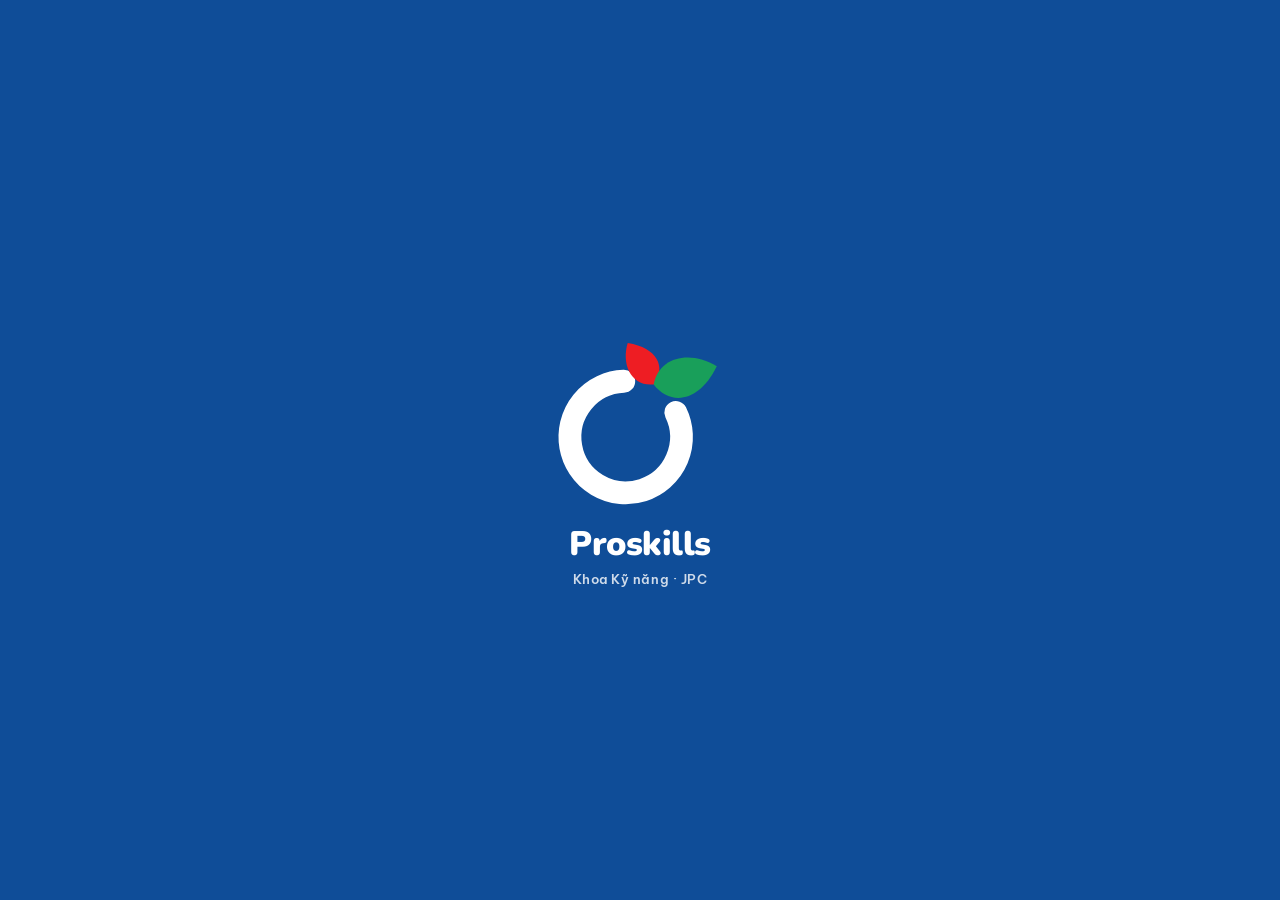
<file: index.html>
<!DOCTYPE html>
<html lang="vi">
<head>
<meta charset="utf-8">
<meta name="viewport" content="width=device-width, initial-scale=1, maximum-scale=1, user-scalable=no, viewport-fit=cover">
<title>Proskills · Khoa Kỹ năng JPC</title>
<meta name="description" content="Proskills: các khóa e-learning của Khoa Kỹ năng, JPC. Chọn module để học.">
<meta name="theme-color" content="#F6F4EE">
<!-- PS1.3.34: intro lần mở đầu trong ngày; tô nền xanh ngay từ đầu để không chớp trang chủ trước intro -->
<script>try{(function(){var d=new Date(),p=function(n){return(n<10?"0":"")+n},k=d.getFullYear()+"-"+p(d.getMonth()+1)+"-"+p(d.getDate());if(localStorage.getItem("ps.intro")!==k&&!/[?&](lich|go|m|thu)=/.test(location.search))document.documentElement.className+=" ps-intro";})();}catch(e){}</script>
<style>html.ps-intro,html.ps-intro body{background:#0F4D98!important}html.ps-intro #app{visibility:hidden}</style>
<meta name="apple-mobile-web-app-capable" content="yes">
<meta name="mobile-web-app-capable" content="yes">
<meta name="apple-mobile-web-app-status-bar-style" content="default">
<meta name="apple-mobile-web-app-title" content="Proskills">
<link rel="manifest" href="manifest.webmanifest">
<link rel="icon" type="image/png" sizes="192x192" href="icons/app-192.png">
<link rel="apple-touch-icon" href="icons/apple-touch-icon.png">
<link rel="stylesheet" href="core/core.css?v=PS1.3.57">
<link rel="stylesheet" href="hub/hub.css?v=PS1.3.57">
</head>
<body>
<main id="app" class="hub"></main>
<noscript><p style="padding:20px">Hãy bật JavaScript để học trên Proskills.</p></noscript>
<script src="config.js?v=PS1.3.57"></script>
<script src="core/core.js?v=PS1.3.57"></script>
<script src="core/pwa.js?v=PS1.3.57"></script>
<script src="core/shin.js?v=PS1.3.57"></script>
<script src="hub/avatar.js?v=PS1.3.57"></script>
<script src="hub/lich.js?v=PS1.3.57"></script>
<script src="hub/hub.js?v=PS1.3.57"></script>
</body>
</html>
</file>
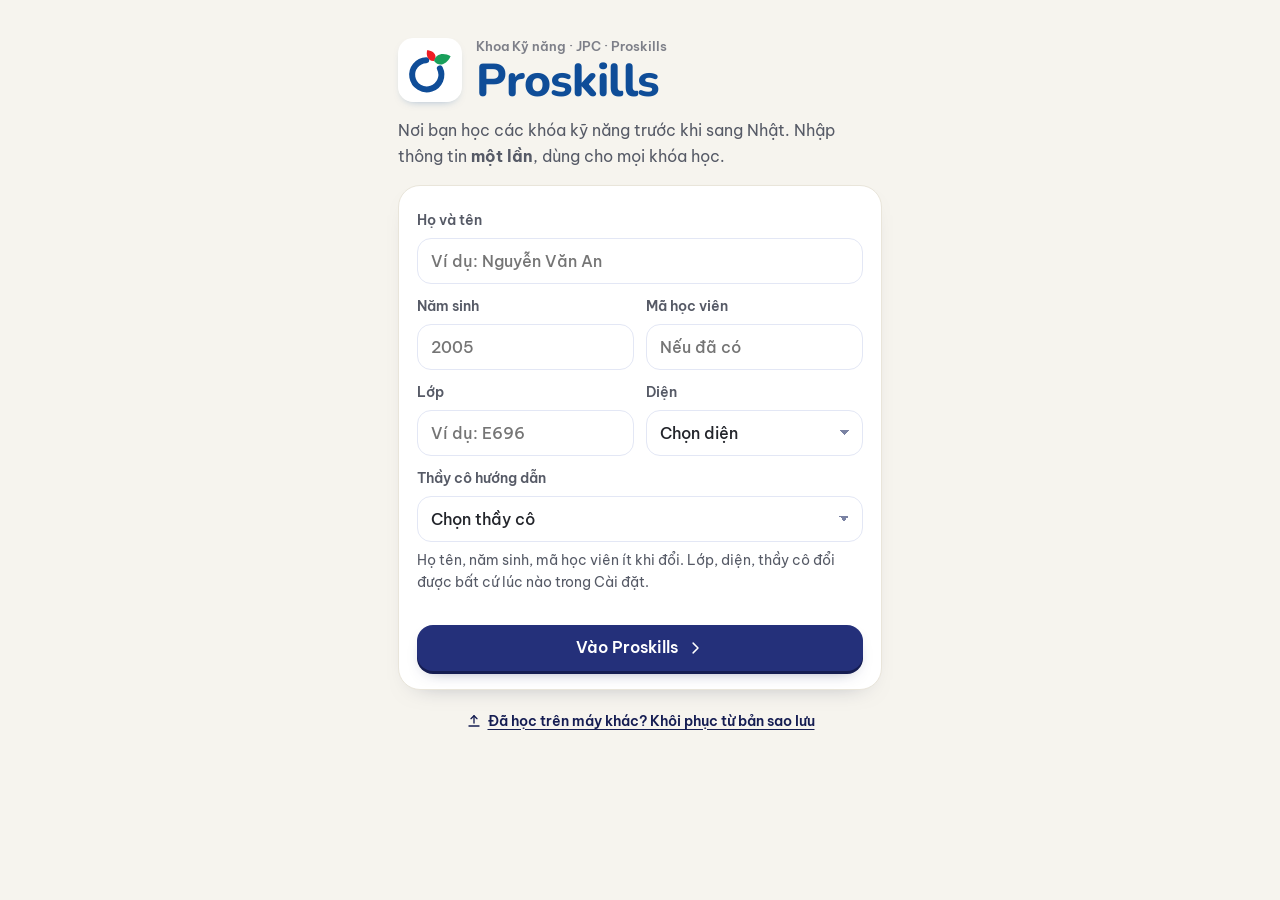
<file: cd01/index.html>
<!DOCTYPE html>
<html lang="vi">
<head>
<meta charset="utf-8">
<meta name="viewport" content="width=device-width, initial-scale=1, maximum-scale=1, user-scalable=no, viewport-fit=cover">
<title>Career Design 01 · Proskills</title>
<meta name="theme-color" content="#F4F6FE">
<meta name="color-scheme" content="light">
<meta name="apple-mobile-web-app-capable" content="yes">
<meta name="mobile-web-app-capable" content="yes">
<meta name="apple-mobile-web-app-status-bar-style" content="default">
<meta name="apple-mobile-web-app-title" content="Proskills">
<link rel="manifest" href="../manifest.webmanifest">
<link rel="icon" type="image/png" sizes="192x192" href="../icons/app-192.png">
<link rel="apple-touch-icon" href="../icons/apple-touch-icon.png">
<link rel="preconnect" href="https://fonts.googleapis.com">
<link rel="preconnect" href="https://fonts.gstatic.com" crossorigin>
<link rel="stylesheet" href="https://fonts.googleapis.com/css2?family=Be+Vietnam+Pro:wght@400;500;600;700;800&family=Noto+Sans+JP:wght@500;700&display=swap">
<!-- Thứ tự cố định: lõi chung trước, module sau -->
<link rel="stylesheet" href="../core/core.css?v=PS1.3.57">
<link rel="stylesheet" href="cd01.css?v=CD01.1.8">
</head>
<body>
<main id="app" aria-live="polite"></main>
<script src="../config.js?v=PS1.3.57"></script>
<script src="../core/core.js?v=PS1.3.57"></script>
<script src="../core/pwa.js?v=PS1.3.57"></script>
<!-- Module CD01: art.js (hình) → content.js (chữ) → engine.js (bộ máy) -->
<script src="art.js?v=CD01.1.8"></script>
<script src="content.js?v=CD01.1.8"></script>
<script src="engine.js?v=CD01.1.8"></script>
</body>
</html>
</file>
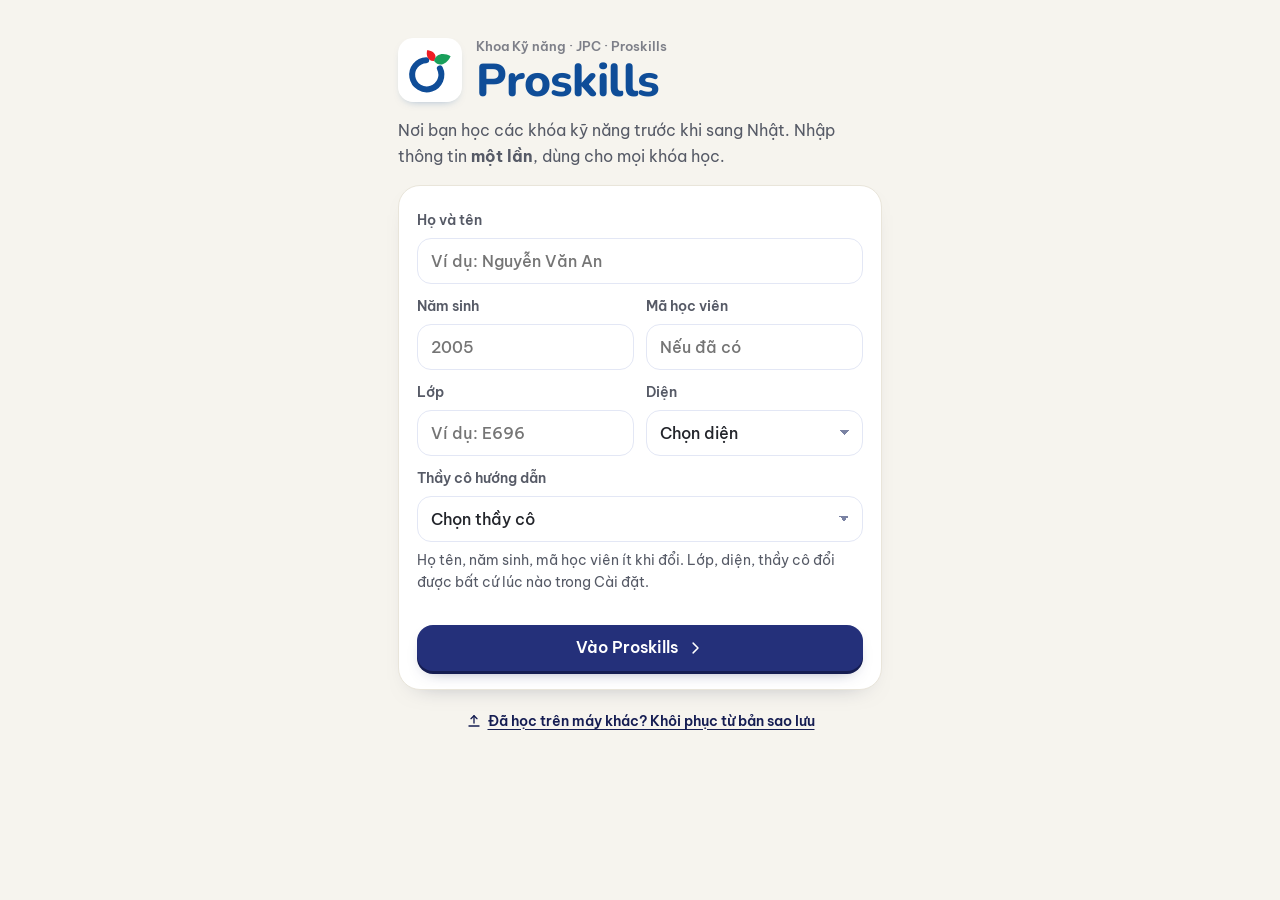
<file: cd02/index.html>
<!DOCTYPE html>
<html lang="vi">
<head>
<meta charset="utf-8">
<meta name="viewport" content="width=device-width, initial-scale=1, maximum-scale=1, user-scalable=no, viewport-fit=cover">
<title>Career Design 02 · Hải Đồ La Bàn · Proskills</title>
<meta name="theme-color" content="#FAF9F5">
<meta name="color-scheme" content="light">
<meta name="apple-mobile-web-app-capable" content="yes">
<meta name="mobile-web-app-capable" content="yes">
<meta name="apple-mobile-web-app-status-bar-style" content="default">
<meta name="apple-mobile-web-app-title" content="Proskills">
<link rel="manifest" href="../manifest.webmanifest">
<link rel="icon" type="image/png" sizes="192x192" href="../icons/app-192.png">
<link rel="apple-touch-icon" href="../icons/apple-touch-icon.png">
<link rel="preconnect" href="https://fonts.googleapis.com">
<link rel="preconnect" href="https://fonts.gstatic.com" crossorigin>
<link rel="stylesheet" href="https://fonts.googleapis.com/css2?family=Be+Vietnam+Pro:wght@400;500;600;700;800&display=swap">
<!-- Thứ tự cố định: lõi chung trước, module sau -->
<link rel="stylesheet" href="../core/core.css?v=PS1.3.57">
<link rel="stylesheet" href="cd02.css?v=CD02.3.13">
</head>
<body>
<main id="app" aria-live="polite"></main>
<script src="../config.js?v=PS1.3.57"></script>
<script src="../core/core.js?v=PS1.3.57"></script>
<script src="../core/pwa.js?v=PS1.3.57"></script>
<script src="../core/shin.js?v=PS1.3.57"></script>
<script src="../hub/avatar.js?v=PS1.3.57"></script>
<!-- Module CD02: art.js (hình) → content.js (chữ) → engine.js (bộ máy) -->
<script src="art.js?v=CD02.3.13"></script>
<script src="content.js?v=CD02.3.13"></script>
<script src="engine.js?v=CD02.3.13"></script>
</body>
</html>
</file>
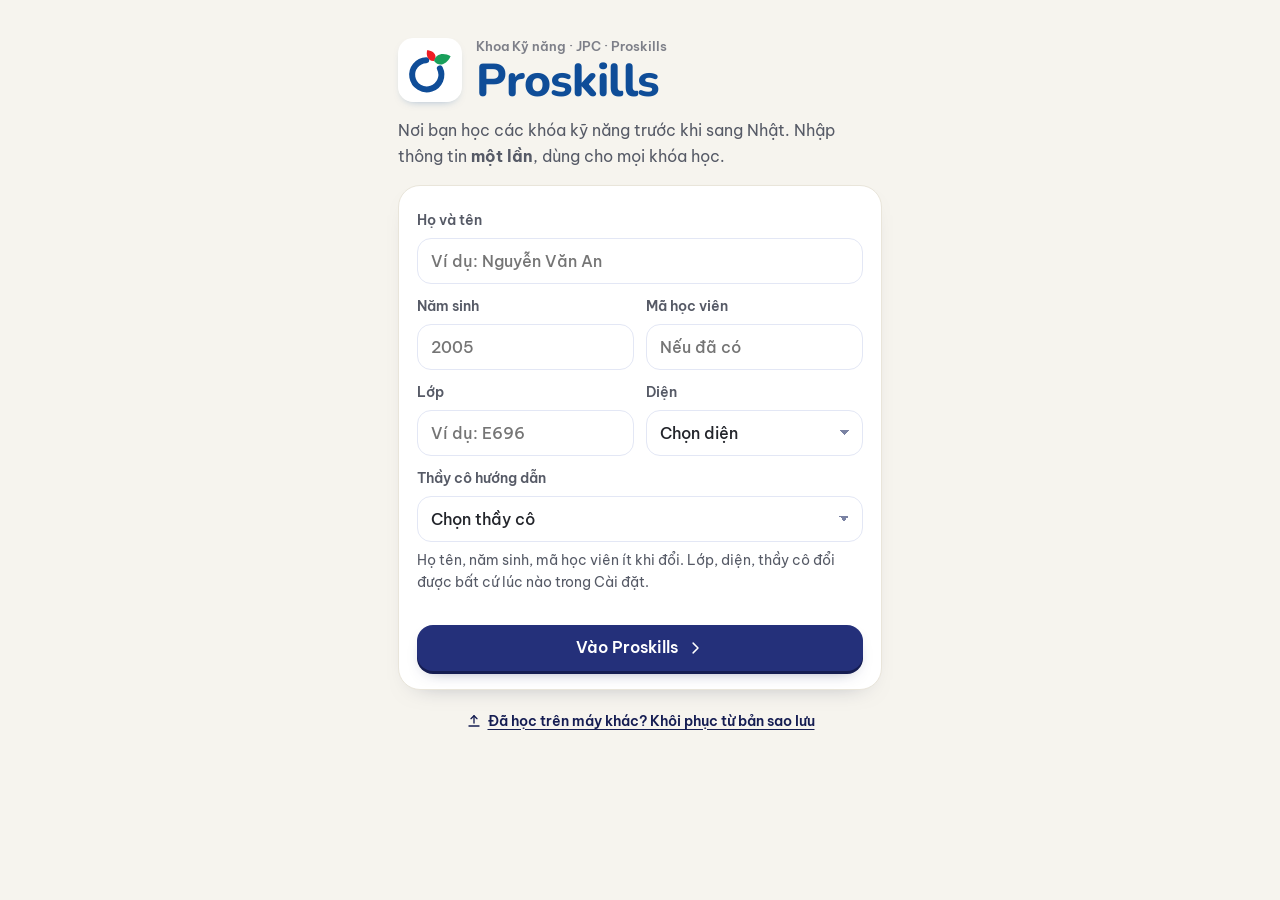
<file: mau/index.html>
<!DOCTYPE html>
<html lang="vi">
<head>
<meta charset="utf-8">
<meta name="viewport" content="width=device-width, initial-scale=1, maximum-scale=1, user-scalable=no, viewport-fit=cover">
<title>Module mẫu · Proskills</title>
<meta name="theme-color" content="#F4F6FE">
<meta name="apple-mobile-web-app-capable" content="yes">
<meta name="apple-mobile-web-app-title" content="Proskills">
<link rel="manifest" href="../manifest.webmanifest">
<link rel="apple-touch-icon" href="../icons/apple-touch-icon.png">
<link rel="stylesheet" href="https://fonts.googleapis.com/css2?family=Be+Vietnam+Pro:wght@400;500;600;700;800&family=Bricolage+Grotesque:opsz,wght@12..96,700;12..96,800&display=swap">
<!-- Thứ tự cố định cho mọi module: lõi chung trước, module sau -->
<link rel="stylesheet" href="../core/core.css?v=PS1.3.57">
<link rel="stylesheet" href="mau.css?v=1.0.1">
</head>
<body>
<main id="app"></main>
<script src="../config.js?v=PS1.3.57"></script>
<script src="../core/core.js?v=PS1.3.57"></script>
<script src="../core/pwa.js?v=PS1.3.57"></script>
<script src="mau.js?v=1.0.1"></script>
</body>
</html>
</file>
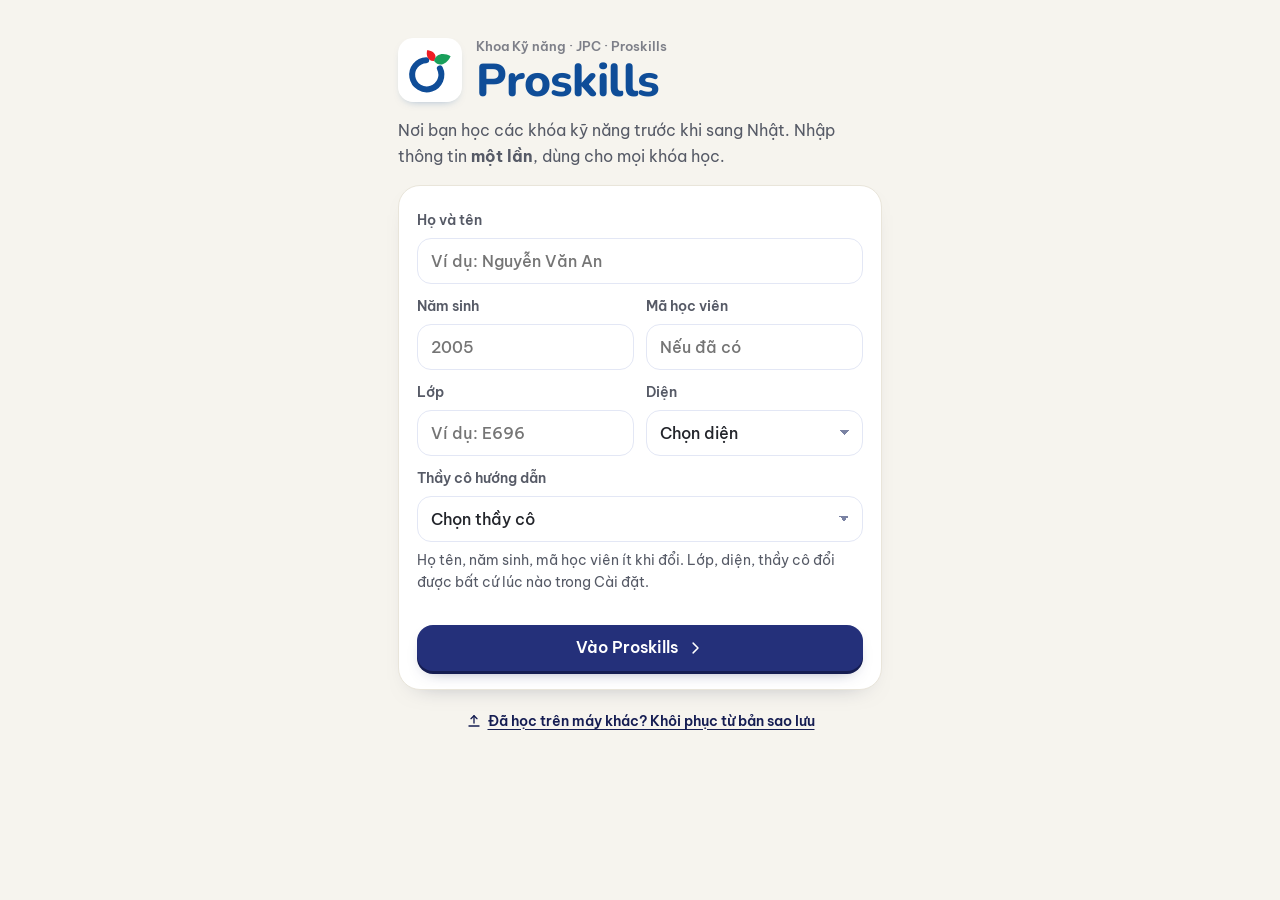
<file: routine/index.html>
<!doctype html>
<html lang="vi">
<head>
<meta charset="utf-8">
<meta name="viewport" content="width=device-width, initial-scale=1, maximum-scale=1, user-scalable=no, viewport-fit=cover">
<meta name="theme-color" content="#F9F9FF">
<!-- PS1.3.34: bỏ màn chào (nền xanh) của Shin Routine, vào thẳng app -->
<meta name="mobile-web-app-capable" content="yes">
<meta name="apple-mobile-web-app-capable" content="yes">
<meta name="apple-mobile-web-app-title" content="Proskills">
<title>Shin Routine · Proskills</title>
<meta name="description" content="Rèn luyện thói quen mỗi ngày với Shin. Ghi nhận, nhìn lại và lưu những điều đáng nhớ.">
<!-- PS1.3.26: một ứng dụng Proskills duy nhất (cài từ trang này cũng là cài Proskills) -->
<link rel="manifest" href="../manifest.webmanifest">
<link rel="icon" href="icon-192.png">
<link rel="apple-touch-icon" href="../icons/apple-touch-icon.png">
<link rel="stylesheet" href="../core/core.css?v=PS1.3.57">
<script src="../config.js?v=PS1.3.57"></script>
<script src="../core/core.js?v=PS1.3.57"></script>
<script src="../core/pwa.js?v=PS1.3.57"></script>
<script src="../core/shin.js?v=PS1.3.57"></script>
<script src="../hub/avatar.js?v=PS1.3.57"></script>
<script>if (window.PS) { window.PS_DEMO = PS.demoParam().on; if (!window.PS_DEMO && !PS.guard('routine')) window.PS_STOP = 1; }</script>
<link rel="stylesheet" href="styles/fonts39.css?v=M.Claude.3.4.0">
<link rel="stylesheet" href="styles/base.css?v=M.Claude.3.4.0">

<link rel="stylesheet" href="styles/components.css?v=M.Claude.3.4.0">

<link rel="stylesheet" href="styles/habits.css?v=M.Claude.3.4.0">

<script src="scripts/core.js?v=M.Claude.3.4.0" defer></script>

<script src="scripts/interface.js?v=M.Claude.3.4.0" defer></script>

<script src="scripts/habits.js?v=M.Claude.3.4.0" defer></script>

<script src="scripts/interaction.js?v=M.Claude.3.4.0" defer></script>

<script src="scripts/extensions.js?v=M.Claude.3.4.0" defer></script>

<link rel="stylesheet" href="styles/extensions.css?v=M.Claude.3.4.0">

<link rel="stylesheet" href="design-system.css?v=M.Claude.3.4.0">
<script src="design-system.js?v=M.Claude.3.4.0" defer></script>
<script src="scripts/how-visual.js?v=M.Claude.3.4.0" defer></script>
<script src="scripts/rules-v2.js?v=M.Claude.3.4.0" defer></script>
<script src="proskills.js?v=PS1.3.57" defer></script>
<script src="boot.js?v=M.Claude.3.4.0" defer></script>
</head>
<body id="shinTypographyRoot" class="m3-review m3-release">
<div id="app"></div>
<div class="toast" id="toast" role="status" aria-live="polite"></div>
<div id="printArea"></div>
<noscript>Bật JavaScript để mở Shin routine.</noscript>
</body>
</html>
</file>
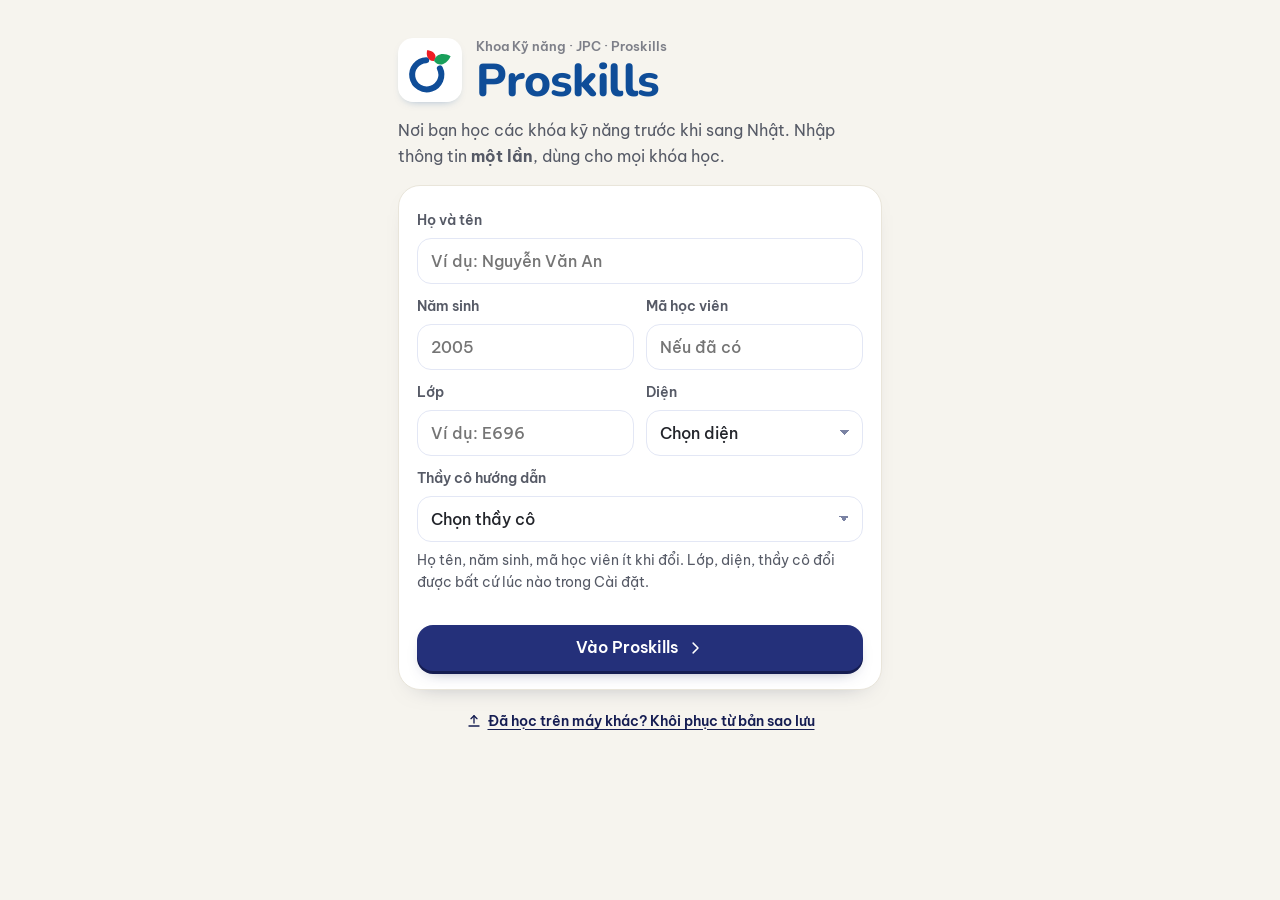
<file: tc01/index.html>
<!DOCTYPE html>
<html lang="vi">
<head>
<meta charset="utf-8">
<meta name="viewport" content="width=device-width, initial-scale=1, maximum-scale=1, user-scalable=no, viewport-fit=cover">
<title>Huấn luyện thể chất · Proskills</title>
<meta name="theme-color" content="#F4F7F5">
<meta name="color-scheme" content="light">
<meta name="apple-mobile-web-app-capable" content="yes">
<meta name="mobile-web-app-capable" content="yes">
<meta name="apple-mobile-web-app-status-bar-style" content="default">
<meta name="apple-mobile-web-app-title" content="Proskills">
<link rel="manifest" href="../manifest.webmanifest">
<link rel="icon" type="image/png" sizes="192x192" href="../icons/app-192.png">
<link rel="apple-touch-icon" href="../icons/apple-touch-icon.png">
<link rel="preconnect" href="https://fonts.googleapis.com">
<link rel="preconnect" href="https://fonts.gstatic.com" crossorigin>
<link rel="stylesheet" href="https://fonts.googleapis.com/css2?family=Be+Vietnam+Pro:wght@400;500;600;700;800&family=Noto+Sans+JP:wght@500;700&display=swap">
<!-- Thứ tự cố định: lõi chung trước, module sau -->
<link rel="stylesheet" href="../core/core.css?v=PS1.3.57">
<link rel="stylesheet" href="tc01.css?v=TC01.1.7">
</head>
<body>
<main id="app" aria-live="polite"></main>
<script src="../config.js?v=PS1.3.57"></script>
<script src="../core/core.js?v=PS1.3.57"></script>
<script src="../core/pwa.js?v=PS1.3.57"></script>
<!-- Module TC01: art.js (HLV Shin, hình động tác) → content.js (chữ) → engine.js (bộ máy) -->
<script src="art.js?v=TC01.1.7"></script>
<script src="content.js?v=TC01.1.7"></script>
<script src="yard.js?v=TC01.1.7"></script>
<script src="engine.js?v=TC01.1.7"></script>
</body>
</html>
</file>
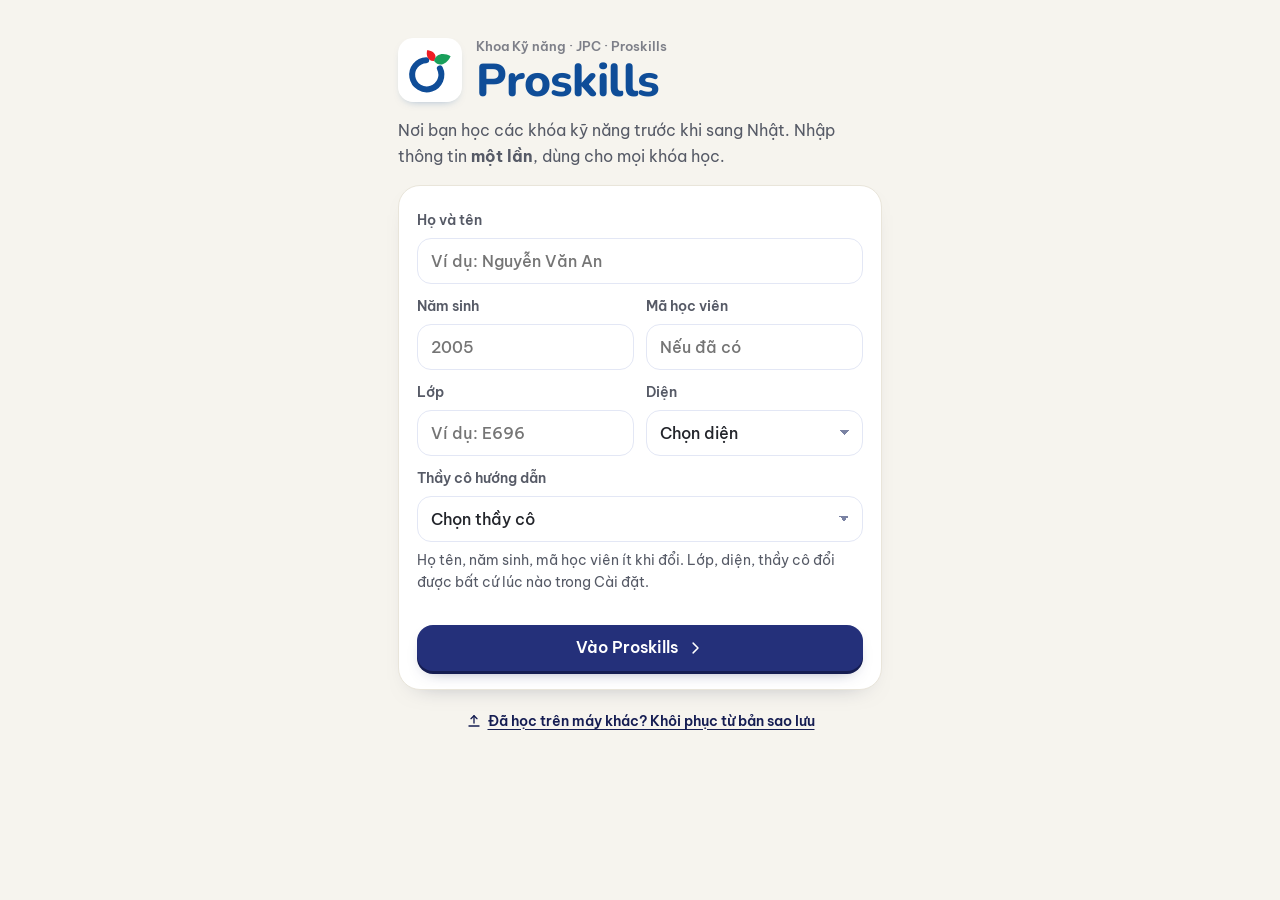
<file: tk/index.html>
<!DOCTYPE html>
<html lang="vi">
<head>
<meta charset="utf-8">
<meta name="viewport" content="width=device-width, initial-scale=1, maximum-scale=1, user-scalable=no, viewport-fit=cover">
<title>Nhật Bản Du Ký · Proskills</title>
<meta name="theme-color" content="#F4F6FE">
<meta name="color-scheme" content="light">
<meta name="apple-mobile-web-app-capable" content="yes">
<meta name="mobile-web-app-capable" content="yes">
<meta name="apple-mobile-web-app-status-bar-style" content="default">
<meta name="apple-mobile-web-app-title" content="Proskills">
<link rel="manifest" href="../manifest.webmanifest">
<link rel="icon" type="image/png" sizes="192x192" href="../icons/app-192.png">
<link rel="apple-touch-icon" href="../icons/apple-touch-icon.png">
<link rel="preconnect" href="https://fonts.googleapis.com">
<link rel="preconnect" href="https://fonts.gstatic.com" crossorigin>
<link rel="stylesheet" href="https://fonts.googleapis.com/css2?family=Be+Vietnam+Pro:wght@400;500;600;700;800&family=Bricolage+Grotesque:opsz,wght@12..96,600;12..96,700;12..96,800&family=M+PLUS+Rounded+1c:wght@500;700;800&display=swap">
<!-- Thứ tự cố định: lõi chung trước, module sau -->
<link rel="stylesheet" href="../core/core.css?v=PS1.3.57">
<link rel="stylesheet" href="tk.css?v=TK16.3">
</head>
<body>
<div id="nav"></div>
<main id="app" aria-live="polite"></main>
<div class="toast" id="toast" role="status"></div>
<script src="../config.js?v=PS1.3.57"></script>
<script src="../core/core.js?v=PS1.3.57"></script>
<script src="../core/pwa.js?v=PS1.3.57"></script>
<!-- Module TK: các tệp dùng chung biến toàn cục, giữ đúng thứ tự này -->
<script src="art.js?v=TK16.3"></script>
<script src="content.js?v=TK16.3"></script>
<script src="engine.js?v=TK16.3"></script>
<script src="steps.js?v=TK16.3"></script>
<script src="report.js?v=TK16.3"></script>
<script src="extras.js?v=TK16.3"></script>
<script src="notebook.js?v=TK16.3"></script>
<script src="actions.js?v=TK16.3"></script>
<script src="game-entry.js?v=TK16.3"></script>
</body>
</html>
</file>
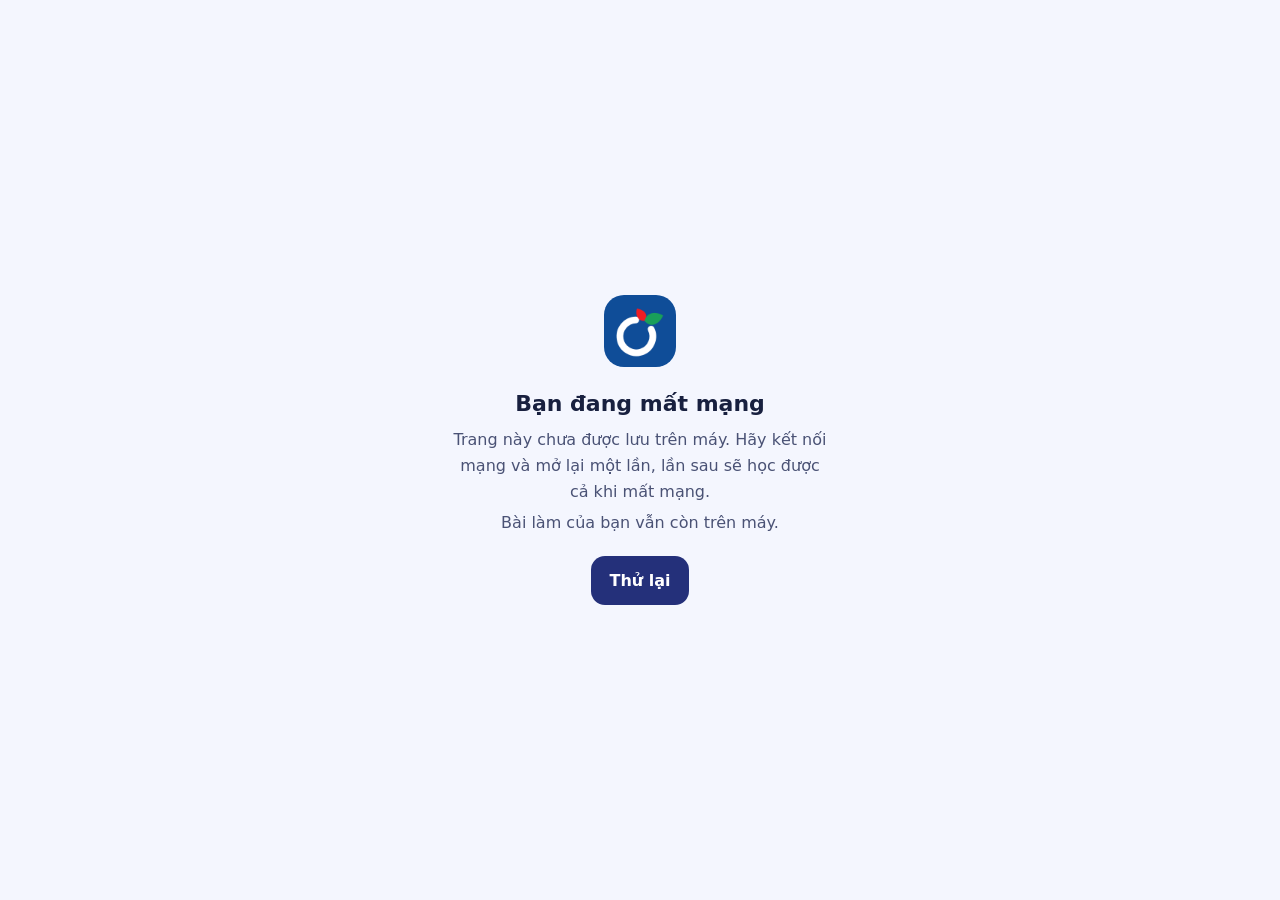
<file: offline.html>
<!DOCTYPE html>
<html lang="vi"><head><meta charset="utf-8"><meta name="viewport" content="width=device-width, initial-scale=1, maximum-scale=1, user-scalable=no, viewport-fit=cover"><title>Proskills · Mất mạng</title>
<style>body{margin:0;min-height:100vh;display:grid;place-items:center;background:#F4F6FE;color:#18203F;font:16px/1.6 system-ui,-apple-system,"Segoe UI",Roboto,sans-serif;padding:24px;box-sizing:border-box;text-align:center}
.b{max-width:380px}h1{font-size:22px;margin:12px 0 6px}p{color:#4A5275;margin:6px 0}a{display:inline-block;margin-top:14px;background:#24307A;color:#fff;text-decoration:none;font-weight:600;border-radius:14px;padding:12px 18px}</style></head>
<body><div class="b"><img src="icons/app-192.png" width="72" height="72" alt="" style="border-radius:20px">
<h1>Bạn đang mất mạng</h1><p>Trang này chưa được lưu trên máy. Hãy kết nối mạng và mở lại một lần, lần sau sẽ học được cả khi mất mạng.</p><p>Bài làm của bạn vẫn còn trên máy.</p><a href="./">Thử lại</a></div></body></html>
</file>
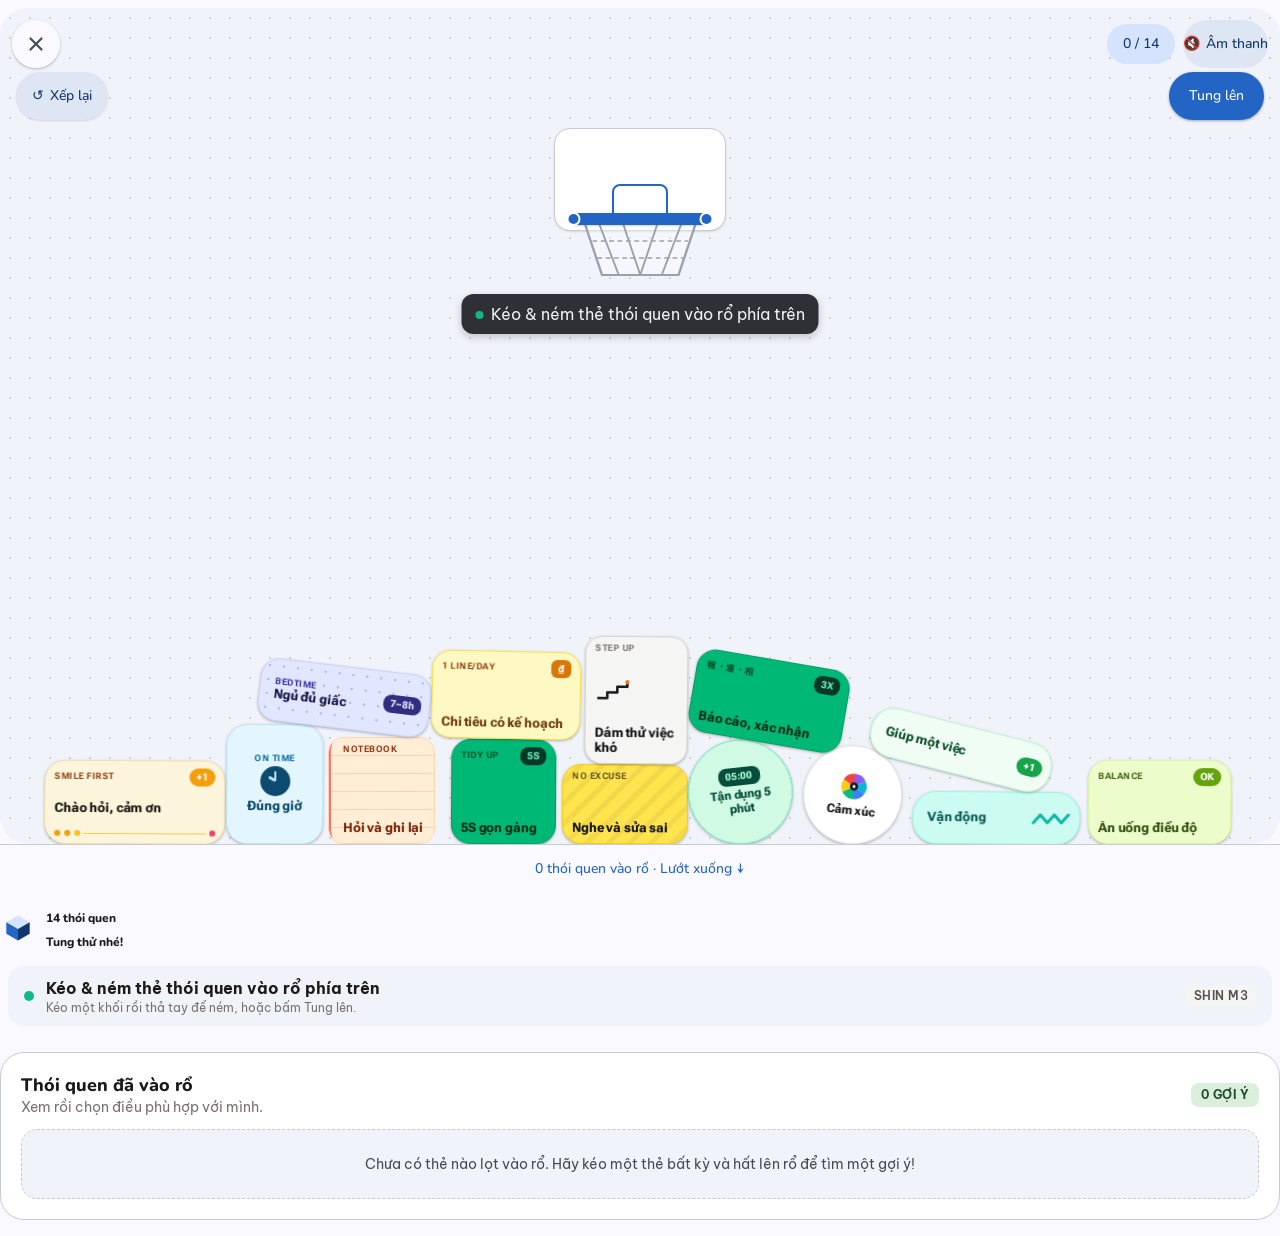
<file: routine/habit-game.html>
<!DOCTYPE html>
<html lang="vi">
<head>
  <meta charset="UTF-8" />
  <meta name="viewport" content="width=device-width, initial-scale=1, maximum-scale=1, user-scalable=no, viewport-fit=cover" />
  <style>/* PS1.3.34: dùng như app thật */html{overscroll-behavior:none;touch-action:pan-x pan-y;overflow-x:hidden}body{overscroll-behavior:none;-webkit-user-select:none;user-select:none;-webkit-touch-callout:none;-webkit-tap-highlight-color:transparent}input,textarea{-webkit-user-select:text;user-select:text}</style>
  <title>Tung thói quen · Shin routine</title>

  <!-- Tailwind CSS -->
  <link rel="stylesheet" href="assets/game/habit-game.css?v=M.Claude.3.4.0">

  <!-- Thư viện vật lý 2D Matter.js -->
  <script src="assets/game/matter-0.19.0.min.js?v=M.Claude.3.4.0"></script>

  <link rel="stylesheet" href="styles/fonts39.css?v=M.Claude.3.4.0">
  <style>
@font-face{font-family:'Roboto Flex';src:url('assets/fonts/roboto-flex-vietnamese.woff2') format('woff2');font-weight:100 1000;font-display:swap;unicode-range:U+0102-0103,U+0110-0111,U+0128-0129,U+0168-0169,U+01A0-01A1,U+01AF-01B0,U+0300-0301,U+0303-0304,U+0308-0309,U+0323,U+0329,U+1EA0-1EF9,U+20AB;}
@font-face{font-family:'Roboto Flex';src:url('assets/fonts/roboto-flex-latin.woff2') format('woff2');font-weight:100 1000;font-display:swap;unicode-range:U+0000-00FF,U+0131,U+0152-0153,U+02BB-02BC,U+02C6,U+02DA,U+02DC,U+0304,U+0308,U+0329,U+2000-206F,U+20AC,U+2122,U+2191,U+2193,U+2212,U+2215,U+FEFF,U+FFFD;}

    :root {
      --bg-page: #F6F5F0;
      --bg-table: #FAF9F5;
      --dot-color: #DFDDD4;
      --ink-primary: #18181B;
    }

    body {
      font-family: 'Be Vietnam Pro', 'Roboto Flex', -apple-system, BlinkMacSystemFont, sans-serif;
      background-color: var(--bg-page);
      color: var(--ink-primary);
      overscroll-behavior: none;
    }

    .font-mono-tag {
      font-family: ui-monospace, monospace;
      letter-spacing: 0.04em;
    }

    /* Mặt bàn Google Tabletop với họa tiết lưới chấm đặc trưng */
    .tabletop-surface {
      background-color: var(--bg-table);
      background-image: radial-gradient(var(--dot-color) 1.35px, transparent 1.35px);
      background-size: 20px 20px;
      box-shadow:
        0 24px 48px -16px rgba(24, 24, 27, 0.10),
        0 4px 12px -2px rgba(24, 24, 27, 0.04),
        inset 0 0 0 1px rgba(24, 24, 27, 0.07);
      touch-action: none;
      user-select: none;
      -webkit-user-select: none;
    }

    /* Thẻ / Khối vật lý Tabletop */
    .tt-widget {
      position: absolute;
      top: 0;
      left: 0;
      will-change: transform;
      pointer-events: none;
      box-shadow:
        0 3px 10px -2px rgba(24, 24, 27, 0.09),
        0 1px 2px rgba(24, 24, 27, 0.05);
      transition: box-shadow 0.16s ease, opacity 0.25s ease;
    }

    .tt-widget.is-grabbed {
      box-shadow:
        0 20px 32px -8px rgba(24, 24, 27, 0.24),
        0 8px 16px -4px rgba(24, 24, 27, 0.10),
        0 0 0 2px #18181B;
      z-index: 30;
    }

    /* Hiệu ứng rung lưới rổ khi ném lọt */
    @keyframes netSwish {
      0% { transform: scaleY(1) scaleX(1); }
      28% { transform: scaleY(1.28) scaleX(0.85); }
      62% { transform: scaleY(0.92) scaleX(1.06); }
      100% { transform: scaleY(1) scaleX(1); }
    }

    .net-swish-anim {
      transform-origin: top center;
      animation: netSwish 0.45s cubic-bezier(0.22, 1, 0.36, 1);
    }

    /* Hiệu ứng hạt màu Tabletop khi ghi điểm */
    @keyframes confettiBurst {
      0% {
        opacity: 1;
        transform: translate(0, 0) scale(1) rotate(0deg);
      }
      100% {
        opacity: 0;
        transform: translate(var(--dx), var(--dy)) scale(0.35) rotate(140deg);
      }
    }

    .tt-particle {
      position: absolute;
      width: 8px;
      height: 8px;
      border-radius: 3px;
      pointer-events: none;
      animation: confettiBurst 0.65s cubic-bezier(0.16, 1, 0.3, 1) forwards;
    }

    /* Lớp bắt sự kiện kéo thả */
    #interaction-layer {
      position: absolute;
      inset: 0;
      z-index: 20;
      cursor: grab;
      touch-action: none;
    }

    #interaction-layer:active {
      cursor: grabbing;
    }
  </style>
<style>html,body{margin:0;overscroll-behavior:contain}body{padding:12px!important;background:#F9F9FF}#court-wrapper{height:clamp(480px,70dvh,570px);border-radius:28px}#hud-banner{margin-bottom:10px}#hud-title,#hud-desc{white-space:normal;line-height:1.4}#hud-desc{font-size:12px}#selected-habits-list{max-height:none}.result14{padding:13px;border:1px solid #E0E4ED;border-radius:20px;background:#F9FAFF}.result14 b{font-size:16px;line-height:1.35}.result14 p{font-size:13px;line-height:1.5;margin:5px 0 8px;color:#525E70}.result14-actions{display:flex;flex-wrap:wrap;gap:6px}.result14 button{border:0;border-radius:22px;padding:10px 12px;min-height:44px;font-size:13px;font-weight:600;background:#E7EEFB;color:#204B88}.result14 button[data-action=choose]{background:#2265C5;color:white}.result14 button[data-action=return]{background:transparent;color:#687182}.result14-status{display:block;font-size:12px;color:#52714F;margin-bottom:7px}#empty-habits-msg{font-size:13px;line-height:1.5}#selected-count-badge{white-space:nowrap}#sound-toggle{min-width:44px;min-height:44px}#reset-btn,#toss-btn{min-height:44px}#court-wrapper{touch-action:none}#selected-habits-list{display:grid;gap:8px}button:focus-visible{outline:3px solid #2265C5;outline-offset:3px}@media(prefers-reduced-motion:reduce){.tt-particle{display:none}.net-swish-anim{animation:none}}</style>
<style>.game14-small-title{font-size:13px;line-height:1.4}#game14-results-jump{position:fixed;right:14px;bottom:14px;z-index:40;background:#2265C5;color:white;border:1px solid #fff6;border-radius:24px;min-height:44px;padding:10px 16px;font-size:14px;font-weight:600;box-shadow:0 3px 16px #183D702B}#game14-results-jump[hidden]{display:none}</style>
<link rel="stylesheet" href="design-system.css?v=M.Claude.3.4.0">
<link rel="stylesheet" href="design-game.css?v=M.Claude.3.4.0">
</head>
<body id="shinGame19" class="min-h-screen flex flex-col items-center py-5 px-3 sm:py-7 sm:px-4">

  <!-- Header mang phong cách Google CHƠI ĐỂ KHÁM PHÁ -->
  <header class="w-full max-w-[460px] flex items-center justify-between mb-3.5">
    <div class="flex items-center gap-2.5">
      <!-- Logo đa sắc 3D lấy cảm hứng từ Tabletop -->
      <svg class="w-9 h-9 shrink-0" viewBox="0 0 40 40" fill="none">
        <path d="M20 6L33 13.5L20 21L7 13.5L20 6Z" fill="#FBBF24"/>
        <path d="M7 13.5L20 21V34L7 26.5V13.5Z" fill="#60A5FA"/>
        <path d="M33 13.5L20 21V34L33 26.5V13.5Z" fill="#F472B6"/>
      </svg>
      <div>
        <b class="game14-small-title">14 thói quen<br>Tung thử nhé!</b>
      </div>
    </div>

  </header>

  <!-- Khu vực chính -->
  <main class="w-full max-w-[460px] flex flex-col items-center">

    <!-- Thanh hiển thị chi tiết thói quen khi chạm vào thẻ -->
    <div id="hud-banner" class="w-full mb-3 px-4 py-2.5 rounded-[22px] bg-white border border-stone-200/80 shadow-xs flex items-center justify-between gap-3 min-h-[52px]">
      <div class="flex items-center gap-3 min-w-0">
        <span id="hud-badge" class="w-2.5 h-2.5 rounded-full bg-emerald-500 shrink-0"></span>
        <div class="min-w-0">
          <div id="hud-title" class="text-xs sm:text-sm font-extrabold text-stone-900 truncate">
            Kéo & ném thẻ thói quen vào rổ phía trên
          </div>
          <div id="hud-desc" class="text-[11px] text-stone-500 truncate">
            Kéo một khối rồi thả tay để ném, hoặc bấm Tung lên.
          </div>
        </div>
      </div>
      <span id="hud-tag" class="font-mono-tag shrink-0 px-2 py-0.5 rounded-md bg-stone-100 text-stone-600 text-[10px] font-semibold uppercase">
        SHIN M3
      </span>
    </div>

    <!-- Mặt Bàn Vật Lý Google Tabletop + Rổ Bóng Rổ -->
    <div id="court-wrapper" class="relative w-full h-[500px] sm:h-[560px] rounded-[38px] tabletop-surface overflow-hidden">

      <!-- M3.3.33: điều khiển nổi trên sân (sân tràn màn hình) -->
      <button id="game33-close" type="button" aria-label="Đóng" class="game33-ctl"><svg viewBox="0 0 24 24" width="22" height="22" aria-hidden="true"><path d="M6 6l12 12M18 6L6 18" stroke="currentColor" stroke-width="2.4" stroke-linecap="round"/></svg></button>
      <div class="game33-top-right">
        <button type="button" title="Xem gợi ý đã vào rổ" id="score-pill" class="px-3.5 py-2 rounded-full bg-stone-900 text-white text-xs font-extrabold shadow-xs">
        0 / 14
      </button>
        <button id="sound-toggle" type="button" class="px-3.5 py-2 rounded-full bg-white hover:bg-stone-50 active:scale-95 text-xs font-bold text-stone-800 border border-stone-200/90 shadow-xs flex items-center gap-1.5 transition cursor-pointer">
        <span id="sound-icon">🔊</span>
        <span class="hidden sm:inline">Âm thanh</span>
      </button>
      </div>
      <div id="hud-toast" class="game33-toast" aria-hidden="true"></div>

      <!-- Nút Làm mới ở góc trên bên trái -->
      <button id="reset-btn" type="button" class="absolute top-4 left-4 z-30 px-3.5 py-2 rounded-full bg-white/95 hover:bg-white active:scale-95 text-xs font-bold text-stone-700 shadow-sm border border-stone-200/90 transition cursor-pointer flex items-center gap-1.5">
        <span>↺</span>
        <span>Xếp lại</span>
      </button>

      <!-- Nút Tung lên (Xáo trộn) chuẩn phong cách Tabletop ở góc trên bên phải -->
      <button id="toss-btn" type="button" class="absolute top-4 right-4 z-30 px-4 py-2 rounded-full bg-white/95 hover:bg-white active:scale-95 text-xs font-extrabold text-stone-900 shadow-sm border border-stone-200/90 transition cursor-pointer">
        Tung lên
      </button>

      <!-- LỚP 1 (Phía sau thẻ): Bảng rổ tối giản kiểu Tabletop -->
      <div id="hoop-backboard" class="absolute pointer-events-none z-[5] flex flex-col items-center justify-end" style="transform: translateX(-50%);">
        <div class="w-full h-full rounded-[22px] bg-white/90 backdrop-blur-xs border border-stone-300/90 shadow-xs flex flex-col items-center justify-end pb-2.5">
          <!-- Ô mục tiêu cam trên bảng rổ -->
          <div class="w-14 h-9 border-[2.5px] border-orange-500 rounded-md"></div>
        </div>
      </div>

      <!-- LỚP 2 (Giữa): 20 Thẻ Thói Quen Vật Lý -->
      <div id="items-container" class="absolute inset-0 z-[10] pointer-events-none"></div>

      <!-- LỚP 3 (Phía trước thẻ): Vành rổ & Lưới rổ -->
      <div id="hoop-foreground" class="absolute pointer-events-none z-[18] flex flex-col items-center" style="transform: translateX(-50%);">
        <div class="w-full h-3 rounded-full bg-gradient-to-r from-orange-600 via-orange-500 to-orange-600 shadow-sm border border-orange-700/30 relative">
          <span class="absolute -left-1 top-1/2 -translate-y-1/2 w-3.5 h-3.5 rounded-full bg-orange-600 border-2 border-white"></span>
          <span class="absolute -right-1 top-1/2 -translate-y-1/2 w-3.5 h-3.5 rounded-full bg-orange-600 border-2 border-white"></span>
        </div>
        <svg id="hoop-net-svg" class="w-[86%] h-14 -mt-0.5 overflow-visible" viewBox="0 0 100 56" preserveAspectRatio="none">
          <path d="M 4 2 L 18 52 L 82 52 L 96 2" fill="rgba(255,255,255,0.32)" stroke="#A8A29E" stroke-width="2" stroke-linejoin="round"/>
          <path d="M 16 2 L 32 52 M 36 2 L 50 52 M 64 2 L 50 52 M 84 2 L 68 52" stroke="#A8A29E" stroke-width="1.6" stroke-linecap="round"/>
          <path d="M 10 18 L 90 18 M 14 35 L 86 35" stroke="#A8A29E" stroke-width="1.5" stroke-dasharray="4 3"/>
        </svg>
      </div>

      <!-- Lớp hạt hiệu ứng -->
      <div id="fx-layer" class="absolute inset-0 z-[22] pointer-events-none"></div>

      <!-- Lớp nhận tương tác kéo & ném -->
      <div id="interaction-layer"></div>
    </div>
    <button type="button" id="game14-results-jump" aria-label="Xem thói quen đã vào rổ"></button>

    <!-- Danh Sách Thói Quen Đã Ném Trúng Rổ Để Rèn Luyện -->
    <section class="w-full mt-4 bg-white rounded-[30px] border border-stone-200/80 shadow-xs p-4 sm:p-5">
      <div class="flex items-center justify-between mb-3">
        <div>
          <h2 class="text-sm font-extrabold text-stone-900">Thói quen đã vào rổ</h2>
          <p class="text-[11px] text-stone-500">Xem rồi chọn điều phù hợp với mình.</p>
        </div>
        <span id="selected-count-badge" class="font-mono-tag px-2.5 py-1 rounded-full bg-emerald-100 text-emerald-900 text-[11px] font-bold">
          0 GỢI Ý
        </span>
      </div>

      <!-- Trạng thái trống -->
      <div id="empty-habits-msg" class="py-6 px-4 rounded-2xl bg-[#FAF9F5] border border-dashed border-stone-200 text-center text-xs text-stone-400">
        Chưa có thẻ nào lọt vào rổ. Hãy kéo một thẻ bất kỳ và hất lên rổ để tìm một gợi ý!
      </div>

      <!-- Danh sách thẻ đã chọn -->
      <div id="selected-habits-list" class="grid grid-cols-1 gap-2 pr-0.5"></div>
    </section>

  </main>

  <script src="assets/game/habit-game.js?v=M.Claude.3.4.0"></script>
</body>
</html>
<script>document.addEventListener('DOMContentLoaded',function(){var main=document.querySelector('main'),head=document.querySelector('body>header');if(main&&head)main.appendChild(head);});</script><style>html,body,button,input,.font-mono-tag{font-family:'Be Vietnam Pro','Roboto Flex',Arial,sans-serif}h1,h2,h3,.game14-small-title{font-family:'Nunito','Be Vietnam Pro',sans-serif;font-weight:800}body{padding:0 0 16px!important}main{display:flex;flex-direction:column}main>header{order:1;margin-top:12px}#court-wrapper{order:0;height:calc(100vh - 48px);height:calc(100dvh - 48px);border-radius:0}#hud-banner{order:2}main>section{order:3}main>header,#hud-banner,main>section{width:calc(100% - 16px)}.game14-small-title{font-size:13px}#court-wrapper .tt-widget{font-family:'Roboto Flex',Arial,sans-serif}</style>
</file>
<file: core/core.css>
/* =========================================================
   PROSKILLS · LÕI CHUNG (core.css)
   Kiểu cho phần dùng chung: thẻ Cài đặt chuẩn, hộp thoại, thông báo, nút.
   Mọi lớp bắt đầu bằng "ps-" để không đụng kiểu của module.
   Dùng màu của module qua biến --c, --c-d, --c-t (có giá trị dự phòng).
   ========================================================= */
.ps-ic{flex:none;display:inline-block;vertical-align:middle}
.ps-lock{overflow:hidden}

/* ---- nút ---- */
.ps-btn{position:relative;display:inline-flex;align-items:center;justify-content:center;gap:8px;font:600 15.5px/1.25 var(--f,"Be Vietnam Pro",system-ui,-apple-system,"Segoe UI",Roboto,sans-serif);
  background:var(--c,#24307A);color:#fff;border:0;border-radius:16px;padding:13px 18px;cursor:pointer;text-decoration:none;
  box-shadow:0 3px 0 var(--c-d,#151D52),0 8px 18px -12px rgba(21,29,82,.8);transition:transform .18s cubic-bezier(.32,.72,0,1),box-shadow .18s;-webkit-tap-highlight-color:transparent}
.ps-btn:active{transform:translateY(2px);box-shadow:0 1px 0 var(--c-d,#151D52)}
.ps-btn--sm{font-size:14.5px;padding:10px 14px;border-radius:14px}
.ps-btn--soft{background:var(--c-t,#ECEEFA);color:var(--c-d,#151D52);box-shadow:0 3px 0 var(--c-t2,#D8DCF2)}
.ps-btn--go{background:var(--ps-go,#F4B63B);color:#3B2A00;box-shadow:0 3px 0 #C98A12,0 8px 18px -12px rgba(201,138,18,.9)}
.ps-btn--danger{background:#C8372D;color:#fff;box-shadow:0 3px 0 #8E241D}
.ps-btn--dangersoft{background:#FDECE8;color:#B23A28;box-shadow:0 3px 0 #F6C3B9}
.ps-btn:disabled{background:#C3C8DB;box-shadow:0 3px 0 #AEB4CB;cursor:not-allowed}
.ps-btnrow{display:flex;flex-wrap:wrap;gap:10px;margin:10px 0 4px}
.ps-link{display:inline-flex;align-items:center;gap:6px;border:0;background:none;color:var(--c-d,#151D52);font:600 14px/1.4 var(--f,system-ui);text-decoration:underline;text-underline-offset:3px;padding:6px 0;cursor:pointer}
.ps-small{font-size:13.5px;line-height:1.6;color:var(--ink-2,#4A5275);margin:8px 0}
.ps-warn{font-size:13.5px;color:#B23A28;background:#FDECE8;border-radius:12px;padding:8px 12px}

/* ---- ô nhập ---- */
.ps-form{display:grid;gap:12px;margin:6px 0}
.ps-form label{display:grid;gap:6px;font-size:13.5px;font-weight:600;color:var(--ink-2,#4A5275)}
.ps-row2{display:grid;grid-template-columns:1fr 1fr;gap:12px}
.ps-inp{width:100%;box-sizing:border-box;font:500 16px/1.4 var(--f,system-ui);color:var(--ink,#18203F);background:#fff;border:1.5px solid var(--rule,#E3E7F5);border-radius:14px;padding:11px 13px;-webkit-appearance:none;appearance:none}
select.ps-inp{background-image:linear-gradient(45deg,transparent 50%,#7A82A3 50%),linear-gradient(135deg,#7A82A3 50%,transparent 50%);background-position:calc(100% - 18px) 50%,calc(100% - 13px) 50%;background-size:5px 5px;background-repeat:no-repeat;padding-right:32px}
.ps-inp:focus{outline:none;border-color:var(--c,#24307A);box-shadow:0 0 0 3px var(--c-t,#ECEEFA)}

/* ---- thẻ Cài đặt chuẩn ---- */
.ps-set{display:grid;gap:8px}
.ps-homebtn{display:grid;grid-template-columns:40px 1fr auto;align-items:center;gap:12px;width:100%;text-align:left;background:var(--c,#24307A);color:#fff;border:0;border-radius:18px;padding:12px 14px;cursor:pointer;box-shadow:0 3px 0 var(--c-d,#151D52);font-family:inherit;margin-bottom:6px}
.ps-homebtn>.ps-ic:first-child{width:40px;height:40px;padding:9px;box-sizing:border-box;border-radius:12px;background:rgba(255,255,255,.18)}
.ps-homebtn b{display:block;font-size:15.5px}
.ps-homebtn small{display:block;font-size:12.5px;opacity:.85;font-weight:500}
.ps-homebtn:active{transform:translateY(2px);box-shadow:0 1px 0 var(--c-d,#151D52)}
.ps-srow{background:#fff;border:1px solid var(--rule,#E3E7F5);border-radius:16px;overflow:hidden}
.ps-srow__h{display:grid;grid-template-columns:34px 1fr auto 16px;align-items:center;gap:10px;width:100%;border:0;background:transparent;padding:12px 14px;text-align:left;font:inherit;color:var(--ink,#18203F);cursor:pointer}
.ps-srow--sw .ps-srow__h{grid-template-columns:34px 1fr auto;cursor:default}
.ps-srow__h>b{font-size:15px;font-weight:600}
.ps-srow__ic{width:34px;height:34px;border-radius:10px;display:grid;place-items:center;background:var(--c-t,#ECEEFA);color:var(--c-d,#151D52)}
.ps-srow__st{font-size:13px;color:var(--muted,#7A82A3);max-width:46vw;white-space:nowrap;overflow:hidden;text-overflow:ellipsis}
.ps-srow__h>.ps-ic:last-child{color:var(--muted,#7A82A3);transition:transform .25s}
.ps-srow__b{display:none;padding:2px 16px 16px;border-top:1px dashed var(--rule,#E3E7F5)}
.ps-srow.open .ps-srow__b{display:block;animation:psIn .35s cubic-bezier(.32,.72,0,1)}
.ps-srow.open .ps-srow__h>.ps-ic:last-child{transform:rotate(90deg)}
.ps-srow--danger .ps-srow__ic{background:#FDECE8;color:#B23A28}
.ps-srow--danger .ps-srow__h>b{color:#B23A28}
.ps-fixed{display:grid;grid-template-columns:1fr 1fr 1fr;gap:8px;margin:12px 0 2px}
.ps-fixed>div{background:var(--bg,#F4F6FE);border-radius:12px;padding:8px 10px;min-width:0}
.ps-fixed small{display:block;font-size:11.5px;color:var(--muted,#7A82A3)}
.ps-fixed b{display:block;font-size:14px;overflow:hidden;text-overflow:ellipsis;white-space:nowrap}
.ps-fixed>div:first-child{grid-column:1/-1}
.ps-sw{position:relative;width:50px;height:30px;border-radius:999px;border:0;background:#C9CEE0;cursor:pointer;transition:background .2s;padding:0}
.ps-sw i{position:absolute;top:3px;left:3px;width:24px;height:24px;border-radius:50%;background:#fff;box-shadow:0 2px 4px rgba(0,0,0,.2);transition:transform .25s cubic-bezier(.32,.72,0,1)}
.ps-sw.on{background:var(--ok,#14A874)}
.ps-sw.on i{transform:translateX(20px)}
/* PS1.3.36 · Cỡ chữ Vừa / Lớn: nút chọn 2 ô */
.ps-seg{display:inline-flex;background:#ECEEF4;border-radius:999px;padding:3px;gap:2px;flex:none}
.ps-seg button{border:0;background:none;border-radius:999px;padding:0 14px;height:30px;font:700 14px/1 inherit;font-family:inherit;color:var(--muted,#6B7088);cursor:pointer;-webkit-tap-highlight-color:transparent}
.ps-seg button[data-v="l"]{font-size:16px}
.ps-seg button.on{background:#fff;color:var(--ink,#23252B);box-shadow:0 1px 3px rgba(20,30,60,.18)}
.ps-ver{text-align:center;font-size:12px;color:var(--muted,#7A82A3);margin:10px 0 4px}

/* ---- hộp thoại ---- */
.ps-ov{position:fixed;inset:0;z-index:120;display:flex;align-items:center;justify-content:center;padding:18px;background:rgba(18,24,52,.55);-webkit-backdrop-filter:blur(4px);backdrop-filter:blur(4px);animation:psFade .35s ease}
.ps-ov__box{width:100%;max-width:430px;max-height:calc(100vh - 36px);overflow:auto;background:#fff;border-radius:26px;padding:22px 20px 18px;text-align:left;box-shadow:0 30px 80px -30px rgba(18,24,52,.6);animation:psPop .4s cubic-bezier(.32,.72,0,1);box-sizing:border-box}
.ps-ov__box--wide{max-width:560px}
.ps-ov__ic{width:52px;height:52px;border-radius:16px;display:grid;place-items:center;background:var(--c-t,#ECEEFA);color:var(--c-d,#151D52);margin-bottom:10px}
.ps-ov__t{font:700 21px/1.25 var(--h,var(--f,system-ui));margin:0 0 6px;color:var(--ink,#18203F);letter-spacing:-.01em}
.ps-ov__b{font-size:15px;line-height:1.6;color:var(--ink-2,#4A5275)}
.ps-ov__b p{margin:6px 0}
.ps-ov__btns{display:flex;flex-direction:column;gap:10px;margin-top:16px}
.ps-ov__btns .ps-btn{width:100%}
.ps-chks{display:grid;gap:8px;margin:10px 0}
.ps-chk{display:flex;gap:12px;align-items:flex-start;background:var(--bg,#F4F6FE);border-radius:14px;padding:10px 12px;cursor:pointer}
.ps-chk input{width:20px;height:20px;margin:2px 0 0;accent-color:var(--c,#24307A);flex:none}
.ps-chk b{display:block;font-size:14.5px;color:var(--ink,#18203F)}
.ps-chk small{display:block;font-size:12.5px;color:var(--muted,#7A82A3)}

/* ---- thông báo ---- */
.ps-toast{position:fixed;left:50%;bottom:calc(18px + env(safe-area-inset-bottom,0px));transform:translate(-50%,20px);opacity:0;pointer-events:none;z-index:140;background:var(--ink,#18203F);color:#fff;border-radius:18px;padding:11px 16px;font-size:14.5px;line-height:1.45;max-width:min(92vw,460px);box-sizing:border-box;transition:opacity .3s,transform .4s cubic-bezier(.32,.72,0,1);box-shadow:0 14px 34px -14px rgba(18,24,52,.7)}
.ps-toast.show{opacity:1;transform:translate(-50%,0)}

@keyframes psIn{from{opacity:0;transform:translateY(-4px)}to{opacity:1;transform:none}}
@keyframes psFade{from{opacity:0}to{opacity:1}}
@keyframes psPop{from{opacity:0;transform:translateY(14px) scale(.97)}to{opacity:1;transform:none}}
@media (prefers-reduced-motion:reduce){.ps-ov,.ps-ov__box,.ps-srow.open .ps-srow__b{animation:none}.ps-toast,.ps-btn,.ps-sw i{transition:none}}
@media (max-width:360px){.ps-row2{grid-template-columns:1fr}}

/* ---- cài ứng dụng, cập nhật ---- */
.ps-steps{margin:8px 0;padding-left:20px;font-size:14.5px;line-height:1.7}
.ps-steps li{margin:3px 0}
.ps-update{position:fixed;left:50%;transform:translateX(-50%);bottom:calc(16px + env(safe-area-inset-bottom,0px));z-index:130;display:flex;align-items:center;gap:10px;background:var(--ink,#18203F);color:#fff;border-radius:999px;padding:8px 8px 8px 16px;font-size:14px;box-shadow:0 14px 34px -14px rgba(18,24,52,.7);white-space:nowrap}
.ps-update button{border:0;border-radius:999px;font:600 14px/1 var(--f,system-ui);padding:9px 14px;background:#F4B63B;color:#3B2A00;cursor:pointer}
.ps-update .ps-update__x{background:transparent;color:#fff;padding:6px}

/* ---- Shin Routine: khối gợi ý thẻ thói quen trong các khóa (PS1.3.26) ---- */
.ps-rt{margin:14px 0 0;padding:14px;border-radius:20px;border:1px solid #CFE0F7;background:linear-gradient(180deg,#F3F8FF,#E9F1FD);color:#18203F;font-family:var(--f,"Be Vietnam Pro",system-ui,sans-serif)}
.ps-rt__hd{display:grid;grid-template-columns:40px 1fr;gap:10px;align-items:center;margin-bottom:10px}
.ps-rt__shin{width:40px;height:40px;border-radius:12px;background:#2265C5;display:block}
.ps-rt__hd>div>b{display:block;font-size:15.5px;line-height:1.3}
.ps-rt__hd>div>small{display:block;font-size:13px;line-height:1.45;color:#4A5275;margin-top:2px}
.ps-rt__l{display:grid;gap:8px}
.ps-rt__it{display:grid;grid-template-columns:22px 1fr auto;gap:10px;align-items:center;padding:10px 10px 10px 12px;border-radius:14px;background:#fff;border:1px solid #D6E3F5;text-decoration:none;color:inherit;-webkit-tap-highlight-color:transparent}
.ps-rt__it:active{transform:scale(.985)}
.ps-rt__mk{width:20px;height:20px;border-radius:50%;border:2px solid #B9C7DD;box-sizing:border-box;display:grid;place-items:center;color:#fff}
.ps-rt__it.is-on .ps-rt__mk{border:0;background:#2E9E6B}
.ps-rt__n b{display:block;font-size:14.5px;font-weight:600;line-height:1.35}
.ps-rt__n small{display:block;font-size:12px;color:#2E7D5B;font-weight:600}
.ps-rt__go{display:inline-flex;align-items:center;gap:3px;white-space:nowrap;font-size:13px;font-weight:700;color:#1F57AE}
.ps-rt__ft{margin:9px 2px 0;font-size:12.5px;line-height:1.5;color:#5B6488}
@media (prefers-reduced-motion:reduce){.ps-rt__it:active{transform:none}}

/* ---- PS1.3.34 · dùng như app thật (mọi trang Proskills đều nạp core.css) ----
   Không bôi đen chữ, nút; không kéo để tải lại; không phóng to; không lướt ngang cả trang.
   Ô nhập vẫn chọn chữ được. Khu cần cử chỉ riêng (canvas, băng chuyền) tự đặt touch-action của mình. */
html{overflow-x:hidden;overscroll-behavior:none;touch-action:pan-x pan-y;-webkit-text-size-adjust:100%;text-size-adjust:100%}
body{overscroll-behavior:none;overflow-x:clip;-webkit-user-select:none;user-select:none;-webkit-touch-callout:none;-webkit-tap-highlight-color:transparent}
input,textarea,select,[contenteditable],[contenteditable] *,.ps-sel,.ps-sel *{-webkit-user-select:text;user-select:text;-webkit-touch-callout:default}
img,svg,a{-webkit-user-drag:none}

/* màn "đang mở khóa học" (bấm thẻ khóa ở trang chủ) */
.ps-going{position:fixed;inset:0;z-index:300;display:flex;flex-direction:column;align-items:center;justify-content:center;gap:14px;background:var(--gc,#0F4D98);color:#fff;opacity:0;animation:psGoIn .22s ease-out forwards;font:700 17px/1.3 var(--f,"Be Vietnam Pro",system-ui,sans-serif);text-align:center;padding:24px}
.ps-going small{display:block;font-size:12.5px;font-weight:600;letter-spacing:.08em;opacity:.8}
.ps-going i{display:flex;gap:7px}
.ps-going i b{width:10px;height:10px;border-radius:50%;background:#fff;opacity:.35;animation:psDot 1s ease-in-out infinite}
.ps-going i b:nth-child(2){animation-delay:.15s}.ps-going i b:nth-child(3){animation-delay:.3s}
@keyframes psGoIn{to{opacity:1}}
@keyframes psDot{0%,100%{opacity:.35;transform:translateY(0)}40%{opacity:1;transform:translateY(-6px)}}
@media (prefers-reduced-motion:reduce){.ps-going{animation:none;opacity:1}.ps-going i b{animation:none;opacity:.8}}

/* ---- PS1.3.54 · chấm lưu bài (PS.saveMark): xanh = đã lưu trên máy, đỏ = chưa lưu được. Nhỏ, không chớp.
   Gắn vào nút Sổ tay của mọi khóa, ảnh đại diện trang chủ và nút Sổ tay của Shin Routine. ---- */
html.ps-sv [data-act="nb"],html.ps-sv-err [data-act="nb"],html.ps-sv .hbar__av,html.ps-sv-err .hbar__av,html.ps-sv #gear,html.ps-sv-err #gear{position:relative}
html.ps-sv [data-act="nb"]::after,html.ps-sv .hbar__av::after,html.ps-sv #gear::after,
html.ps-sv-err [data-act="nb"]::after,html.ps-sv-err .hbar__av::after,html.ps-sv-err #gear::after{content:"";position:absolute;right:1px;bottom:1px;width:8px;height:8px;border-radius:50%;background:#2E9D5B;box-shadow:0 0 0 2px #fff;pointer-events:none}
html.ps-sv-err [data-act="nb"]::after,html.ps-sv-err .hbar__av::after,html.ps-sv-err #gear::after{background:#E5484D}
/* hộp "Bài làm đã lưu" cuối Tổng quan (PS.savedHTML) */
.ps-saved{display:grid;grid-template-columns:34px 1fr;gap:10px;align-items:center;margin:14px 0 4px;padding:11px 12px;border-radius:16px;background:#EAF3EE;color:#23302A;font-family:var(--f,"Be Vietnam Pro",system-ui,sans-serif);text-align:left}
.ps-saved__ic{width:34px;height:34px;border-radius:50%;background:#2E9D5B;color:#fff;display:grid;place-items:center}
.ps-saved b{display:block;font-size:14.5px;line-height:1.35}
.ps-saved small{display:block;font-size:12.5px;line-height:1.45;color:#4D5A53}
.ps-saved--err{background:#FDECEC}.ps-saved--err .ps-saved__ic{background:#E5484D}
/* thẻ có bản mới (pwa.js) */
.ps-upd{position:fixed;left:12px;right:12px;bottom:calc(14px + env(safe-area-inset-bottom,0px));z-index:130;max-width:400px;margin:0 auto;background:#fff;color:#18203F;border-radius:24px;padding:14px 14px 10px;box-shadow:0 18px 44px -18px rgba(18,24,52,.55),0 0 0 1px rgba(18,24,52,.06);font-family:var(--f,"Be Vietnam Pro",system-ui,sans-serif);animation:psUpdIn .35s cubic-bezier(.22,.9,.24,1)}
.ps-upd__h{display:flex;align-items:center;gap:10px;margin-bottom:12px}.ps-upd__h img{border-radius:10px;flex:none}.ps-upd__h b{font-size:16.5px}
.ps-upd__b{display:grid;grid-template-columns:1.4fr 1fr;gap:8px}.ps-upd__b .ps-btn{width:100%;justify-content:center}
.ps-upd__n{margin:8px 2px 0;font-size:12.5px;color:#6B7183}
@keyframes psUpdIn{from{transform:translateY(16px);opacity:0}to{transform:none;opacity:1}}
@media (prefers-reduced-motion:reduce){.ps-upd{animation:none}}
/* Cài đặt · Học được khi không có internet */
.ps-offbar{display:block;height:7px;border-radius:9px;background:#E8EBF2;overflow:hidden;margin:4px 0 10px}.ps-offbar i{display:block;height:100%;border-radius:9px;background:#2E9D5B;transition:width .4s}

/* ---- PS1.3.55 · Thanh điều hướng chung trong khóa (ý 25): ‹ về một cấp | tên màn | Sổ tay ---- */
.psnav{position:fixed;top:calc(10px + env(safe-area-inset-top,0px));left:0;right:0;z-index:30;pointer-events:none;transition:transform .3s cubic-bezier(.32,.72,0,1),opacity .3s}
.psnav--hide{transform:translateY(-130%);opacity:0}
.psnav__in{position:relative;box-sizing:border-box;max-width:560px;height:56px;margin:0 auto;padding:0 20px;display:flex;align-items:center;gap:8px}
.psnav__in::before{content:"";position:absolute;inset:0 12px;border-radius:20px;background:rgba(255,255,255,.95);box-shadow:0 1px 0 rgba(20,24,60,.05),0 6px 18px -10px rgba(20,24,60,.35);-webkit-backdrop-filter:blur(8px);backdrop-filter:blur(8px)}
.psnav__in>*{position:relative;pointer-events:auto}
.psnav__bk{flex:none;display:inline-flex;align-items:center;gap:2px;max-width:55%;height:40px;padding:0 14px 0 8px;border:0;border-radius:999px;background:var(--c-t,#ECEEFA);color:var(--c-d,#151D52);font:700 14.5px/1 var(--f,"Be Vietnam Pro",system-ui,sans-serif);cursor:pointer;-webkit-tap-highlight-color:transparent;transition:transform .15s}
.psnav__bk span{overflow:hidden;white-space:nowrap;text-overflow:ellipsis}
.psnav__t{flex:1 1 auto;min-width:0;overflow:hidden;white-space:nowrap;text-overflow:ellipsis;font:700 15px/1.2 var(--f,"Be Vietnam Pro",system-ui,sans-serif);color:var(--ink,#18203F)}
.psnav__x{flex:none;width:40px;height:40px;border:0;border-radius:12px;background:transparent;color:var(--c-d,#151D52);display:grid;place-items:center;cursor:pointer}
.psnav__nb{flex:none;width:42px;height:40px;border:0;border-radius:12px;background:var(--c-t,#ECEEFA);color:var(--c-d,#151D52);display:grid;place-items:center;cursor:pointer;-webkit-tap-highlight-color:transparent;transition:transform .15s}
.psnav__bk:active,.psnav__nb:active,.psnav__x:active{transform:scale(.94)}
.psnav__dot{position:absolute;top:5px;right:6px;width:8px;height:8px;border-radius:50%;background:#E5484D;box-shadow:0 0 0 2px #fff}
@media (min-width:900px){.psnav__in{max-width:620px}}
@media (prefers-reduced-motion:reduce){.psnav{transition:none}}
</file>
<file: hub/hub.css>
/* =========================================================
   PROSKILLS · TRANG CHỦ (hub.css)
   Màu chủ đạo trang chủ: chàm đậm + vàng nhấn. Mỗi module giữ màu riêng (--mc).
   ========================================================= */
:root{
  --c:#24307A; --c-d:#151D52; --c-t:#ECEEFA; --c-t2:#D8DCF2;
  --y:#F4B63B; --y-d:#C98A12; --y-t:#FFF5DC;
  --ink:#18203F; --ink-2:#4A5275; --muted:#7A82A3; --rule:#E3E7F5; --bg:#F4F6FE;
  --ok:#14A874; --ok-t:#E2F7EE;
  --fire:#FF7A1A; --fire-t:#FFEDE0; --xp:#E09A00; --xp-t:#FFF3D1; --ins:#7656D9; --ins-t:#EFEAFD;
  --f:"Be Vietnam Pro",system-ui,-apple-system,"Segoe UI",Roboto,sans-serif;
  --h:"Bricolage Grotesque","Be Vietnam Pro",system-ui,sans-serif;
  --ease:cubic-bezier(.32,.72,0,1);
}
*{box-sizing:border-box}
html{-webkit-text-size-adjust:100%;text-size-adjust:100%}
body{margin:0;font:400 16px/1.6 var(--f);color:var(--ink);background:var(--bg);
  background-image:radial-gradient(circle at 100% 0,rgba(244,182,59,.16),transparent 42%),radial-gradient(circle at 0 0,rgba(36,48,122,.10),transparent 40%);
  background-attachment:fixed;min-height:100vh;padding:env(safe-area-inset-top,0) 0 env(safe-area-inset-bottom,0);transition:opacity .18s}
body.leaving{opacity:.4}
button{font-family:inherit}
.wrap{max-width:720px;margin:0 auto;padding:0 18px 40px}
.card{background:#fff;border-radius:22px;border:1px solid var(--rule);box-shadow:0 10px 26px -20px rgba(24,32,63,.5);padding:18px}
.hub-wide{width:100%;margin-top:6px}
.enter>*{animation:up .6s var(--ease) both;animation-delay:calc(var(--i,0)*.08s)}
@keyframes up{from{opacity:0;transform:translateY(14px)}to{opacity:1;transform:none}}

/* ---- chào mừng ---- */
.onb{max-width:520px;margin:0 auto;padding:max(28px,env(safe-area-inset-top)) 18px 40px}
.onb__brand{display:flex;align-items:center;gap:14px;margin:8px 0 14px}
.onb__brand small{display:block;font-size:12.5px;color:var(--muted);font-weight:600}
.onb__brand h1{font:800 clamp(34px,10vw,46px)/1 var(--h);margin:2px 0 0;letter-spacing:-.02em;color:#0F4D98}
.onb__lead{font-size:16px;color:var(--ink-2);margin:0 0 16px}
.onb__err{color:#B23A28;font-size:14px;font-weight:600;min-height:1em;margin:4px 0}
.onb__restore{display:flex;margin:16px auto 0}

/* ---- thanh trên ---- */
.hbar{position:sticky;top:0;z-index:20;display:flex;justify-content:space-between;align-items:center;gap:10px;width:100%;margin:0;
  padding:10px max(14px,calc(50% - 346px));background:transparent;transition:background .25s,box-shadow .25s}
.hbar.is-scrolled{background:rgba(244,246,254,.9);-webkit-backdrop-filter:blur(14px) saturate(1.4);backdrop-filter:blur(14px) saturate(1.4);box-shadow:0 1px 0 rgba(227,231,245,.9)}
.hbar__brand{display:flex;align-items:center;gap:9px}
.hbar__brand b{font:800 21px/1 var(--h);color:var(--c);letter-spacing:-.01em}
.hbar__btns{display:flex;gap:6px}
.hbar__btn{display:inline-flex;align-items:center;gap:6px;height:40px;padding:0 12px;border-radius:999px;border:1px solid var(--rule);background:#fff;color:var(--c-d);font-size:13.5px;font-weight:600;cursor:pointer;box-shadow:0 4px 12px -8px rgba(24,32,63,.35);-webkit-appearance:none;appearance:none;-webkit-tap-highlight-color:transparent}
.hbar__btn:active{transform:translateY(1px)}
.ps-installed .hub-install{display:none}
.hbar__btn{white-space:nowrap}
@media (max-width:440px){.hub-install span{display:none}.hub-install{width:40px;padding:0;justify-content:center}}
@media (max-width:340px){.hbar__btn span{display:none}.hbar__btn{width:40px;padding:0;justify-content:center}}

/* ---- nhắc sao lưu ---- */
.nudge{display:grid;grid-template-columns:22px 1fr;gap:6px 10px;align-items:start;background:var(--y-t);border:1px solid #F3DFA9;border-radius:18px;padding:12px 14px;margin:0 0 6px;color:#6B4C00}
.nudge p{margin:0;font-size:14px;line-height:1.5}
.nudge .ps-btn{grid-column:2;justify-self:start}
.nudge--warn{background:#FDECE8;border-color:#F6C3B9;color:#8E241D}

/* ---- chip thẻ Shin (dùng trong khối Shin Routine, PS1.3.28) ---- */
.rt-chip{display:inline-flex;align-items:center;gap:5px;max-width:100%;padding:4px 10px 4px 6px;border-radius:999px;background:#fff;border:1px solid #D6E3F5;font-size:12.5px;font-weight:600;color:var(--ink-2)}
.rt-chip i{width:14px;height:14px;border-radius:50%;flex:none;border:2px solid #B9C7DD;box-sizing:border-box}
.rt-chip--y i{border:0;background:#2E9E6B url("data:image/svg+xml,%3Csvg xmlns='http://www.w3.org/2000/svg' viewBox='0 0 14 14'%3E%3Cpath d='M3.6 7.2 6 9.5l4.4-4.6' fill='none' stroke='%23fff' stroke-width='2' stroke-linecap='round' stroke-linejoin='round'/%3E%3C/svg%3E") center/14px no-repeat}
.rt-chip--p i{border-color:#2E9E6B;background:linear-gradient(90deg,#2E9E6B 50%,#fff 50%)}
.rt-chip--n i,.rt-chip--x i{border-color:#C9CFDC;background:#E9ECF3}
/* ---- thẻ module ---- */
.sec{font:700 20px/1.2 var(--h);margin:20px 2px 10px;letter-spacing:-.01em}
.mcard__code{display:inline-block;font-size:11px;font-weight:700;letter-spacing:.08em;color:var(--md);background:var(--mt);border-radius:7px;padding:1px 7px}
.hfoot{text-align:center;font-size:12px;color:var(--muted);margin:26px 0 0;line-height:1.7}

/* ---- cổng ---- */
.gate__q{font-weight:700;color:var(--ink);font-size:16.5px;background:var(--c-t);border-radius:14px;padding:10px 14px;margin:6px 0 12px}
.gate__err{color:#B23A28;font-weight:600;font-size:14px;min-height:1em;margin:8px 0 0}
.shake{animation:shake .4s}
@keyframes shake{20%,60%{transform:translateX(-6px)}40%,80%{transform:translateX(6px)}}

/* ---- tấm Cài đặt ---- */
.sheet{position:fixed;inset:0;z-index:100;background:var(--bg);overflow:auto;-webkit-overflow-scrolling:touch;animation:sheetIn .45s var(--ease)}
.sheet__in{max-width:640px;margin:0 auto;padding:max(14px,env(safe-area-inset-top)) 16px 40px}
.sheet__top{display:flex;justify-content:space-between;align-items:center;margin:6px 0 12px}
.sheet__top h2{font:800 26px/1.1 var(--h);margin:0;letter-spacing:-.015em}
.sheet__x{width:42px;height:42px;border-radius:50%;border:1px solid var(--rule);background:#fff;display:grid;place-items:center;cursor:pointer;color:var(--ink)}
@media (min-width:700px){.sheet{inset:4vh auto auto 50%;transform:translateX(-50%);width:680px;height:92vh;border-radius:24px;box-shadow:0 0 0 100vmax rgba(18,24,52,.45),0 30px 80px -30px rgba(18,24,52,.6)}}
@keyframes sheetIn{from{opacity:0;transform:translateY(30px)}to{opacity:1;transform:none}}
@media (min-width:700px){@keyframes sheetIn{from{opacity:0;transform:translate(-50%,30px)}to{opacity:1;transform:translateX(-50%)}}}
@media (prefers-reduced-motion:reduce){.enter>*,.sheet,.shake{animation:none}.kc__bar i{transition:none}}

/* ---- PS1.3.13 · Lịch học (thẻ dưới banner) ---- */
/* PS1.3.27: hộp Lịch học dùng tông xanh lá nhẹ của TC01 (#348A5F) cho nút và biểu tượng */
.lc{--c:#348A5F;--c-d:#286853;--c-t:#EBF3EF;--c-t2:#D3E7DC}
.lc{background:#fff;border:1px solid var(--rule);border-radius:22px;padding:14px 14px 10px;margin:0 0 12px;box-shadow:0 1px 2px rgba(24,32,63,.04),0 14px 30px -22px rgba(24,32,63,.42)}
.lc-top{display:flex;justify-content:space-between;align-items:center;margin:0 2px 10px}
.lc-top>b{display:inline-flex;align-items:center;gap:7px;font:700 17px/1.2 var(--h);color:var(--ink)}
.lc-top>b .ps-ic{color:var(--c)}
.lc-edit{display:inline-flex;align-items:center;gap:5px;border:1px solid var(--rule);background:#fff;color:var(--c-d);border-radius:999px;padding:6px 12px;font-size:13px;font-weight:600;cursor:pointer;-webkit-tap-highlight-color:transparent}
.lc-week{display:grid;grid-template-columns:repeat(5,1fr);gap:6px}
.lc-day{display:grid;justify-items:center;gap:5px;padding:8px 0 9px;border-radius:14px;border:1px solid var(--rule);background:#F8F9FE;cursor:pointer;color:var(--ink-2);-webkit-tap-highlight-color:transparent;transition:background .2s,border-color .2s,transform .15s}
.lc-day small{font-size:13px;font-weight:700;line-height:1}
.lc-day:active{transform:translateY(1px)}
.lc-day.is-today small{color:var(--c)}
.lc-day.is-today{border-color:#BFDCCB}
.lc-day.is-sel{background:var(--c);border-color:var(--c);color:#fff;box-shadow:0 2px 0 var(--c-d)}
.lc-day.is-sel small{color:#fff}
.lc-dots{display:flex;gap:3px;height:7px}
.lc-dots i{width:7px;height:7px;border-radius:50%;display:block}
.lc-day.is-sel .lc-dots i{box-shadow:0 0 0 1.5px #fff}
.lc-dots .lc-dot0{background:#DDE1EF}
.lc-day.is-sel .lc-dots .lc-dot0{background:rgba(255,255,255,.35);box-shadow:none}
.lc-dh{margin:12px 2px 6px;font-size:13px;font-weight:700;color:var(--muted);letter-spacing:.02em}
.lc-list{display:grid;gap:7px}
.lc-it{display:grid;grid-template-columns:54px 1fr auto;gap:10px;align-items:center;padding:9px 10px 9px 4px;border-radius:14px;background:var(--lt);position:relative;overflow:hidden} /* phẳng, không viền trái */
.lc-tm{display:grid;text-align:center;line-height:1.15;padding-left:6px}
.lc-tm b{font:700 15px/1.2 var(--f);color:var(--ink)}
.lc-tm small{font-size:11.5px;color:var(--muted)}
.lc-tx{min-width:0;display:grid;line-height:1.3}
.lc-tx b{font-size:15px;font-weight:700;color:var(--ink)}
.lc-tx small{font-size:12.5px;color:var(--ink-2)}
.lc-st{font-size:11.5px;font-weight:700;border-radius:999px;padding:3px 8px;white-space:nowrap}
.lc-st--on{background:var(--ok);color:#fff}
.lc-st--soon{background:#fff;color:#B5650C;border:1px solid #F3D3A6}
.lc-st--done{background:rgba(255,255,255,.7);color:var(--muted)}
.lc-none{margin:0;padding:10px 12px;border-radius:14px;background:#F6F7FC;font-size:14px;color:var(--ink-2)}
.lc-exp{display:flex;align-items:center;gap:8px;width:100%;margin:10px 0 0;padding:10px 12px;border-radius:14px;border:1px dashed #BFDCCB;background:var(--c-t);color:var(--c-d);font-size:14px;font-weight:600;cursor:pointer;text-align:left}
.lc-nhac{display:flex;align-items:center;gap:9px;width:100%;margin:8px 0 0;padding:10px 4px 10px 2px;border:0;border-top:1px solid var(--rule);background:none;color:var(--ink-2);font-size:14px;cursor:pointer;text-align:left}
.lc-nhac span{flex:1}.lc-nhac b{color:var(--ink)}
.lc-nhac>.ps-ic:first-child{color:var(--c)}
.lc-oden{display:flex;align-items:center;gap:8px;padding:9px 2px 4px;border-top:1px solid var(--rule);color:var(--ink-2);font-size:13.5px;text-decoration:none}
.lc-oden b{color:var(--c)}
.lc-oden .ps-ic{color:var(--c);flex:none}
.lc--empty .lc-hd{display:grid;grid-template-columns:44px 1fr;gap:12px;align-items:center;margin-bottom:12px}
.lc--empty .lc-hd b{font:700 17px/1.25 var(--h)}
.lc--empty .lc-hd p{margin:2px 0 0;font-size:13.5px;line-height:1.45;color:var(--ink-2)}
.lc-ic{width:44px;height:44px;border-radius:14px;display:grid;place-items:center;color:#fff;background:linear-gradient(155deg,#589F7C,var(--c));box-shadow:0 6px 14px -8px var(--c)}
.lc-wide{width:100%}
.lc--empty .lc-nhac{margin-top:10px}

/* tấm Lịch của tôi */
.lc-sec{background:#fff;border:1px solid var(--rule);border-radius:20px;padding:14px;margin:0 0 12px}
.lc-sec h3{font:700 17px/1.25 var(--h);margin:0 0 4px}
.lg{display:grid;grid-template-columns:44px repeat(5,1fr);gap:4px;margin-top:10px}
.lg-c{min-width:0}
.lg-h{text-align:center;font-size:12.5px;font-weight:700;color:var(--muted);padding-bottom:2px}
.lg-ca{display:grid;align-content:center;line-height:1.1}
.lg-ca b{font-size:12.5px;color:var(--ink)}
.lg-ca small{font-size:10.5px;color:var(--muted)}
.lg-cell{height:46px;border-radius:11px;border:1px dashed #D3D8EC;background:#FAFBFE;display:grid;place-items:center;align-content:center;gap:0;padding:0;cursor:pointer;color:#B5BCD6;font-size:18px;line-height:1;-webkit-tap-highlight-color:transparent}
.lg-cell i{font-style:normal}
.lg-cell.is-on{border:1.5px solid var(--lc);background:var(--lt);color:var(--lc)}
.lg-cell.is-on b{font-size:12.5px;line-height:1.1}
.lg-cell.is-on small{font-size:9.5px;color:var(--ink-2);margin-top:2px;white-space:nowrap}
.lg-cell:active{transform:scale(.96)}
.lg-leg{display:flex;flex-wrap:wrap;gap:4px 12px;margin-top:10px;font-size:12px;color:var(--ink-2)}
.lg-leg i{display:inline-block;width:8px;height:8px;border-radius:50%;margin-right:5px;vertical-align:1px}
.lc-chips{display:flex;flex-wrap:wrap;gap:7px;margin:6px 0 10px}
.lc-chip{border:1.5px solid var(--rule);background:#fff;border-radius:999px;padding:8px 13px;font-size:14px;font-weight:600;color:var(--ink-2);cursor:pointer;-webkit-tap-highlight-color:transparent}
.lc-chip.is-sel{background:var(--c);border-color:var(--c);color:#fff}
.lc-chip--m.is-sel{background:var(--lc);border-color:var(--lc)}
.lc-dlg-t{margin:-4px 0 10px;text-align:center;font-size:14px;color:var(--muted)}
.lc-dlg{text-align:left}
.lc-warn{color:#B23A28;font-size:13.5px;font-weight:600;min-height:1em;margin:0}
.lc-howto{background:#F6F7FC;border-radius:12px;padding:8px 10px}
.lc-det{margin-top:8px;font-size:14px}
.lc-det summary{cursor:pointer;color:var(--c-d);font-weight:600;padding:4px 0}
.lc-glink{display:flex;align-items:center;gap:6px;padding:8px 0;border-bottom:1px solid var(--rule);color:var(--ink);text-decoration:none;font-size:13.5px}
.lc-glink .ps-ic{color:var(--c);flex:none}
.lc-oden--big{background:#fff;border:1px solid var(--rule);border-radius:16px;padding:12px 14px;font-size:14px}

/* ---- PS1.3.13 · thẻ hướng dẫn (cao bằng nửa thẻ khóa) ---- */
.glist{display:grid;gap:10px;margin-top:12px}
@media (min-width:700px){.glist{grid-template-columns:1fr 1fr}}
.gcard{display:grid;grid-template-columns:44px 1fr auto;gap:12px;align-items:center;padding:12px 14px;border-radius:20px;border:1px solid var(--rule);text-decoration:none;color:var(--ink);
  background:radial-gradient(220px 120px at 100% 0,var(--mt),rgba(255,255,255,0) 72%),#fff;box-shadow:0 1px 2px rgba(24,32,63,.04),0 12px 26px -22px rgba(24,32,63,.42)}
.gcard__ic{width:44px;height:44px;border-radius:14px;display:grid;place-items:center;color:#fff;background:linear-gradient(155deg,var(--ml),var(--mc) 60%,var(--md));box-shadow:inset 0 1px 0 rgba(255,255,255,.35),0 6px 14px -9px var(--mc)}
.gcard__tx{min-width:0;display:grid;line-height:1.3}
.gcard__tx .mcard__code{justify-self:start;font-size:10px;padding:0 6px}
.gcard__tx b{font:700 15.5px/1.3 var(--h);margin-top:3px}
.gcard__tx small{font-size:12.5px;color:var(--ink-2)}
.gcard__soon{font-size:11.5px;font-weight:600;color:var(--muted);background:#F1F2F7;border-radius:999px;padding:3px 9px;white-space:nowrap}
.gcard--soon .gcard__ic{filter:saturate(.85)}

/* =========================================================
   PS1.3.28 · Trang chủ tươi vui (cảm hứng tabletop.google, labs.google)
   Nền kem, tiêu đề Nunito (có sẵn trong routine/, chạy khi mất mạng), Shin Routine đứng đầu,
   khóa học là băng chuyền thẻ dọc xếp quạt.
   ========================================================= */
@font-face{font-family:'Nunito';font-style:normal;font-weight:200 1000;font-display:swap;src:url(../routine/assets/fonts/nunito-vietnamese.woff2) format('woff2');unicode-range:U+0102-0103,U+0110-0111,U+0128-0129,U+0168-0169,U+01A0-01A1,U+01AF-01B0,U+0300-0301,U+0303-0304,U+0308-0309,U+0323,U+0329,U+1EA0-1EF9,U+20AB}
@font-face{font-family:'Nunito';font-style:normal;font-weight:200 1000;font-display:swap;src:url(../routine/assets/fonts/nunito-latin-ext.woff2) format('woff2');unicode-range:U+0100-02BA,U+02BD-02C5,U+02C7-02CC,U+02CE-02D7,U+02DD-02FF,U+0304,U+0308,U+0329,U+1D00-1DBF,U+1E00-1E9F,U+1EF2-1EFF,U+2020,U+20A0-20AB,U+20AD-20C0,U+2113,U+2C60-2C7F,U+A720-A7FF}
@font-face{font-family:'Nunito';font-style:normal;font-weight:200 1000;font-display:swap;src:url(../routine/assets/fonts/nunito-latin.woff2) format('woff2');unicode-range:U+0000-00FF,U+0131,U+0152-0153,U+02BB-02BC,U+02C6,U+02DA,U+02DC,U+0304,U+0308,U+0329,U+2000-206F,U+20AC,U+2122,U+2191,U+2193,U+2212,U+2215,U+FEFF,U+FFFD}
@font-face{font-family:'Be Vietnam Pro';font-style:normal;font-weight:400;font-display:swap;src:url(../routine/assets/fonts/bvp-vietnamese-400.woff2) format('woff2');unicode-range:U+0102-0103,U+0110-0111,U+0128-0129,U+0168-0169,U+01A0-01A1,U+01AF-01B0,U+0300-0301,U+0303-0304,U+0308-0309,U+0323,U+0329,U+1EA0-1EF9,U+20AB}
@font-face{font-family:'Be Vietnam Pro';font-style:normal;font-weight:400;font-display:swap;src:url(../routine/assets/fonts/bvp-latin-ext-400.woff2) format('woff2');unicode-range:U+0100-02BA,U+02BD-02C5,U+02C7-02CC,U+02CE-02D7,U+02DD-02FF,U+1E00-1E9F,U+1EF2-1EFF,U+20A0-20AB,U+20AD-20C0,U+A720-A7FF}
@font-face{font-family:'Be Vietnam Pro';font-style:normal;font-weight:400;font-display:swap;src:url(../routine/assets/fonts/bvp-latin-400.woff2) format('woff2');unicode-range:U+0000-00FF,U+0131,U+0152-0153,U+02BB-02BC,U+02C6,U+02DA,U+02DC,U+2000-206F,U+20AC,U+2122,U+2191,U+2193,U+2212,U+2215,U+FEFF,U+FFFD}
@font-face{font-family:'Be Vietnam Pro';font-style:normal;font-weight:500;font-display:swap;src:url(../routine/assets/fonts/bvp-vietnamese-500.woff2) format('woff2');unicode-range:U+0102-0103,U+0110-0111,U+0128-0129,U+0168-0169,U+01A0-01A1,U+01AF-01B0,U+0300-0301,U+0303-0304,U+0308-0309,U+0323,U+0329,U+1EA0-1EF9,U+20AB}
@font-face{font-family:'Be Vietnam Pro';font-style:normal;font-weight:500;font-display:swap;src:url(../routine/assets/fonts/bvp-latin-ext-500.woff2) format('woff2');unicode-range:U+0100-02BA,U+02BD-02C5,U+02C7-02CC,U+02CE-02D7,U+02DD-02FF,U+1E00-1E9F,U+1EF2-1EFF,U+20A0-20AB,U+20AD-20C0,U+A720-A7FF}
@font-face{font-family:'Be Vietnam Pro';font-style:normal;font-weight:500;font-display:swap;src:url(../routine/assets/fonts/bvp-latin-500.woff2) format('woff2');unicode-range:U+0000-00FF,U+0131,U+0152-0153,U+02BB-02BC,U+02C6,U+02DA,U+02DC,U+2000-206F,U+20AC,U+2122,U+2191,U+2193,U+2212,U+2215,U+FEFF,U+FFFD}
@font-face{font-family:'Be Vietnam Pro';font-style:normal;font-weight:600;font-display:swap;src:url(../routine/assets/fonts/bvp-vietnamese-600.woff2) format('woff2');unicode-range:U+0102-0103,U+0110-0111,U+0128-0129,U+0168-0169,U+01A0-01A1,U+01AF-01B0,U+0300-0301,U+0303-0304,U+0308-0309,U+0323,U+0329,U+1EA0-1EF9,U+20AB}
@font-face{font-family:'Be Vietnam Pro';font-style:normal;font-weight:600;font-display:swap;src:url(../routine/assets/fonts/bvp-latin-ext-600.woff2) format('woff2');unicode-range:U+0100-02BA,U+02BD-02C5,U+02C7-02CC,U+02CE-02D7,U+02DD-02FF,U+1E00-1E9F,U+1EF2-1EFF,U+20A0-20AB,U+20AD-20C0,U+A720-A7FF}
@font-face{font-family:'Be Vietnam Pro';font-style:normal;font-weight:600;font-display:swap;src:url(../routine/assets/fonts/bvp-latin-600.woff2) format('woff2');unicode-range:U+0000-00FF,U+0131,U+0152-0153,U+02BB-02BC,U+02C6,U+02DA,U+02DC,U+2000-206F,U+20AC,U+2122,U+2191,U+2193,U+2212,U+2215,U+FEFF,U+FFFD}
@font-face{font-family:'Be Vietnam Pro';font-style:normal;font-weight:700 800;font-display:swap;src:url(../routine/assets/fonts/bvp-vietnamese-700.woff2) format('woff2');unicode-range:U+0102-0103,U+0110-0111,U+0128-0129,U+0168-0169,U+01A0-01A1,U+01AF-01B0,U+0300-0301,U+0303-0304,U+0308-0309,U+0323,U+0329,U+1EA0-1EF9,U+20AB}
@font-face{font-family:'Be Vietnam Pro';font-style:normal;font-weight:700 800;font-display:swap;src:url(../routine/assets/fonts/bvp-latin-ext-700.woff2) format('woff2');unicode-range:U+0100-02BA,U+02BD-02C5,U+02C7-02CC,U+02CE-02D7,U+02DD-02FF,U+1E00-1E9F,U+1EF2-1EFF,U+20A0-20AB,U+20AD-20C0,U+A720-A7FF}
@font-face{font-family:'Be Vietnam Pro';font-style:normal;font-weight:700 800;font-display:swap;src:url(../routine/assets/fonts/bvp-latin-700.woff2) format('woff2');unicode-range:U+0000-00FF,U+0131,U+0152-0153,U+02BB-02BC,U+02C6,U+02DA,U+02DC,U+2000-206F,U+20AC,U+2122,U+2191,U+2193,U+2212,U+2215,U+FEFF,U+FFFD}

:root{--bg:#F6F4EE;--ink:#23252B;--ink-2:#565A66;--muted:#7D7F88;--line:#E9E5DA;--h:"Nunito","Be Vietnam Pro",system-ui,sans-serif;
  --amber:#F2B21B;--amber-d:#DDA012;--amber-ink:#392A00;--blob-a:#86B4FF;--blob-b:#86E3AF}
body{background:var(--bg);background-image:none}
#app{overflow:hidden;position:relative;min-height:100vh}
.wrap{position:relative;z-index:1}
.card,.lc,.nudge,.gcard{border-color:var(--line)}

/* thanh trên: logo · cài app · chuỗi ngày · ảnh đại diện (chạm = Cài đặt) */
.hbar{padding:12px max(14px,calc(50% - 346px)) 8px}
.hbar.is-scrolled{background:rgba(246,244,238,.88);box-shadow:0 1px 0 var(--line)}
.hbar__brand b{color:#0F4D98;font:900 20px/1 var(--h);letter-spacing:-.02em} /* PS1.3.34: xanh dương của logo, nhỏ hơn một chút (22 → 20px) */
.hbar__btns{align-items:center;gap:8px}
.hbar__btn{border-color:var(--line);color:var(--ink);box-shadow:none}
.hbar__fire{display:inline-flex;align-items:center;gap:4px;height:38px;padding:0 12px 0 10px;border-radius:999px;background:#fff;border:1.5px solid var(--line);font-size:13.5px;color:var(--ink-2);white-space:nowrap}
.hbar__fire .ps-ic{color:#EF7A35}
.hbar__fire b{font:900 16px/1 var(--h);color:var(--ink)}
.hbar__av{width:44px;height:44px;flex:none;border-radius:50%;border:2px solid #fff;background:#fff;color:#6A4A00;font:900 17px/1 var(--h);cursor:pointer;
  box-shadow:0 0 0 1.5px var(--line);display:grid;place-items:center;padding:0;overflow:hidden;-webkit-tap-highlight-color:transparent}
/* PS1.3.36 · ảnh đại diện (hub/avatar.js): hình vẽ hoặc chữ cái + màu */
.ps-av{display:grid;place-items:center;border-radius:50%;overflow:hidden;font-family:var(--h);font-weight:900;line-height:1;flex:none}
.ps-av svg{display:block}
.avp{display:grid;grid-template-columns:repeat(4,1fr);gap:10px;margin:10px 0 4px;justify-items:center}
.avp--c{grid-template-columns:repeat(8,1fr);gap:6px}
.avp__b{width:58px;height:58px;padding:0;border:0;border-radius:50%;background:none;cursor:pointer;display:grid;place-items:center;box-shadow:0 0 0 2px transparent;transition:transform .15s,box-shadow .15s;-webkit-tap-highlight-color:transparent}
.avp__b svg{display:block;border-radius:50%}
.avp__b:active{transform:scale(.92)}
.avp__b.on{box-shadow:0 0 0 3px #fff,0 0 0 5.5px #0F4D98}
.avp__l{width:34px;height:34px;font:900 15px/1 var(--h)}
.avp__l.on{box-shadow:0 0 0 2px #fff,0 0 0 4px #0F4D98}
.avp__h{margin:14px 0 2px;font-size:13px;font-weight:700;color:var(--ink-2)}
@media (min-width:600px){.avp{grid-template-columns:repeat(6,1fr)}}
.hbar__av:active{transform:scale(.94)}

/* hình mờ trang trí (như đồ vật bay của tabletop) */
.hdeco{position:absolute;inset:0 0 auto;height:780px;pointer-events:none;z-index:0;max-width:980px;margin:0 auto}
.hd{position:absolute;display:block;-webkit-filter:blur(2.5px);filter:blur(2.5px);opacity:.5}
.hd--a{left:-14px;top:300px;color:#E8B630}
.hd--b{right:-12px;top:120px;color:#5D8FE6}
.hd--c{right:-6px;top:560px;color:#E2789C}
.hd--d{left:-12px;top:640px;color:#45A774}
@media (prefers-reduced-motion:no-preference){.hd{animation:hdFloat 7s ease-in-out infinite}.hd--b{animation-delay:-2s}.hd--c{animation-delay:-4s}.hd--d{animation-delay:-5.5s}}
@keyframes hdFloat{0%,100%{transform:translateY(0) rotate(0)}50%{transform:translateY(-10px) rotate(6deg)}}

/* lời chào một dòng */
.hi{font:900 26px/1.2 var(--h);letter-spacing:-.02em;margin:4px 2px 14px;color:var(--ink)}
.hi span{font-weight:700;color:var(--muted)}

/* khối Shin Routine: thẻ trắng, hai tấm màu nghiêng phía sau */
.shn{position:relative;margin:0 0 26px;isolation:isolate}
.shn::before,.shn::after{content:"";position:absolute;inset:12px 8px -9px;border-radius:30px;background:#FFE6A1;-webkit-transform:rotate(-2.2deg);transform:rotate(-2.2deg);z-index:-1}
.shn::after{background:#CFE2FF;inset:16px 12px -14px;-webkit-transform:rotate(1.8deg);transform:rotate(1.8deg);z-index:-2}
.shn__card{display:block;background:#fff;border-radius:30px;padding:18px 18px 16px;cursor:pointer;box-shadow:0 16px 32px -20px rgba(60,48,20,.4);-webkit-tap-highlight-color:transparent;outline:none}
.shn__card:focus-visible{box-shadow:0 0 0 3px #2265C5}
.shn__k{display:block;font-size:12px;font-weight:700;letter-spacing:.07em;color:#2265C5}
.shn__t{position:relative;display:inline-block;font:900 32px/1.1 var(--h);letter-spacing:-.025em;margin:3px 0 0;color:var(--ink)}
.shn__sw{position:absolute;left:0;right:0;bottom:-8px;width:100%;height:10px;overflow:visible}
.shn__sw path{fill:none;stroke:#4FCB8E;stroke-width:5;stroke-linecap:round;stroke-dasharray:210;stroke-dashoffset:0}
@media (prefers-reduced-motion:no-preference){.enter .shn__sw path{animation:swDraw 1s .45s cubic-bezier(.4,0,.2,1) both}}
@keyframes swDraw{from{stroke-dashoffset:210}to{stroke-dashoffset:0}}
.shn__row{display:flex;align-items:center;gap:12px;margin-top:18px}
.shn__shin{width:56px;height:56px;flex:none;border-radius:18px;background:#2265C5;box-shadow:0 8px 16px -10px #2265C5}
/* PS1.3.36: gà Shin vẽ trực tiếp (core/shin.js), nền tròn xanh nhạt; nhún nhẹ, tôn trọng giảm chuyển động */
.shn__shin--g{width:72px;height:74px;border-radius:0;background:radial-gradient(circle at 50% 62%,#DCE8FF 0 54%,transparent 55%);box-shadow:none;margin:-8px -2px -6px -6px}
.shn__shin--g svg{display:block;width:100%;height:100%}
.psshin .blink{animation:psBlink 5s infinite;transform-origin:center;transform-box:fill-box}
.psshin .bob{animation:psBob 3.6s ease-in-out infinite}
.psshin .wave{transform-origin:30% 90%;transform-box:fill-box;animation:psWave 1.6s ease-in-out infinite}
.psshin .tail{transform-origin:10% 90%;transform-box:fill-box;animation:psTail 2.4s ease-in-out infinite}
@keyframes psBlink{0%,94%,100%{transform:scaleY(1)}96%{transform:scaleY(.1)}}
@keyframes psBob{0%,100%{transform:translateY(0)}50%{transform:translateY(-3px)}}
@keyframes psWave{0%,100%{transform:rotate(0)}50%{transform:rotate(-18deg)}}
@keyframes psTail{0%,100%{transform:rotate(0)}50%{transform:rotate(10deg)}}
@media (prefers-reduced-motion:reduce){.psshin *{animation:none!important}}
.shn__bub{position:relative;margin:0;background:#F4F1E8;border-radius:18px 18px 18px 5px;padding:9px 13px;font-size:14px;line-height:1.45;color:var(--ink)}
.shn__chips{display:flex;flex-wrap:wrap;gap:6px;margin-top:12px}
.shn .rt-chip{background:#F3F4F8;border-color:transparent;padding:5px 11px 5px 7px}
/* nút Check-in: vàng như nút Check-in của Shin, nổi khối nhẹ; có giờ check-in */
.shn__ci{display:flex;align-items:center;justify-content:center;gap:9px;width:100%;margin-top:14px;min-height:54px;padding:10px 18px;border:0;border-radius:999px;cursor:pointer;
  background:var(--amber);color:var(--amber-ink);font:800 18px/1 var(--f);box-shadow:0 3px 0 var(--amber-d),0 10px 20px -14px rgba(201,142,6,.8);
  -webkit-tap-highlight-color:transparent;transition:transform .12s,box-shadow .12s}
.shn__ci small{font:800 13.5px/1 var(--f);background:rgba(255,255,255,.5);border-radius:999px;padding:5px 9px;margin-left:2px}
.shn__ci:active{transform:translateY(2px);box-shadow:0 1px 0 var(--amber-d)}
.shn__ci--done{background:#DCEFDF;color:#1D5B37;box-shadow:0 3px 0 #B8DCC0;font-size:16.5px}
.shn__ci--done:active{box-shadow:0 1px 0 #B8DCC0}

/* Lịch học, nhắc sao lưu: cùng kiểu thẻ trắng bo tròn */
.lc{border-radius:26px;border-width:1.5px;box-shadow:0 12px 28px -24px rgba(60,48,20,.45)}
.nudge{border-radius:20px}

/* khóa học: số liệu chỉ số + chữ */
.sec{font:900 23px/1.2 var(--h);letter-spacing:-.02em;margin:28px 2px 12px}
.kstats{display:grid;grid-template-columns:repeat(3,1fr);gap:8px;margin:0 0 4px}
.ks{background:#fff;border:1.5px solid var(--line);border-radius:18px;padding:9px 12px 8px;min-width:0}
.ks b{display:block;font:900 20px/1.2 var(--h);color:var(--ink);white-space:nowrap;overflow:hidden;text-overflow:ellipsis}
.ks small{display:block;font-size:12px;color:var(--muted)}

/* băng chuyền thẻ khóa học */
.kc{position:relative;margin:4px 0 0;padding:14px 0 6px}
.kc__blob{position:absolute;z-index:0;pointer-events:none}
.kc__blob--a{width:360px;height:340px;left:calc(50% - 360px);top:40px;background:var(--blob-a);border-radius:50% 46% 54% 50%}
.kc__blob--b{width:330px;height:300px;left:calc(50% + 40px);top:-6px;background:var(--blob-b);border-radius:42% 58% 62% 38%/48% 44% 56% 52%}
@media (prefers-reduced-motion:no-preference){.kc__blob--a{animation:blobA 14s ease-in-out infinite}.kc__blob--b{animation:blobB 16s ease-in-out infinite}}
@keyframes blobA{0%,100%{border-radius:50% 46% 54% 50%;transform:translate(0,0)}50%{border-radius:56% 44% 48% 52%;transform:translate(10px,-8px)}}
@keyframes blobB{0%,100%{border-radius:42% 58% 62% 38%/48% 44% 56% 52%;transform:translate(0,0)}50%{border-radius:56% 44% 40% 60%/52% 58% 42% 48%;transform:translate(-12px,10px)}}
.kc__stage{position:relative;z-index:1;height:452px;outline:none;touch-action:pan-y;-webkit-user-select:none;user-select:none}
.kc__card{position:absolute;top:8px;left:50%;width:272px;margin-left:-136px;height:410px;display:flex;flex-direction:column;background:#fff;border-radius:28px;padding:10px;cursor:pointer;
  box-shadow:0 22px 40px -26px rgba(30,32,50,.55);-webkit-transform-origin:50% 100%;transform-origin:50% 100%;will-change:transform;
  transition:transform .62s cubic-bezier(.22,.8,.24,1),opacity .45s ease;-webkit-tap-highlight-color:transparent}
@media (max-width:360px){.kc__card{width:252px;margin-left:-126px}}
.kc__art{position:relative;height:164px;flex:none;border-radius:20px;overflow:hidden;background:linear-gradient(160deg,var(--mt),var(--ma));display:grid;place-items:center}
.kc__art svg{width:100%;height:100%;display:block}
.kc--soon .kc__art{-webkit-filter:saturate(.8);filter:saturate(.8)}
.kc__bigic{position:absolute;inset:0;display:grid;place-items:center;color:var(--mc)}
@media (prefers-reduced-motion:no-preference){.kc__card.is-on .kc-float{animation:kcFloat 3.6s ease-in-out infinite}}
@keyframes kcFloat{0%,100%{transform:translateY(0)}50%{transform:translateY(-5px)}}
.kc__stamp{position:absolute;right:10px;top:10px;display:inline-flex;align-items:center;gap:4px;font-size:12px;font-weight:700;color:#1E7A55;background:#fff;border-radius:999px;padding:3px 9px}
.kc__body{flex:1;display:flex;flex-direction:column;padding:12px 8px 4px;min-height:0}
.kc__code{align-self:flex-start;font-size:11px;font-weight:700;letter-spacing:.07em;color:var(--md);background:var(--mt);border-radius:8px;padding:2px 8px}
.kc__body h3{font:900 22px/1.15 var(--h);letter-spacing:-.02em;margin:7px 0 4px;color:var(--ink)}
.kc__body p{margin:0;font-size:13.5px;line-height:1.5;color:var(--ink-2);display:-webkit-box;-webkit-line-clamp:3;-webkit-box-orient:vertical;overflow:hidden}
.kc__bar{height:7px;border-radius:9px;background:#EEF0F4;overflow:hidden;margin-top:auto}
.kc__bar i{display:block;height:100%;border-radius:9px;background:var(--mc);transition:width 1s var(--ease)}
.kc__note{display:flex;gap:5px;align-items:center;margin-top:auto;font-size:12.5px;line-height:1.35;color:var(--muted)}
.kc__note .ps-ic{flex:none}
.kc__ft{display:flex;justify-content:space-between;align-items:center;gap:8px;margin-top:10px;font-size:12.5px;color:var(--muted)}
.kc__go{display:inline-flex;align-items:center;gap:3px;font-size:14.5px;font-weight:700;color:var(--mc);white-space:nowrap}
.kc--lock .kc__go{color:var(--ink)}
.kc--soon .kc__go{color:var(--muted);font-weight:600}
.kc__nav{position:relative;z-index:1;display:flex;justify-content:center;gap:14px;margin-top:4px}
.kc__arr{width:52px;height:52px;border-radius:50%;border:1.5px solid #E2DED2;background:#fff;color:var(--ink);display:grid;place-items:center;cursor:pointer;
  box-shadow:0 4px 12px -8px rgba(30,32,50,.35);-webkit-tap-highlight-color:transparent;transition:transform .15s,opacity .2s}
.kc__arr:active{transform:scale(.92)}
.kc__arr:disabled{opacity:.35;cursor:default}
@media (min-width:700px){.kc__card{width:300px;margin-left:-150px;height:420px}.kc__stage{height:470px}.kc__art{height:180px}
  .kc__blob--a{width:460px;height:400px;left:calc(50% - 470px)}.kc__blob--b{width:420px;height:360px;left:calc(50% + 70px)}}
@media (prefers-reduced-motion:reduce){.kc__card{transition:none}.shn__ci{transition:none}}

/* thẻ hướng dẫn */
.glist{margin-top:22px}
.gcard{border-width:1.5px;box-shadow:none;background:#fff}
.wrap--top{padding-bottom:0}
@media (max-width:380px){.hi{font-size:22px}.shn__t{font-size:29px}}

/* ---- PS1.3.34 · logo mới + intro "chữ O nảy mầm" ---- */
.hub-logo{border-radius:24%;box-shadow:0 4px 10px -6px rgba(15,77,152,.5);transition:opacity .2s}
.pi{position:fixed;inset:0;z-index:400;background:#0F4D98;display:flex;flex-direction:column;align-items:center;justify-content:center;cursor:pointer;transition:opacity .2s;-webkit-tap-highlight-color:transparent}
.pi.out{background:transparent;transition:background-color .45s ease,opacity .2s}
.pi__logo{position:relative;width:210px;height:210px}
.pi__logo svg{position:absolute;inset:0;width:100%;height:100%;overflow:visible}
.pi__ring{fill:none;stroke:#fff;stroke-width:48;stroke-linecap:round;stroke-dasharray:599.3;stroke-dashoffset:599.3}
.pi__lf{transform-box:view-box;transform-origin:288.6px 183.8px;-webkit-transform:scale(0);transform:scale(0)}
.pi__word{margin-top:6px;text-align:center;color:#fff;opacity:0;-webkit-transform:translateY(10px);transform:translateY(10px)}
.pi__word b{display:block;font:900 34px/1 var(--h);letter-spacing:-.015em}
.pi__word small{display:block;margin-top:8px;font-size:13px;font-weight:600;opacity:.8;letter-spacing:.04em}
.pi.out .pi__word{opacity:0!important;transition:opacity .2s}
.pi.go .pi__ring{animation:piDraw .62s cubic-bezier(.65,0,.35,1) .15s forwards}
.pi.go .pi__lf1{animation:piGrow .5s cubic-bezier(.34,1.56,.64,1) .66s forwards}
.pi.go .pi__lf2{animation:piGrow2 .56s cubic-bezier(.34,1.56,.64,1) .78s forwards}
.pi.go .pi__word{animation:piWord .4s ease-out 1.1s forwards}
.pi__logo.fly{transition:-webkit-transform .55s cubic-bezier(.32,.72,0,1);transition:transform .55s cubic-bezier(.32,.72,0,1)}
.pi__logo.fly .pi__ring{stroke:#0F4D98;transition:stroke .45s ease}
.pi--still .pi__ring{stroke-dashoffset:0;animation:none!important}
.pi--still .pi__lf{-webkit-transform:none;transform:none;animation:none!important}
.pi--still .pi__word{opacity:1;-webkit-transform:none;transform:none;animation:none!important}
@keyframes piDraw{to{stroke-dashoffset:0}}
@keyframes piGrow{0%{transform:scale(0) rotate(-30deg)}100%{transform:scale(1) rotate(0)}}
@keyframes piGrow2{0%{transform:scale(0) rotate(26deg)}100%{transform:scale(1) rotate(0)}}
@keyframes piWord{to{opacity:1;transform:none}}

/* =========================================================
   PS1.3.54 · Trang chủ 3 thẻ (Hôm nay · Khóa học · Lịch học), thanh đáy nổi
   ========================================================= */
body.has-bnav{padding-bottom:calc(96px + env(safe-area-inset-bottom,0px))}
body.has-bnav #app{min-height:calc(100vh - 96px - env(safe-area-inset-bottom,0px))}
.hfoot{margin-bottom:8px}
.hi{font:900 23px/1.2 var(--h);letter-spacing:-.02em;margin:4px 2px 14px} /* cùng cỡ "Khóa học của bạn", "Lịch học" */
.sec--top{margin:6px 2px 14px}
.tabh{display:flex;justify-content:space-between;align-items:center;gap:10px}
.tabh .sec--top{margin-bottom:12px}.tabh .lc-edit{margin-bottom:6px}
.tab-lich .lc-top{display:none} /* tiêu đề "Lịch học" + nút Sửa đã ở đầu thẻ */
.tabc--today .wrap{padding-bottom:0}
@media (prefers-reduced-motion:no-preference){.tabin{animation:tabIn .28s ease-out}}
@keyframes tabIn{from{opacity:.25;transform:translateY(6px)}to{opacity:1;transform:none}}
.bnav{position:fixed;z-index:40;left:50%;bottom:calc(10px + env(safe-area-inset-bottom,0px));transform:translateX(-50%);width:calc(100% - 28px);max-width:420px;height:66px;
  display:flex;justify-content:space-around;align-items:center;border-radius:26px;background:rgba(255,255,255,.92);
  -webkit-backdrop-filter:blur(16px) saturate(1.4);backdrop-filter:blur(16px) saturate(1.4);box-shadow:0 12px 30px -14px rgba(30,30,50,.45),0 0 0 1px rgba(30,30,50,.05)}
.bnav__b{flex:1;display:grid;justify-items:center;gap:2px;border:0;background:none;padding:6px 0;color:#6E717C;cursor:pointer;font-family:var(--f);-webkit-tap-highlight-color:transparent}
.bnav__i{width:58px;height:30px;border-radius:15px;display:grid;place-items:center;transition:background .2s}
.bnav__b small{font-size:12px;font-weight:700;line-height:1.1}
.bnav__b.is-on{color:#0F4D98}.bnav__b.is-on .bnav__i{background:#E3ECFA}
.bnav__b:active .bnav__i{transform:scale(.94)}
@media (prefers-reduced-motion:reduce){.bnav__i{transition:none}}

/* khối Shin: dãn chữ, lời Shin, thói quen cho dễ đọc */
.shn{margin-bottom:24px}
.shn__card{padding:18px 18px 18px}
.shn__row{margin-top:24px}
.shn__chips{margin-top:16px;gap:8px}
.shn__ci{margin-top:18px}

/* Học tiếp (thẻ Hôm nay) */
.ct{margin:0 0 12px}
.ct__card{display:block;background:#fff;border-radius:28px;padding:16px 16px 16px;cursor:pointer;box-shadow:0 16px 32px -22px rgba(60,48,20,.45);-webkit-tap-highlight-color:transparent;outline:none}
.ct__card:focus-visible{box-shadow:0 0 0 3px var(--mc)}
.ct__k{display:block;font-size:12px;font-weight:700;letter-spacing:.07em;color:var(--md)}
.ct__row{display:grid;grid-template-columns:76px 1fr;gap:14px;align-items:center}
.ct__art{width:76px;height:76px;border-radius:20px;overflow:hidden;display:block;background:var(--mt)}
.ct__art svg{display:block;width:100%;height:100%;transform:scale(1.32);transform-origin:50% 52%}
.ct__tx{display:grid;min-width:0;line-height:1.3}
.ct__code{justify-self:start;font-size:11px;font-weight:700;letter-spacing:.07em;color:var(--md);background:var(--mt);border-radius:8px;padding:2px 8px}
.ct__tx b{font:900 20px/1.2 var(--h);letter-spacing:-.015em;margin:5px 0 2px;color:var(--ink)}
.ct__tx small{font-size:13.5px;color:var(--ink-2);display:-webkit-box;-webkit-line-clamp:2;-webkit-box-orient:vertical;overflow:hidden}
.ct__bar{display:block;height:7px;border-radius:9px;background:#EEF0F4;overflow:hidden;margin-top:12px}
.ct__bar i{display:block;height:100%;border-radius:9px;background:var(--mc)}
.ct__go{display:flex;align-items:center;justify-content:center;gap:8px;width:100%;margin-top:14px;min-height:50px;border-radius:999px;background:var(--mc);color:#fff;font:800 17px/1 var(--f);box-shadow:0 3px 0 var(--md)}
.ct__card:active .ct__go{transform:translateY(2px);box-shadow:0 1px 0 var(--md)}
.ct__more{display:flex;align-items:center;gap:9px;width:100%;margin:8px 0 0;padding:9px 14px;border:0;border-radius:16px;background:rgba(255,255,255,.7);color:var(--ink-2);font:500 13px/1.35 var(--f);text-align:left;cursor:pointer}
.ct__more span{flex:1;min-width:0;white-space:nowrap;overflow:hidden;text-overflow:ellipsis}.ct__more b{color:var(--ink)}
.ct__more i{width:9px;height:9px;border-radius:50%;flex:none}

/* CD02: la bàn bồng bềnh lệch nhịp với thuyền */
@media (prefers-reduced-motion:no-preference){.kc__card.is-on .kc-float--b{animation-duration:4.4s;animation-direction:reverse}}

/* tấm Lịch học (Đặt lịch, Sửa): cùng màu xanh lá với thẻ lịch (trước là xanh dương đậm) */
.sheet--lc{--c:#348A5F;--c-d:#286853;--c-t:#EBF3EF;--c-t2:#D3E7DC}
</file>
<file: cd01/cd01.css>
/* =========================================================
   CD01 · Career Design 1 · cd01/cd01.css
   Giao diện giữ chất CD49: nền sáng xanh nhạt, thẻ trắng bo tròn, xanh chủ đạo var(--c),
   nút nổi khối nhẹ, vàng cho thứ mời gọi, Shin gà con. Luồng màn hình theo TK.
   ========================================================= */
:root{
  color-scheme:light;
  --c:#2C5BC4; --c-l:#4472D6; --c-d:#2149A6; --c-dd:#1A3A85; --c-t:#E9F0FC; --c-t2:#D3E0F6; --c-rgb:44,91,196; --c-dd-rgb:26,58,133;
  --ink:#18203F; --ink-2:#4A5275; --muted:#7A82A3; --rule:#E3E7F5; --card:#fff;
  --go:#FFC93C; --go-d:#D99A0B;
  --ok:#1E9E5A; --ok-t:#E3F5EA;
  --fire:#F07F1E; --xp:#E5A50A; --ins:#7A55D3;
  --f:"Be Vietnam Pro",system-ui,-apple-system,"Segoe UI",Roboto,sans-serif;
  --fh:"Be Vietnam Pro",system-ui,sans-serif;
  --jp:"Noto Sans JP","Hiragino Sans","Yu Gothic","Meiryo",sans-serif;
  --ease:cubic-bezier(.32,.72,0,1);
  --sh:0 10px 28px -18px rgba(24,32,63,.45);
}
*,*::before,*::after{box-sizing:border-box}
html{-webkit-text-size-adjust:100%;background:#F4F6FE}
body{margin:0;color:var(--ink);font-family:var(--f);font-size:16px;line-height:1.6;
  background:radial-gradient(700px 420px at -10% -8%,rgba(var(--c-rgb),.12),transparent 60%),
             radial-gradient(640px 460px at 110% 6%,rgba(122,85,211,.08),transparent 60%),
             radial-gradient(700px 520px at 50% 110%,rgba(255,201,60,.10),transparent 60%),#F4F6FE;
  background-attachment:fixed;min-height:100vh;padding-bottom:env(safe-area-inset-bottom,0)}
b,strong{font-weight:600}
button{font-family:inherit}
.wrap{max-width:560px;margin:0 auto;padding:calc(76px + env(safe-area-inset-top,0px)) 16px 40px}
.jp{font-family:var(--jp)}
.nm{color:var(--c-d);font-weight:600}
.hide{display:none!important}
.sr{position:absolute;width:1px;height:1px;overflow:hidden;clip:rect(0 0 0 0)}

/* ---------- thanh nổi trên cùng ---------- */
.topnav{position:fixed;top:calc(10px + env(safe-area-inset-top,0px));left:0;right:0;z-index:30;pointer-events:none}
.topnav__in{max-width:560px;margin:0 auto;padding:0 12px;display:flex;align-items:center;gap:8px}
.topnav__in>*{pointer-events:auto}
.tn-home{display:inline-flex;align-items:center;gap:4px;height:44px;padding:0 14px 0 10px;border:0;border-radius:22px;background:rgba(255,255,255,.92);box-shadow:var(--sh);color:var(--c-d);font-weight:600;font-size:14px;cursor:pointer;-webkit-backdrop-filter:blur(8px);backdrop-filter:blur(8px)}
.tn-sp{flex:1}
.tn-pill{display:flex;align-items:center;gap:2px;height:48px;padding:0 2px 0 10px;border-radius:24px;background:rgba(255,255,255,.94);box-shadow:var(--sh);-webkit-backdrop-filter:blur(8px);backdrop-filter:blur(8px)}
.pts{display:flex;align-items:center;gap:8px;font-weight:600;font-size:13.5px;margin-right:4px}
.pts span{display:inline-flex;align-items:center;gap:3px}
.p-fire{color:var(--fire)} .p-xp{color:var(--xp)} .p-ins{color:var(--ins)}
.tn-btn{width:40px;height:40px;border-radius:50%;border:0;background:transparent;color:var(--c-d);display:grid;place-items:center;cursor:pointer}
.tn-btn.on{background:var(--c-t)}
.tn-btn:active{transform:scale(.94)}
.demo-strip{position:fixed;left:0;right:0;bottom:0;z-index:31;background:#18203F;color:#fff;font-size:13px;display:flex;justify-content:center;gap:12px;align-items:center;padding:8px 12px calc(8px + env(safe-area-inset-bottom,0px))}
.demo-strip button{border:0;background:var(--go);color:#3B2A00;border-radius:12px;padding:6px 10px;font-weight:600;font-size:13px;cursor:pointer}

/* ---------- nút ---------- */
.btn{position:relative;display:inline-flex;align-items:center;justify-content:center;gap:8px;border:0;border-radius:16px;padding:13px 20px;font:600 15.5px/1.25 var(--f);
  background:linear-gradient(180deg,var(--c-l),var(--c));color:#fff;box-shadow:0 2px 0 var(--c-dd),0 10px 20px -12px rgba(var(--c-dd-rgb),.9);cursor:pointer;transition:transform .18s var(--ease),box-shadow .18s;-webkit-tap-highlight-color:transparent;text-decoration:none}
.btn:active{transform:translateY(1px);box-shadow:0 1px 0 var(--c-dd)}
.btn:disabled{background:#C3C8DB;box-shadow:0 2px 0 #AEB4CB;cursor:not-allowed;color:#fff}
.btn--go{background:linear-gradient(180deg,#FFD866,var(--go));color:#3B2A00;box-shadow:0 2px 0 var(--go-d),0 10px 20px -12px rgba(217,154,11,.4)}
.btn--go:active{box-shadow:0 1px 0 var(--go-d)}
.btn--soft{background:var(--c-t);color:var(--c-d);box-shadow:0 2px 0 var(--c-t2)}
.btn--w{width:100%}
.btn--sm{padding:9px 14px;font-size:14px;border-radius:13px}
.link{border:0;background:none;color:var(--c-d);font:500 14px/1.4 var(--f);text-decoration:underline;text-underline-offset:3px;cursor:pointer;padding:6px 0}

/* ---------- Shin nói ---------- */
.shinbox{display:flex;align-items:flex-end;gap:8px;margin:12px 0}
.shinbox .shin{flex:none}
.shinbox__b{position:relative;flex:1;background:#fff;border-radius:20px 20px 20px 6px;padding:12px 15px;box-shadow:var(--sh);font-size:15.5px;line-height:1.58}
.shinbox__b>b:first-child{display:block;color:var(--c);font-size:12.5px;margin-bottom:2px}
.shinbox--rev{flex-direction:row-reverse}
.shinbox--rev .shinbox__b{border-radius:20px 20px 6px 20px}
.shinmini{display:flex;align-items:center;gap:10px;width:100%;border:1px dashed var(--c-t2);background:rgba(255,255,255,.7);border-radius:16px;padding:8px 12px;font-size:14px;color:var(--ink-2);cursor:pointer;text-align:left;margin:10px 0}
.shin .sw-l{transform-origin:30px 60px}.shin .sw-r{transform-origin:70px 60px}
@media (prefers-reduced-motion:no-preference){
  .shin.a-bob{animation:bob 3.6s ease-in-out infinite}
  .shin.a-hop{animation:hop .7s var(--ease) 2}
  .shin .sw-l{animation:wl 2.8s ease-in-out infinite}.shin .sw-r{animation:wr 2.8s ease-in-out infinite}
}
@keyframes bob{50%{transform:translateY(-4px)}}
@keyframes hop{40%{transform:translateY(-10px) scale(1.04)}}
@keyframes wl{50%{transform:rotate(-10deg)}}@keyframes wr{50%{transform:rotate(10deg)}}

/* ---------- vào trang ---------- */
@media (prefers-reduced-motion:no-preference){
  .enter>*{animation:up .55s var(--ease) both;animation-delay:calc(var(--i,0)*.07s)}
}
@keyframes up{from{opacity:0;transform:translateY(14px)}to{opacity:1;transform:none}}
@keyframes pop{from{opacity:0;transform:scale(.92)}to{opacity:1;transform:none}}

/* ---------- màn mở đầu ---------- */
.intro{min-height:calc(100vh - 40px);display:flex;flex-direction:column;justify-content:center;text-align:center;padding-top:40px}
.intro .shin{margin:0 auto}
.kicker{display:inline-block;color:var(--c);font-weight:600;font-size:14px;letter-spacing:.04em;margin:8px 0 4px}
.h1{font-family:var(--fh);font-weight:700;font-size:27px;line-height:1.28;margin:4px 0 14px;letter-spacing:-.01em}
.h1 em{font-style:normal;color:var(--c)}
.intro .shinbox{text-align:left}

/* ---------- vé hành trình ---------- */
.ticket{position:relative;margin:10px 0 18px;border-radius:24px;overflow:hidden;color:#fff;box-shadow:0 18px 36px -20px rgba(var(--c-dd-rgb),.9);
  background:repeating-linear-gradient(135deg,rgba(255,255,255,.05) 0 2px,transparent 2px 9px),linear-gradient(150deg,var(--c-l) 0%,var(--c) 45%,var(--c-d) 100%)}
.ticket__body{padding:18px 18px 16px}
.ticket__lab{display:flex;justify-content:space-between;align-items:center;font-size:12px;font-weight:600;letter-spacing:.16em;color:#FFE08A;text-transform:uppercase}
.ticket__route{display:grid;grid-template-columns:auto 1fr auto;align-items:end;gap:10px;margin:12px 0 10px}
.ticket__route small{display:block;font-family:var(--jp);font-size:11.5px;opacity:.75}
.ticket__route b{font-size:24px;line-height:1.1;font-weight:700}
.ticket__route .r{text-align:right}
.ticket__track{position:relative;height:22px;margin-bottom:4px}
.ticket__track::before{content:"";position:absolute;left:0;right:0;top:50%;border-top:2px dashed rgba(255,224,138,.7)}
.ticket__train{position:absolute;top:0;width:34px;height:22px;transform:translateX(-50%);transition:left 1.4s cubic-bezier(.3,.8,.3,1)}
.ticket__grid{display:grid;grid-template-columns:1.4fr 1fr;border:1px solid rgba(255,255,255,.22);border-radius:14px;overflow:hidden;background:rgba(255,255,255,.06)}
.ticket__grid div{padding:7px 11px;border-right:1px solid rgba(255,255,255,.18);border-bottom:1px solid rgba(255,255,255,.18);min-width:0}
.ticket__grid div:nth-child(2n){border-right:0}
.ticket__grid div:nth-last-child(-n+2){border-bottom:0}
.ticket__grid small{display:block;font-size:11.5px;opacity:.72}
.ticket__grid b{display:block;font-size:15px;white-space:nowrap;overflow:hidden;text-overflow:ellipsis}
.ticket__bar{height:8px;border-radius:8px;background:rgba(255,255,255,.22);margin:14px 0 6px;overflow:hidden}
.ticket__bar i{display:block;height:100%;border-radius:8px;background:linear-gradient(90deg,#FFE08A,#FFC93C);transition:width 1.4s cubic-bezier(.3,.8,.3,1)}
.ticket__meta{display:flex;justify-content:space-between;align-items:center;gap:8px;font-size:12.5px;margin-bottom:12px}
.ticket__meta>span:first-child{opacity:.85}
.ticket__stub{display:flex;justify-content:space-between;align-items:center;padding:10px 18px;background:linear-gradient(90deg,#FFD866,#FFC93C);color:#3B2A00;font-size:12.5px;border-top:2px dashed rgba(59,42,0,.25)}
.ticket__stub b{font-size:22px;font-weight:700}

/* ---------- Bản Career Design (mini trên trang chủ + thẻ trong Sổ tay) ---------- */
.sec-h{font-family:var(--fh);font-size:20px;font-weight:700;margin:26px 0 4px;letter-spacing:-.01em}
.sec-sub{color:var(--ink-2);font-size:14px;margin:0 0 12px}
.cdmini{background:#fff;border-radius:22px;padding:14px;box-shadow:var(--sh);border:1px solid var(--rule)}
.cdmini__dots{display:grid;grid-template-columns:repeat(8,1fr);gap:6px;margin:10px 0 12px}
.cdmini__dots i{height:34px;border-radius:10px;background:#F1F3FA;border:1px dashed #D3D8EA;display:grid;place-items:center;font-style:normal;font-weight:600;font-size:13px;color:#A2A9C4}
.cdmini__dots i.on{background:var(--c-t);border:1px solid var(--c);color:var(--c-d)}
.cdmini__top{display:flex;align-items:center;gap:10px}
.cdmini__top b{flex:1;font-size:15.5px}
.cdmini__top small{color:var(--muted);font-weight:500}
.cdcard{position:relative;background:#fff;border:1px solid var(--rule);border-radius:18px;padding:13px 14px 12px 50px;margin:10px 0;box-shadow:0 6px 16px -14px rgba(24,32,63,.5)}
.cdcard__n{position:absolute;left:12px;top:12px;width:28px;height:28px;border-radius:9px;background:var(--c);color:#fff;font-weight:700;font-size:14px;display:grid;place-items:center}
.cdcard h4{margin:0 0 4px;font-size:15px}
.cdcard p{margin:4px 0;font-size:14.5px;line-height:1.55;color:var(--ink)}
.cdcard .tags{display:flex;flex-wrap:wrap;gap:5px;margin:6px 0 2px}
.cdcard .tags span{font-size:12.5px;background:var(--c-t);color:var(--c-d);border-radius:999px;padding:3px 9px;font-weight:500}
.cdcard--empty{background:#F8F9FD;border-style:dashed;box-shadow:none}
.cdcard--empty .cdcard__n{background:#D3D8EA}
.cdcard--empty p{color:var(--muted)}
.cdcard--new{animation:pop .6s var(--ease) both;border-color:var(--c);box-shadow:0 0 0 4px var(--c-t)}
.cdcard small.lbl{color:var(--muted);font-weight:500;font-size:12px;display:block}

/* ---------- sơ đồ tuyến ---------- */
.route{position:relative;margin:8px 0 0;padding-left:0}
.stop{position:relative;display:grid;grid-template-columns:52px 1fr;gap:12px;align-items:center;width:100%;text-align:left;border:1px solid var(--rule);background:#fff;border-radius:20px;padding:12px;margin:0 0 18px;box-shadow:var(--sh);cursor:pointer;color:var(--ink);font:inherit}
.stop::after{content:"";position:absolute;left:37px;top:100%;height:18px;border-left:3px solid var(--lc,#D3D8EA)}
.stop:last-child::after{display:none}
.stop__ic{width:52px;height:52px;border-radius:16px;background:var(--lc);color:#fff;display:grid;place-items:center;box-shadow:0 2px 0 rgba(0,0,0,.12)}
.stop__lab{display:inline-block;font-size:11.5px;font-weight:700;letter-spacing:.06em;color:var(--lc);background:var(--lt,#F1F3FA);border-radius:7px;padding:1px 7px}
.stop b{display:block;font-size:17px;line-height:1.3;margin:3px 0 1px}
.stop p{margin:0;font-size:13.5px;color:var(--ink-2);line-height:1.45}
.stop__meta{display:flex;align-items:center;gap:8px;margin-top:6px;font-size:12.5px;color:var(--muted)}
.stop__meta .pips{display:inline-flex;gap:4px}
.stop__meta .pips i{width:8px;height:8px;border-radius:50%;background:#D3D8EA}
.stop__meta .pips i.on{background:var(--ok)}
.badge{margin-left:auto;font-size:12px;font-weight:600;border-radius:999px;padding:3px 10px;background:var(--c-t);color:var(--c-d);white-space:nowrap}
.badge--ok{background:var(--ok-t);color:var(--ok)}
.badge--soon{background:#F1F3FA;color:var(--muted)}
.stop--cur{background:linear-gradient(150deg,var(--c-l),var(--c) 55%,var(--c-d));color:#fff;border-color:transparent;box-shadow:0 2px 0 var(--c-dd),0 16px 28px -18px rgba(var(--c-dd-rgb),.9)}
.stop--cur .stop__ic{background:#fff;color:var(--c)}
.stop--cur p,.stop--cur .stop__meta{color:rgba(255,255,255,.85)}
.stop--cur .stop__lab{background:rgba(255,255,255,.2);color:#fff}
.stop--cur .badge{background:var(--go);color:#3B2A00}
.stop--lock{background:#F7F8FC;box-shadow:none;cursor:default}
.stop--lock .stop__ic{background:#E6E9F3;color:#A2A9C4;box-shadow:none}
.stop--lock b{color:#8E95B2}
.stop--lock .stop__lab{color:#A2A9C4;background:#ECEFF7}
.foot{text-align:center;color:var(--muted);font-size:12.5px;margin:26px 0 0}

/* ---------- trang ga ---------- */
.back{display:inline-flex;align-items:center;gap:4px;border:0;background:none;color:var(--c-d);font-weight:600;font-size:15px;padding:6px 0;cursor:pointer}
.banner{position:relative;border-radius:24px;padding:18px;color:#fff;margin:8px 0 14px;overflow:hidden;
  background:radial-gradient(260px 160px at 100% 0,rgba(255,255,255,.18),transparent 70%),linear-gradient(150deg,var(--c-l),var(--c) 50%,var(--c-d));box-shadow:0 18px 30px -20px rgba(var(--c-dd-rgb),.95)}
.banner__top{display:grid;grid-template-columns:auto 1fr;gap:14px;align-items:center}
.kanji{position:relative;overflow:hidden;width:84px;height:84px;border-radius:20px;background:#FFF7E3;color:var(--c-dd);display:grid;place-items:center;font-family:var(--jp);font-weight:600;font-size:30px;line-height:1;box-shadow:0 2px 0 #C9B07A,inset 0 0 0 3px #F4B63B;transform:rotate(-4deg)}
.kanji::before{content:"";position:absolute;inset:7px;border:1px solid rgba(201,176,122,.55);border-radius:14px;pointer-events:none}
.kanji.k3{font-size:20px;letter-spacing:-.04em}
.banner__lab{font-size:12px;font-weight:700;letter-spacing:.12em;color:#FFE08A}
.banner h1{margin:2px 0 2px;font-size:25px;line-height:1.2;font-weight:700}
.banner__ro{display:flex;align-items:center;gap:6px;font-size:13.5px;opacity:.9;flex-wrap:wrap}
.banner__ro .jp{font-size:14px}
.say-btn{width:32px;height:32px;border-radius:50%;border:0;background:rgba(255,255,255,.2);color:#fff;display:inline-grid;place-items:center;cursor:pointer}
.banner__bar{height:8px;border-radius:8px;background:rgba(255,255,255,.22);margin:16px 0 6px;overflow:hidden}
.banner__bar i{display:block;height:100%;background:var(--go);border-radius:8px}
.banner__meta{display:flex;justify-content:space-between;font-size:13px;opacity:.9}
.quote{position:relative;background:#FFFDF6;border:1px solid #EFE6CC;border-top:3px solid var(--c);border-radius:18px;padding:22px 18px 14px;margin:12px 0}
.quote::before{content:"“";position:absolute;left:12px;top:-10px;font:84px/1 Georgia,serif;color:var(--c);opacity:.14}
.quote p{margin:0;font-size:17px;line-height:1.6;font-weight:500}
.quote small{display:block;margin-top:8px;color:var(--muted);font-weight:500}
.warm{display:flex;align-items:center;gap:12px;width:100%;text-align:left;border:1px dashed #F2C94C;background:#FFFBEA;border-radius:18px;padding:12px 14px;margin:12px 0;cursor:pointer;color:var(--ink);font:inherit}
.warm__ic{width:40px;height:40px;border-radius:12px;background:#FFE7A3;color:#8A6200;display:grid;place-items:center;flex:none}
.warm b{display:block;font-size:15px}
.warm small{color:#8A6200;font-weight:500}
.warm--done{border-style:solid;border-color:#CDEBD8;background:var(--ok-t)}
.warm--done .warm__ic{background:#fff;color:var(--ok)}
.warm--done small{color:var(--ok)}
.acts{margin:14px 0}
.act{display:grid;grid-template-columns:44px 1fr;gap:12px;align-items:center;width:100%;text-align:left;border:1px solid var(--rule);background:#fff;border-radius:20px;padding:14px;margin:0 0 12px;box-shadow:var(--sh);cursor:pointer;color:var(--ink);font:inherit}
.act__n{width:44px;height:44px;border-radius:14px;background:var(--c-t);color:var(--c-d);display:grid;place-items:center;font-weight:700;font-size:18px}
.act b{display:block;font-size:16.5px;line-height:1.3}
.act small{display:block;color:var(--ink-2);font-size:13.5px;line-height:1.45;margin-top:2px}
.act--next{background:linear-gradient(150deg,var(--c-l),var(--c) 55%,var(--c-d));color:#fff;border-color:transparent;box-shadow:0 2px 0 var(--c-dd),0 16px 28px -18px rgba(var(--c-dd-rgb),.9)}
.act--next .act__n{background:#fff;color:var(--c)}
.act--next small{color:rgba(255,255,255,.85)}
.act--done .act__n{background:var(--ok-t);color:var(--ok)}
.act--lock{background:#F7F8FC;box-shadow:none;cursor:default;color:#8E95B2}
.act--lock .act__n{background:#ECEFF7;color:#A2A9C4}
.act--lock small{color:#A2A9C4}
.chip-go{display:inline-flex;align-items:center;gap:3px;background:var(--go);color:#3B2A00;border-radius:999px;padding:5px 10px;font-size:13px;font-weight:700;white-space:nowrap}
.chest{display:flex;gap:12px;align-items:center;width:100%;text-align:left;border:1px solid var(--rule);background:#fff;border-radius:20px;padding:14px;cursor:pointer;color:var(--ink);font:inherit;margin-top:6px}
.chest__ic{width:48px;height:48px;border-radius:14px;background:#FFF1C6;color:#8A6200;display:grid;place-items:center;flex:none}
.chest--lock{opacity:.6;cursor:default;background:#F7F8FC}
.chest b{display:block}
.chest small{color:var(--ink-2)}

/* ---------- trang chặng ---------- */
.ah{margin:6px 0 12px}
.ah__lab{font-size:12.5px;font-weight:700;letter-spacing:.08em;color:var(--c);text-transform:uppercase}
.ah h1{font-size:25px;line-height:1.25;margin:4px 0 10px;font-weight:700;letter-spacing:-.01em}
.stepbar{display:flex;gap:6px}
.stepbar i{flex:1;height:6px;border-radius:6px;background:#DFE4F2}
.stepbar i.on{background:var(--c)}
.stepbar i.cur{background:var(--go)}
.redo{display:flex;align-items:center;gap:8px;background:var(--ok-t);color:var(--ok);border-radius:14px;padding:9px 12px;font-size:13.5px;font-weight:500;margin:10px 0}
.card{background:#fff;border-radius:22px;padding:16px;box-shadow:var(--sh);border:1px solid var(--rule);margin:12px 0}
.q{font-size:18px;line-height:1.42;font-weight:600;margin:0 0 4px}
.qsub{color:var(--ink-2);font-size:14px;margin:0 0 12px}
.noscore{display:inline-flex;align-items:center;gap:6px;font-size:12.5px;font-weight:600;color:var(--c-d);background:var(--c-t);border-radius:999px;padding:4px 10px;margin:0 0 10px}
.rules{display:grid;gap:8px;margin:10px 0 0}
.rule{display:grid;grid-template-columns:36px 1fr;gap:10px;align-items:start;background:#fff;border:1px solid var(--rule);border-radius:16px;padding:11px 12px}
.rule .ri{width:36px;height:36px;border-radius:11px;background:var(--c-t);color:var(--c-d);display:grid;place-items:center}
.rule b{display:block;font-size:15px;line-height:1.35}
.rule small{display:block;color:var(--ink-2);font-size:13.5px;line-height:1.45;margin-top:2px}

/* lựa chọn */
.opts{display:grid;gap:10px}
.opt{display:flex;align-items:center;gap:12px;width:100%;text-align:left;border:1px solid var(--rule);background:#fff;border-radius:16px;padding:13px 14px;font:500 15.5px/1.4 var(--f);color:var(--ink);cursor:pointer;transition:border-color .15s,background .15s;-webkit-tap-highlight-color:transparent}
.opt:active{transform:scale(.99)}
.opt .dot{width:22px;height:22px;border-radius:50%;border:2px solid #C3C8DB;flex:none;display:grid;place-items:center}
.opt.on{border-color:var(--c);background:var(--c-t)}
.opt.on .dot{border-color:var(--c);background:var(--c);color:#fff}
.scale .opt{padding:12px 14px}
.scale .opt .lv{flex:none;width:30px;height:30px;border-radius:10px;background:#F1F3FA;display:grid;place-items:center;font-weight:700;color:var(--ink-2)}
.scale .opt.on .lv{background:var(--c);color:#fff}
.chips{display:flex;flex-wrap:wrap;gap:8px}
.chip{border:1px solid var(--rule);background:#fff;border-radius:999px;padding:9px 14px;font:500 14.5px/1.3 var(--f);color:var(--ink);cursor:pointer;-webkit-tap-highlight-color:transparent}
.chip.on{background:var(--c);border-color:var(--c);color:#fff;font-weight:500}
.chip--own{border-style:dashed;color:var(--c-d)}
.chip:disabled{opacity:.45;cursor:not-allowed}
.ownrow{display:flex;gap:8px;margin-top:10px}
.ownrow .inp{flex:1}
.counter{font-size:12.5px;color:var(--muted);margin-top:8px;font-weight:500}

/* tình huống hai bên */
.dil{display:grid;gap:10px}
.side{position:relative;display:block;width:100%;text-align:left;border:1px solid var(--rule);background:#fff;border-radius:18px;padding:13px 14px;cursor:pointer;color:var(--ink);font:inherit;-webkit-tap-highlight-color:transparent}
.side b{display:block;font-size:16px;line-height:1.35;margin-bottom:6px;padding-right:26px}
.side .gl{display:grid;gap:3px;font-size:13.5px;line-height:1.4;color:var(--ink-2)}
.side .gl span{display:flex;gap:6px}
.side .gl em{font-style:normal;font-weight:600;flex:none;min-width:44px}
.side .gl .g em{color:var(--ok)} .side .gl .l em{color:#B86A12}
.side .tick{position:absolute;right:12px;top:12px;width:22px;height:22px;border-radius:50%;border:2px solid #C3C8DB;display:grid;place-items:center}
.side.on{border-color:var(--c);background:var(--c-t)}
.side.on .tick{background:var(--c);border-color:var(--c);color:#fff}
.dil__more{display:grid;grid-template-columns:1fr 1fr;gap:8px}
.dil__more .opt{justify-content:center;font-size:14.5px;padding:11px 10px}
.senpai{margin:14px 0 0;background:#FFF9EC;border:1px solid #F3E2B5;border-radius:18px;padding:12px 14px;animation:pop .45s var(--ease) both}
.senpai__h{display:flex;align-items:center;gap:8px;font-size:13px;color:#8A6200;font-weight:600;margin-bottom:4px;flex-wrap:wrap}
.senpai__av{width:28px;height:28px;border-radius:50%;background:#FFD866;color:#5C4100;display:grid;place-items:center;font-weight:700;font-size:13px}
.senpai p{margin:0;font-size:15px;line-height:1.55}
.draft{font-size:11px;font-weight:600;color:#9A6B00;border:1px dashed #D9A932;border-radius:6px;padding:0 5px;margin-left:auto}
.calc{margin-top:12px;background:#F4F7FF;border:1px solid var(--c-t2);border-radius:16px;padding:12px 14px}
.calc label{display:block;font-size:14px;font-weight:500;color:var(--ink-2)}
.calc input[type=range]{width:100%;accent-color:var(--c);margin:10px 0 4px;height:28px}
.calc__out{font-size:15px}
.calc__out b{color:var(--c-d);font-size:20px}

/* viết */
.field{display:block;margin:12px 0}
.field__l{display:block;font-weight:600;font-size:15.5px;margin-bottom:6px;line-height:1.4}
.field__tag{display:inline-block;font-size:12px;font-weight:700;border-radius:7px;padding:1px 8px;margin-bottom:6px}
.field__tag.t0{background:#F1F3FA;color:var(--ink-2)}
.field__tag.t1{background:var(--ok-t);color:var(--ok)}
.inp,.ta{width:100%;font:500 16px/1.5 var(--f);color:var(--ink);background:#fff;border:1px solid var(--rule);border-radius:16px;padding:12px 14px;-webkit-appearance:none;appearance:none}
.ta{resize:vertical;min-height:84px}
.inp:focus,.ta:focus{outline:none;border-color:var(--c);box-shadow:0 0 0 3px var(--c-t)}
.ta.need,.inp.need{border-color:#F1A18F;box-shadow:0 0 0 3px #FDECE8}
.ins{display:inline-flex;align-items:center;gap:5px;font-size:12.5px;font-weight:600;color:var(--ins);background:#F1ECFC;border-radius:999px;padding:3px 10px;margin-top:6px}
.ins.full{background:var(--ins);color:#fff}
.tips{margin-top:8px}
.tips summary{display:inline-flex;align-items:center;gap:5px;color:var(--c-d);font-weight:600;font-size:14px;cursor:pointer;list-style:none}
.tips summary::-webkit-details-marker{display:none}
.tips ul{margin:8px 0 0;padding:0 0 0 18px;font-size:14px;color:var(--ink-2)}
.tips li{margin:4px 0}
.twin{display:grid;gap:10px}

/* xếp gần/xa */
.hopes{display:flex;flex-wrap:wrap;gap:6px;margin:0 0 12px}
.hopes span{background:#FFF1C6;color:#6B4C00;border-radius:999px;padding:4px 10px;font-size:13px;font-weight:600}
.tagrow{border:1px solid var(--rule);border-radius:16px;padding:10px 12px;margin:8px 0;background:#fff}
.tagrow b{display:block;font-size:15px;margin-bottom:8px}
.seg{display:grid;grid-template-columns:repeat(3,1fr);gap:6px}
.seg button{border:1px solid var(--rule);background:#F8F9FD;border-radius:12px;padding:8px 4px;font:500 13.5px/1.2 var(--f);color:var(--ink-2);cursor:pointer}
.seg button.on.g{background:var(--ok-t);border-color:var(--ok);color:var(--ok)}
.seg button.on.x{background:#FFF1E3;border-color:#E58A2B;color:#A55A0A}
.seg button.on.u{background:#ECEFF7;border-color:#8E95B2;color:#4A5275}

/* video */
.vid{position:relative;border-radius:18px;overflow:hidden;background:#0E1430;aspect-ratio:16/9;margin:4px 0 8px}
.vid iframe{position:absolute;inset:0;width:100%;height:100%;border:0}
.vid__poster{position:absolute;inset:0;display:grid;place-items:center;border:0;width:100%;cursor:pointer;color:#fff;font:600 15px var(--f);
  background:radial-gradient(circle at 30% 20%,rgba(76,130,255,.6),transparent 60%),linear-gradient(150deg,#1C2B6B,#0E1430)}
.vid__poster span{display:grid;place-items:center;gap:8px}
.vid__play{width:64px;height:64px;border-radius:50%;background:var(--go);color:#3B2A00;display:grid;place-items:center;box-shadow:0 2px 0 var(--go-d)}
.vlink{display:inline-flex;align-items:center;gap:5px;font-size:13.5px;color:var(--c-d);font-weight:500}

/* tóm tắt a11 */
.recap{display:grid;gap:6px;margin:0 0 12px}
.recap div{display:grid;grid-template-columns:110px 1fr;gap:8px;font-size:14px;background:#F8F9FD;border-radius:12px;padding:8px 10px}
.recap div small{color:var(--muted);font-weight:600}

/* khởi động tuổi */
.age{display:flex;align-items:center;gap:14px;background:linear-gradient(150deg,#FFF6D8,#FFF1C6);border-radius:20px;padding:14px 16px;margin:0 0 14px}
.age__n{font-size:44px;font-weight:700;color:#8A6200;line-height:1}
.age p{margin:0;font-size:15px}

/* thanh trạng thái */
.sbar{display:flex;justify-content:space-between;align-items:center;gap:12px;margin-top:16px;padding:12px 12px 12px 16px;background:#fff;border:1px solid var(--rule);border-radius:20px;box-shadow:var(--sh)}
.sbar__st{font-size:14px;font-weight:500;color:var(--ok);border:0;background:none;text-align:left;padding:0;font-family:inherit;cursor:default}
.sbar__st.miss{color:#B23A28;text-decoration:underline dotted;text-underline-offset:4px;cursor:pointer}
.prevlink{text-align:center;margin:8px 0 0}
.pulse{animation:pulseb 1.4s ease 2}
@keyframes pulseb{50%{box-shadow:0 0 0 4px #FCD9CF}}

/* ---------- lớp phủ ---------- */
.ov{position:fixed;inset:0;z-index:60;background:rgba(14,20,48,.55);display:grid;place-items:center;padding:16px;-webkit-backdrop-filter:blur(3px);backdrop-filter:blur(3px)}
.ov__box{width:100%;max-width:420px;max-height:calc(100vh - 32px);overflow:auto;background:#fff;border-radius:26px;padding:22px 18px 18px;text-align:center;animation:pop .45s var(--ease) both}
.ov__box h2{margin:8px 0 6px;font-size:22px;font-weight:700}
.ov__box p{margin:6px 0;color:var(--ink-2)}
.ov__box .cdcard{text-align:left}
.stamp{width:120px;height:120px;margin:4px auto 6px;border-radius:50%;border:5px solid #D2372C;color:#D2372C;display:grid;place-items:center;font-family:var(--jp);font-size:42px;font-weight:600;transform:rotate(-14deg);box-shadow:inset 0 0 0 3px #fff,inset 0 0 0 6px #D2372C}
@media (prefers-reduced-motion:no-preference){ .stamp{animation:stampin .5s var(--ease) both} }
@keyframes stampin{from{transform:scale(2.3) rotate(-14deg);opacity:0}to{transform:scale(1) rotate(-14deg);opacity:1}}
.gain{display:flex;justify-content:center;gap:10px;margin:8px 0 14px;flex-wrap:wrap}
.gain span{display:inline-flex;align-items:center;gap:4px;font-weight:700;border-radius:999px;padding:5px 12px;font-size:14px}
.gain .gx{background:#FFF4D6;color:#8A6200}.gain .gi{background:#F1ECFC;color:var(--ins)}
.word{display:flex;align-items:center;justify-content:center;gap:12px;background:#FFFDF6;border:1px solid #EFE6CC;border-radius:16px;padding:10px 12px;margin:12px 0}
.word .jp{font-size:30px;font-weight:600;color:var(--c-dd)}
.word small{display:block;color:var(--muted);text-align:left}
.word .say-btn{background:var(--c-t);color:var(--c-d)}
.evolve{display:flex;justify-content:center;align-items:center;gap:6px;margin:4px 0}
.evolve .arrow{color:var(--muted)}

/* ---------- Sổ tay ---------- */
.nb{position:fixed;inset:0;z-index:50;background:#F4F6FE;overflow:auto;animation:fadeIn .25s ease both}
@keyframes fadeIn{from{opacity:0}to{opacity:1}}
.nb__in{max-width:560px;margin:0 auto;padding:calc(16px + env(safe-area-inset-top,0px)) 16px 40px}
.nb__top{display:flex;align-items:center;justify-content:space-between}
.nb__top h2{margin:0;font-size:24px;font-weight:700}
.nb__x{width:44px;height:44px;border-radius:50%;border:0;background:#fff;box-shadow:var(--sh);display:grid;place-items:center;color:var(--ink);cursor:pointer}
.tabs{display:grid;grid-template-columns:repeat(3,1fr);gap:4px;background:#E6EAF6;border-radius:16px;padding:4px;margin:14px 0}
.tabs button{border:0;background:none;border-radius:12px;padding:9px 4px;font:600 13.5px/1.2 var(--f);color:var(--ink-2);cursor:pointer}
.tabs button.on{background:#fff;color:var(--c-d);box-shadow:0 2px 6px -2px rgba(24,32,63,.3)}
.tiles{display:grid;grid-template-columns:repeat(2,1fr);gap:10px}
.tl{background:#fff;border-radius:18px;padding:12px 14px;border:1px solid var(--rule)}
.tl b{display:block;font-size:24px;font-weight:700;line-height:1.2;margin-top:4px}
.tl small{color:var(--ink-2);font-size:12.5px}
.tl .ps-ic{color:var(--c)}
.tl.f .ps-ic{color:var(--fire)} .tl.x .ps-ic{color:var(--xp)} .tl.i .ps-ic{color:var(--ins)}
.goalbox{background:#fff;border-radius:18px;padding:12px 14px;border:1px solid var(--rule);margin:12px 0}
.goalbox small{color:var(--muted);font-weight:600}
.goalbox p{margin:4px 0 0}

/* ---------- máy tính ---------- */
@media (min-width:900px){
  .wrap{max-width:620px}
  .topnav__in{max-width:620px}
  .h1{font-size:32px}
}
@media (max-width:360px){
  .pts{gap:5px;font-size:12.5px}
  .kanji{width:70px;height:70px;font-size:26px}
  .kanji.k3{font-size:17px}
  .kanji::before{inset:6px;border-radius:12px}
}

/* bổ sung CD01.0.1 */
.topnav{transition:transform .3s var(--ease),opacity .3s}
.topnav--hide{transform:translateY(-120%);opacity:0}
.act__meta{display:flex;align-items:center;gap:6px;margin-top:6px;font-size:12.5px;color:var(--muted);font-weight:500}
.act--next .act__meta{color:rgba(255,255,255,.85)}
.act__meta .chip-go,.act__meta .badge{margin-left:auto}
.senpai__h{display:grid;grid-template-columns:28px 1fr auto;align-items:center;gap:8px}
.senpai__h b{display:block;font-size:13px;line-height:1.2}
.senpai__h small{display:block;font-size:12.5px;font-weight:500;color:#9A6B00;line-height:1.3}
.senpai__av{width:28px;height:28px}
.draft{margin-left:0;align-self:start}
.sbar__st{flex:1;min-width:0}
.sbar .btn{white-space:nowrap;flex:none}
.opt--rc{align-items:flex-start}
.opt--rc small{display:block;font-size:12px;font-weight:600;color:var(--muted);letter-spacing:.02em}
.opt--rc.on small{color:var(--c-d)}
.opt--rc .dot{margin-top:6px}
.twinsum{background:#F8F9FD;border-radius:14px;padding:8px 12px;margin:0 0 6px;font-size:14px}
.twinsum p{margin:3px 0}
.twinsum b{display:inline-block;font-size:12px;border-radius:7px;padding:0 7px;margin-right:6px}
.twinsum .tg{background:var(--ok-t);color:var(--ok)}
.twinsum .tx{background:#FFF1E3;color:#A55A0A}
.wrap--demo{padding-bottom:90px}

/* ---------- CD01.0.2: Ga 2–3 ---------- */
.grp{margin:12px 0 6px;font-size:12.5px;font-weight:700;color:var(--c-d);letter-spacing:.02em}
.grp:first-of-type{margin-top:4px}
/* RIASEC từng câu */
.ria{text-align:center;padding:18px 16px 14px}
.ria__top{display:flex;align-items:center;gap:10px;font-size:13px;font-weight:600;color:var(--muted)}
.ria__bar{flex:1;height:6px;border-radius:6px;background:#E6EAF6;overflow:hidden}
.ria__bar i{display:block;height:100%;background:var(--c);border-radius:6px;transition:width .3s var(--ease)}
.ria__q{margin:18px 0 4px;color:var(--ink-2);font-size:14px;font-weight:500}
.ria__s{margin:0 0 20px;font-size:21px;line-height:1.38;font-weight:700;min-height:58px;display:flex;align-items:center;justify-content:center}
@media (prefers-reduced-motion:no-preference){ .ria__s{animation:pop .35s var(--ease) both} }
.ria__btns{display:grid;grid-template-columns:1fr 1fr;gap:10px;margin-bottom:6px}
.ria__btns .btn{padding:15px 10px;font-size:16px}
.ria__btns .btn.on{outline:3px solid var(--go);outline-offset:2px}
.riadone{text-align:center}
.riadone .shin{margin:0 auto}
.riacode{display:flex;gap:8px;margin:8px 0 14px}
.riacode span{flex:1;border-radius:14px;color:#fff;font-size:24px;font-weight:700;text-align:center;padding:8px 4px 6px;line-height:1.1}
.riacode small{display:block;font-size:12px;font-weight:600;opacity:.92;margin-top:2px}
.riabars{display:grid;gap:6px}
.rb{display:grid;grid-template-columns:88px 1fr 32px;align-items:center;gap:8px;font-size:13.5px}
.rb b{font-weight:500}
.rb span{height:10px;border-radius:10px;background:#EEF1F8;overflow:hidden}
.rb i{display:block;height:100%;border-radius:10px}
.rb small{color:var(--muted);font-weight:600;text-align:right}
.riatop{margin-top:14px;background:#F8F9FD;border-radius:14px;padding:10px 12px;font-size:14.5px}
.riatop p{margin:4px 0}
/* Tikme */
.tik{text-align:center}
.tik .btn{text-decoration:none}
.tik__ok{display:flex;align-items:center;justify-content:center;gap:6px;color:var(--ok);font-weight:600;font-size:14px;margin:10px 0 0}
/* chọn ngành */
.inds{display:grid;grid-template-columns:1fr 1fr;gap:8px}
.ind{text-align:left;border:1px solid var(--rule);background:#fff;border-radius:14px;padding:10px 11px;cursor:pointer;font:inherit;color:var(--ink);-webkit-tap-highlight-color:transparent}
.ind b{display:block;font-size:14.5px;line-height:1.3}
.ind small{display:block;font-size:12px;color:var(--muted);line-height:1.35;margin-top:2px}
.ind.on{border-color:var(--c);background:var(--c-t)}
.ind.on small{color:var(--c-d)}
.ind:disabled{opacity:.45;cursor:not-allowed}
.ind--o{border-style:dashed}
.card .vlink{margin-top:12px}
/* so RIASEC – Tikme */
.cmp{display:grid;grid-template-columns:1fr 1.3fr;gap:12px}
.cmp>div{background:#F8F9FD;border-radius:14px;padding:10px 12px;min-width:0}
.cmp p{margin:6px 0 0;font-size:13.5px}
.rk{display:inline-grid;place-items:center;width:28px;height:28px;border-radius:9px;color:#fff;font-weight:700;margin:4px 4px 0 0}
.cmpi b{display:block;font-size:14.5px}
.cmpi small{display:block;font-size:12px;color:var(--muted);line-height:1.4}
.cmpi em{font-style:normal;color:var(--ok);font-weight:600}
@media (max-width:380px){ .cmp{grid-template-columns:1fr} }
/* 3 vòng tròn */
.venn{display:block;width:100%;max-width:300px;margin:0 auto}
.vl p{display:grid;grid-template-columns:12px 74px 1fr;gap:8px;align-items:start;margin:6px 0;font-size:13.5px;color:var(--ink-2)}
.vl i{width:12px;height:12px;border-radius:50%;margin-top:5px}
.vl b{color:var(--ink)}
/* báo cáo */
.repmsg{font-size:13.5px;line-height:1.5;text-align:left;background:#F8F9FD;margin:10px 0}
.repbtns{display:grid;grid-template-columns:1fr 1fr;gap:10px;margin-bottom:6px}
.repbtns .btn{text-decoration:none;padding:12px 8px}
.repbtns .btn:only-child{grid-column:1/-1}
.lbl{display:block;color:var(--muted);font-weight:500;font-size:12px}

/* ===== Ga 4 · Ngành Nghề (CD01.0.3) ===== */
.fact{margin:12px 0 0;background:#EEF8F2;border:1px solid #CDEBD8;border-radius:18px;padding:12px 14px;animation:pop .45s var(--ease) both}
.fact b{display:flex;align-items:center;gap:6px;color:var(--ok);font-size:13.5px;margin-bottom:4px}
.fact p{margin:0;font-size:15px;line-height:1.55}
.guessd{background:#F6F8FF;border-radius:14px;padding:8px 12px;margin:8px 0 4px}
.guessd .tags,.cdcard .tags{display:flex;flex-wrap:wrap;gap:5px;margin:6px 0 2px}
.guessd .tags span{font-size:12.5px;background:#fff;border:1px solid var(--c-t2);color:var(--c-d);border-radius:999px;padding:3px 9px;font-weight:500}
.lbl{color:var(--muted);font-weight:500;font-size:12px;display:block}
.visa ul{margin:6px 0 8px;padding-left:20px}
.visa li{font-size:15px;line-height:1.5;margin:4px 0}
.visa__note{display:flex;gap:6px;align-items:flex-start;background:#FFF9EC;border-radius:12px;padding:8px 10px;font-size:14px;line-height:1.45;color:#7A5600;margin:8px 0}
.visa__note svg,.road svg{flex:none;margin-top:2px}
.road{display:flex;gap:6px;align-items:flex-start;background:var(--c-t);color:var(--c-d);border-radius:12px;padding:8px 10px;font-size:14px;line-height:1.45;font-weight:500;margin:8px 0 10px}
.tlrow{display:flex;align-items:center;gap:10px;border:1px solid var(--rule);border-radius:16px;padding:8px 8px 8px 12px;margin:8px 0;background:#fff;transition:border-color .15s,background .15s}
.tlrow b{flex:1;font-size:15px;line-height:1.35}
.tlrow.on{border-color:var(--c-t2);background:#F7F9FF}
.tlrow.need{border-color:#F1A18F;box-shadow:0 0 0 3px #FDECE8}
.tlrow--own{border-style:dashed}
.tlrow--own .inp{flex:1;min-width:0;padding:9px 10px;font-size:15px}
.sel{flex:none;width:118px;height:44px;border:1px solid var(--rule);border-radius:12px;background:#fff;font:500 15px var(--f);color:var(--muted);padding:0 8px;-webkit-appearance:none;appearance:none;
  background-image:linear-gradient(45deg,transparent 50%,#7A82A3 50%),linear-gradient(135deg,#7A82A3 50%,transparent 50%);background-position:calc(100% - 15px) 19px,calc(100% - 10px) 19px;background-size:5px 5px;background-repeat:no-repeat}
.sel.on{border-color:var(--c);color:var(--c-d);background-color:var(--c-t)}
.sel:focus{outline:none;box-shadow:0 0 0 3px var(--c-t)}
.tlv{list-style:none;margin:10px 0 0;padding:0 0 0 6px;position:relative}
.tlv:before{content:"";position:absolute;left:14px;top:8px;bottom:8px;width:3px;border-radius:2px;background:var(--c-t2)}
.tlv li{position:relative;padding:0 0 14px 34px}
.tlv li:before{content:"";position:absolute;left:3px;top:3px;width:19px;height:19px;border-radius:50%;background:#fff;border:3px solid var(--c);box-sizing:border-box}
.tlv li.dn:before{background:var(--ok);border-color:var(--ok)}
.tlv li.uk:before{border-style:dashed;border-color:#B7BED6}
.tlv__y{display:block;font-weight:700;color:var(--c-d);font-size:14px}
.tlv li.dn .tlv__y{color:var(--ok)} .tlv li.uk .tlv__y{color:var(--muted)}
.tlv__t{display:block;font-size:15px;line-height:1.5}
.swwrap{text-align:center}
.swc{margin:14px auto 14px;max-width:340px;min-height:150px;border-radius:22px;padding:20px 18px;display:flex;flex-direction:column;justify-content:center;gap:8px;
  background:linear-gradient(160deg,#fff,#F2F6FF);border:1px solid var(--c-t2);box-shadow:0 2px 0 var(--c-t2),0 18px 26px -20px rgba(var(--c-dd-rgb),.7);touch-action:pan-y;-webkit-user-select:none;user-select:none}
.swc small{color:var(--muted);font-weight:500;font-size:13px}
.swc b{font-size:19px;line-height:1.4}
.swbtns{display:grid;grid-template-columns:repeat(3,1fr);gap:8px}
.swb{min-height:48px;border-radius:14px;border:1px solid var(--rule);background:#fff;font:600 15px var(--f);cursor:pointer;color:var(--ink);-webkit-tap-highlight-color:transparent}
.swb--r{color:var(--ok)} .swb--w{color:#B86A12} .swb--u{color:var(--ink-2)}
.swb.on.swb--r{background:var(--ok-t);border-color:var(--ok)} .swb.on.swb--w{background:#FFF3E3;border-color:#E8A040} .swb.on.swb--u{background:#F1F3FA;border-color:#B7BED6}
.rdcol{border-radius:14px;padding:8px 12px;margin:8px 0;text-align:left}
.rdcol b{display:block;font-size:14px;margin-bottom:2px}
.rdcol .link{display:block;width:100%;text-align:left;text-decoration:none;color:var(--ink);font-weight:500;padding:5px 0;border-top:1px dashed rgba(0,0,0,.08)}
.rdcol small{color:var(--muted)}
.rd-r{background:var(--ok-t)} .rd-r b{color:var(--ok)}
.rd-w{background:#FFF3E3} .rd-w b{color:#B86A12}
.rd-u{background:#F1F3FA} .rd-u b{color:var(--ink-2)}
@media (prefers-reduced-motion:no-preference){
  .swc{transition:transform .18s ease,opacity .18s ease}
  .swc.out-r{transform:translateX(70%) rotate(8deg);opacity:0}
  .swc.out-l{transform:translateX(-70%) rotate(-8deg);opacity:0}
}

/* ===== PS1.3.4 · CD01.0.4 ===== */
/* về Proskills: nút nhỏ đầu trang chủ module (như TK), không ở thanh trên */
.pshome{display:inline-flex;align-items:center;gap:5px;margin:2px 0 4px;padding:7px 14px 7px 10px;min-height:36px;border:0;border-radius:999px;background:var(--c);color:#fff;font:600 13.5px/1.3 var(--f);box-shadow:0 2px 0 var(--c-dd),0 8px 16px -10px rgba(var(--c-dd-rgb),.9);cursor:pointer;-webkit-tap-highlight-color:transparent}
.pshome:active{transform:translateY(1px)}
/* điểm trên vé: gọn, không nổi */
.ticket__pts{display:inline-flex;gap:9px;font-weight:600;font-size:12px;color:rgba(255,255,255,.88)}
.ticket__pts span{display:inline-flex;align-items:center;gap:3px}
.ticket__pts svg{opacity:.85}
/* vé: nghiêng theo chỗ chạm + vệt sáng lướt qua */
.ticket{transition:transform .25s ease;-webkit-transform-origin:50% 50%;transform-origin:50% 50%}
.ticket__shine{position:absolute;top:0;bottom:0;left:-60%;width:45%;pointer-events:none;z-index:2;opacity:0;
  background:linear-gradient(100deg,rgba(255,255,255,0) 0%,rgba(255,255,255,.28) 50%,rgba(255,255,255,0) 100%);-webkit-transform:skewX(-18deg);transform:skewX(-18deg)}
/* nháy sáng nhẹ: Đi tiếp, ga đang học, chữ Hán trên banner */
.btn--go.glow{position:relative}
.cdmini__dots i.on{background:var(--c-d);border:1px solid var(--c-d);color:#fff}
@media (prefers-reduced-motion:no-preference){
  .ticket__shine{animation:shine 8s ease-in-out .8s infinite}
  .ticket__train.rock svg{-webkit-transform-origin:50% 90%;transform-origin:50% 90%;animation:rock 1.6s ease-in-out infinite}
  .ticket__bar i.shim{background:linear-gradient(90deg,#FFE08A,#FFC93C,#FFF1C2,#FFC93C);background-size:200% 100%;animation:shim 3.2s linear infinite}
  .btn--go.glow{animation:glowgo 2.6s ease-in-out infinite}
  .stop--cur .stop__ic{animation:glowic 2.6s ease-in-out infinite}
  .kanji{animation:glowkj 3.4s ease-in-out infinite}
  .route.rvon .rv{opacity:0;-webkit-transform:translateY(18px);transform:translateY(18px);transition:opacity .5s ease,transform .55s cubic-bezier(.3,.8,.3,1)}
  .route.rvon .rv.in{opacity:1;-webkit-transform:none;transform:none}
  .tikcard{animation:tikin .5s var(--ease) both,tikpulse 1.6s ease-in-out .5s 2}
  .swc{animation:flipin .38s var(--ease) both}
}
@keyframes shine{0%{left:-60%;opacity:0}3%{opacity:1}14%{left:120%;opacity:1}15%,100%{left:120%;opacity:0}}
@keyframes rock{0%,100%{transform:rotate(0) translateY(0)}25%{transform:rotate(-3deg) translateY(-1px)}75%{transform:rotate(3deg) translateY(-1px)}}
@keyframes shim{from{background-position:200% 0}to{background-position:0 0}}
@keyframes glowgo{0%,100%{box-shadow:0 2px 0 var(--go-d),0 10px 20px -12px rgba(217,154,11,.4)}50%{box-shadow:0 2px 0 var(--go-d),0 0 0 5px rgba(255,216,102,.35),0 10px 24px -8px rgba(255,201,60,.95)}}
@keyframes glowic{0%,100%{box-shadow:0 2px 0 rgba(0,0,0,.12)}50%{box-shadow:0 2px 0 rgba(0,0,0,.12),0 0 0 5px rgba(255,255,255,.28),0 0 16px 2px rgba(255,255,255,.55)}}
@keyframes glowkj{0%,100%{box-shadow:0 2px 0 #C9B07A,inset 0 0 0 3px #F4B63B}50%{box-shadow:0 2px 0 #C9B07A,inset 0 0 0 3px #F4B63B,0 0 0 4px rgba(255,248,230,.25),0 0 18px 3px rgba(255,224,138,.6)}}
@keyframes tikin{from{opacity:0;transform:translateY(6px)}to{opacity:1;transform:none}}
@keyframes tikpulse{50%{box-shadow:0 0 0 4px rgba(var(--c-rgb),.16),0 2px 0 var(--c-t2)}}
@keyframes flipin{from{opacity:0;transform:perspective(700px) rotateY(-24deg) translateX(14px)}to{opacity:1;transform:none}}
/* banner: chấm bi rất mờ (như CD49, PS1.3.15 mờ hơn), đậm dần về bên phải; không chữ Hán mờ, không hình tàu */
.banner{background:radial-gradient(300px 190px at 100% 0,rgba(255,255,255,.2),transparent 70%),linear-gradient(150deg,var(--c-l),var(--c) 50%,var(--c-d))}
.banner::after{content:"";position:absolute;inset:0;pointer-events:none;
  background:radial-gradient(circle at 1px 1px,rgba(255,255,255,.075) 1.2px,transparent 1.7px) 0 0/14px 14px;
  -webkit-mask-image:linear-gradient(100deg,transparent 22%,#000 78%);mask-image:linear-gradient(100deg,transparent 22%,#000 78%)}
.banner>*{position:relative;z-index:1}
/* gợi ý nhỏ luôn căn trái */
.tips,.tips ul,.tips li{text-align:left}
.tips summary{justify-content:flex-start}
/* thẻ link Tikme nổi hơn */
.tikcard{display:flex;align-items:center;gap:11px;margin:12px 0 0;padding:10px 12px;border-radius:16px;background:#fff;border:1px solid var(--c);color:var(--ink);text-decoration:none;box-shadow:0 2px 0 var(--c-t2);-webkit-tap-highlight-color:transparent}
.tikcard:active{transform:translateY(1px);box-shadow:0 2px 0 var(--c-t2)}
.tikcard__lg{flex:none;width:36px;height:36px;border-radius:11px;background:var(--c);color:#fff;display:grid;place-items:center;font-weight:700;font-size:18px}
.tikcard__tx{flex:1;min-width:0}
.tikcard__tx small{display:block;font-size:12px;color:var(--muted);font-weight:500}
.tikcard__tx b{display:block;font-size:15.5px;color:var(--c-d)}
.tikcard__go{flex:none;color:var(--c)}
/* chặng đã xong: hộp chọn Xem và sửa / Làm lại */
.sheet{display:grid;gap:8px;margin:14px 0 6px;text-align:left}
.sheetbtn{display:flex;align-items:center;gap:12px;width:100%;border:1px solid var(--rule);background:#fff;border-radius:16px;padding:11px 12px;font:inherit;color:var(--ink);cursor:pointer;text-align:left;-webkit-tap-highlight-color:transparent}
.sheetbtn svg{flex:none;color:var(--c-d)}
.sheetbtn b{display:block;font-size:15px}
.sheetbtn small{display:block;font-size:12.5px;color:var(--muted)}
.sheetbtn:active{background:var(--c-t)}
.link--in{padding:0;font-size:inherit}
.restore{margin:-4px 0 10px;text-align:right}
.restore .link{font-size:13px;padding:2px 4px}
.badge--warn{background:#FFF3E3;color:#B86A12}
.stale{display:flex;gap:5px;align-items:flex-start;font-size:13px;color:#B86A12;margin:2px 0 6px}
.stale svg{flex:none;margin-top:2px}
/* RIASEC: chọn bản, làm thêm */
.rec{font-style:normal;font-size:11.5px;font-weight:600;color:var(--ok);background:var(--ok-t);border-radius:999px;padding:1px 7px;margin-left:4px;vertical-align:1px}
.opt--rc b{display:block;font-size:15px}
.opt--rc span small{font-weight:500}
.morebtn{display:flex;align-items:center;gap:10px;width:100%;margin:6px 0 0;border:1px dashed var(--c-t2);background:rgba(255,255,255,.75);border-radius:16px;padding:10px 12px;font:inherit;color:var(--ink);cursor:pointer;text-align:left}
.morebtn svg{flex:none;color:var(--c)}
.morebtn b{display:block;font-size:14.5px;color:var(--c-d)}
.morebtn small{display:block;font-size:12.5px;color:var(--muted)}
/* nghề khác: ngành gần nhất */
.nearline{font-size:13.5px;color:var(--ink-2);margin:4px 0 0}
.nearline .link{font-size:13.5px;padding:0 2px}
.guessd--real{background:#EEF8F2}
.guessd--real .tags span{border-color:#CDEBD8;color:var(--ok)}
/* dòng thời gian: năm + tháng (không bắt buộc), tối đa 3 mốc riêng */
.tlsel{flex:none;display:flex;gap:6px}
.tlsel .sel{width:104px}
.tlsel .sel--m{width:80px;padding-right:22px}
.addown{display:block;margin:2px 0 0;font-size:14px}
.tlrow--own{flex-wrap:wrap;gap:8px}
.tlrow--own .inp{flex:1 1 100%}
.tlrow--own .tlsel{margin-left:auto}
@media (max-width:380px){ .tlsel .sel{width:92px} .tlsel .sel--m{width:74px} .tlrow b{font-size:14px} }
/* ---------- Ga 5 · truyện tranh, góc nhìn, trò chuyện ---------- */
.comic__who{font-size:12.5px;color:var(--muted);font-weight:500;margin:-4px 0 10px}
.comic__p{margin:0 0 12px;border-radius:18px;overflow:hidden;border:1px solid var(--rule);background:#fff;box-shadow:0 2px 0 var(--c-t2)}
.comic__art{position:relative;line-height:0}
.comic__art .scene{display:block;width:100%;height:auto;aspect-ratio:320/150}
.comic__n{position:absolute;right:8px;top:8px;line-height:1;font-size:11.5px;font-weight:700;color:var(--c-d);background:rgba(255,255,255,.92);border-radius:999px;padding:4px 8px}
.comic__p figcaption{padding:10px 12px 12px;font-size:14.5px;line-height:1.5;color:var(--ink)}
.comic__p figcaption b{display:block;font-size:12.5px;letter-spacing:.04em;color:var(--c-d);margin-bottom:3px}
.comic__p figcaption span{display:block}
.comic__p figcaption span+span{margin-top:3px}
.fact small{display:block;margin-top:4px;font-size:12px;color:var(--muted);font-weight:500}
.quote--sp{margin-top:12px}
.cdq{margin:4px 0 0;padding-left:18px;font-size:14px}
.cdq li+li{margin-top:3px}
.chatcard{padding:12px}
.chat__h{display:flex;align-items:center;gap:10px;padding-bottom:10px;border-bottom:1px solid var(--rule);margin-bottom:10px}
.chat__h b{display:block;font-size:15px}
.chat__h small{display:block;font-size:12px;color:var(--muted)}
.chat__h .draft{margin-left:auto}
.msg__av{flex:none;width:32px;height:32px;border-radius:50%;background:var(--c);color:#fff;display:grid;place-items:center;font-weight:700;font-size:14px}
.chat{display:flex;flex-direction:column;gap:8px}
.msg{display:flex;gap:8px;align-items:flex-end}
.msg__b{max-width:82%;padding:9px 12px;border-radius:16px;font-size:14.5px;line-height:1.5}
.msg--t .msg__b{background:var(--c-t);color:var(--ink);border-bottom-left-radius:5px}
.msg--u{justify-content:flex-end}
.msg--u .msg__b{background:var(--c);color:#fff;border-bottom-right-radius:5px}
.typing{display:flex;gap:4px;align-items:center;min-height:21px}
.typing i{width:7px;height:7px;border-radius:50%;background:var(--c-d);opacity:.35}
.qchips{display:grid;gap:8px}
.qchip{text-align:left;width:100%;border:1px solid var(--c-t2);background:#fff;border-radius:14px;padding:10px 12px;font:inherit;font-size:14.5px;color:var(--ink);cursor:pointer;box-shadow:0 2px 0 var(--c-t2);-webkit-tap-highlight-color:transparent}
.qchip:active{transform:translateY(1px);box-shadow:0 1px 0 var(--c-t2)}
.qchip[disabled]{opacity:.55}
@media (prefers-reduced-motion:no-preference){
  .comic__p:last-of-type{animation:tikin .45s var(--ease) both}
  .chat .msg:last-child{animation:tikin .3s var(--ease) both}
  .typing i{animation:dot 1s ease-in-out infinite}
  .typing i:nth-child(2){animation-delay:.15s}
  .typing i:nth-child(3){animation-delay:.3s}
}
@keyframes dot{0%,80%,100%{opacity:.3;transform:none}40%{opacity:1;transform:translateY(-3px)}}
.chat__h .draft{white-space:nowrap}
.tikcard+.vlink{margin-top:10px}
/* thẻ anh chị đi trước (a51) */
.tikcard.story{margin-top:10px}
.tikcard.story:first-of-type{margin-top:8px}
.story__av{border-radius:50%}
.story__av--f{background:#E0567F}
.story__v{display:inline-flex;align-items:center;gap:3px;margin-top:3px;font-style:normal;font-size:11.5px;font-weight:600;color:#C2331F;background:#FFECE8;border-radius:999px;padding:1px 7px}
.tikcard.story .tikcard__tx small{margin-top:1px}
/* thẻ anh chị đi trước (a51) */
.tikcard.story{margin-top:10px}
.story__av{border-radius:50%}
.story__av--f{background:#E0567F}
.story__v{display:inline-flex;align-items:center;gap:3px;margin-top:3px;font-style:normal;font-size:11.5px;font-weight:600;color:#C2331F;background:#FFECE8;border-radius:999px;padding:1px 7px}
.tik .tikcard.story,.tik .grp{text-align:left}

/* ===== Ga 6 · Định Hướng ===== */
[hidden]{display:none!important}
.muted{color:var(--muted)}
/* thanh trượt */
.sl{background:#F4F7FF;border:1px solid var(--c-t2);border-radius:18px;padding:14px 14px 10px;margin:4px 0 10px}
.sl__out{text-align:center;font-size:15px;color:var(--ink-2);min-height:34px}
.sl__out b{color:var(--c-d);font-size:28px;line-height:1.1}
.sl__out small{display:block;font-size:13px;color:var(--muted);font-weight:500}
.sl__hint{display:inline-block;color:var(--c-d);font-weight:600;font-size:14px;padding-top:6px}
.sl__r{width:100%;accent-color:var(--c);height:32px;margin:8px 0 2px}
.sl:not(.on) .sl__r{opacity:.7}
.sl__lh{display:flex;justify-content:space-between;font-size:12.5px;color:var(--muted);font-weight:500}
.chip--sm{padding:7px 12px;font-size:13.5px}
.slnote{display:flex;gap:6px;align-items:flex-start;font-size:13px;color:var(--ink-2);margin:12px 0 0;line-height:1.5}
.slnote .ps-ic{flex:none;margin-top:2px;color:var(--c)}
/* cây cầu mốc */
.bridge{display:block;width:100%;height:auto;margin:2px 0 6px}
.bflag{transform-box:fill-box;transform-origin:bottom}
@media (prefers-reduced-motion:no-preference){ .bflag{animation:flagup .5s var(--ease) both;animation-delay:var(--d)} }
@keyframes flagup{from{opacity:0;transform:translateY(8px) scaleY(.6)}to{opacity:1;transform:none}}
.br{display:grid;grid-template-columns:1fr;gap:8px;margin:6px 0 4px}
@media (min-width:480px){ .br{grid-template-columns:1fr 1fr} }
.br__seg{background:#F4F7FF;border-radius:14px;padding:8px 12px;border-left:4px solid var(--c)}
.br__seg--2{border-left-color:var(--c-d);background:#EEF2FD}
.br__seg .lbl{color:var(--c-d);font-weight:700;font-size:12.5px;display:block}
.br__ol{margin:4px 0 0;padding-left:20px;font-size:14px;line-height:1.45}
.br__ol li{margin:3px 0}
.br__ol li b{display:inline-block;min-width:54px;margin-right:6px;color:var(--c-d);font-size:13px}
/* trình độ tiếng Nhật */
.lvrow{display:grid;grid-template-columns:repeat(4,1fr);gap:6px;margin:8px 0 2px}
.lvb{border:1px solid var(--rule);background:#fff;border-radius:14px;padding:12px 4px;font:700 16px/1.15 var(--f);color:var(--ink);cursor:pointer;box-shadow:0 2px 0 var(--rule);-webkit-tap-highlight-color:transparent}
.lvb--u{font-size:13px;font-weight:600}
.lvb.on{background:var(--c);border-color:var(--c);color:#fff;box-shadow:0 2px 0 var(--c-dd)}
.lvb:active{transform:translateY(1px);box-shadow:0 1px 0 var(--rule)}
.lvrep{display:flex;gap:6px;align-items:flex-start;margin:10px 0 0;font-size:14px;color:var(--ink-2);background:#FFF9EC;border-radius:12px;padding:8px 10px;animation:pop .35s var(--ease) both}
.lvrep .ps-ic{flex:none;margin-top:2px;color:#C98A00}
/* đo khoảng cách */
.gapeq{display:flex;align-items:center;justify-content:center;flex-wrap:wrap;gap:6px;margin:8px 0 4px;font-size:13px;font-weight:600}
.gapeq span{background:#fff;border:1px solid var(--c-t2);color:var(--c-d);border-radius:999px;padding:5px 10px}
.gapeq i{font-style:normal;font-weight:700;color:var(--muted)}
.gapeq .gapeq__r{background:var(--go);border-color:var(--go-d);color:#3B2A00}
.seg button.on.h{background:var(--ok-t);border-color:var(--ok);color:var(--ok)}
.seg button.on.p{background:#FFF6DA;border-color:#E3B21C;color:#8A6200}
.seg button.on.n{background:#ECEFF7;border-color:#8E95B2;color:#4A5275}
/* thói quen */
.chip--sug{border-style:dashed;border-color:var(--c-t2);color:var(--c-d);background:#F7F9FF}
.chips--sm .chip{padding:7px 11px;font-size:13.5px}
.habit__n{margin:0 0 2px;font-weight:700;color:var(--c-d);font-size:13px;letter-spacing:.03em;text-transform:uppercase}
.habit__l{margin:10px 0 6px;font-weight:600;font-size:15px}
.formula{display:flex;gap:6px;align-items:flex-start;margin:12px 0 0;padding:10px 12px;border-radius:14px;background:#F4F7FF;border:1px dashed var(--c-t2);font-size:14.5px;line-height:1.45}
.formula .ps-ic{flex:none;margin-top:3px;color:var(--ok)}
.formula span:not(.muted){font-weight:600;color:var(--ink)}
/* gợi ý chạm để dùng */
.tipuse{list-style:none;padding:0;margin:8px 0 0}
.tipuse li{margin:6px 0}
.tipuse button{width:100%;text-align:left;border:1px dashed var(--c-t2);background:#F7F9FF;border-radius:14px;padding:10px 12px;font:500 14.5px/1.45 var(--f);color:var(--ink);cursor:pointer}
.tipuse button:active{background:var(--c-t)}
/* phỏng vấn 60 giây */
.ivq__lab{display:inline-flex;align-items:center;gap:6px;font-size:12.5px;font-weight:700;color:#8A6200;background:#FFF1C6;border-radius:999px;padding:4px 10px;margin:0 0 8px}
.ivh{list-style:none;margin:4px 0 2px;padding:0;font-size:13.5px;line-height:1.45;color:var(--ink-2)}
.ivh li{margin:4px 0}
.ivh b{display:block;font-size:12px;color:var(--c-d)}
.ivest{display:flex;gap:6px;align-items:flex-start;font-size:13px;color:var(--ink-2);margin:8px 0 0;min-height:4px}
.ivest .ps-ic{flex:none;margin-top:2px;color:var(--c)}
.tm{display:grid;grid-template-columns:118px 1fr;gap:14px;align-items:center}
.tm__ring{position:relative;width:118px;height:118px}
.tm__ring svg{width:100%;height:100%;display:block}
.tm__bg{fill:#F4F7FF;stroke:var(--c-t2);stroke-width:9}
.tm__fg{fill:none;stroke:var(--c);stroke-width:9;stroke-linecap:round;transition:stroke-dashoffset .2s linear}
.tm__c{position:absolute;inset:0;display:grid;place-items:center;align-content:center;text-align:center}
.tm__c b{font-size:34px;line-height:1;color:var(--c-d)}
.tm__c small{font-size:12px;color:var(--muted);font-weight:600}
.tm__r .q{font-size:16px}
.tm__r .qsub{font-size:13px;margin-bottom:8px}
.tm__msg{display:flex;gap:6px;align-items:flex-start;justify-content:center;font-size:13.5px;font-weight:500;color:var(--ok);margin:-4px 0 8px;text-align:center}
@media (prefers-reduced-motion:reduce){ .tm__fg{transition:none} }
/* CD01.0.8 · Ga 6 theo từng nghề */
.lvrep--job{background:#EEF3FF;margin-top:6px}
.lvrep--job .ps-ic{color:var(--c,var(--c))}
.ivmore .lbl{display:block;font-size:12.5px;font-weight:700;color:var(--ink-2);margin:0 0 6px}
.ivmore__q{font-size:16px;font-weight:700;margin:0 0 8px;line-height:1.4}
.ivmore__h{display:flex;gap:6px;align-items:flex-start;margin:0;font-size:14px;color:var(--ink-2);background:#FFF9EC;border-radius:12px;padding:8px 10px}
.ivmore__h .ps-ic{flex:none;margin-top:2px;color:#C98A00}

/* ===== Ga 7 · Thử thách (CD01.0.9) ===== */
.wk{display:grid;grid-template-columns:repeat(5,1fr);gap:6px;margin:4px 0 12px}
.wk__d{display:flex;flex-direction:column;align-items:center;gap:2px;padding:7px 0 8px;border-radius:14px;background:#fff;border:1px solid var(--rule);color:var(--muted)}
.wk__d small{font-size:11.5px;font-weight:600;letter-spacing:.03em}
.wk__d b{display:grid;place-items:center;width:28px;height:28px;border-radius:50%;font-size:14px;color:var(--ink-2)}
.wk__d.mk{border-color:var(--c-t2);background:var(--c-t)}
.wk__d.mk b{background:#fff;color:var(--c-d);box-shadow:0 2px 0 var(--c-t2)}
.wk__d.ok b{background:var(--ok);color:#fff;box-shadow:none}
.wk__d.cur{border-color:var(--c);background:linear-gradient(160deg,var(--c-l),var(--c));color:#fff;box-shadow:0 2px 0 var(--c-dd)}
.wk__d.cur b{background:#fff;color:var(--c-d)}
.wkplan p{display:grid;grid-template-columns:76px 1fr;gap:2px 10px;margin:8px 0 0;padding:10px 12px;border-radius:14px;background:#F6F8FF}
.wkplan b{grid-row:span 2;align-self:center;color:var(--c-d);font-size:14px}
.wkplan span{font-weight:600;font-size:14.5px;line-height:1.35}
.wkplan small{color:var(--ink-2);font-size:13px;line-height:1.35}
.sc__art{position:relative;line-height:0;margin:-4px -4px 10px;border-radius:16px;overflow:hidden}
.sc__art .scene{display:block;width:100%;height:auto;aspect-ratio:320/130}
.sc__day{position:absolute;left:10px;top:10px;line-height:1.2;background:rgba(255,255,255,.94);color:var(--c-d);font-size:12.5px;font-weight:700;border-radius:999px;padding:4px 10px;box-shadow:var(--sh)}
.sc__tt{margin:0 0 8px;font-weight:700;font-size:17px;line-height:1.35}
.sc__msg .msg__b{max-width:none;flex:1}
.sc__msg .msg__b small{display:block;font-size:12px;font-weight:700;color:var(--c-d);margin-bottom:1px}
.sc__msg .msg__av{background:var(--c-t2);color:var(--c-d)}
.zones__w{max-width:300px;margin:0 auto}
.zones{display:block;width:100%;height:auto}
.zleg p{display:flex;align-items:center;gap:8px;margin:6px 0 0;font-size:14px}
.zleg i{width:12px;height:12px;border-radius:50%;flex:none}
.zleg b{min-width:66px}
.zleg span{color:var(--ink-2)}
.zleg .z-a i{background:#1E9E5A}.zleg .z-h i{background:#E5A50A}.zleg .z-q i{background:#E58A80}
.seg--z button.on.z-a{background:var(--ok-t);border-color:var(--ok);color:var(--ok)}
.seg--z button.on.z-h{background:#FFF4D6;border-color:#E5A50A;color:#8A6200}
.seg--z button.on.z-q{background:#FDECEA;border-color:#E58A80;color:#B43A2E}
.follow{margin:4px 0 6px}
.follow .shinbox{margin-bottom:8px}
.chest--due{border-color:#E58A80;box-shadow:0 0 0 3px #FDECEA}
.cdnote{font-style:italic;color:var(--ink-2)}
@media (prefers-reduced-motion:no-preference){
  .zarrow{animation:zpush 2.4s var(--ease) infinite}
  .wk__d.cur{animation:pop .45s var(--ease) both}
}
@keyframes zpush{0%,100%{transform:translate(0,0)}50%{transform:translate(-6px,-4px)}}

/* =========================================================
   GA ƯỚC MƠ (CD01.1.0): cổng soát vé · nhìn lại · thư và con dấu · Bản Career Design 1 trang · vé hoàn thành
   ========================================================= */
.retbar{display:flex;align-items:center;gap:8px;flex-wrap:wrap;background:#FFF6DC;border:1px solid #F3DE9C;color:#6B4D00;border-radius:16px;padding:10px 12px;margin:0 0 12px;font-size:13.5px;font-weight:500}
.retbar span{flex:1;min-width:150px}
.ticket__end{display:inline-flex;align-items:center;gap:5px;font-weight:600}
.ticket__end b{font-size:14px}

/* cổng soát vé */
.gate{position:relative;overflow:hidden;margin:12px 0;border-radius:22px;padding:14px 14px 16px;color:#fff;background:linear-gradient(160deg,#25335F,#18203F);box-shadow:0 16px 30px -20px rgba(24,32,63,.4)}
.gate__hd{display:flex;justify-content:space-between;align-items:center;font-size:12px;font-weight:700;letter-spacing:.14em;text-transform:uppercase;color:#FFE08A;margin-bottom:10px}
.gate__hd .jp{font-size:15px;letter-spacing:0}
.gate__slots{display:grid;grid-template-columns:1fr 1fr;gap:8px}
.gslot{position:relative;display:grid;grid-template-columns:28px 1fr 22px;gap:8px;align-items:center;min-height:52px;padding:8px 9px;border-radius:14px;background:rgba(30,158,90,.22);border:1px solid rgba(110,220,160,.45)}
.gslot b{width:28px;height:28px;border-radius:9px;display:grid;place-items:center;background:#1E9E5A;font-size:14px;font-weight:700}
.gslot span{font-size:12.5px;line-height:1.3;font-weight:500}
.gslot i{display:grid;place-items:center;width:22px;height:22px;border-radius:50%;background:#1E9E5A;color:#fff}
.gslot--thin{background:rgba(255,201,60,.18);border-color:rgba(255,216,102,.6)}
.gslot--thin b,.gslot--thin i{background:#E5A50A;color:#3B2A00}
.gate__beam{display:none}
@media (prefers-reduced-motion:no-preference){
  .gate--scan .gslot{animation:gslot .5s ease both;animation-delay:calc(var(--d) * .2s + .25s)}
  .gate--scan .gate__beam{display:block;position:absolute;left:0;right:0;top:0;height:46px;pointer-events:none;background:linear-gradient(180deg,transparent,rgba(120,200,255,.35),transparent);animation:beam 1.9s ease-in-out .1s both}
  .gate--scan + .gate__res{animation:up .45s var(--ease) 1.95s both}
}
@keyframes gslot{from{background:rgba(255,255,255,.06);border-color:rgba(255,255,255,.14);opacity:.55}}
@keyframes beam{from{transform:translateY(-50px);opacity:1}90%{opacity:1}to{transform:translateY(330px);opacity:0}}
.thinrow{display:grid;grid-template-columns:30px 1fr auto;gap:10px;align-items:center;padding:10px 0;border-bottom:1px solid var(--rule)}
.thinrow:last-of-type{border-bottom:0}
.thinrow__n{width:30px;height:30px;border-radius:10px;display:grid;place-items:center;background:#FFF1C6;color:#8A6200;font-weight:700}
.thinrow__t b{display:block;font-size:14.5px;line-height:1.3}
.thinrow__t small{display:block;color:var(--ink-2);font-size:13px;line-height:1.4}

/* nhìn lại: lúc lên tàu → bây giờ */
.now8__rail{position:relative;height:6px;margin:0 16px 42px;border-radius:6px;background:var(--c-t2)}
.now8__rail i{position:absolute;top:50%;width:14px;height:14px;margin:-7px 0 0 -7px;border-radius:50%;background:#fff;border:3px solid var(--c-t2)}
.now8__seg{position:absolute;top:0;bottom:0;border-radius:6px;background:linear-gradient(90deg,#9DB8FF,var(--c))}
.now8__seg.back{background:linear-gradient(90deg,#FFD866,#F2A20F)}
.now8__pin{position:absolute;top:50%;width:22px;height:22px;margin:-11px 0 0 -11px;border-radius:50%;border:4px solid #fff;box-shadow:0 2px 6px rgba(24,32,63,.3);z-index:1}
.now8__pin small{position:absolute;left:50%;transform:translateX(-50%);white-space:nowrap;font-size:11.5px;font-weight:600;padding:2px 7px;border-radius:999px}
.now8__pin--a{background:#AEB4CB}.now8__pin--a small{bottom:24px;background:#EEF0F7;color:var(--ink-2)}
.now8__pin--b{background:var(--c)}.now8__pin--b small{top:24px;background:var(--c);color:#fff}
.now8__lab{display:flex;justify-content:space-between;font-size:12px;color:var(--muted);font-weight:500}
.now8__pin.eL small{left:-6px;transform:none}.now8__pin.eR small{left:auto;right:-6px;transform:none}
@media (prefers-reduced-motion:no-preference){ .now8__seg{animation:segin .9s var(--ease) .1s both} .now8__pin--b{animation:pop .5s var(--ease) .5s both} }
@keyframes segin{from{clip-path:inset(0 100% 0 0)}to{clip-path:inset(0 0 0 0)}}

/* thư gửi mình 5 năm sau + nhấn giữ đóng dấu */
.letter{position:relative;margin:12px 0;padding:20px 18px 16px;border-radius:18px;background:repeating-linear-gradient(180deg,#FFFDF6 0 31px,#F1E9D2 31px 32px);border:1px solid #EFE2BC;box-shadow:0 12px 24px -18px rgba(138,98,0,.7)}
.letter__to{margin:0 0 6px;font-weight:700;color:#8A6200;font-size:14px}
.letter__t{margin:0;white-space:pre-line;font-size:15.5px;line-height:32px;color:var(--ink)}
.letter__m{margin:8px 0 0;font-weight:600;color:var(--c-d);font-size:16px;line-height:1.5}
.letter__f{display:flex;justify-content:space-between;gap:8px;margin-top:12px;font-size:13px;color:var(--ink-2);font-weight:500}
.letter__stamp{position:absolute;right:14px;bottom:30px;width:78px;height:78px;border-radius:50%;border:4px solid #D2372C;color:#D2372C;display:grid;place-items:center;font-size:22px;font-weight:600;transform:rotate(-14deg);background:rgba(255,255,255,.55);box-shadow:inset 0 0 0 2px #fff,inset 0 0 0 4px rgba(210,55,44,.5)}
@media (prefers-reduced-motion:no-preference){ .letter__stamp{animation:stampin .5s var(--ease) both} }
.hold{text-align:center;margin:8px 0 4px}
.hold__b{position:relative;width:132px;height:132px;border:0;padding:0;border-radius:50%;background:#fff;cursor:pointer;box-shadow:0 2px 0 #E3E7F5,0 14px 26px -16px rgba(24,32,63,.6);-webkit-touch-callout:none;-webkit-user-select:none;user-select:none;touch-action:manipulation;transition:transform .15s ease}
.hold__b svg{position:absolute;inset:0;width:100%;height:100%;transform:rotate(-90deg)}
.hold__bg{fill:none;stroke:#FDECEA;stroke-width:9}
.hold__fg{fill:none;stroke:#D2372C;stroke-width:9;stroke-linecap:round}
.hold__b .jp{position:absolute;inset:22px;border-radius:50%;display:grid;place-items:center;border:4px solid #D2372C;color:#D2372C;font-size:26px;font-weight:600;transform:rotate(-14deg)}
.hold__b.on{transform:scale(.95)}
.hold__b:focus-visible{outline:3px solid var(--c);outline-offset:4px}
.hold__t{margin:10px 0 0;font-size:13.5px;font-weight:600;color:var(--ink-2)}

/* Bản Career Design 1 trang */
.cd1p{margin:12px 0;background:#fff;border:1px solid var(--rule);border-radius:22px;overflow:hidden;box-shadow:0 14px 28px -22px rgba(24,32,63,.7)}
.cd1p__hd{display:flex;justify-content:space-between;align-items:center;gap:10px;padding:16px;color:#fff;background:linear-gradient(150deg,var(--c-l),var(--c) 50%,var(--c-d));-webkit-print-color-adjust:exact;print-color-adjust:exact}
.cd1p__hd small{font-size:11.5px;font-weight:700;letter-spacing:.12em;text-transform:uppercase;color:#FFE08A}
.cd1p__hd h2{margin:2px 0 0;font-size:21px;line-height:1.25;font-weight:700}
.cd1p__k{flex:none;width:52px;height:52px;border-radius:14px;background:#FFF8E6;color:var(--c-dd);display:grid;place-items:center;font-size:26px;font-weight:600;transform:rotate(-3deg)}
.cd1p__who{display:grid;grid-template-columns:1fr 1fr;border-bottom:1px solid var(--rule)}
.cd1p__who div{padding:8px 14px;border-bottom:1px solid var(--rule);min-width:0}
.cd1p__who div:nth-child(odd){border-right:1px solid var(--rule)}
.cd1p__who div:nth-last-child(-n+2){border-bottom:0}
.cd1p__who small{display:block;font-size:11.5px;color:var(--muted);font-weight:500}
.cd1p__who b{display:block;font-size:14px;line-height:1.35;overflow-wrap:anywhere}
.cd1p__grid{display:grid;grid-template-columns:1fr;gap:0}
.cd1p__c{position:relative;padding:12px 14px 12px 52px;border-bottom:1px solid var(--rule);break-inside:avoid;page-break-inside:avoid}
.cd1p__n{position:absolute;left:14px;top:12px;width:26px;height:26px;border-radius:8px;background:var(--c);color:#fff;font-weight:700;font-size:13px;display:grid;place-items:center;-webkit-print-color-adjust:exact;print-color-adjust:exact}
.cd1p h4{margin:0 0 4px;font-size:14.5px;line-height:1.35}
.cd1p p{margin:3px 0;font-size:14px;line-height:1.55}
.cd1p small.lbl{display:block;color:var(--muted);font-weight:500;font-size:11.5px}
.cd1p .tags{display:flex;flex-wrap:wrap;gap:4px;margin:4px 0 2px}
.cd1p .tags span{font-size:12px;background:var(--c-t);color:var(--c-d);border-radius:999px;padding:2px 8px;font-weight:500}
.cd1p .cdq{margin:2px 0;padding-left:18px;font-size:14px}
.cd1p .stale{font-size:12.5px}
.cd1p__iv,.cd1p__sign{padding:12px 14px;border-bottom:1px solid var(--rule);break-inside:avoid;page-break-inside:avoid}
.cd1p__iv{background:#F7F9FF}
.cd1p__sign{position:relative;background:#FFFDF6}
.cd1p__motto{font-weight:700;color:var(--c-d);font-size:16px!important}
.cd1p__letter{white-space:pre-line;color:var(--ink-2)}
.cd1p__sig{display:flex;justify-content:space-between;align-items:center;gap:10px;margin-top:10px;padding-top:8px;border-top:1px dashed #E5D9B5}
.cd1p__sig small{display:block;font-size:11.5px;color:var(--muted);font-weight:500}
.cd1p__sig b{font-size:17px}
.cd1p__stamp{flex:none;width:62px;height:62px;border-radius:50%;border:3px solid #D2372C;color:#D2372C;display:grid;place-items:center;font-size:17px;font-weight:600;transform:rotate(-14deg)}
.cd1p__ft{margin:0;padding:8px 14px;font-size:11.5px;color:var(--muted);text-align:center}
@media (min-width:600px){ .cd1p__grid{grid-template-columns:1fr 1fr} .cd1p__c:nth-child(odd){border-right:1px solid var(--rule)} }
.savebtns{display:grid;grid-template-columns:1fr 1fr;gap:10px;margin:4px 0 2px}
.savebtns .btn{padding:12px 8px}
.savehint{text-align:center}
.imgbox{max-height:52vh;overflow:auto;border:1px solid var(--rule);border-radius:14px;margin:8px 0 12px;background:#F4F6FE}
.imgbox img{display:block;width:100%;height:auto}
.cd02{display:flex;gap:12px;align-items:center;margin:12px 0 0;padding:14px;border-radius:18px;background:linear-gradient(135deg,var(--c-t),#F4EEFF);border:1px solid var(--c-t2)}
.cd02__ic{flex:none;width:44px;height:44px;border-radius:14px;background:var(--c);color:#fff;display:grid;place-items:center}
.cd02 b{display:block;font-size:15px}
.cd02 small{display:block;color:var(--ink-2);font-size:13px;line-height:1.45}

/* vé hoàn thành */
.fin{position:relative}
.gold{position:relative;text-align:left;margin:2px 0 8px;padding:14px 14px 12px;border-radius:20px;color:#3B2A00;overflow:hidden;
  background:radial-gradient(260px 140px at 100% 0,rgba(255,255,255,.55),transparent 70%),linear-gradient(150deg,#FFE7A0,#F6C94E 55%,#E5A50A);box-shadow:0 14px 26px -16px rgba(150,100,0,.4),inset 0 0 0 1px rgba(255,255,255,.5)}
.gold__hd{display:flex;justify-content:space-between;align-items:center;font-size:11.5px;font-weight:700;letter-spacing:.12em;text-transform:uppercase}
.gold__hd .jp{letter-spacing:0;font-size:12px;opacity:.75}
.gold__route{display:grid;grid-template-columns:auto 1fr auto;gap:10px;align-items:end;margin:8px 0}
.gold__route small{display:block;font-size:11px;opacity:.7}
.gold__route b{font-size:21px;font-weight:700;line-height:1.1}
.gold__route .r{text-align:right}
.gold__line{height:2px;margin-bottom:9px;border-top:2px dashed rgba(59,42,0,.35)}
.gold__grid{display:grid;grid-template-columns:1fr 1fr;border:1px solid rgba(59,42,0,.18);border-radius:12px;background:rgba(255,255,255,.35)}
.gold__grid div{padding:6px 10px;min-width:0;border-bottom:1px solid rgba(59,42,0,.12)}
.gold__grid div:nth-child(odd){border-right:1px solid rgba(59,42,0,.12)}
.gold__grid div:nth-last-child(-n+2){border-bottom:0}
.gold__grid small{display:block;font-size:11px;opacity:.7}
.gold__grid b{display:block;font-size:14px;white-space:nowrap;overflow:hidden;text-overflow:ellipsis}
.gold__stamps{display:grid;grid-template-columns:repeat(8,1fr);gap:4px;margin:10px 0 2px}
.gold__stamps span{aspect-ratio:1/1;min-height:30px;border-radius:50%;border:2px solid #D2372C;color:#D2372C;display:grid;place-items:center;font-size:12px;font-weight:600;background:rgba(255,255,255,.55);transform:rotate(-10deg)}
.gold__stamps span.k3{font-size:9.5px}
.gold__motto{margin:8px 0 0!important;text-align:center;font-weight:700;color:#5C4100!important;font-size:15px}
.fin__shin{display:flex;justify-content:center;margin-top:6px}
.confetti{position:absolute;left:-18px;right:-18px;top:-22px;height:0;pointer-events:none;z-index:2}
.confetti i{position:absolute;top:0;width:8px;height:12px;border-radius:2px;opacity:0;transform:rotate(var(--r))}
@media (prefers-reduced-motion:no-preference){
  .gold__stamps span{animation:stampin .45s var(--ease) both;animation-delay:calc(var(--d) * .12s + .3s)}
  .confetti i{animation:conf 2.2s ease-in var(--d) both}
}
@keyframes conf{0%{opacity:1;transform:translateY(0) rotate(var(--r))}100%{opacity:0;transform:translateY(340px) rotate(calc(var(--r) + 300deg))}}

/* in / lưu PDF: chỉ in Bản Career Design */
@media print{
  @page{size:A4;margin:10mm}
  html,body{background:#fff!important}
  .topnav,.demo-strip,.back,.ah,.redo,.retbar,.sbar,.prevlink,.savebtns,.savehint,#stepBody>.shinbox,.ov,.nb,.ps-toast{display:none!important}
  .wrap{max-width:none!important;padding:0!important}
  .cd1p{box-shadow:none;border:1px solid #ccc;margin:0}
  .cd1p__grid{grid-template-columns:1fr 1fr}
  .cd1p__c:nth-child(odd){border-right:1px solid var(--rule)}
}


/* =========================================================
   PS1.3.11 · Thẻ Từ khóa của ga · Màn hình tàu vào ga
   ========================================================= */
.kwchip{display:inline-flex;align-items:center;gap:6px;border:1px solid rgba(255,255,255,.35);background:rgba(255,255,255,.16);color:#fff;border-radius:999px;padding:3px 11px 3px 4px;font:500 13px/1.3 var(--f);cursor:pointer;position:relative;overflow:hidden;-webkit-tap-highlight-color:transparent}
.kwchip span{background:#fff;color:var(--c-dd);border-radius:999px;padding:1px 9px;font-weight:700;font-size:13.5px}
.kwchip i{font-style:normal;opacity:.85}
.kwchip:active{transform:scale(.97)}
.kwchip::after{content:"";position:absolute;top:0;bottom:0;left:-60%;width:40%;background:linear-gradient(90deg,transparent,rgba(255,255,255,.55),transparent);-webkit-transform:skewX(-20deg);transform:skewX(-20deg);opacity:0}
@media (prefers-reduced-motion:no-preference){ .kwchip::after{animation:kwshine 1.1s 1s ease-in-out 2 both} }
@keyframes kwshine{0%{left:-60%;opacity:1}100%{left:130%;opacity:1}}
.ov__box--kw{text-align:left;padding:20px 16px 16px}
.kw__tag{font-size:11px;font-weight:700;letter-spacing:.12em;text-transform:uppercase;color:var(--c)}
.kw__w{display:flex;align-items:center;gap:12px;margin-top:4px}
.kw__w>span{font-size:52px;font-weight:700;line-height:1.1;color:var(--ink)}
.kw__say{flex:none;border:0;background:var(--c-t);color:var(--c-d);border-radius:999px;width:42px;height:42px;display:inline-grid;place-items:center;cursor:pointer;vertical-align:middle}
.kw__say.sm{width:30px;height:30px}
.kw__r{margin:2px 0 0!important;color:var(--ink-2);font-size:15px}
.kw__m{margin:2px 0 10px!important;font-size:20px;font-weight:700;color:var(--c-dd)!important}
.kw__sym,.kw__ex,.kw__ins,.kw__act,.kw__hk{border-radius:14px;padding:10px 12px;margin:8px 0}
.kw__sym{display:flex;gap:12px;align-items:flex-start;background:#F4F7FF}
.kw__sym svg{flex:none;background:#fff;border-radius:14px;box-shadow:0 4px 12px -8px rgba(24,32,63,.35)}
.kw__sym b{display:block;font-size:16.5px;font-weight:600;color:var(--ink)}
.kw__sym p{margin:4px 0 0!important;font-size:13.5px;line-height:1.5}
.kw small{display:block;font-size:10.5px;font-weight:700;letter-spacing:.12em;text-transform:uppercase;color:var(--c-d);margin-bottom:4px}
.kw__ex{background:#F6F7FB}
.kw__ex p,.kw__act p{margin:2px 0!important;font-size:14px;color:var(--ink)}
.kw__ex p.jp,.kw__act p.jp{font-size:16px}
.kw__ro{color:var(--muted)!important;font-style:italic;font-size:12.5px!important}
.kw__ins{background:#F4F7FF}
.kw__ins ul{display:grid;gap:8px;list-style:none;margin:0;padding:0}
.kw__ins li{background:#fff;border-radius:12px;padding:8px 10px;font-size:13.5px;line-height:1.55;box-shadow:0 1px 0 var(--rule)}
.kw__ins li b{display:block;color:var(--c-dd);font-weight:600;margin-bottom:2px}
.kw__ins li span{color:var(--ink-2)}
.kw__act{background:#E9F8F1}
.kw__act small{color:#167A49}
.kw__act b{font-weight:600}
.kw__hk{background:linear-gradient(135deg,#FFF8E1,#FDF0D5)}
.kw__hk small{color:#8A6200}
.kw__hk p.jp{font-size:19px;line-height:1.6;margin:4px 0!important;color:var(--ink)}
.kw__vn{font-size:14px;line-height:1.55;margin:6px 0 2px!important;color:var(--ink)!important}
.kw__ok{text-align:center;margin:12px 0 0!important}
.kw__ok .btn{min-width:150px}

.ov--arr{background:radial-gradient(90% 55% at 50% 16%,rgba(255,255,255,.22),rgba(255,255,255,0) 70%),linear-gradient(180deg,var(--c-l) 0%,var(--c) 48%,var(--c-dd) 100%);
  -webkit-backdrop-filter:none;backdrop-filter:none;overflow:auto;place-items:start center;padding:max(34px,env(safe-area-inset-top)) 16px 24px}
.arr{width:100%;max-width:440px;text-align:center;color:#fff;margin:auto 0}
/* biển tên ga treo (kiểu biển ga Nhật): bảng trắng bo tròn, dải màu dưới, 2 thanh treo */
.arr__sign{position:relative;display:inline-block;min-width:220px;margin-top:30px;-webkit-transform-origin:50% -30px;transform-origin:50% -30px}
.arr__post{position:absolute;top:-34px;width:3px;height:36px;border-radius:2px;background:linear-gradient(180deg,rgba(255,255,255,0),rgba(255,255,255,.7))}
.arr__post--l{left:22%}.arr__post--r{right:22%}
.arr__board{position:relative;overflow:hidden;background:#fff;color:var(--ink);border-radius:18px;padding:10px 28px 16px;box-shadow:0 1px 0 rgba(255,255,255,.6) inset,0 14px 28px -16px rgba(8,18,52,.55)}
.arr__board::after{content:"";position:absolute;left:0;right:0;bottom:0;height:6px;background:linear-gradient(90deg,var(--c) 0 46%,var(--go) 46% 54%,var(--c) 54% 100%)}
.arr__board small{display:block;font-size:11.5px;font-weight:600;letter-spacing:.12em;text-transform:uppercase;color:var(--c-d)}
.arr__board b{display:block;font-size:27px;font-weight:700;line-height:1.2;margin:1px 0 0}
.arr__board .jp{display:block;font-size:12.5px;color:var(--muted);letter-spacing:.08em;margin-top:1px}
/* đường ray: ray liền, tà vẹt bo tròn, mép sân ga có gạch vàng */
.arr__track{position:relative;height:122px;margin:12px -16px 10px;overflow:hidden}
.arr__rail{position:absolute;left:0;right:0;bottom:0;display:block}
.arr__trw{position:absolute;left:50%;bottom:22.5px;width:200px;height:84px;margin-left:-100px}
.arr__tr{display:block;width:200px;height:84px;overflow:visible;filter:drop-shadow(0 8px 8px rgba(8,18,52,.22))}
.arr__tr .wh{-webkit-transform-box:fill-box;transform-box:fill-box;-webkit-transform-origin:50% 50%;transform-origin:50% 50%}
.arr__sp{position:absolute;left:-58px;top:22px;width:56px;height:40px;opacity:0}
.arr__sp i{position:absolute;right:0;height:3px;border-radius:3px;background:linear-gradient(90deg,rgba(255,255,255,0),rgba(255,255,255,.75))}
.arr__sp i:nth-child(1){top:4px;width:40px}.arr__sp i:nth-child(2){top:18px;width:56px}.arr__sp i:nth-child(3){top:32px;width:30px}
.arr__talk{display:grid;gap:10px;text-align:left;color:var(--ink);margin:4px 0 14px}
.arr__talk .shinbox{margin:0}
.arr__go .btn{font-size:16.5px;padding:14px 20px}
@media (prefers-reduced-motion:no-preference){
  .arr__sign{animation:signswing 1.1s cubic-bezier(.3,.9,.3,1) both}
  .arr__trw{animation:trainin 1.5s cubic-bezier(.16,.84,.28,1) .35s both}
  .arr__tr{animation:settle .5s ease-out 1.85s both}
  .arr__tr .wh{animation:wheel 1.5s cubic-bezier(.16,.84,.28,1) .35s both}
  .arr__sp{animation:speed 1.5s ease-out .35s both}
  .arr__m1{animation:popin .45s cubic-bezier(.2,1.3,.4,1) 1.35s both}
  .arr__go{animation:popin .4s cubic-bezier(.2,1.3,.4,1) 1.8s both}
}
@keyframes signswing{0%{opacity:0;-webkit-transform:translateY(-24px) rotate(-5deg);transform:translateY(-24px) rotate(-5deg)}45%{opacity:1;-webkit-transform:rotate(3deg);transform:rotate(3deg)}75%{-webkit-transform:rotate(-1.2deg);transform:rotate(-1.2deg)}100%{-webkit-transform:none;transform:none}}
@keyframes trainin{from{-webkit-transform:translateX(-115vw);transform:translateX(-115vw)}to{-webkit-transform:none;transform:none}}
@keyframes wheel{from{-webkit-transform:rotate(-900deg);transform:rotate(-900deg)}to{-webkit-transform:none;transform:none}}
@keyframes speed{0%{opacity:0}15%{opacity:1}70%{opacity:.6}100%{opacity:0}}
@keyframes settle{0%{-webkit-transform:none;transform:none}40%{-webkit-transform:translateY(1.5px);transform:translateY(1.5px)}100%{-webkit-transform:none;transform:none}}
@keyframes popin{from{opacity:0;-webkit-transform:translateY(10px) scale(.96);transform:translateY(10px) scale(.96)}to{opacity:1;-webkit-transform:none;transform:none}}

/* =========================================================
   PS1.3.11 · Nút và viền mảnh, nhẹ · Vé · Thanh điều hướng
   ========================================================= */
/* nút: một lớp nổi 2px, bóng mờ nhẹ, không viền chồng màu */
.btn{background:linear-gradient(180deg,var(--c-l),var(--c));box-shadow:0 2px 0 var(--c-dd),0 6px 14px -10px rgba(var(--c-dd-rgb),.5)}
.btn:active{box-shadow:0 0 0 var(--c-dd)}
.btn--go{background:linear-gradient(180deg,#FFD866,var(--go));box-shadow:0 2px 0 var(--go-d),0 6px 14px -10px rgba(217,154,11,.55)}
.btn--go:active{box-shadow:0 0 0 var(--go-d)}
.btn--soft{background:var(--c-t);box-shadow:none}
.btn:disabled{box-shadow:0 2px 0 #B6BCD0}
/* nút “Đi tiếp”: thay quầng sáng tỏa ra bằng một vệt sáng mảnh chạy bên trong */
.btn--go.glow{overflow:hidden}
.btn--go.glow::after{content:"";position:absolute;top:0;bottom:0;left:-40%;width:18%;pointer-events:none;opacity:0;
  background:linear-gradient(100deg,rgba(255,255,255,0),rgba(255,255,255,.5),rgba(255,255,255,0));-webkit-transform:skewX(-20deg);transform:skewX(-20deg)}
@media (prefers-reduced-motion:no-preference){
  .btn--go.glow{animation:none}
  .btn--go.glow::after{animation:btnsweep 4.8s ease-in-out 1.2s infinite}
}
@keyframes btnsweep{0%{left:-40%;opacity:0}3%{opacity:1}20%{left:125%;opacity:1}21%,100%{left:125%;opacity:0}}
@keyframes glowic{0%,100%{box-shadow:0 0 0 0 rgba(255,255,255,0)}50%{box-shadow:0 0 0 3px rgba(255,255,255,.2)}}
@keyframes glowkj{0%,100%{box-shadow:0 2px 0 #E8C35A}50%{box-shadow:0 2px 0 #E8C35A,0 0 12px 1px rgba(255,224,138,.45)}}
@keyframes tikpulse{50%{box-shadow:0 0 0 3px rgba(var(--c-rgb),.14)}}
.stop--cur{box-shadow:0 2px 0 var(--c-dd),0 14px 26px -18px rgba(var(--c-dd-rgb),.6)}
.stop__ic{box-shadow:none}
.act--next{box-shadow:0 2px 0 var(--c-dd),0 14px 26px -18px rgba(var(--c-dd-rgb),.6)}

/* vé: nền xanh nằm ở thân vé (không lộ viền xanh dưới cuống vàng), bóng trung tính */
.ticket{background:none;box-shadow:0 14px 30px -22px rgba(24,32,63,.5);isolation:isolate;-webkit-mask-image:-webkit-radial-gradient(white,black)}
.ticket__body{background:repeating-linear-gradient(135deg,rgba(255,255,255,.05) 0 2px,transparent 2px 9px),linear-gradient(150deg,var(--c-l) 0%,var(--c) 45%,var(--c-d) 100%)}
.ticket__stub{border-top:1px dashed rgba(59,42,0,.25)}
.ticket__bar{height:6px;border-radius:6px}
.ticket__bar i{border-radius:6px}
/* vệt sáng trên vé: mảnh, mờ, lâu lâu mới lướt */
.ticket__shine{width:12%;left:-30%;background:linear-gradient(100deg,rgba(255,255,255,0) 0%,rgba(255,255,255,.16) 50%,rgba(255,255,255,0) 100%)}
@media (prefers-reduced-motion:no-preference){
  .ticket__shine{animation:shine2 10s ease-in-out 1s infinite}
  .ticket__bar i.shim{background:linear-gradient(90deg,#FFD866,#FFC93C,#FFE299,#FFC93C);background-size:200% 100%;animation:shim 6s linear infinite}
}
@keyframes shine2{0%{left:-30%;opacity:0}2%{opacity:1}13%{left:120%;opacity:1}14%,100%{left:120%;opacity:0}}

/* thanh điều hướng (theo TK): viên thuốc trong, 2 nút tròn đồng tâm với viền */
.tn-pill{height:auto;gap:4px;padding:4px;border-radius:999px;background:rgba(255,255,255,.74);
  box-shadow:0 8px 24px -14px rgba(24,32,63,.45),0 0 0 1px rgba(227,231,245,.9);-webkit-backdrop-filter:blur(14px) saturate(1.4);backdrop-filter:blur(14px) saturate(1.4)}
.tn-btn{position:relative;width:42px;height:42px;border-radius:50%;-webkit-tap-highlight-color:transparent;transition:background .2s}
.tn-btn.on{background:#fff;box-shadow:0 3px 8px -4px rgba(24,32,63,.35)}
.tn-btn .ps-ic,.tn-btn>svg:not(.tn-ring){position:relative}
.tn-ring{position:absolute;left:1px;top:1px;width:40px;height:40px;pointer-events:none}
.tn-ring circle{stroke-width:2.4}
.tn-ring__bg{stroke:rgba(var(--c-rgb),.13)}
.tn-ring__v{stroke:#F5B82E;stroke-linecap:round;transition:stroke-dasharray .6s var(--ease)}
.tn-ring__v.ok{stroke:var(--ok)}


/* ---------- PS1.3.14 · màn in vé lần đầu (ý từ CD49) ---------- */
.intro--prt{justify-content:flex-start;padding-top:max(26px,env(safe-area-inset-top));min-height:0;padding-bottom:28px}
.intro--prt .h1{font-size:24px;margin-bottom:10px}
.prt{position:relative;margin:4px 0 0}
.prt__mc{position:relative;z-index:2;height:46px;border-radius:16px 16px 12px 12px;background:linear-gradient(180deg,#3A4566,#232B45);box-shadow:0 2px 0 #121729,0 12px 20px -14px rgba(10,14,40,.7);display:flex;align-items:center;justify-content:center;gap:8px;color:rgba(255,255,255,.7);font-size:11px;font-weight:600;letter-spacing:.14em}
.prt__mc .jp{letter-spacing:.06em}
.prt__led{position:absolute;left:16px;top:50%;width:8px;height:8px;margin-top:-4px;border-radius:50%;background:#5C6683}
.prt.go .prt__led{background:#3EE08A;box-shadow:0 0 8px #3EE08A}
.prt.done .prt__led{background:#FFC93C;box-shadow:0 0 6px #FFC93C}
.prt__slot{position:absolute;left:6%;right:6%;bottom:-3px;height:7px;border-radius:5px;background:#0E1320;box-shadow:inset 0 2px 2px rgba(0,0,0,.6)}
.prt__out{position:relative;z-index:1;height:0;overflow:hidden;margin:0 4.5%;transition:height 1.9s cubic-bezier(.3,.7,.35,1)}
.prt__tk{padding:2px 0 14px}
.prt .ticket{margin:0;text-align:left}
.prt.go .prt__tk{animation:prtout 1.9s cubic-bezier(.3,.7,.35,1) both}
.ticket--prt .tkr{opacity:0}
.prt.go .ticket--prt .tkr{animation:fadeup .4s calc(2s + var(--d)*.15s) both}
.prt__go{margin:10px 0 0}
.prt__go .btn svg{margin-right:6px;vertical-align:-4px}
.prt__msg{animation:popin .45s cubic-bezier(.2,1.3,.4,1) both}
@keyframes prtout{from{-webkit-transform:translateY(-100%);transform:translateY(-100%)}to{-webkit-transform:none;transform:none}}
@keyframes fadeup{from{opacity:0;-webkit-transform:translateY(6px);transform:translateY(6px)}to{opacity:1;-webkit-transform:none;transform:none}}
@media (prefers-reduced-motion:reduce){.prt__out{transition:none}.prt.go .prt__tk,.prt.go .ticket--prt .tkr,.prt__msg{animation:none;opacity:1}}

/* ---------- hướng dẫn học lần đầu (kiểu TK) ---------- */
.tour-hl{position:relative;z-index:96;box-shadow:0 0 0 4px var(--go),0 0 0 100vmax rgba(10,14,40,.6)!important;border-radius:22px}
.tn-pill.tour-hl{border-radius:24px}
.ticket.tour-hl{-webkit-mask-image:none;mask-image:none;border-radius:24px} /* mask của vé cắt mất viền sáng */
.route .stop.tour-hl{border-radius:20px}
.topnav .tn-pill.tour-hl{position:relative}
.tourbox{position:fixed;z-index:97;left:12px;right:12px;bottom:calc(14px + env(safe-area-inset-bottom,0px));max-width:520px;margin:0 auto;background:#fff;border-radius:22px;padding:14px;box-shadow:0 20px 40px -18px rgba(0,0,0,.6);animation:popin .45s var(--ease) both}
.tourbox__c{display:flex;gap:10px;align-items:flex-end}
.tourbox__c .shin{flex:none}
.tourbox__c p{margin:0;font-size:15.5px;line-height:1.55;color:var(--ink)}
.tourbox__b{display:flex;justify-content:space-between;align-items:center;margin-top:8px;color:var(--muted);font-size:13px}
.tourbox__b span:last-child{display:flex;gap:12px;align-items:center}
.tourbox--tap{border:2px solid var(--go)}
.nb-again{display:flex;flex-wrap:wrap;gap:4px 18px;margin:10px 0 0}
@media print{.tourbox{display:none!important}}

/* =========================================================
   PS1.3.15 · Bản Career Design kiểu BIỂN TÊN GA (駅名標) + CON DẤU GA (駅スタンプ)
   dùng chung: Sổ tay › Bản Career Design · hộp Hoàn thành ga · xem trước ô
   ========================================================= */
.eki{position:relative;background:#fff;border:1px solid var(--rule);border-radius:18px;margin:12px 0;overflow:hidden;text-align:left;
  box-shadow:0 2px 0 var(--c-t2),0 10px 22px -18px rgba(24,32,63,.55)}
.eki__sign{display:flex;align-items:center;gap:10px;padding:11px 12px 9px;background:linear-gradient(#fff,#FAFBFF)}
.eki__no{flex:none;width:38px;height:38px;border-radius:10px;border:2.5px solid var(--c);color:var(--c-dd);display:flex;flex-direction:column;align-items:center;justify-content:center;font-weight:700;font-size:16px;line-height:1;background:#fff}
.eki__no small{font-size:8.5px;font-weight:700;letter-spacing:.06em;color:var(--c);margin-bottom:2px}
.eki__k{font-size:24px;font-weight:700;color:var(--ink);letter-spacing:.04em;line-height:1;white-space:nowrap}
.eki__nm{display:flex;flex-direction:column;min-width:0;line-height:1.25}
.eki__nm small{font-size:11px;color:var(--muted)}
.eki__nm b{font-size:15px;font-weight:700;color:var(--c-dd);white-space:nowrap;overflow:hidden;text-overflow:ellipsis}
.eki__say{margin-left:auto;flex:none;background:var(--c-t);color:var(--c-d)}
.eki__band{position:relative;display:flex;align-items:center;justify-content:space-between;gap:8px;height:24px;padding:0 12px;background:var(--c);color:#fff;font-size:11.5px;font-weight:600}
.eki__band::before{content:"";position:absolute;left:0;right:0;top:50%;height:2px;margin-top:-1px;background:var(--go);opacity:.9}
.eki__band span,.eki__band em{position:relative;background:var(--c);padding:0 6px;white-space:nowrap;overflow:hidden;text-overflow:ellipsis;max-width:40%}
.eki__band span:first-child{padding-left:0}.eki__band span:last-child{padding-right:0}
.eki__band em{font-style:normal;font-weight:500;font-size:10.5px;letter-spacing:.08em;opacity:.85}
.eki__body{position:relative;padding:11px 14px 13px}
.eki__body h4{margin:0 0 4px;font-size:15.5px;font-weight:700}
.eki__body::after{content:"";display:block;clear:both}
.eki__body p{margin:4px 0;font-size:14.5px;line-height:1.55}
.eki__body small.lbl{color:var(--muted);font-weight:500;font-size:12px;display:block}
.eki__body .tags{display:flex;flex-wrap:wrap;gap:5px;margin:6px 0 2px}
.eki__body .tags span{font-size:12.5px;background:var(--c-t);color:var(--c-d);border-radius:999px;padding:3px 9px;font-weight:500}
.eki__stamp{float:right;margin:-2px -4px 2px 8px;color:var(--c);opacity:.78;-webkit-transform:rotate(-12deg);transform:rotate(-12deg);pointer-events:none;mix-blend-mode:multiply}
.eki__wait{display:flex;align-items:center;gap:6px;color:var(--muted)!important;font-size:14px!important}
.eki--empty{box-shadow:none;background:#FBFCFF}
.eki--empty .eki__sign{background:#FBFCFF}
.eki--empty .eki__no{border-color:#C9D0E6;color:#9AA2C0}.eki--empty .eki__no small{color:#9AA2C0}
.eki--empty .eki__k,.eki--empty .eki__nm b{color:#9AA2C0}
.eki--empty .eki__band,.eki--empty .eki__band span,.eki--empty .eki__band em{background:#D3D8EA}
.eki--empty .eki__band::before{background:#fff;opacity:.6}
.eki--empty .eki__body h4{color:var(--ink-2)}
.eki--cur{border-color:var(--c-t2);border-style:dashed}
.eki--cur .eki__no{border-color:var(--go-d);color:#9A6400}.eki--cur .eki__no small{color:var(--go-d)}
.eki--cur .eki__wait{color:var(--c-d)!important}
.eki--new{animation:pop .6s var(--ease) both;border-color:var(--c);box-shadow:0 0 0 4px var(--c-t),0 2px 0 var(--c-t2)}
.ov__box .eki{margin:12px 0 14px}
/* thẻ tuyến đầu tab */
.cdroute{position:relative;overflow:hidden;border-radius:20px;padding:14px 14px 12px;margin:2px 0 10px;color:#fff;
  background:radial-gradient(260px 160px at 100% 0,rgba(255,255,255,.18),transparent 70%),linear-gradient(150deg,var(--c-l),var(--c) 55%,var(--c-d));box-shadow:0 2px 0 var(--c-dd),0 12px 24px -16px rgba(var(--c-dd-rgb),.7)}
.cdroute::after{content:"";position:absolute;inset:0;pointer-events:none;background:radial-gradient(circle at 1px 1px,rgba(255,255,255,.075) 1.2px,transparent 1.7px) 0 0/14px 14px;-webkit-mask-image:linear-gradient(100deg,transparent 30%,#000 85%);mask-image:linear-gradient(100deg,transparent 30%,#000 85%)}
.cdroute__hd{display:flex;justify-content:space-between;align-items:flex-start;gap:10px}
.cdroute__hd small{display:block;font-size:11px;letter-spacing:.1em;text-transform:uppercase;opacity:.8;font-weight:600}
.cdroute__hd b{font-size:18px;font-weight:700}
.cdroute__n{flex:none;background:rgba(255,255,255,.16);border:1px solid rgba(255,255,255,.28);border-radius:999px;padding:3px 10px;font-size:13px}
.cdroute__n b{font-size:15px}
.cdroute__rail{position:relative;display:flex;justify-content:space-between;margin:14px 2px 6px}
.cdroute__rail::before{content:"";position:absolute;left:12px;right:12px;top:11px;height:3px;border-radius:2px;background:rgba(255,255,255,.28)}
.rn{position:relative;display:flex;flex-direction:column;align-items:center;gap:3px;width:26px}
.rn i{width:24px;height:24px;border-radius:50%;display:grid;place-items:center;font-style:normal;font-size:11.5px;font-weight:700;background:var(--c-d);border:2px solid rgba(255,255,255,.55);color:rgba(255,255,255,.85)}
.rn.on i{background:var(--go);border-color:#fff;color:#3B2A00}
.rn.cur i{background:#fff;border-color:var(--go);color:var(--c-dd);box-shadow:0 0 0 4px rgba(255,201,60,.35)}
.rn small{font-size:11px;opacity:.8;line-height:1}
.cdroute__ft{display:flex;justify-content:space-between;font-size:13px;opacity:.95;margin-top:6px}
.cdroute__ft .jp{opacity:.75}
.nbgold{margin:2px 0 10px}
.nbcd__lead{margin:6px 2px 4px}
/* hộp hoàn thành ga */
.ekipop__st{color:var(--c);display:flex;justify-content:center;margin:2px 0 4px}
.ekipop__st svg{-webkit-transform:rotate(-10deg);transform:rotate(-10deg)}
.ekipop__st.thump svg{animation:ekithump .7s var(--ease) both}
@keyframes ekithump{0%{opacity:0;-webkit-transform:scale(1.7) rotate(-22deg);transform:scale(1.7) rotate(-22deg)}55%{opacity:1;-webkit-transform:scale(.94) rotate(-9deg);transform:scale(.94) rotate(-9deg)}100%{opacity:1;-webkit-transform:scale(1) rotate(-10deg);transform:scale(1) rotate(-10deg)}}
.ekipop__chip{display:inline-block;background:var(--c-t);color:var(--c-d);font-weight:600;font-size:13px;border-radius:999px;padding:4px 12px}
.ekipop h2{margin:8px 0 2px}
.ekipop__sub{color:var(--ink-2);margin:0 0 4px;font-size:15px}
.evolve--sm{gap:6px;flex-wrap:wrap;margin:6px 0 0}
.evolve--sm b{width:100%;font-size:14px}
/* video chia đoạn (a33) */
.vsg .vsegs{display:flex;gap:6px;margin:2px 0 12px}
.vseg{flex:1;display:flex;align-items:center;justify-content:center;gap:5px;min-width:0;height:38px;border-radius:12px;border:1px solid var(--rule);background:#fff;color:var(--ink-2);font:600 12.5px var(--f);cursor:pointer;padding:0 4px}
.vseg span{white-space:nowrap;overflow:hidden;text-overflow:ellipsis}
.vseg i{flex:none;width:20px;height:20px;border-radius:50%;display:grid;place-items:center;font-style:normal;font-size:11.5px;background:#EEF1FA;color:var(--ink-2)}
.vseg.cur{border-color:var(--c);background:var(--c-t);color:var(--c-dd)}
.vseg.cur i{background:var(--c);color:#fff}
.vseg.ok i{background:var(--ok);color:#fff}
.vseg:disabled{opacity:.5;cursor:default}
.vcard__h{display:flex;justify-content:space-between;align-items:baseline;gap:8px;margin:0 0 6px;font-size:14.5px}
.vcard__h span{font-size:12.5px;color:var(--muted);white-space:nowrap}
.vcard__ft{display:flex;align-items:center;justify-content:space-between;gap:8px;flex-wrap:wrap}
.vcard__ft .vlink{margin:0}
.vseen{display:inline-flex;align-items:center;gap:4px;color:var(--ok);font-weight:600;font-size:13.5px;background:var(--ok-t);border-radius:999px;padding:4px 10px}
#vsq .field{margin-top:12px}
/* Một ngày của bạn TTS (a42) */
.dayl__hd{display:flex;gap:10px;align-items:flex-start}
.dayl__ic{flex:none;width:36px;height:36px;border-radius:11px;display:grid;place-items:center;background:var(--c-t);color:var(--c-d)}
.dayl__hd small{display:block;color:var(--muted);font-size:12px;font-weight:500}
.dayl__hd .q{margin:0}
.dayl .qsub{margin:8px 0 10px}
.dayl__cnt{display:flex;align-items:center;gap:10px;background:#FFF8E6;border:1px solid #F6E3B0;border-radius:12px;padding:7px 10px;margin:0 0 6px;font-size:14px;color:#7A5400}
.dayl__dots{display:flex;gap:5px}
.dayl__dots i{width:22px;height:22px;border-radius:50%;border:2px dashed #E3C77A;display:grid;place-items:center;font-style:normal;font-size:12px;font-weight:700;color:#fff}
.dayl__dots i.on{border:0;background:#E2683C}
.dline{list-style:none;margin:0;padding:0;position:relative}
.dline::before{content:"";position:absolute;left:66px;top:14px;bottom:14px;width:2px;background:var(--c-t2)}
.dlt button{display:flex;align-items:flex-start;gap:10px;width:100%;text-align:left;border:0;background:none;padding:7px 4px;font:inherit;color:var(--ink);cursor:pointer;border-radius:12px;-webkit-tap-highlight-color:transparent}
.dlt button:active{background:#F4F6FE}
.dlt time{flex:none;width:42px;text-align:right;font-size:13px;font-weight:600;color:var(--c-d);padding-top:3px;font-variant-numeric:tabular-nums}
.dlt__n{position:relative;z-index:1;flex:none;width:22px;height:22px;margin-top:1px;border-radius:50%;display:grid;place-items:center;font-size:12px;font-weight:700;color:#fff;background:#E2683C}
.dlt__n--o{background:#fff;border:2px solid var(--c-t2)}
.dlt__n--ok{background:var(--ok)}
.dlt__t{min-width:0;display:flex;flex-direction:column;gap:3px}
.dlt__t>b{font-weight:500;font-size:15px;line-height:1.4}
.dlt__note{font-size:12.5px;line-height:1.4;color:#17784A;background:var(--ok-t);border-radius:8px;padding:3px 8px;align-self:flex-start;animation:pop .35s var(--ease) both}
.dlt__note--x{color:#A2401C;background:#FDEDE6}
.dlt--x .dlt__t>b{text-decoration:line-through;text-decoration-color:rgba(226,104,60,.6);color:var(--ink-2)}
@media (prefers-reduced-motion:reduce){.ekipop__st.thump svg,.eki--new,.dlt__note{animation:none}}
</file>
<file: cd02/cd02.css>
/* =========================================================
   CD02 · Hải Đồ La Bàn · cd02/cd02.css
   PS1.3.39 (CD02.1.1): giao diện kiểu sổ tay. Nền ngà, chữ mực đen, cam đất chỉ làm điểm nhấn (nút, tiêu đề, banner).
   4 tông nhạt chỉ làm nền tranh, theo vòng: Đào (Khám phá) · Oải hương (Thiết kế) · Rêu (Ra khơi) · Kaki (Cảng).
   Tiêu đề chữ có chân Lora (cd02/fonts, bản gốc OFL), nội dung Be Vietnam Pro.
   Cấu trúc nút, thanh trên, trang bến, trang chặng giữ như CD01 (Hải đồ / Sổ tay, nút Tiếp tục).
   ========================================================= */
@font-face{font-family:"Lora";font-style:normal;font-weight:400 700;font-display:swap;src:url(fonts/Lora-Variable.ttf) format("truetype")}
@font-face{font-family:"Lora";font-style:italic;font-weight:400 700;font-display:swap;src:url(fonts/Lora-Italic-Variable.ttf) format("truetype")}
:root{
  color-scheme:light;
  --c:#C15F3C; --c-l:#D97757; --c-d:#B5532F; --c-dd:#9E4A2C; --c-t:#F6E6DD; --c-t2:#EBCBB9; --c-rgb:193,95,60; --c-dd-rgb:158,74,44;
  --ink:#2B2A27; --ink-2:#3D3D3A; --muted:#6F6E69; --rule:#E8E6DC; --rule-2:#D9D6CC; --card:#fff; --paper:#FFFDF8; --paper-d:#E3DCCB; --wood:#D4A27F;
  --bg:#FAF9F5; --bg-2:#F0EEE6; --sea:#DCE6EC;
  --peach:#EBCBB9; --lav:#CBCAD9; --sage:#BCD3CB; --khaki:#DDDAD0; --kraft:#D4A27F;
  --go:#C15F3C; --go-d:#9E4A2C;
  --ok:#2E6B4F; --ok-t:#EAF1EC;
  --fire:#C15F3C; --xp:#2B2A27; --ins:#5B5592;
  --f:"Be Vietnam Pro",system-ui,-apple-system,"Segoe UI",Roboto,sans-serif;
  --serif:"Lora",Georgia,"Times New Roman",serif;
  --ease:cubic-bezier(.32,.72,0,1);
  --sh:0 1px 2px rgba(20,20,19,.05);
}
*,*::before,*::after{box-sizing:border-box}
html{-webkit-text-size-adjust:100%;background:#FAF9F5}
body{margin:0;color:var(--ink);font-family:var(--f);font-size:16px;line-height:1.6;
  background:var(--bg);min-height:100vh;padding-bottom:env(safe-area-inset-bottom,0)}
b,strong{font-weight:600}
button{font-family:inherit}
.wrap{max-width:560px;margin:0 auto;padding:calc(76px + env(safe-area-inset-top,0px)) 16px 48px}
.wrap--demo{padding-bottom:84px}
.nm{color:var(--c-d);font-weight:600}
.h1{font-size:30px;line-height:1.2;margin:6px 0 14px;font-weight:700;letter-spacing:-.01em}
.h1 em{font-style:normal;color:var(--c)}
.kicker{display:inline-block;font-size:12px;font-weight:600;letter-spacing:.08em;text-transform:uppercase;color:var(--c-d);background:var(--c-t);padding:4px 10px;border-radius:99px}
.foot{text-align:center;color:var(--muted);font-size:12px;margin-top:28px}
.note{margin-top:10px}

/* ---------- vào trang: hiện dần ---------- */
.enter>*{animation:rise .5s var(--ease) both;animation-delay:calc(var(--i,0) * 45ms)}
@keyframes rise{from{opacity:0;transform:translateY(10px)}to{opacity:1;transform:none}}

/* ---------- thanh nổi trên cùng ---------- */
.topnav{position:fixed;top:calc(10px + env(safe-area-inset-top,0px));left:0;right:0;z-index:30;pointer-events:none;transition:transform .3s var(--ease)}
.topnav--hide{transform:translateY(-80px)}
.topnav__in{max-width:560px;margin:0 auto;padding:0 12px;display:flex;align-items:center;gap:8px}
.topnav__in>*{pointer-events:auto}
.tn-sp{flex:1}
.tn-pill{display:flex;align-items:center;gap:2px;height:48px;padding:0 4px;border-radius:24px;background:rgba(255,255,255,.94);box-shadow:var(--sh);-webkit-backdrop-filter:blur(8px);backdrop-filter:blur(8px)}
.tn-btn{width:40px;height:40px;border-radius:50%;border:0;background:transparent;color:var(--c-d);display:grid;place-items:center;cursor:pointer}
.tn-btn.on{background:var(--c-t)}
.tn-btn:active{transform:scale(.94)}
.demo-strip{position:fixed;left:0;right:0;bottom:0;z-index:31;background:#2B2A27;color:#fff;font-size:13px;display:flex;justify-content:center;gap:12px;align-items:center;padding:8px 12px calc(8px + env(safe-area-inset-bottom,0px))}
.demo-strip button{border:0;background:var(--go);color:#fff;border-radius:12px;padding:6px 10px;font-weight:600;font-size:13px;cursor:pointer}
.pshome{display:inline-flex;align-items:center;gap:4px;border:0;background:transparent;color:var(--c-d);font:600 14px var(--f);padding:4px 0;margin:-8px 0 8px;cursor:pointer}

/* ---------- nút ---------- */
.btn{position:relative;display:inline-flex;align-items:center;justify-content:center;gap:8px;border:0;border-radius:16px;padding:13px 20px;font:600 15.5px/1.25 var(--f);
  background:linear-gradient(180deg,var(--c-l),var(--c));color:#fff;box-shadow:0 2px 0 var(--c-dd),0 10px 20px -12px rgba(var(--c-dd-rgb),.9);cursor:pointer;transition:transform .18s var(--ease),box-shadow .18s;-webkit-tap-highlight-color:transparent;text-decoration:none}
.btn:active{transform:translateY(1px);box-shadow:0 1px 0 var(--c-dd)}
.btn:disabled{background:#D9D6CC;box-shadow:0 2px 0 #C4C0B4;cursor:not-allowed;color:#fff}
.btn--go{background:linear-gradient(180deg,#D97757,var(--go));color:#fff;box-shadow:0 2px 0 var(--go-d),0 10px 20px -12px rgba(158,74,44,.3)}
.btn--go:active{box-shadow:0 1px 0 var(--go-d)}
.btn--soft{background:var(--c-t);color:var(--c-d);box-shadow:0 2px 0 var(--c-t2)}
.btn--w{width:100%}
.btn--sm{padding:9px 14px;font-size:14px;border-radius:13px}
.glow{overflow:hidden}
.glow::after{content:"";position:absolute;top:0;bottom:0;width:40%;left:-60%;background:linear-gradient(90deg,transparent,rgba(255,255,255,.55),transparent);transform:skewX(-18deg);animation:shine 4.5s ease-in-out infinite 1.2s}
@keyframes shine{0%,70%{left:-60%}100%{left:130%}}
.link{border:0;background:none;color:var(--c-d);font:500 14px/1.4 var(--f);text-decoration:underline;text-underline-offset:3px;cursor:pointer;padding:6px 0}
.back{display:inline-flex;align-items:center;gap:4px;border:0;background:transparent;color:var(--c-d);font:600 15px var(--f);padding:4px 0;margin:-6px 0 10px;cursor:pointer}

/* ---------- Shin nói ---------- */
.say{display:flex;gap:10px;align-items:flex-end;margin:6px 0 16px}
.shin{flex:none;display:block}
.shin svg{width:100%;height:auto;display:block}
.say__b{position:relative;flex:1;background:#fff;border-radius:18px 18px 18px 6px;padding:12px 14px;box-shadow:var(--sh);font-size:15.5px}
.say__b p{margin:0 0 6px}.say__b p:last-child{margin:0}
.shinmini{display:flex;align-items:center;gap:8px;width:100%;border:0;background:#fff;border-radius:16px;padding:6px 12px 6px 6px;margin:0 0 14px;box-shadow:var(--sh);color:var(--ink-2);font:500 14px var(--f);cursor:pointer;text-align:left}
.bob{animation:bob 3s ease-in-out infinite;transform-origin:50% 90%}
@keyframes bob{50%{transform:translateY(-2px)}}

/* ---------- màn mở đầu ---------- */
.intro{text-align:center;padding-top:8px}
.intro .say{text-align:left}
.intro__sea{margin:0 auto 6px;width:240px;height:150px;border-radius:24px;background:linear-gradient(180deg,#DCE6EC 0 55%,#B9CCD8 55%);display:grid;place-items:center;overflow:hidden}
.intro__sea .ship{animation:sail 4s ease-in-out infinite}
@keyframes sail{50%{transform:translateY(3px) rotate(-1.5deg)}}
.intro__sub{color:var(--ink-2);margin:0 0 18px}

/* ---------- Sổ Thuyền Trưởng ---------- */
.logbook{position:relative;background:var(--paper);border:2px solid #2B2A27;border-radius:20px;padding:14px 16px 12px;box-shadow:0 3px 0 #2B2A27,var(--sh);margin:0 0 14px;overflow:hidden}
.logbook::before{content:"";position:absolute;inset:6px;border:1.5px dashed var(--paper-d);border-radius:14px;pointer-events:none}
.logbook__top{position:relative;display:flex;justify-content:space-between;font-size:12px;font-weight:700;letter-spacing:.1em;text-transform:uppercase;color:var(--c-d)}
.logbook__mid{position:relative;display:flex;gap:12px;align-items:center;margin:8px 0}
.logbook__flag{flex:none;width:84px;height:62px;display:grid;place-items:center;background:#fff;border-radius:12px;border:1.5px solid var(--paper-d)}
.logbook__who{flex:1;min-width:0}
.logbook__who>small,.logbook__row small{display:block;font-size:11px;color:var(--muted);text-transform:uppercase;letter-spacing:.05em}
.logbook__who>b{display:block;font-size:18px;line-height:1.25}
.logbook__row{display:flex;gap:14px;margin-top:4px}
.logbook__row b{font-size:14px}
.logbook__motto{margin:6px 0 0;font-size:13.5px;color:var(--ink-2);font-style:italic}
.logbook__stamps{position:relative;display:flex;gap:6px;justify-content:space-between;margin:8px 0 6px}
.stp{width:36px;height:36px;border-radius:50%;border:1.8px dashed #C9C2AF;display:grid;place-items:center;color:var(--c)}
.stp.on{border:2.2px solid var(--c);background:rgba(var(--c-rgb),.08);transform:rotate(-8deg)}
.logbook__meta{position:relative;display:flex;flex-wrap:wrap;gap:6px 12px;font-size:12.5px;color:var(--ink-2)}
.logbook__meta span{display:inline-flex;align-items:center;gap:4px}
.logbook__meta .pts{margin-left:auto;gap:3px}
.logbook__date{position:relative;margin:6px 0 0;font-size:12px;color:var(--muted)}
.cta{margin:0 0 18px}

/* ---------- hải đồ ---------- */
.sec-h{font-size:19px;margin:22px 0 2px}
.sec-sub{margin:0 0 10px;color:var(--muted);font-size:13.5px}
.chartbox{background:#fff;border-radius:24px;padding:8px;box-shadow:var(--sh)}
.chart{display:block;width:100%;height:auto}
.mp-isle,.mp-ben{cursor:pointer}
.mp-ben.lock{opacity:.85}
.mp-isle:active,.mp-ben:active{opacity:.7}
.mp-t{font:600 11px var(--f);fill:#2B3A55}
.mp-tb{font:700 13px var(--f);fill:#2B2A27}
.mp-ts{font:600 10.5px var(--f);fill:#7A5A3A}
.mp-tn{font:600 11.5px var(--f);fill:#2B2A27}
.mp-tn.w{fill:#fff}
.fog{animation:fogdrift 6s ease-in-out infinite}
@keyframes fogdrift{50%{transform:translateX(2px)}}
.mp-ship .ship{animation:sail 4s ease-in-out infinite}
.fogbar{display:flex;flex-direction:column;gap:6px;padding:8px 8px 4px;font-size:13px;color:var(--ink-2)}
.fogbar i{display:block;height:8px;border-radius:5px;background:#EEECE4;overflow:hidden}
.fogbar i b{display:block;height:100%;background:var(--c);border-radius:5px;transition:width .6s var(--ease)}
.rnd{font-size:13px;font-weight:600;color:var(--c-d);margin:18px 0 8px;text-transform:uppercase;letter-spacing:.04em}
.bens{display:grid;gap:8px}
.bcard{display:flex;align-items:center;gap:12px;width:100%;border:0;background:#fff;border-radius:18px;padding:12px 14px;box-shadow:var(--sh);text-align:left;cursor:pointer;font:inherit;color:inherit}
.bcard>span:nth-child(2){flex:1;min-width:0}
.bcard b{display:block;font-size:15.5px}
.bcard small{display:block;color:var(--muted);font-size:13px;line-height:1.35}
.bcard__ic{flex:none;width:42px;height:42px;border-radius:14px;background:var(--c-t);color:var(--c-d);display:grid;place-items:center}
.bcard--lock{opacity:.72}
.bcard--lock .bcard__ic{background:#F0EEE6;color:#A8A49A}
.bcard--done .bcard__ic{background:var(--c);color:#fff}
.badge{flex:none;font-size:11.5px;font-weight:600;padding:3px 8px;border-radius:99px;background:var(--c-t);color:var(--c-d)}
.badge--ok{background:var(--ok-t);color:#2E6B4F}
.badge--soon{background:#F1F0EA;color:#8A8676}
.bottle{display:flex;gap:12px;width:100%;border:0;margin-top:18px;background:var(--paper);border-radius:18px;padding:14px;text-align:left;cursor:pointer;font:inherit;color:inherit;box-shadow:var(--sh)}
.bottle__ic{flex:none;width:42px;height:42px;border-radius:50%;background:#fff;color:var(--c-d);display:grid;place-items:center;border:1.5px solid var(--paper-d)}
.bottle small{display:block;font-size:11.5px;font-weight:600;color:var(--c-d);text-transform:uppercase;letter-spacing:.05em}
.bottle q{display:block;font-size:14.5px;margin:4px 0;color:var(--ink)}
.bottle b{font-size:13px;color:var(--ink-2)}

/* ---------- trang bến, trang đảo ---------- */
.banner{background:linear-gradient(160deg,var(--c-l),var(--c-d));color:#fff;border-radius:22px;padding:16px;box-shadow:0 3px 0 var(--c-dd),var(--sh);margin-bottom:14px}
.banner--isle{background:linear-gradient(160deg,#4A6478,#2B3A55)}
.banner__top{display:flex;gap:12px;align-items:flex-start}
.banner__ic{flex:none;width:52px;height:52px;border-radius:16px;background:rgba(255,255,255,.18);display:grid;place-items:center}
.banner__lab{font-size:11.5px;font-weight:600;letter-spacing:.08em;opacity:.85}
.banner h1{margin:2px 0;font-size:24px;line-height:1.2}
.banner p{margin:0;opacity:.92;font-size:14px}
.banner__bar{height:7px;border-radius:5px;background:rgba(255,255,255,.25);margin-top:12px;overflow:hidden}
.banner__bar i{display:block;height:100%;background:#fff;border-radius:5px}
.banner__meta{display:flex;justify-content:space-between;font-size:12.5px;margin-top:6px;opacity:.9}
.acts{display:grid;gap:10px}
.act{display:flex;gap:12px;width:100%;border:0;background:#fff;border-radius:18px;padding:14px;box-shadow:var(--sh);text-align:left;cursor:pointer;font:inherit;color:inherit}
.act__n{flex:none;width:36px;height:36px;border-radius:12px;background:var(--c-t);color:var(--c-d);display:grid;place-items:center;font-weight:700}
.act b{display:block;font-size:15.5px}
.act small{display:block;color:var(--muted);font-size:13.5px;line-height:1.4}
.act__meta{display:flex;align-items:center;gap:6px;margin-top:6px;font-size:12.5px;color:var(--muted)}
.act--next{outline:2.5px solid var(--go);outline-offset:-2.5px}
.act--done .act__n{background:var(--c);color:#fff}
.chip-go{margin-left:auto;display:inline-flex;align-items:center;gap:2px;background:var(--go);color:#fff;font-weight:600;font-size:12px;padding:2px 8px;border-radius:99px}
.stampbox{display:flex;align-items:center;gap:12px;margin-top:14px;background:var(--paper);border:1.5px dashed var(--paper-d);border-radius:18px;padding:12px 14px}
.stampbox__ic{flex:none;width:54px;height:54px;border-radius:50%;background:#fff;display:grid;place-items:center;color:#AAA}
.stampbox.on .stampbox__ic{transform:rotate(-10deg)}
.stampbox b{display:block}.stampbox small{color:var(--muted);font-size:13px}
.isinfo{background:#fff;border-radius:18px;padding:14px;box-shadow:var(--sh);margin-bottom:6px}
.isinfo>p{margin:0 0 10px}
.isinfo__g{display:grid;gap:10px}
.isinfo__g b{display:flex;align-items:center;gap:6px;font-size:13.5px;color:var(--c-d)}
.isinfo__g ul{margin:4px 0 0;padding-left:20px;font-size:14.5px}
.isinfo__g p{margin:2px 0 0;font-size:14.5px}

/* ---------- thẻ Senpai ---------- */
.spgrid{display:grid;gap:8px}
.spc{position:relative;display:flex;gap:10px;align-items:flex-start;width:100%;border:1.5px solid var(--rule);background:#fff;border-radius:16px;padding:10px 12px;text-align:left;cursor:pointer;font:inherit;color:inherit}
.spc.got{border-color:var(--c-t2)}
.spc.on{border-color:var(--c);box-shadow:0 0 0 2px rgba(var(--c-rgb),.25)}
.spc--no{opacity:.6;cursor:default}
.spc__av{flex:none;width:40px;height:40px;border-radius:50%;background:var(--paper);border:1.5px solid var(--paper-d);display:grid;place-items:center;font-weight:700;color:var(--c-d);font-size:14px}
.spc__av--big{width:54px;height:54px;font-size:18px}
.spc__b{flex:1;min-width:0}
.spc__b b{display:block;font-size:15px}
.spc__b small{display:block;color:var(--muted);font-size:12.5px}
.spc__b em{display:block;font-style:normal;font-size:13px;color:var(--ink-2);line-height:1.35;margin-top:2px}
.spc__ok{position:absolute;top:8px;right:8px;width:22px;height:22px;border-radius:50%;background:var(--c);color:#fff;display:grid;place-items:center}
.sp{background:#fff;border-radius:20px;padding:14px;box-shadow:var(--sh);margin-bottom:10px}
.sp__top{display:flex;gap:12px;align-items:center}
.sp__top b{display:block;font-size:18px}
.sp__top small{display:block;color:var(--muted);font-size:13px}
.islechip{display:inline-flex;align-items:center;gap:4px;margin-top:4px;border:0;background:var(--c-t);color:var(--c-d);border-radius:99px;padding:3px 10px;font:600 12.5px var(--f);cursor:pointer}
.frames{list-style:none;margin:12px 0;padding:0;display:grid;gap:8px;counter-reset:f}
.frames li{position:relative;background:var(--paper);border-radius:14px;padding:10px 12px 10px 40px;font-size:14.5px;line-height:1.45}
.frames li::before{counter-increment:f;content:counter(f);position:absolute;left:10px;top:10px;width:22px;height:22px;border-radius:50%;background:var(--c);color:#fff;font-size:12px;font-weight:700;display:grid;place-items:center}
.frames small{display:block;font-size:11px;font-weight:600;color:var(--c-d);text-transform:uppercase;letter-spacing:.05em}
.quote{margin:10px 0;padding:10px 14px;border-left:4px solid var(--c);background:var(--c-t);border-radius:0 14px 14px 0;font-size:15px;line-height:1.5}
.quote cite{display:block;margin-top:4px;font-style:normal;font-size:12.5px;color:var(--c-d);font-weight:600}
.srclink{display:inline-flex;align-items:center;gap:6px;color:var(--c-d);font-weight:600;font-size:14px;text-decoration:none;padding:6px 0}

/* ---------- trang chặng ---------- */
.ah{margin-bottom:12px}
.ah__lab{font-size:12px;font-weight:600;color:var(--c-d);text-transform:uppercase;letter-spacing:.05em}
.ah h1{font-size:23px;margin:2px 0 10px;line-height:1.25}
.stepbar{display:flex;gap:5px}
.stepbar i{flex:1;height:6px;border-radius:4px;background:#E8E6DC}
.stepbar i.on{background:var(--c)}
.stepbar i.cur{background:var(--go)}
.redo{display:flex;align-items:center;gap:6px;font-size:13px;color:#2E6B4F;background:var(--ok-t);border-radius:12px;padding:8px 10px;margin-bottom:10px}
.q{font-size:18px;line-height:1.35;margin:16px 0 8px}
.qs{font-size:14.5px;margin:14px 0 6px;color:var(--ink-2)}
.qsub{color:var(--ink-2);font-size:14.5px;margin:-2px 0 10px}
.ta,.inp{width:100%;border:1.8px solid #DEDCD1;border-radius:14px;padding:11px 12px;font:16px/1.5 var(--f);color:var(--ink);background:#fff;resize:vertical}
.ta:focus,.inp:focus{outline:0;border-color:var(--c);box-shadow:0 0 0 3px rgba(var(--c-rgb),.18)}
.insline{display:flex;align-items:center;gap:4px;font-size:12.5px;color:var(--ins);margin:4px 2px 0}
.tips{margin-top:8px}
.tips small{display:block;font-size:12px;color:var(--muted);margin-bottom:4px}
.tip{display:inline-block;border:1.5px dashed #D9D6CC;background:#FAF9F5;border-radius:12px;padding:6px 10px;margin:0 6px 6px 0;font:14px var(--f);color:var(--ink-2);cursor:pointer;text-align:left}
.chips{display:flex;flex-wrap:wrap;gap:8px}
.chip{border:1.8px solid #DEDCD1;background:#fff;border-radius:99px;padding:8px 14px;font:500 14.5px var(--f);color:var(--ink);cursor:pointer;text-align:left}
.chip.on{border-color:var(--c);background:var(--c-t);color:var(--c-dd);font-weight:600}
.chips--ask .chip{border-radius:14px}
.opts{display:grid;gap:8px}
.opt{display:flex;align-items:center;gap:10px;width:100%;border:1.8px solid #DEDCD1;background:#fff;border-radius:14px;padding:11px 12px;font:15px var(--f);color:var(--ink);text-align:left;cursor:pointer}
.opt .dot{flex:none;width:22px;height:22px;border-radius:50%;border:2px solid #C9C5BA;display:grid;place-items:center;color:#fff}
.opt.on{border-color:var(--c);background:var(--c-t)}
.opt.on .dot{background:var(--c);border-color:var(--c)}
.sbar{position:sticky;bottom:calc(10px + env(safe-area-inset-bottom,0px));display:flex;gap:8px;align-items:center;margin-top:20px;background:rgba(255,255,255,.96);border-radius:20px;padding:8px;box-shadow:var(--sh);z-index:5}
.sbar__st{flex:1;border:0;background:transparent;font:600 13.5px var(--f);color:#2E6B4F;text-align:left;padding:0 6px}
.sbar__st.miss{color:var(--ink-2)}
.prevlink{text-align:center}

/* Xuất phát */
.from{display:grid;gap:8px;margin-bottom:10px}
.from>div{background:#fff;border-radius:14px;padding:10px 12px;box-shadow:var(--sh)}
.from small{display:block;font-size:11.5px;color:var(--muted);text-transform:uppercase;letter-spacing:.04em}
.from q{display:block;font-style:italic;color:var(--ink-2);font-size:14.5px}
.flagbox{display:grid;place-items:center;background:linear-gradient(180deg,#DCE6EC 0 70%,#EBCBB9 70%);border-radius:20px;padding:8px;margin-bottom:6px}
.mast{width:170px;height:170px}
.flagwave{animation:flutter 2.4s ease-in-out infinite;transform-origin:0 30px}
@keyframes flutter{50%{transform:translate(24px,18px) skewY(-2deg) scaleX(.97)}}
.symgrid{display:grid;grid-template-columns:repeat(4,1fr);gap:8px}
.sym{border:1.8px solid #DEDCD1;background:#fff;border-radius:14px;padding:8px 4px 6px;display:flex;flex-direction:column;align-items:center;gap:2px;cursor:pointer;font:inherit}
.sym small{font-size:11.5px;color:var(--ink-2)}
.sym.on{border-color:var(--c);background:var(--c-t)}
.colrow{display:flex;gap:10px;flex-wrap:wrap}
.col{width:40px;height:40px;border-radius:50%;border:3px solid #fff;box-shadow:0 0 0 1.5px #D9D6CC;cursor:pointer}
.col.on{box-shadow:0 0 0 3px #2B2A27}
.slide1 input,.pair input{width:100%;accent-color:var(--c);height:32px;-webkit-appearance:none;appearance:none;background:transparent}
.slide1 input::-webkit-slider-runnable-track,.pair input::-webkit-slider-runnable-track{height:8px;border-radius:5px;background:linear-gradient(90deg,#EBCBB9,#EEECE4 50%,#EBCBB9)}
.slide1 input::-webkit-slider-thumb,.pair input::-webkit-slider-thumb{-webkit-appearance:none;width:26px;height:26px;margin-top:-9px;border-radius:50%;background:#fff;border:3px solid var(--c);box-shadow:0 2px 6px rgba(20,20,19,.15)}
.slide1 input::-moz-range-track,.pair input::-moz-range-track{height:8px;border-radius:5px;background:#E8E6DC}
.slide1 input::-moz-range-thumb,.pair input::-moz-range-thumb{width:22px;height:22px;border-radius:50%;background:#fff;border:3px solid var(--c)}
.slide1__l{display:flex;justify-content:space-between;font-size:12.5px;color:var(--muted)}
.slide1__l b{color:var(--c-d);font-size:15px}
.shipwrap{text-align:center;background:linear-gradient(180deg,#DCE6EC 0 62%,#B9CCD8 62%);border-radius:20px;padding:10px 10px 6px;margin-top:8px}
.shipwrap .ship{animation:sail 4s ease-in-out infinite}
.shipwrap p{margin:4px 0 0;color:#3D3D3A}

/* Bến 1 */
.flips{display:grid;gap:12px}
.flip{background:#fff;border-radius:20px;padding:14px;box-shadow:var(--sh);border:2px solid transparent}
.flip--open{border-color:var(--c-t2);animation:flipin .45s var(--ease)}
@keyframes flipin{from{transform:rotateY(70deg);opacity:.3}to{transform:none;opacity:1}}
.flip__front{display:flex;gap:10px;align-items:center}
.flip__front b{display:block}.flip__front small{color:var(--muted);font-size:13px}
.flip__kd{margin:10px 0 6px;font-size:14.5px;color:var(--ink-2)}
.flip__q{margin:0 0 8px;font-weight:600;font-size:14.5px}
.flip__opts{display:grid;grid-template-columns:1fr 1fr;gap:8px}
.isbtn{display:flex;align-items:center;gap:6px;border:1.8px solid #DEDCD1;background:#FAF9F5;border-radius:12px;padding:9px 10px;font:600 14px var(--f);color:var(--ink);cursor:pointer;text-align:left}
.flip__res{display:flex;align-items:center;gap:8px;margin:10px 0 6px}
.flip__res small{color:var(--muted)}
.tagres{font-size:12.5px;font-weight:700;padding:3px 10px;border-radius:99px;background:#F6E6DD;color:#9E4A2C}
.tagres.hit{background:var(--ok-t);color:#2E6B4F}
.flip__isle{display:flex;flex-wrap:wrap;align-items:center;gap:4px;margin:0;font-size:14.5px}
.flip__isle b{color:var(--c-d)}
.flip__nay{margin:4px 0 0;font-size:14.5px}
.flip__qt{display:block;margin:8px 0 2px;font-size:14px;color:var(--ink-2);font-style:italic}
.fogmini{display:flex;align-items:baseline;gap:8px;background:var(--c-t);border-radius:16px;padding:12px 14px;margin:10px 0}
.fogmini b{font-size:26px;color:var(--c-d)}
.isles{display:grid;gap:8px}
.isl{background:#fff;border-radius:18px;box-shadow:var(--sh);overflow:hidden;border:2px solid transparent}
.isl.open{border-color:var(--c-t2)}
.isl__h{display:flex;gap:10px;align-items:center;width:100%;border:0;background:transparent;padding:12px;text-align:left;cursor:pointer;font:inherit;color:inherit}
.isl__h>span:nth-child(2){flex:1;min-width:0}
.isl__h b{display:block;font-size:15px}.isl__h small{display:block;color:var(--muted);font-size:13px}
.isl__ic{flex:none;width:38px;height:38px;border-radius:12px;background:var(--paper);color:#2B3A55;display:grid;place-items:center}
.isl.tagged .isl__ic{background:var(--c);color:#fff}
.isl__b{padding:0 12px 12px}
.isl__b .isinfo{box-shadow:none;background:var(--paper);padding:12px}
.side{display:inline-block;font-size:11.5px;font-weight:600;color:#2B3A55;background:#E4ECF1;border-radius:99px;padding:2px 8px;margin-bottom:6px}
.who{margin:8px 0;font-size:13.5px}
.whochip{border:0;background:var(--c-t);color:var(--c-d);border-radius:99px;padding:3px 9px;margin:0 4px 4px 0;font:600 12.5px var(--f);cursor:pointer}
.tag3{display:grid;grid-template-columns:repeat(3,1fr);gap:6px}
.tag{display:flex;flex-direction:column;align-items:center;gap:2px;border:1.8px solid #DEDCD1;background:#fff;border-radius:12px;padding:8px 4px;font:600 12.5px/1.25 var(--f);color:var(--ink);cursor:pointer;text-align:center}
.tag.on{border-color:var(--c);background:var(--c-t);color:var(--c-dd)}

/* Bến 2 */
.cmn{display:grid;gap:8px;margin-bottom:12px}
.cmn__r{background:#fff;border-radius:16px;padding:10px 12px;box-shadow:var(--sh)}
.cmn__r>b{display:block;font-size:14.5px;margin-bottom:6px}
.seg2{display:grid;grid-template-columns:1fr 1fr;gap:6px}
.seg2 button{border:1.8px solid #DEDCD1;background:#fff;border-radius:12px;padding:7px 6px;font:600 13px/1.25 var(--f);color:var(--ink-2);cursor:pointer}
.seg2 button.on{border-color:var(--c);background:var(--c-t);color:var(--c-dd)}
.bar{position:relative;height:22px;border-radius:8px;background:#F0EEE6;margin-top:8px;overflow:hidden}
.bar i{display:block;height:100%;background:linear-gradient(90deg,var(--c-l),var(--c));border-radius:8px;animation:grow .8s var(--ease)}
@keyframes grow{from{width:0!important}}
.bar span{position:absolute;right:8px;top:2px;font-size:12px;font-weight:600;color:var(--ink)}
.aha{display:flex;gap:12px;align-items:center;background:linear-gradient(160deg,var(--c-l),var(--c-d));color:#fff;border-radius:20px;padding:14px;margin-bottom:6px}
.aha>span{flex:none;width:48px;height:48px;border-radius:50%;background:rgba(255,255,255,.2);display:grid;place-items:center}
.aha b{display:block;font-size:16px}.aha p{margin:2px 0 0;font-size:13.5px;opacity:.92}
.base5{display:grid;grid-template-columns:1fr 1fr;gap:8px}
.b5{display:flex;flex-direction:column;align-items:flex-start;gap:2px;border:1.8px solid #DEDCD1;background:#fff;border-radius:16px;padding:10px;text-align:left;cursor:pointer;font:inherit;color:inherit}
.b5 span{color:var(--c-d)}.b5 b{font-size:14.5px}.b5 small{font-size:12.5px;color:var(--muted);line-height:1.3}
.b5.on{border-color:var(--c);background:var(--c-t)}
.base5 .b5:last-child{grid-column:1/-1}
.chat{display:grid;gap:8px;margin-bottom:10px}
.msg{display:flex;gap:8px;align-items:flex-end}
.msg__av{flex:none;width:32px;height:32px;border-radius:50%;background:var(--paper);border:1.5px solid var(--paper-d);display:grid;place-items:center;font-weight:700;color:var(--c-d);font-size:13px}
.msg__b{background:#fff;border-radius:16px 16px 16px 4px;padding:9px 12px;box-shadow:var(--sh);font-size:14.5px;max-width:84%}
.msg--me{justify-content:flex-end}
.msg--me .msg__b{background:var(--c);color:#fff;border-radius:16px 16px 4px 16px}

/* Bến 3 */
.cmpbox{display:grid;place-items:center;margin:4px 0}
.cmp{max-width:100%;height:auto}
.pairs{display:grid;gap:6px}
.pair{background:#fff;border-radius:14px;padding:8px 12px 2px;box-shadow:var(--sh)}
.pair__l{display:flex;justify-content:space-between;gap:8px;font-size:13.5px;color:var(--muted);font-weight:600}
.pair__l span.on{color:var(--c-dd)}
.pair__l span:last-child{text-align:right}
.winds{display:grid;gap:8px;margin-bottom:12px}
.wind{background:#fff;border-radius:16px;padding:10px 12px;box-shadow:var(--sh)}
.wind>b{display:flex;align-items:center;gap:6px;font-size:14.5px;margin-bottom:6px}
.wind.set>b{color:var(--c-dd)}
.life{display:grid;gap:6px;margin:6px 0}
.life__r{display:flex;align-items:center;gap:10px;background:#fff;border-radius:14px;padding:10px 12px;box-shadow:var(--sh);font-size:14.5px}
.life__r b{flex:none;width:60px;color:var(--c-d)}
.life__r em{margin-left:auto;font-style:normal;font-size:11.5px;font-weight:600;background:var(--go);color:#fff;padding:2px 8px;border-radius:99px;white-space:nowrap}
.life__r.cur{outline:2px solid var(--go)}
.tnote{background:var(--paper);border:1.5px dashed var(--paper-d);border-radius:16px;padding:10px 12px;margin:10px 0;font-size:14.5px}
.alt{display:grid;gap:8px}
.altc{display:block;width:100%;border:1.5px solid var(--rule);background:#fff;border-radius:14px;padding:10px 12px;text-align:left;cursor:pointer;font:inherit;color:inherit}
.altc b{display:block;font-size:14.5px;color:var(--c-d)}.altc span{font-size:13.5px;color:var(--ink-2)}
.cmpsum{display:grid;gap:8px}
.cmpsum>div{background:#fff;border-radius:14px;padding:10px 12px;box-shadow:var(--sh)}
.cmpsum small{display:block;font-size:11.5px;color:var(--muted);text-transform:uppercase;letter-spacing:.04em}

/* ---------- lớp phủ ---------- */
.cdov{position:fixed;inset:0;z-index:50;background:rgba(20,20,19,.4);display:flex;align-items:flex-end;justify-content:center;animation:fade .2s}
@keyframes fade{from{opacity:0}}
.cdov__box{position:relative;width:100%;max-width:560px;max-height:88vh;overflow:auto;background:#FAF9F5;border-radius:24px 24px 0 0;padding:18px 16px calc(18px + env(safe-area-inset-bottom,0px));animation:up .3s var(--ease)}
@keyframes up{from{transform:translateY(40px)}}
.cdov__x{position:absolute;top:10px;right:10px;width:38px;height:38px;border-radius:50%;border:0;background:#fff;box-shadow:var(--sh);display:grid;place-items:center;cursor:pointer;z-index:2}
.stampov{text-align:center}
.stampov svg{width:86px;height:86px;animation:stampin .5s var(--ease)}
@keyframes stampin{from{transform:scale(1.8) rotate(-20deg);opacity:0}to{transform:rotate(-10deg)}}
.stampov .say{text-align:left}
.stampov .btn{margin-top:12px}

/* ---------- Sổ tay ---------- */
.nb{position:fixed;inset:0;z-index:40;background:rgba(20,20,19,.38);display:flex;justify-content:center;align-items:flex-end}
.nb__in{width:100%;max-width:560px;height:92vh;overflow:auto;background:#FAF9F5;border-radius:24px 24px 0 0;padding:14px 16px calc(24px + env(safe-area-inset-bottom,0px))}
.nb__top{display:flex;align-items:center;justify-content:space-between}
.nb__top h2{margin:0;font-size:20px}
.nb__x{width:38px;height:38px;border-radius:50%;border:0;background:#fff;box-shadow:var(--sh);display:grid;place-items:center;cursor:pointer}
.tabs{display:flex;gap:4px;background:#fff;border-radius:14px;padding:4px;margin:12px 0}
.tabs button{flex:1;border:0;background:transparent;border-radius:10px;padding:8px;font:600 14px var(--f);color:var(--ink-2);cursor:pointer}
.tabs button.on{background:var(--c);color:#fff}
.tiles{display:grid;grid-template-columns:repeat(3,1fr);gap:8px}
.tl{background:#fff;border-radius:14px;padding:10px;text-align:center;box-shadow:var(--sh);color:var(--c-d)}
.tl b{display:block;font-size:18px;color:var(--ink)}
.tl small{font-size:11.5px;color:var(--muted)}
.nbbox{background:#fff;border-radius:16px;padding:12px;box-shadow:var(--sh);margin-top:10px}
.nbbox>small{display:block;font-size:11.5px;color:var(--muted);text-transform:uppercase;letter-spacing:.04em}
.nbbox p{margin:4px 0 0}
.spgrid--nb{grid-template-columns:1fr}

/* ---------- máy tính ---------- */
@media (min-width:760px){
  .wrap{max-width:620px}
  .spgrid{grid-template-columns:1fr 1fr}
  .flips{grid-template-columns:1fr 1fr}
  .cdov{align-items:center}.cdov__box{border-radius:24px}
}
@media (prefers-reduced-motion:reduce){
  *,*::before,*::after{animation:none!important;transition:none!important}
}

/* =========================================================
   PS1.3.38 · CD02.1.0 · Bến 4–6, Cảng Khởi Hành
   ========================================================= */
/* Bến 4 */
.voyhead{display:flex;gap:10px;align-items:center;background:#fff;border-radius:16px;padding:10px 12px;box-shadow:var(--sh);margin-bottom:10px}
.voyhead b{display:block;font-size:15.5px}.voyhead small{display:block;color:var(--muted);font-size:13px;line-height:1.35}
.voyc__l{flex:none;width:34px;height:34px;border-radius:10px;background:var(--c);color:#fff;display:grid;place-items:center;font-weight:700;font-size:17px}
.voymini{display:flex;flex-wrap:wrap;gap:6px;margin-bottom:6px}
.voymini span{font-size:12.5px;font-weight:600;background:var(--c-t);color:var(--c-dd);border-radius:99px;padding:3px 10px}
.isgrid{display:grid;grid-template-columns:1fr 1fr;gap:8px}
.isbtn.on{border-color:var(--c);background:var(--c-t);color:var(--c-dd)}
.isgrid .isbtn:last-child{grid-column:1/-1}
.isgrid+.inp{margin-top:8px}
.voysub{margin:8px 0 0}
.tl5{position:relative;display:grid;gap:8px;padding-left:18px;margin:6px 0 4px}
.tl5::before{content:"";position:absolute;left:6px;top:14px;bottom:14px;border-left:2.5px dashed var(--c-t2)}
.tl5__s,.tl5__e{position:relative;display:flex;align-items:center;gap:8px;color:var(--c-d);font-size:14.5px}
.tl5__s b,.tl5__e b{color:var(--ink)}.tl5__s small{display:block;font-size:12px;color:var(--muted)}
.tl5__r{position:relative;display:flex;gap:8px;align-items:center;background:#fff;border-radius:14px;padding:8px;box-shadow:var(--sh)}
.tl5__r::before{content:"";position:absolute;left:-17px;top:50%;width:10px;height:10px;margin-top:-5px;border-radius:50%;background:var(--c);border:2px solid #fff}
.tl5__y{flex:none;width:56px;font-weight:600;font-size:13.5px;color:var(--c-d);line-height:1.2}
.tl5__y small{display:block;font-weight:500;font-size:11.5px;color:var(--muted)}
.tl5__r .inp{padding:8px 10px;font-size:15px}
.meters{display:grid;gap:8px;margin-bottom:12px}
.meter{display:flex;gap:10px;align-items:center;background:#fff;border-radius:16px;padding:10px 12px;box-shadow:var(--sh)}
.meter__g{flex:none;width:84px;text-align:center}
.meter__g b{display:block;margin-top:2px;font-size:17px;line-height:1.1;color:var(--c-dd)}
.gauge{width:84px;height:auto;display:block}
.gauge path{transition:stroke-dasharray .4s var(--ease)}
.meter__b{flex:1;min-width:0}
.meter__b>b{display:block;font-size:15px}.meter__b>small{display:block;color:var(--muted);font-size:12.5px;line-height:1.35}
.meter__hint{color:var(--c-d)!important;font-weight:600}
.meter__n{display:flex;gap:5px;margin-top:6px}
.meter__n button{flex:1;height:34px;border-radius:10px;border:1.8px solid #DEDCD1;background:#fff;font:600 14px var(--f);color:var(--ink-2);cursor:pointer}
.meter__n button.on{background:var(--c);border-color:var(--c);color:#fff;box-shadow:0 2px 0 var(--c-dd)}
.voyc{position:relative;flex:none;width:100%;background:#fff;border-radius:18px;padding:12px;box-shadow:var(--sh);border:2px solid transparent}
.voyc--lean{border-color:var(--go)}
.voyc--empty{display:flex;align-items:center;gap:8px;opacity:.7}
.voyc--empty small{margin-left:auto;color:var(--muted)}
.voyc__h{display:flex;gap:10px;align-items:center}
.voyc__h small{display:block;font-size:11.5px;color:var(--muted);text-transform:uppercase;letter-spacing:.03em;line-height:1.3}
.voyc__h b{display:block;font-size:16px;line-height:1.3}
.voyc__is{display:flex;align-items:center;gap:5px;margin:8px 0 4px;font-size:13.5px;font-weight:600;color:var(--c-d)}
.voyc__ms{margin:0 0 8px;padding-left:18px;font-size:13.5px;color:var(--ink-2)}
.voyc__g{display:grid;grid-template-columns:1fr 1fr;gap:4px 10px}
.voyc__g small{display:block;font-size:11px;color:var(--muted)}
.voyc__g i{display:block;height:6px;border-radius:4px;background:#EEECE4;overflow:hidden}
.voyc__g i b{display:block;height:100%;background:var(--c);border-radius:4px}
.voyc__tag{position:absolute;top:-10px;right:12px;font-style:normal;font-size:11px;font-weight:700;background:var(--go);color:#fff;border-radius:99px;padding:2px 8px}
.meters+.voyc{margin-top:4px}
.trio{display:flex;gap:10px;overflow-x:auto;scroll-snap-type:x mandatory;padding:12px 2px 8px;margin:0 -2px;-webkit-overflow-scrolling:touch}
.trio .voyc{width:84%;scroll-snap-align:start}
/* Bến 5 */
.wts{display:grid;gap:6px}
.wt{display:flex;align-items:center;gap:10px;background:#fff;border-radius:14px;padding:8px 10px;box-shadow:var(--sh)}
.wt>b{flex:none;width:92px;font-size:14px}
.wt .seg3{flex:1}
.seg3{display:grid;grid-template-columns:repeat(3,1fr);gap:6px}
.seg3 button{border:1.8px solid #DEDCD1;background:#fff;border-radius:12px;padding:7px 4px;font:600 13px/1.25 var(--f);color:var(--ink-2);cursor:pointer}
.seg3 button.on{border-color:var(--c);background:var(--c-t);color:var(--c-dd)}
.scale{display:grid;gap:8px;margin-bottom:10px}
.scale__r{display:flex;align-items:center;gap:10px;background:#fff;border-radius:14px;padding:10px 12px;box-shadow:var(--sh);border:2px solid transparent}
.scale__r.top{border-color:var(--go)}
.scale__r>div{flex:1;min-width:0}
.scale__r b{display:block;font-size:14px;line-height:1.3;white-space:nowrap;overflow:hidden;text-overflow:ellipsis}
.scale__r i{display:block;height:10px;border-radius:6px;background:#F0EEE6;margin-top:5px;overflow:hidden}
.scale__r i em{display:block;height:100%;background:linear-gradient(90deg,var(--c-l),var(--c));border-radius:6px;transition:width .5s var(--ease)}
.scale__r strong{flex:none;font-size:18px;color:var(--c-dd);min-width:30px;text-align:right}
.fb{background:var(--c-t);border-radius:12px;padding:8px 10px;margin:8px 0 0!important}
.blocks{display:grid;grid-template-columns:1fr 1fr;gap:8px;margin-bottom:10px}
.blk{display:flex;flex-direction:column;align-items:flex-start;gap:6px;border:1.8px solid #DEDCD1;background:#fff;border-radius:16px;padding:12px;text-align:left;cursor:pointer;font:inherit;color:var(--ink)}
.blk span{color:var(--c-d)}.blk b{font-size:14px;line-height:1.35}
.blk.on{border-color:var(--c);background:var(--c-t)}
.storm{display:flex;gap:12px;background:linear-gradient(160deg,#4A6478,#2B3A55);color:#fff;border-radius:18px;padding:12px 14px;margin-bottom:10px}
.storm>span{flex:none;width:42px;height:42px;border-radius:12px;background:rgba(255,255,255,.18);display:grid;place-items:center}
.storm small{display:block;font-size:11px;font-weight:600;opacity:.8;letter-spacing:.04em;text-transform:uppercase}
.storm b{display:block;font-size:15.5px;line-height:1.3}.storm p{margin:4px 0 0;font-size:13.5px;opacity:.92}
.why3{display:grid;gap:4px}
.why3__r{display:flex;gap:10px}
.why3__r>span{flex:none;width:28px;height:28px;margin-top:16px;border-radius:50%;background:var(--c);color:#fff;display:grid;place-items:center;font-weight:700;font-size:14px}
.why3__r>div{flex:1;min-width:0}
.why3__r .q{margin-top:16px}
.inp--gap{margin-top:8px}
.reals{display:grid;gap:10px}
.real{background:#fff;border-radius:18px;padding:12px;box-shadow:var(--sh)}
.real .frames{margin:10px 0 6px}
.aha--soft{background:var(--paper);color:var(--ink);border:1.5px dashed var(--paper-d);margin-top:12px}
.aha--soft>span{background:#fff;color:var(--c-d)}
.trialc{background:var(--paper);border:2px solid #2B2A27;border-radius:18px;padding:12px 14px}
.trialc__h{display:flex;align-items:center;gap:6px;color:var(--c-d)}
.trialc__h b{color:var(--ink);font-size:15px}.trialc__h span{margin-left:auto;font-weight:700;font-size:14px}
.trialc>p{margin:6px 0 2px;font-weight:600}
.trialc>small{color:var(--muted);font-size:12.5px}
.trialc__d{display:grid;grid-template-columns:repeat(7,1fr);gap:6px;margin:8px 0}
.trialc__d i{display:block;aspect-ratio:1;border-radius:50%;border:2px dashed #C9C2AF;max-width:30px}
.trialc__d i.on{border:2px solid var(--c);background:var(--c)}
.trialc__d i.now{box-shadow:0 0 0 3px rgba(217,119,87,.45)}
.trialc__ok{display:flex;align-items:center;gap:6px;color:#2E6B4F;font-size:13.5px;font-weight:600;margin:4px 0 0}
.hometrial{margin-top:12px}
/* Bến 6 */
.ringbox{display:grid;place-items:center;margin:4px 0}
.ring{width:100%;max-width:300px;height:auto}
.ring__t{font:600 10px var(--f);fill:#6F6E69;letter-spacing:.04em}
.ring__me{font:700 12px var(--f);fill:#fff}
.ring__n{font:600 10.5px var(--f);fill:#2B2A27}
.rings{display:grid;gap:8px}
.repbtns{display:flex;flex-wrap:wrap;gap:8px;align-items:center;margin-top:10px}
.repmsg{font-size:14px;background:#FAF9F5}
.works{display:grid;gap:12px}
.work{background:#fff;border-radius:18px;padding:12px;box-shadow:var(--sh)}
.work__t{display:flex;gap:6px;align-items:flex-start;font-size:15px;margin-bottom:8px;line-height:1.4}
.work__t svg{flex:none;margin-top:2px;color:var(--c-d)}
.workfb{background:var(--c-t);border-radius:12px;padding:8px 10px;margin-top:8px;font-size:14px}
.workfb p{margin:0}.workfb p+p{margin-top:2px}
/* Cảng Khởi Hành */
.cmp2{display:flex;align-items:stretch;gap:6px;margin:14px 0 6px}
.cmp2>div:not(.cmp2__ar){flex:1;background:#fff;border-radius:14px;padding:10px;box-shadow:var(--sh);text-align:center}
.cmp2 small{display:block;font-size:11.5px;color:var(--muted);text-transform:uppercase}
.cmp2 b{display:block;font-size:16px}.cmp2 span{font-size:13px;color:var(--ink-2)}
.cmp2 .now{outline:2px solid var(--c)}
.cmp2__ar{display:grid;place-items:center;color:var(--c-d)}
.sheet{background:#fff;border-radius:20px;padding:14px;box-shadow:var(--sh);border:2px solid #2B2A27}
.sheet__h{display:flex;gap:12px;align-items:center;padding-bottom:10px;border-bottom:1.5px dashed var(--paper-d)}
.sheet__flag{flex:none;width:72px;height:54px;display:grid;place-items:center;background:var(--paper);border-radius:12px}
.sheet__h small{display:block;font-size:10.5px;font-weight:700;color:var(--c-d);letter-spacing:.06em}
.sheet__h b{display:block;font-size:20px;line-height:1.2}
.sheet__h span{display:block;font-size:13.5px;color:var(--ink-2)}
.sheet__h em{display:block;font-size:13px;color:var(--c-d)}
.sheet__cmp{display:grid;place-items:center;margin:8px 0}
.sheet__s{border-left:4px solid var(--c);background:#FAF9F5;border-radius:0 12px 12px 0;padding:8px 10px;margin-top:8px}
.sheet__s b{display:block;font-size:14.5px}
.sheet__s p{margin:2px 0 0;font-size:13.5px;color:var(--ink-2);line-height:1.45}
.sheet__ft{margin:10px 0 0;font-size:11.5px;color:var(--muted);text-align:center}
.cert{background:linear-gradient(160deg,#FFF6DD,#FBEFD0);border:2.5px solid #2B2A27;border-radius:22px;padding:8px;margin-bottom:10px}
.cert__in{border:1.5px dashed #C9A867;border-radius:16px;padding:16px 14px;text-align:center}
.cert__in>small{font-size:11px;font-weight:700;letter-spacing:.08em;color:var(--c-d);text-transform:uppercase}
.cert h2{margin:4px 0 6px;font-size:26px}
.cert__flag{display:grid;place-items:center;margin:4px 0}
.cert p{margin:4px 0;font-size:14px;color:var(--ink-2)}
.cert__nm{display:block;font-size:24px;color:var(--c-dd)}
.cert em{display:block;font-size:14px;color:var(--c-d);margin:6px 0}
.cert__ft{display:flex;align-items:center;justify-content:space-between;margin-top:8px;font-size:13px;color:var(--muted)}
.cert__ft svg{transform:rotate(-10deg)}
.imgbox{margin:10px 0;max-height:52vh;overflow:auto;border-radius:14px;background:#fff}
.imgbox img{display:block;width:100%;height:auto}
.nbbox--plain{background:transparent;box-shadow:none;padding:0}
.nbcert{margin-top:14px}
button.stampbox{width:100%;font:inherit;color:inherit;text-align:left;cursor:pointer}
@media (min-width:760px){
  .trio .voyc{width:46%}
  .blocks{grid-template-columns:1fr 1fr}
}
@media print{
  body.printing *{visibility:hidden}
  body.printing #sheet,body.printing #sheet *{visibility:visible}
  body.printing #sheet{position:absolute;left:0;top:0;width:100%;box-shadow:none}
  body.printing .topnav,body.printing .sbar{display:none}
}

/* =========================================================
   PS1.3.39 · CD02.1.1 · GIAO DIỆN SỔ TAY (đè lên các khối trên)
   Thẻ: viền mảnh thay bóng đổ. Nút cam đất nổi khối nhẹ. Tiêu đề Lora.
   ========================================================= */
html,body{background:var(--bg)}
.nm{color:var(--ink);font-weight:600}
.h1,.sec-h,.ah h1,.q,.intro .h1,.nb__top h2,.cert h2,.stampov h2,.cdov__box>h2,.sheet__h b,.sp__top b,.bnr h1{font-family:var(--serif);font-weight:500;letter-spacing:-.01em}
.h1{font-size:34px;line-height:1.12}
.h1 em{font-style:italic;color:var(--c)}
.kicker{background:transparent;padding:0;color:var(--muted);font-weight:600;letter-spacing:.14em;font-size:11.5px}
.sec-h{font-size:24px;line-height:1.2;margin:26px 0 2px}
.ah h1{font-size:25px;line-height:1.2}
.q{font-size:20px;line-height:1.3}
.qs{color:var(--ink);font-weight:600}
.ah__lab,.rnd,.nbbox>small,.from small,.cmpsum small,.voyc__h small,.cmp2 small{color:var(--muted);letter-spacing:.1em}
.rnd{display:flex;align-items:center;gap:8px;font-size:12px;font-weight:600;margin:20px 0 8px}
.rnd i{flex:none;width:10px;height:10px;border-radius:3px;border:1px solid rgba(20,20,19,.25)}

/* thanh trên, quay lại */
.tn-pill{background:rgba(255,255,255,.96);border:1px solid var(--rule);box-shadow:0 2px 8px -4px rgba(20,20,19,.18)}
.tn-btn{color:var(--ink)}
.tn-btn.on{background:var(--bg-2)}
.pshome,.back,.link,.srclink{color:var(--ink)}
.demo-strip{background:var(--ink)}
.demo-strip button{background:var(--c);color:#fff}

/* nút */
.btn{background:var(--c);color:#fff;border-radius:14px;box-shadow:0 3px 0 var(--c-dd)}
.btn:active{transform:translateY(2px);box-shadow:0 1px 0 var(--c-dd)}
.btn--go{background:var(--c);color:#fff;box-shadow:0 3px 0 var(--c-dd)}
.btn--go:active{box-shadow:0 1px 0 var(--c-dd)}
.btn--soft{background:#fff;color:var(--ink);border:1px solid var(--rule-2);box-shadow:0 3px 0 var(--rule-2)}
.btn--soft:active{box-shadow:0 1px 0 var(--rule-2)}
.btn:disabled{background:#D9D6CC;color:#fff;box-shadow:0 3px 0 #C4C0B4}
.glow::after{background:linear-gradient(90deg,transparent,rgba(255,255,255,.35),transparent)}

/* thẻ: viền mảnh */
.say__b,.shinmini,.act,.from>div,.cmn__r,.pair,.wind,.life__r,.cmpsum>div,.tl,.nbbox,.voyhead,.tl5__r,.meter,.wt,.real,.work,.cmp2>div,.sp,.isinfo,.msg__b,.chartbox,.bottle,.sheet{box-shadow:none;border:1px solid var(--rule)}
.flip,.isl,.scale__r,.voyc{box-shadow:none;border:1.5px solid var(--rule)}
.flip--open,.isl.open{border-color:var(--ink)}
.voyc--lean,.scale__r.top{border-color:var(--c)}
.say__b{border-radius:18px 18px 18px 6px}
.msg--me .msg__b{border-color:var(--c)}
.chip,.opt,.sym,.isbtn,.tag,.seg2 button,.seg3 button,.b5,.blk,.meter__n button,.ta,.inp{border-width:1.5px;border-color:var(--rule-2)}
.chip.on,.opt.on,.sym.on,.isbtn.on,.tag.on,.seg2 button.on,.seg3 button.on,.b5.on,.blk.on{border-color:var(--ink);background:var(--c-t);color:var(--ink)}
.opt.on .dot{background:var(--ink);border-color:var(--ink)}
.meter__n button.on{background:var(--ink);border-color:var(--ink);box-shadow:0 2px 0 #000}
.ta:focus,.inp:focus{border-color:var(--ink);box-shadow:0 0 0 3px rgba(var(--c-rgb),.16)}
.tip{border-color:var(--rule-2);background:var(--bg)}
.stepbar i{background:var(--bg-2)}
.stepbar i.on{background:var(--ink)}
.stepbar i.cur{background:var(--c-l)}
.redo{color:var(--ok)}
.insline{color:var(--ins)}
.sbar{border:1px solid var(--rule);box-shadow:0 8px 20px -14px rgba(20,20,19,.4)}
.sbar__st{color:var(--ok)}
.badge{display:inline-flex;align-items:center;gap:3px;background:var(--c-t);color:var(--c-dd)}
.badge--ok{background:#fff;border:1px solid var(--ink);color:var(--ink)}
.badge--soon{background:var(--bg-2);color:var(--muted)}
.chip-go{background:var(--c-t);color:var(--c-dd)}
.act__n{border-radius:50%;background:#fff;border:1.5px solid var(--ink);color:var(--ink);font-family:var(--serif);font-weight:600}
.act--done .act__n{background:var(--ink);border-color:var(--ink);color:#fff}
.act--next{outline:0;border-color:var(--ink);box-shadow:0 3px 0 var(--ink)}
.quote{background:var(--bg-2);border-left-color:var(--c)}
.quote cite,.frames small,.flip__isle b,.voyc__is,.tl5__y,.altc b,.life__r b,.isinfo__g b,.slide1__l b,.meter__hint,.work__t svg,.cmp2__ar,.blk span,.b5 span{color:var(--c-d)!important}
.frames li{background:var(--bg)}
.frames li::before{background:var(--ink)}
.spc{border-width:1px}
.spc.got{border-color:var(--rule-2)}
.spc__av,.msg__av{background:var(--c-t);border-color:var(--c-t2);color:var(--ink);font-family:var(--serif)}
.spc__ok{background:var(--ink)}
.islechip,.whochip,.voymini span{background:var(--bg-2);color:var(--ink)}
.side{background:var(--sea);color:var(--ink)}
.isl__ic{background:var(--bg-2);color:var(--ink)}
.isl.tagged .isl__ic{background:var(--ink);color:#fff}
.tagres{background:var(--c-t);color:var(--c-dd)}
.tagres.hit{background:var(--ink);color:#fff}
.fogmini{background:var(--bg-2)}
.fogmini b{color:var(--c);font-family:var(--serif)}
.bar{background:var(--bg-2)}
.bar i,.scale__r i em{background:var(--c-l)}
.aha{background:var(--ink)}
.aha>span{background:rgba(255,255,255,.14)}
.aha--soft{background:var(--paper);color:var(--ink)}
.storm{background:#2B3A55}
.trialc{border:1.5px solid var(--ink)}
.trialc__d i.on{background:var(--c);border-color:var(--c)}
.trialc__ok{color:var(--ok)}
.voyc__l,.why3__r>span{background:var(--ink)}
.voyc__g i b{background:var(--c-l)}
.voyc__tag,.life__r em{background:var(--c);color:#fff}
.life__r.cur{outline:2px solid var(--c)}
.tl5::before{border-left-color:var(--rule-2)}
.tl5__r::before{background:var(--ink)}
.cmp2 .now{outline:2px solid var(--ink)}
.sheet{border:1.5px solid var(--ink)}
.sheet__s{border-left-color:var(--c);background:var(--bg)}
.cert{background:linear-gradient(160deg,#FFFDF6,#F6EEDC);border:2px solid var(--ink)}
.cert__in{border-color:var(--kraft)}
.cert__nm{color:var(--ink);font-family:var(--serif)}
.cert em,.cert__in>small,.sheet__h small,.sheet__h em{color:var(--c-d)}
.ring__t{fill:var(--muted)}
.ring__n{fill:var(--ink)}
.repmsg{background:var(--bg)}
.workfb,.fb{background:var(--bg-2)}
.mast{width:170px;height:170px}
.flagbox{background:linear-gradient(180deg,#EEF3F6 0 70%,var(--sea) 70%);border:1px solid var(--rule)}
.col{border:3px solid #fff;box-shadow:0 0 0 1.5px var(--rule-2)}
.col.on{box-shadow:0 0 0 3px var(--ink)}
.slide1 input::-webkit-slider-runnable-track,.pair input::-webkit-slider-runnable-track{background:linear-gradient(90deg,var(--c-t2),var(--bg-2) 50%,var(--c-t2))}
.slide1 input::-webkit-slider-thumb,.pair input::-webkit-slider-thumb{border-color:var(--ink)}
.slide1 input::-moz-range-thumb,.pair input::-moz-range-thumb{border-color:var(--ink)}
.pair__l span.on,.wind.set>b{color:var(--ink)}
.shipwrap{background:linear-gradient(180deg,#EEF3F6 0 62%,var(--sea) 62%);border:1px solid var(--rule)}
.shipwrap p{color:var(--ink-2)}
.intro__sea{background:linear-gradient(180deg,#EEF3F6 0 55%,var(--sea) 55%);border:1px solid var(--rule)}
.cdov__box,.nb__in{background:var(--bg)}
.cdov__x,.nb__x{box-shadow:none;border:1px solid var(--rule)}
.stampov svg.stamp{width:96px;height:auto}
.stampbox{background:var(--paper);border-color:var(--rule-2)}
.stampbox__ic{background:transparent;color:var(--muted)}
.stampbox__ic svg.stamp{width:56px;height:auto}
.stampbox.on .stampbox__ic{transform:none}
.tiles .tl{color:var(--c-d)}
.tl b{font-family:var(--serif)}

/* ---------- Sổ Thuyền Trưởng: sổ bìa da bò, giấy kẻ dòng ---------- */
.lbk{position:relative;margin:6px 0 16px;padding-left:8px}
.lbk__cover{position:absolute;left:0;top:5px;right:-4px;bottom:-5px;background:var(--kraft);border-radius:8px 18px 18px 8px;box-shadow:0 1px 0 #B98760}
.lbk__page{position:relative;background-color:var(--paper);border:1px solid #E3DCCB;border-radius:6px 16px 16px 6px;padding:16px 16px 12px 24px;
  background-image:linear-gradient(90deg,transparent 13px,rgba(217,119,87,.35) 13px,rgba(217,119,87,.35) 14.5px,transparent 14.5px),repeating-linear-gradient(180deg,transparent 0 27px,#EEE7D6 27px 28px);
  background-position:0 0,0 46px;box-shadow:0 10px 24px -18px rgba(20,20,19,.45)}
.lbk__page::before{content:"";position:absolute;left:6px;top:12px;bottom:12px;border-left:1.5px dashed rgba(185,135,96,.55)}
.lbk__rib{position:absolute;right:22px;top:-6px;width:15px;height:58px;background:var(--c-l);clip-path:polygon(0 0,100% 0,100% 100%,50% 82%,0 100%);-webkit-clip-path:polygon(0 0,100% 0,100% 100%,50% 82%,0 100%)}
.lbk__hd{display:flex;justify-content:space-between;align-items:baseline;border-bottom:1.5px solid var(--ink);padding-bottom:5px;margin-bottom:12px}
.lbk__hd b{font-family:var(--serif);font-weight:600;font-size:13px;letter-spacing:.16em;text-transform:uppercase}
.lbk__hd span{font-family:var(--serif);font-style:italic;font-size:13px;color:var(--muted);margin-right:28px}
.lbk__mid{display:flex;gap:14px;align-items:flex-start}
.polar{flex:none;width:96px;background:#fff;padding:6px 6px 17px;box-shadow:0 4px 10px -4px rgba(20,20,19,.35);transform:rotate(-4deg);position:relative;margin-top:2px}
.polar__img{height:70px;background:#F3F0E6;display:flex;align-items:center;justify-content:center}
.polar small{position:absolute;bottom:2px;left:0;right:0;text-align:center;font-family:var(--serif);font-style:italic;font-size:10.5px;color:var(--ink-2)}
.tape{position:absolute;width:46px;height:15px;background:rgba(235,219,188,.88);top:-8px;left:25px;transform:rotate(3deg)}
.lbk__who{flex:1;min-width:0}
.lbk__who>small{font-size:10.5px;letter-spacing:.12em;text-transform:uppercase;color:var(--muted);font-weight:600}
.lbk__nm{font-family:var(--serif);font-size:21px;font-weight:600;line-height:1.2;margin:0 0 4px;overflow-wrap:anywhere}
.fld{display:flex;align-items:baseline;gap:4px;font-size:13px;line-height:1.35;min-height:28px;padding-top:5px}
.fld span{color:var(--muted);flex:none}
.fld i{flex:1 1 10px;min-width:10px;border-bottom:1.5px dotted #B9B3A3;align-self:center;transform:translateY(2px)}
.fld b{font-family:var(--serif);font-style:italic;font-weight:500;font-size:15px;color:#24324A;text-align:right;flex:0 1 auto;min-width:0}
.lbk__motto{font-family:var(--serif);font-style:italic;font-size:16.5px;color:#24324A;margin:8px 0 2px;line-height:1.5}
.lbk__motto svg{display:block;margin-top:-2px}
.lbk__sl{display:flex;justify-content:space-between;align-items:baseline;margin:10px 0 2px}
.lbk__sl b{font-size:11px;letter-spacing:.12em;text-transform:uppercase;color:var(--muted);font-weight:600}
.lbk__sl span{font-family:var(--serif);font-style:italic;font-size:13px;color:var(--ink-2)}
.lbk__stamps{display:grid;grid-template-columns:repeat(4,1fr);gap:2px;justify-items:center;align-items:center}
.lbk__st{display:block;width:62px;height:58px}
.lbk__st svg{display:block;width:62px;height:auto}
.lbk__st--fin{display:flex;align-items:center;justify-content:center;text-align:center}
.lbk__st--fin small{font-family:var(--serif);font-style:italic;font-size:11px;color:#8C8577;line-height:1.3}
.lbk__ft{display:flex;align-items:center;gap:12px;flex-wrap:wrap;border-top:1.5px dashed #CFC8B6;margin-top:6px;padding-top:9px;font-size:12.5px;color:var(--ink-2)}
.lbk__s,.lbk__pts span{display:inline-flex;align-items:center;gap:4px}
.lbk__s b,.lbk__pts b{color:var(--ink)}
.lbk__pts{display:flex;gap:14px;flex-wrap:wrap;font-size:12.5px;color:var(--ink-2);margin-top:6px}
.lbk__pts span:first-child svg{color:var(--c)}
.fogm{flex:1;min-width:130px}
.fogm small{display:flex;justify-content:space-between;font-size:12px}
.fogm i{display:block;height:7px;border:1.3px solid var(--ink);border-radius:99px;margin-top:3px;overflow:hidden;background:#fff}
.fogm i b{display:block;height:100%;background:repeating-linear-gradient(-45deg,var(--c-l) 0 4px,#E99A7F 4px 7px)}
.lbk__date{margin:8px 0 0;font-family:var(--serif);font-style:italic;font-size:13px;color:var(--muted)}

/* ---------- hải đồ ---------- */
.chartbox{border-radius:22px;padding:8px}
.mp-t{font:italic 400 11px var(--serif);fill:var(--ink)}
.mp-tn{font:600 10.5px var(--f);fill:var(--ink)}
.mp-tn.w{fill:#fff}
.mp-tn.off{fill:#8C8577}
.mp-ship{pointer-events:none}
.fogbar{color:var(--ink-2)}
.fogbar i{background:var(--bg-2);border:1px solid var(--rule-2)}
.fogbar i b{background:var(--c-l)}

/* ---------- thẻ bến hàng ngang ---------- */
.bens{gap:10px}
.bcard{padding:0;gap:0;align-items:stretch;border:1px solid var(--rule);box-shadow:none;border-radius:18px;overflow:hidden;min-height:86px}
.bcard__ic{width:82px;height:auto;border-radius:0;display:flex;align-items:center;justify-content:center;background:var(--khaki)}
.bcard__ic .mini{display:block}
.bcard__b{flex:1;min-width:0;padding:11px 12px 11px 14px}
.bcard__b>b{display:block;font-family:var(--serif);font-weight:500;font-size:18px;line-height:1.25}
.bcard__b>small{display:block;color:var(--muted);font-size:13px;line-height:1.35;margin-top:2px}
.bcard__m{display:flex;justify-content:space-between;align-items:center;gap:6px;margin-top:6px}
.bcard__m small{color:var(--muted);font-size:12.5px}
.bcard--lock{opacity:1;background:#FBFAF6}
.bcard--lock .bcard__ic{background:var(--bg-2)!important}
.bcard--lock .bcard__ic .mini{opacity:.5;filter:grayscale(1)}
.bcard--lock .bcard__b>b{color:var(--muted)}
.bcard--done .bcard__ic{color:inherit}
.bcard--next{border-color:var(--ink);box-shadow:0 3px 0 var(--ink)}
.bottle{background:#fff}
.bottle__ic{border:0;border-radius:14px;background:var(--sea);color:var(--ink);width:48px;height:48px}
.bottle small{color:var(--muted);font-weight:600;letter-spacing:.1em}
.bottle q{font-family:var(--serif);font-style:italic;font-size:15.5px;line-height:1.45}
.bottle b{font-weight:500;color:var(--muted)}

/* ---------- banner nơi chốn ---------- */
.bnr{background:#fff;border:1px solid rgba(20,20,19,.1);border-radius:22px;overflow:hidden;margin-bottom:14px}
.bnr__art{line-height:0}
.bnr__art .scene{display:block;width:100%;height:auto}
.bnr__b{padding:12px 16px 14px}
.bnr__lab{font-size:11.5px;font-weight:600;letter-spacing:.12em;text-transform:uppercase;color:var(--muted)}
.bnr h1{font-size:28px;line-height:1.12;margin:3px 0 3px}
.bnr p{margin:0;font-size:14.5px;color:var(--ink-2)}
.bnr__bar{display:flex;align-items:center;gap:10px;margin-top:10px;font-size:12.5px;color:var(--muted)}
.bnr__bar i{flex:1;height:6px;background:var(--bg-2);border-radius:99px;overflow:hidden}
.bnr__bar i b{display:block;height:100%;background:var(--c-l);border-radius:99px}
.shinmini{background:#fff}

/* ---------- Sổ tay: bìa da bò, 4 tab giấy, ghi chú dán băng keo ---------- */
.nb{background:rgba(20,20,19,.38)}
.nb__in{padding:0 0 calc(24px + env(safe-area-inset-bottom,0px))}
.nb__cover{position:sticky;top:0;z-index:2;background:var(--kraft);border-radius:24px 24px 0 0;padding:16px 16px 0;color:#2B1D12;
  background-image:radial-gradient(rgba(91,58,34,.18) .7px,transparent .8px);background-size:5px 5px}
.nb__top{align-items:flex-start}
.nb__top h2{font-size:23px;line-height:1.2}
.nb__top small{display:block;font-size:12px;opacity:.8}
.nb__x{background:rgba(255,255,255,.75);border:0}
.nb .tabs{background:transparent;border-radius:0;padding:0;margin:14px 0 0;gap:4px}
.nb .tabs button{border-radius:12px 12px 0 0;background:rgba(255,253,248,.45);color:#4B3523;padding:9px 2px 10px;font-size:13.5px}
.nb .tabs button.on{background:var(--bg);color:var(--ink)}
.nb__body{padding:14px 16px 0}
.nb .nbbox{position:relative;background:#FFF8E6;border:0;border-radius:2px;padding:16px 14px 12px;box-shadow:0 8px 16px -10px rgba(20,20,19,.4);margin:18px 4px 6px;transform:rotate(-.8deg)}
.nb .nbbox:nth-of-type(2n){transform:rotate(.8deg);background:#EEF4F0}
.nb .nbbox::before{content:"";position:absolute;width:46px;height:15px;background:rgba(235,219,188,.9);top:-8px;left:50%;margin-left:-23px;transform:rotate(-2deg)}
.nb .nbbox p{font-family:var(--serif);font-style:italic;font-size:15.5px;color:#24324A}
.nb .nbbox--plain{background:transparent;box-shadow:none;transform:none;padding:0}
.nb .nbbox--plain::before{display:none}
.nbsub{margin:0 0 6px;color:var(--muted);font-size:13.5px}
.nb .lbk{margin-top:4px}

/* =========================================================
   PS1.3.40 · CD02.1.2 · hải đồ 2 mặt, vòng gấp, sổ gọn, thuyền buồm kiểu Nhật
   ========================================================= */
.maphd{display:flex;align-items:flex-end;justify-content:space-between;gap:10px;flex-wrap:wrap;margin-top:26px}
.maphd .sec-h{margin:0}
.seg{display:inline-flex;padding:3px;border:1px solid var(--rule);border-radius:12px;background:var(--bg-2);gap:2px}
.seg__b{display:inline-flex;align-items:center;gap:5px;border:0;background:transparent;font:600 13px var(--f);color:var(--ink-2);padding:7px 12px;border-radius:9px;cursor:pointer;min-height:36px;transition:background .2s var(--ease),color .2s var(--ease)}
.seg__b small{font-weight:500;color:var(--muted);font-size:11.5px}
.seg__b.on{background:#fff;color:var(--ink);box-shadow:0 1px 2px rgba(20,20,19,.1),0 0 0 1px var(--rule)}
.seg__b.on svg{color:var(--c)}
.maphd+.sec-sub{margin-top:6px}
/* mặt Bến: ẩn đảo · mặt Đảo: bến mờ, mất nhãn */
.chart .mp-isles{opacity:0;pointer-events:none;transition:opacity .35s var(--ease)}
.chart .mp-ben,.chart .mp-rt,.chart .mp-lab{transition:opacity .3s var(--ease)}
.isl-on .chart .mp-isles{opacity:1;pointer-events:auto}
.isl-on .chart .mp-ben{opacity:.28;pointer-events:none}
.isl-on .chart .mp-rt{opacity:.22}
.isl-on .chart .mp-lab{opacity:0}
.chartbox .fogbar{display:none}
.chartbox.isl-on .fogbar{display:flex}
/* các vòng: hàng gấp, mặc định đóng */
.rgrp{border:1px solid var(--rule);border-radius:16px;background:#fff;margin:8px 0;overflow:hidden}
.rgrp__h{display:flex;align-items:center;gap:10px;width:100%;border:0;background:transparent;padding:12px 14px;text-align:left;font:inherit;color:var(--ink);cursor:pointer;min-height:56px}
.rgrp__h:active{background:var(--bg-2)}
.rgrp__h>i{flex:none;width:12px;height:12px;border-radius:4px;border:1px solid rgba(20,20,19,.25)}
.rgrp__t{flex:1;min-width:0;display:flex;flex-direction:column;gap:1px}
.rgrp__t b{font-family:var(--serif);font-size:16.5px;font-weight:600;line-height:1.25}
.rgrp__t small{font-size:12px;color:var(--muted)}
.rgrp__h em{font-style:normal;font-size:11px;font-weight:600;color:var(--c);border:1px solid var(--c-l);border-radius:99px;padding:2px 8px;white-space:nowrap}
.rgrp__n{font-size:12.5px;color:var(--ink-2);white-space:nowrap}
.rgrp__h>svg{flex:none;color:var(--muted);transition:transform .25s var(--ease)}
.rgrp.on .rgrp__h>svg{transform:rotate(90deg)}
.rgrp__b{display:none;padding:0 10px 10px}
.rgrp.on .rgrp__b{display:block;animation:rgIn .25s var(--ease)}
@keyframes rgIn{from{opacity:0;transform:translateY(-4px)}to{opacity:1;transform:none}}
/* Sổ Thuyền Trưởng gọn */
.lbk__ft{justify-content:flex-end;border-top:0;padding-top:4px}
@media (prefers-reduced-motion:reduce){
  .chart .mp-isles,.chart .mp-ben,.chart .mp-rt,.chart .mp-lab,.rgrp__h>svg{transition:none}
  .rgrp.on .rgrp__b{animation:none}
}
.mp-z{font:600 9px var(--f);letter-spacing:.14em;fill:#2B2A27;opacity:.7}
.mp-t tspan{font:inherit}
.chart .mp-rose,.chart .mp-ship{transition:opacity .3s var(--ease)}
.isl-on .chart .mp-rose{opacity:0}
.isl-on .chart .mp-ship{opacity:.25}

/* ---------- PS1.3.41 · CD02.2.0 ---------- */
/* nhãn “Từ CD01”: thẻ giấy nhỏ, viền trái cam đất */
.c1{position:relative;display:grid;gap:6px;background:var(--paper);border:1px solid var(--rule);border-left:3px solid var(--c-l);border-radius:12px;padding:24px 12px 10px;margin:0 0 12px}
.c1__tag{position:absolute;top:6px;left:10px;display:inline-flex;align-items:center;gap:4px;font-size:11px;font-weight:600;letter-spacing:.06em;text-transform:uppercase;color:var(--c-d)}
.c1 small{display:block;font-size:12px;color:var(--muted)}
.c1 b{display:block;font-size:14.5px;font-weight:500;line-height:1.4;color:var(--ink)}
.c1 q{display:block;font-family:var(--serif);font-style:italic;font-size:15px;line-height:1.5;color:var(--ink-2)}
/* mang CD01 lên thuyền */
.carry{display:grid;grid-template-columns:1fr 1fr;gap:8px;margin:2px 0 12px}
.cry{position:relative;display:flex;flex-direction:column;justify-content:flex-start;text-align:left;font:inherit;color:var(--ink);background:#fff;border:1.5px solid var(--rule-2);border-radius:14px;padding:10px 10px 10px 34px;cursor:pointer;-webkit-tap-highlight-color:transparent;transition:border-color .2s,background .2s}
.cry small{display:block;font-size:11.5px;color:var(--muted);margin-bottom:2px}
.cry b{display:block;font-size:13.5px;font-weight:500;line-height:1.35;overflow-wrap:anywhere}
.cry__ck{position:absolute;left:10px;top:11px;width:18px;height:18px;border-radius:50%;border:1.5px solid var(--rule-2);display:grid;place-items:center;color:#fff}
.cry.on{border-color:var(--ink);background:var(--c-t)}
.cry.on .cry__ck{background:var(--c);border-color:var(--c)}
.c1go{display:grid;gap:10px;margin-top:6px}
.c1go a.btn{text-decoration:none;display:flex;align-items:center;justify-content:center;gap:6px}
/* xem và sửa / làm lại */
.amenu{display:grid;gap:8px;margin:12px 0}
.sheetbtn{display:flex;align-items:center;gap:12px;width:100%;border:1px solid var(--rule);background:#fff;border-radius:14px;padding:11px 12px;font:inherit;color:var(--ink);cursor:pointer;text-align:left;-webkit-tap-highlight-color:transparent}
.sheetbtn svg{flex:none;color:var(--c-d)}
.sheetbtn b{display:block;font-size:15px}
.sheetbtn small{display:block;font-size:12.5px;color:var(--muted)}
.restore{margin:-4px 0 6px;text-align:right;font-size:13px}
.redo--new{background:var(--c-t);color:var(--c-dd)}
.insline:empty{display:none}

/* Sổ Thuyền Trưởng: lò xo mảnh, xám nhạt (thầy chốt 20/11) */
.lbk__page::before{display:none}
.lbk__ring{position:absolute;left:-7px;top:16px;bottom:16px;width:16px;display:flex;flex-direction:column;justify-content:space-between;pointer-events:none;z-index:2}
.lbk__ring i{display:block;width:16px;height:7px;border:1.6px solid #B9B6AC;border-radius:5px;background:linear-gradient(180deg,#F4F2EC,#D9D6CC);opacity:.85}
.lbk__page{padding-left:26px}

/* ===== PS1.3.42 · CD02.2.1: Bến 6 Phòng Tuyển Dụng, phỏng vấn anh chị đi trước, Các bước thường gặp ===== */
.seg3--ic button{display:flex;flex-direction:column;align-items:center;gap:3px;line-height:1.2;padding-top:9px;padding-bottom:9px}
.adlist{display:grid;gap:8px;margin-top:10px}
.adi{display:flex;align-items:center;gap:10px;width:100%;border:1.5px solid var(--rule);background:#fff;border-radius:14px;padding:11px 12px;font:inherit;color:var(--ink);text-align:left;cursor:pointer;-webkit-tap-highlight-color:transparent}
.adi.on{border-color:var(--c);background:var(--c-t)}
.adi__ic{flex:none;width:36px;height:36px;border-radius:10px;background:var(--paper);border:1px solid var(--paper-d);display:grid;place-items:center;color:var(--c-d)}
.adi b{display:block;font-size:14.5px;line-height:1.3}.adi small{display:block;font-size:12.5px;color:var(--muted)}
.adi em{display:inline-block;margin-top:4px;font-style:normal;font-size:11.5px;font-weight:600;color:var(--c-dd);background:var(--c-t);border-radius:99px;padding:1px 8px}
.adi__ok{margin-left:auto;flex:none;width:22px;height:22px;border-radius:50%;background:var(--c);color:#fff;display:grid;place-items:center}
.ad{background:#fff;border:1px solid var(--rule);border-radius:18px;padding:14px;margin-bottom:12px}
.ad__h small{display:block;font-size:11px;letter-spacing:.06em;text-transform:uppercase;color:var(--c-d);font-weight:600}
.ad__h b{display:block;font-family:var(--serif,Georgia,serif);font-size:19px;line-height:1.25;margin:3px 0 2px}
.ad__h span{display:block;font-size:13px;color:var(--muted)}
.ad__job{margin:10px 0;font-size:14.5px;border-left:3px solid var(--c-t2);padding-left:10px}
.ad__leg{display:flex;flex-wrap:wrap;gap:6px 12px;font-size:12px;color:var(--ink-2);margin:8px 0 2px}
.ad__leg span{display:flex;align-items:center;gap:5px}
.ad__hint{font-size:12.5px;color:var(--muted);margin:6px 0}
.ad__req{list-style:none;margin:0;padding:0;display:grid;gap:7px}
.adr{display:flex;align-items:center;gap:9px;width:100%;border:1.5px dashed var(--rule-2);background:#FAF9F5;border-radius:12px;padding:10px 11px;font:inherit;color:var(--ink);text-align:left;cursor:pointer;-webkit-tap-highlight-color:transparent}
.adr span{flex:1;font-size:14.5px;line-height:1.35}
.adr small{flex:none;font-size:11px;color:var(--muted);max-width:84px;text-align:right;line-height:1.2}
.adr.c-g{border-style:solid;border-color:#9DBFB5;background:#EEF5F2}
.adr.c-y{border-style:solid;border-color:#E2C27E;background:#FBF3E1}
.adr.c-x{border-style:solid;border-color:#C9C5BA;background:#F1F0EC}
.adr.c-x span{color:var(--ink-2)}
.ad__leg i,.adr i{flex:none;width:12px;height:12px;border-radius:50%;display:inline-block;border:1.5px solid var(--ink)}
.dot-n{background:#fff;border-style:dashed!important;border-color:#B9B6AC!important}
.dot-g{background:#6E9E94}.dot-y{background:#D9A84E}.dot-x{background:#A8A49A}
.ad__src{margin:10px 0 0;font-size:11.5px;color:var(--muted)}
.admore{background:var(--paper);border:1px solid var(--paper-d);border-radius:16px;padding:12px 14px;margin:10px 0}
.admore b{display:flex;align-items:center;gap:6px;font-size:14.5px;color:var(--c-dd)}
.admore ul{margin:6px 0 4px;padding-left:20px;font-size:14px}
.admore small{font-size:11.5px;color:var(--muted)}
.pl{display:grid;gap:10px}
.pl__r{border-top:1px solid var(--rule);padding-top:9px}
.pl__r:first-child{border-top:0;padding-top:0}
.pl__r small{display:block;font-size:11.5px;font-weight:600;color:var(--c-d);text-transform:uppercase;letter-spacing:.04em}
.pl__r p{margin:2px 0 7px;font-size:14.5px}
.opt__tag{display:inline-block;font-style:normal;font-size:11px;font-weight:600;color:var(--c-dd);background:var(--c-t);border-radius:99px;padding:1px 7px;vertical-align:1px}
.opt__sub{display:block;font-size:12.5px;color:var(--muted);line-height:1.35;margin-top:2px}
.opt b{font-weight:600}
.ivq{background:#fff;border:1px solid var(--rule);border-radius:18px;padding:14px;margin-bottom:12px}
.ivq__h{display:flex;align-items:center;gap:8px;margin-bottom:8px}
.ivq__h b{font-size:14px}.ivq__h small{margin-left:auto;font-size:12px;color:var(--muted)}
.ivq__jp{margin:0;font-size:19px;line-height:1.5;font-family:"Noto Sans JP","Hiragino Sans","Yu Gothic",sans-serif}
.ivq__vi{margin:4px 0 10px;font-size:15px;font-weight:600}
.ivq .btn svg{margin-right:4px}
.ivbox{display:grid;gap:9px;margin-bottom:6px}
.ivbox label small{display:block;font-size:12.5px;font-weight:600;color:var(--ink-2);margin-bottom:3px}
.chat--iv{margin-top:12px}
.chat--iv .msg__b small{display:block;font-size:11px;color:var(--muted);margin-bottom:2px}
.ivev{display:block;font-size:13.5px;background:var(--c-t);color:var(--c-dd);border-radius:12px;padding:8px 10px}
.ivev svg{vertical-align:-3px;margin-right:4px}
.evc{background:#fff;border:1.5px solid var(--ink);border-radius:16px;padding:12px 14px;margin:10px 0;box-shadow:3px 3px 0 var(--c-t2)}
.evc__h{display:flex;align-items:center;gap:7px;margin-bottom:6px;color:var(--c-dd)}
.evc__h b{font-family:var(--serif,Georgia,serif);font-size:17px;color:var(--ink)}
.evc__h span{margin-left:auto;font-weight:700;font-size:13px;background:var(--c);color:#fff;border-radius:99px;padding:1px 8px}
.evc ul{list-style:none;margin:0;padding:0;display:grid;gap:6px}
.evc li{display:flex;justify-content:space-between;gap:8px;border-top:1px dashed var(--rule-2);padding-top:6px;font-size:14px}
.evc li:first-child{border-top:0;padding-top:0}
.evc li small{flex:none;font-size:11px;color:var(--muted);text-align:right}
.p3l{display:grid;gap:8px;margin-bottom:10px}
.p3l__r{background:#fff;border:1.5px solid var(--rule);border-radius:14px;padding:10px 11px}
.p3l__r.set{border-color:var(--c-t2)}
.p3l__r b{display:block;font-size:14.5px;line-height:1.35}.p3l__r small{display:block;font-size:11.5px;color:var(--muted);margin-bottom:6px}
.p3add{display:flex;gap:8px;align-items:center;margin-bottom:12px}
.p3add .inp{flex:1;min-width:0}
.p3{display:grid;grid-template-columns:repeat(3,1fr);gap:6px}
.p3__c{background:var(--paper);border:1px solid var(--paper-d);border-radius:12px;padding:8px;min-height:70px}
.p3__c>b{display:block;font-family:var(--serif,Georgia,serif);font-size:14px;color:var(--c-dd);margin-bottom:4px}
.p3__c ul{margin:0;padding-left:15px;font-size:12.5px;line-height:1.35}
.p3__c small{font-size:12px;color:var(--muted)}
.peers{display:grid;gap:8px;margin:8px 0 10px}
.peer{display:flex;align-items:center;gap:10px;width:100%;border:1.5px solid var(--rule);background:#fff;border-radius:14px;padding:11px 12px;font:inherit;color:var(--ink);text-align:left;cursor:pointer}
.peer>span:nth-child(2){flex:1}.peer b{display:block;font-size:15px}.peer small{display:block;font-size:13px;color:var(--muted)}
.peer>svg{color:var(--muted)}
.peerhd{display:flex;align-items:center;gap:10px;margin-bottom:10px}
.peerhd b{display:block;font-size:15px}.peerhd small{display:block;font-size:12.5px;color:var(--muted)}
.peerhd .link{margin-left:auto;font-size:13px}
.path{background:#fff;border:1px solid var(--rule);border-radius:16px;padding:0 14px;margin:8px 0}
.path summary{display:flex;align-items:center;gap:7px;padding:12px 0;font-weight:600;font-size:14.5px;color:var(--c-dd);cursor:pointer;list-style:none}
.path summary::-webkit-details-marker{display:none}
.path summary::after{content:'+';margin-left:auto;font-size:18px;font-weight:600;color:var(--muted)}
.path[open] summary::after{content:'–'}
.path ol{margin:0 0 8px;padding:0;list-style:none;counter-reset:st}
.path li{position:relative;padding:0 0 10px 30px;counter-increment:st}
.path li::before{content:counter(st);position:absolute;left:0;top:0;width:20px;height:20px;border-radius:50%;background:var(--ink);color:#fff;font-size:11.5px;font-weight:700;display:grid;place-items:center}
.path li::after{content:'';position:absolute;left:9.5px;top:22px;bottom:2px;border-left:1.5px dotted var(--rule-2)}
.path li:last-child::after{display:none}
.path li b{display:block;font-size:14.5px}.path li span{display:block;font-size:13.5px;color:var(--ink-2);line-height:1.4}
.path__ik{font-size:13px;background:var(--paper);border-radius:10px;padding:8px 10px;margin:0 0 8px}
.path__ft{font-size:11.5px;color:var(--muted);margin:0 0 6px}
.path .srclink{margin-bottom:10px}

/* ===== PS1.3.43 (CD02.2.2, phiên 3): cửa trượt khi vào phòng, người phỏng vấn, phòng phỏng vấn ===== */
.bnr__art{position:relative;overflow:hidden}
.bnr__dr{position:absolute;inset:0;display:flex;pointer-events:none}
.bnr__dr b{flex:1;background-color:#FFFDF8;background-image:linear-gradient(rgba(20,20,19,.16) 1.2px,transparent 1.2px),linear-gradient(90deg,rgba(20,20,19,.16) 1.2px,transparent 1.2px);background-size:22px 26px;background-position:-1px -1px;border:2px solid #2B2A27;animation:cd2drL .75s cubic-bezier(.5,0,.2,1) .12s forwards}
.bnr__dr b:last-child{animation-name:cd2drR}
.bnr__dr b:first-child::after,.bnr__dr b:last-child::before{content:"";display:block;position:relative;top:calc(50% - 9px);width:5px;height:18px;border-radius:3px;background:#D4A27F;border:1.5px solid #2B2A27}
.bnr__dr b:first-child::after{margin-left:auto;right:8px}
.bnr__dr b:last-child::before{left:8px}
@keyframes cd2drL{to{transform:translateX(-101%)}}
@keyframes cd2drR{to{transform:translateX(101%)}}
@media (prefers-reduced-motion:reduce){.bnr__dr{display:none}}
.ivav{display:block;flex:none}
.opt--iv{gap:9px}
.opt--iv .ivav{width:46px;height:46px}
.msg__av--iv{background:none!important;border:0!important;width:34px;height:34px}
.ivq__room{margin:-14px -14px 10px;border-radius:18px 18px 0 0;overflow:hidden;line-height:0;border-bottom:1px solid var(--rule)}
.ivq__room .ivroom{display:block;width:100%;height:auto}

/* ===== PS1.3.44 · CD02.3.0 · Đợt 1 bản 3 (thầy chốt 21/11/2026) ===== */
/* 17 · bớt đậm, bớt đen (đã đổi --ink #141413 → #2B2A27, đậm 800→700, 700→600 ở trên) */
b,strong{font-weight:600}
.act--next,.bcard--next{box-shadow:0 2px 0 var(--c)}
/* 4 · bỏ số phút; chữ mờ dưới chặng, dưới bến cỡ bằng “đi bến nào trước cũng được” */
.act small,.bcard__b small,.bcard__m small{font-size:12px}
.act__meta{margin-top:5px}
/* 15 · bến, chặng đang học tô cam đất */
.act--next{border-color:var(--c);background:rgba(var(--c-rgb),.05)}
.act--next .act__n{background:var(--c);border-color:var(--c);color:#fff}
.act--next b{color:var(--c-dd)}
.bcard--next{border-color:var(--c);background:rgba(var(--c-rgb),.05)}
.bcard--next .bcard__b>b{color:var(--c-dd)}
/* 5 · hải đồ rộng, dài hơn, viền trắng mỏng; tên bến to hơn */
.chartbox{padding:3px;margin-left:-8px;margin-right:-8px;border-radius:20px}
.mp-tn{font:600 12px var(--f)}
.mp-t{font-size:12.5px}
.mp-z{font-size:9.5px}
/* 6 · mặt Đảo: chỉ giữ Cảng 3 Năm, ẩn các bến, tuyến, thuyền */
.isl-on .chart .mp-ben{opacity:0;pointer-events:none}
.isl-on .chart .mp-ben.mp-port{opacity:1;pointer-events:auto}
.isl-on .chart .mp-port .mp-lab{opacity:1}
.isl-on .chart .mp-rt,.isl-on .chart .mp-ship{opacity:0}

/* ===== PS1.3.45 · CD02.3.1 · Đợt 2 bản 3 (thầy chốt 21/11/2026) ===== */
/* 29 · trang giới thiệu bến: nghĩ · làm · mang về */
.bintro{background:#fff;border:1px solid var(--rule);border-radius:18px;padding:12px 14px;margin:0 0 14px}
.bintro__hd{display:flex;align-items:center;gap:10px}
.bintro__hd p{margin:0;font-size:15px;line-height:1.45}
.bintro__l{list-style:none;margin:10px 0 0;padding:0;display:grid;gap:6px}
.bintro__l li{display:flex;align-items:flex-start;gap:10px;background:var(--bg);border-radius:12px;padding:8px 10px;font-size:14.5px;line-height:1.4}
.bintro__l small{display:block;font-size:11.5px;color:var(--c-d);font-weight:600;text-transform:uppercase;letter-spacing:.05em}
.bintro__ic{flex:none;width:30px;height:30px;border-radius:50%;background:var(--c-t);color:var(--c-d);display:flex;align-items:center;justify-content:center}
.bintro__x{display:block;margin:8px 0 0 auto;font-size:13px}
.shinmini__t{flex:1}
.shinmini__i{flex:none;color:var(--c);display:flex}
/* 14 · popup con dấu */
.stampadd{text-align:left;background:var(--bg);border:1px dashed var(--rule-2);border-radius:14px;padding:9px 12px;margin:10px 0 0}
.stampadd small{display:flex;align-items:center;gap:6px;font-size:12px;color:var(--c-d);font-weight:600}
.stampadd ul{margin:6px 0 0;padding:0;list-style:none;display:grid;gap:5px}
.stampadd li{font-size:13.5px;line-height:1.4;color:var(--ink-2)}
.stampadd li b{display:block;font-size:13px;color:var(--ink)}
.shipwrap--sm{padding:4px 8px 2px;margin-top:10px}
.stampov .btn .ps-ic{margin-left:4px}
.stampov .btn.stampov__home{margin-top:8px}
/* 23 · RIASEC từ CD01 */
.ria-note{display:flex;gap:6px;align-items:flex-start;font-size:12.5px;line-height:1.4;color:var(--muted);background:var(--bg-2);border-radius:12px;padding:7px 10px;margin:0 0 10px}
.ria-note .ps-ic{flex:none;margin-top:2px;color:var(--c)}
.ria-tag{display:inline-block;margin-top:3px;font:600 11.5px var(--f);font-style:normal;color:var(--c-d);background:var(--c-t);border-radius:99px;padding:1px 8px}
.spc__b .ria-tag{display:table}
/* 12 · b22 điểm chung, không đếm */
.chips--cmn .chip{display:inline-flex;align-items:center;gap:4px}
.cmnwho{display:grid;gap:8px;margin-top:8px}
.cmnwho__r{background:#fff;border:1px solid var(--rule);border-radius:14px;padding:9px 12px}
.cmnwho__r b{display:block;font-size:14px;margin-bottom:5px}
.cmnwho__r .who{margin:0}
/* 18 · b32 hai vòng tròn */
.wlist{display:grid;gap:8px;margin-bottom:12px}
.wrow{background:#fff;border:1px solid var(--rule);border-radius:16px;padding:8px}
.wrow .inp{margin:0 0 7px}
.wrow.set{border-color:var(--rule-2)}
.z2{display:flex;justify-content:center;margin:6px 0 14px}
.z2__out{position:relative;width:300px;height:300px;max-width:100%;border-radius:50%;border:1.5px dashed var(--rule-2);background:var(--bg-2);display:flex;flex-direction:column;align-items:center;padding:16px 26px 0;box-sizing:border-box}
.z2__out>small,.z2__in>small{font:600 11.5px var(--f);color:var(--muted);text-transform:uppercase;letter-spacing:.04em;text-align:center}
.z2__in{position:absolute;left:50%;bottom:16px;width:176px;height:176px;margin-left:-88px;border-radius:50%;background:var(--c-t);border:1.5px solid var(--c-t2);display:flex;flex-direction:column;align-items:center;justify-content:center;padding:12px;box-sizing:border-box}
.z2__in>small{color:var(--c-dd)}
.z2__ps{display:flex;flex-wrap:wrap;justify-content:center;gap:4px;margin-top:5px;max-width:230px}
.z2__in .z2__ps{max-width:150px}
.z2__p{background:#fff;border:1px solid var(--rule-2);border-radius:99px;padding:2px 9px;font-size:12px;line-height:1.35;color:var(--ink)}
.z2__in .z2__p{border-color:var(--c-t2)}
.wans{background:#fff;border:1px solid var(--rule);border-radius:16px;padding:10px 12px;margin-bottom:10px}
.wans .q{font-size:17px;margin-top:4px}
.wans__z{display:inline-block;font:600 11.5px var(--f);border-radius:99px;padding:1px 8px;background:var(--bg-2);color:var(--muted)}
.wans--in .wans__z{background:var(--c-t);color:var(--c-dd)}
/* 3 · thuận lợi, thách thức ở kế hoạch A */
.needs{display:grid;gap:8px;margin-bottom:8px}
.needs .wind b{display:block;margin-bottom:6px;font-size:14.5px}
/* 29b · b71 gặp trực tiếp */
.meetc{display:flex;gap:10px;align-items:flex-start;background:var(--bg-2);border-radius:16px;padding:10px 12px;margin:12px 0 4px}
.meetc b{display:block;font-size:14.5px}
.meetc p{margin:2px 0 0;font-size:13.5px;line-height:1.45;color:var(--ink-2)}
/* 2 · Hướng đi của tôi: biểu tượng bến */
.sheet__s b{display:flex;align-items:center;gap:6px}
.sheet__ic{flex:none;display:inline-flex;width:22px;height:22px;border-radius:50%;background:var(--c-t);color:var(--c-d);align-items:center;justify-content:center;font-style:normal}
.stampov .stampadd .ps-ic{width:14px;height:14px;animation:none}
.stampov .btn .ps-ic{width:16px;height:16px;animation:none}
.stampov .shipwrap--sm svg{width:120px;height:auto}

/* ===== PS1.3.46 · CD02.3.2 (bản 3 · đợt 3): Phòng Tuyển Dụng · tin dạng tờ báo, phỏng vấn theo tin, dòng thời gian dọc ===== */
.chips--grp{margin-bottom:4px}.chips--grp .chip{padding:7px 12px;font-size:13.5px}
.adnote{display:flex;gap:7px;align-items:flex-start;background:var(--paper);border:1px dashed var(--paper-d);border-radius:12px;padding:9px 11px;font-size:13px;line-height:1.45;color:var(--ink-2);margin:8px 0}
.adnote svg{flex:none;margin-top:2px;color:var(--c-d)}
.adi--np .adi__lu{display:inline-block;margin-top:4px;font-size:12.5px;font-weight:600;color:var(--c-dd)}
.adi .adi__all{margin-left:6px;background:var(--paper);color:var(--muted);border:1px solid var(--paper-d)}
/* tờ báo trên giấy memo */
.np{position:relative;margin:4px 0 12px;padding:14px 14px 12px;border:1px solid var(--paper-d);border-radius:6px;
  background:#FFFDF6 repeating-linear-gradient(180deg,transparent 0 27px,rgba(195,180,150,.22) 27px 28px);box-shadow:0 1px 0 var(--paper-d),0 8px 18px -14px rgba(43,42,39,.5)}
.np::before{content:"";position:absolute;top:-7px;left:50%;width:74px;height:16px;margin-left:-37px;background:rgba(217,119,87,.22);border:1px solid rgba(217,119,87,.3);transform:rotate(-2deg)}
.np__mast{display:flex;align-items:center;gap:9px;border-top:2.5px solid var(--ink);border-bottom:1px solid var(--ink);padding:7px 0 6px;margin-bottom:9px}
.np__mast span{flex:none;width:34px;height:34px;border-radius:50%;border:1.6px solid var(--c);color:var(--c);display:grid;place-items:center;font-size:12px;font-weight:700;transform:rotate(-8deg)}
.np__mast b{font-family:var(--serif);font-size:19px;letter-spacing:.02em;font-weight:600}
.np__mast small{margin-left:auto;font-size:11px;color:var(--muted);text-align:right;line-height:1.25}
.np__co{font-size:12.5px;color:var(--ink-2);letter-spacing:.02em}.np__co em{font-style:normal;color:var(--muted);font-size:11.5px}
.np__vt{font-family:var(--serif);font-size:19px;line-height:1.3;margin:2px 0 8px;font-weight:600}
.np__tb{margin:0 0 8px;display:grid;gap:3px}
.np__tb div{display:grid;grid-template-columns:70px 1fr;gap:8px;align-items:baseline;font-size:14px}
.np__tb dt{font-size:12px;color:var(--muted)}.np__tb dd{margin:0}
.np__tb dd b{color:var(--c-dd);font-weight:600}.np__tb dd small{font-size:11px;color:var(--muted);border:1px solid var(--paper-d);border-radius:99px;padding:0 6px;margin-left:2px}
.np__job{margin:0 0 10px;font-size:14px;line-height:1.5;border-left:3px solid var(--c-t2);padding-left:9px}
.np__rqh{font-family:var(--serif);font-weight:600;font-size:15px;border-bottom:1px solid var(--ink);padding-bottom:3px;margin-bottom:6px}
.np__hint{font-size:12.5px;color:var(--muted);margin:0 0 8px;line-height:1.45}
.np__rq{list-style:none;margin:0;padding:0;display:grid;gap:7px}
.rq{display:flex;gap:10px;align-items:flex-start;background:rgba(255,255,255,.85);border:1px solid var(--rule);border-radius:12px;padding:9px 10px}
.rq.on{border-color:var(--c-t2);background:#FFF8F3}
.rq__tk{flex:none;width:26px;height:26px;margin-top:2px;border-radius:7px;border:1.8px solid var(--ink);background:#fff;color:#fff;display:grid;place-items:center;cursor:pointer;padding:0;-webkit-tap-highlight-color:transparent}
.rq.on .rq__tk{background:var(--c);border-color:var(--c)}
.rq__b{flex:1;min-width:0}
.rq__b>small{display:block;font-size:11px;font-weight:600;letter-spacing:.05em;text-transform:uppercase;color:var(--c-d)}
.rq__b>span{display:block;font-size:14.5px;line-height:1.4}
.rq__why{border:0;background:none;padding:4px 0 0;font:500 12.5px var(--f);color:var(--c-d);text-decoration:underline;text-underline-offset:3px;cursor:pointer}
.rq__wy{display:flex;gap:6px;margin:6px 0 0;font-size:13.5px;line-height:1.45;background:var(--paper);border:1px solid var(--paper-d);border-radius:10px;padding:7px 9px;color:var(--ink-2)}
.rq__wy svg{flex:none;margin-top:2px;color:var(--c-d)}
.np__src{margin:10px 0 0;font-size:11px;line-height:1.45;color:var(--muted)}
/* phỏng vấn theo tin */
.ivjob{display:flex;gap:10px;align-items:center;background:#fff;border:1px solid var(--rule);border-radius:16px;padding:10px 12px;margin:6px 0 4px}
.ivjob small{display:block;font-size:11.5px;color:var(--muted)}.ivjob b{display:block;font-size:15px}.ivjob span{display:block;font-size:12.5px;color:var(--ink-2);line-height:1.35}
.ivq1{margin:4px 0 6px;font-family:var(--serif);font-size:16px;background:var(--paper);border:1px solid var(--paper-d);border-radius:12px;padding:10px 12px}
/* dòng thời gian dọc (b63, Sổ tay) */
.p3tray{background:var(--paper);border:1px dashed var(--paper-d);border-radius:14px;padding:10px;margin:6px 0 10px}
.p3tray__s{margin:0 0 8px;font-size:13.5px;line-height:1.45}.p3tray__s .link{font-size:13.5px;padding:0}
.p3tray__ok{display:flex;gap:6px;align-items:center;margin:0;font-size:13.5px;color:var(--ink-2)}
.p3c-w{display:flex;flex-wrap:wrap;gap:7px}
.p3c{display:inline-flex;flex-wrap:wrap;align-items:center;gap:2px 5px;max-width:100%;border:1.6px solid #DEDCD1;background:#fff;border-radius:12px;padding:7px 10px;font:500 13.5px var(--f);color:var(--ink);text-align:left;cursor:pointer;-webkit-tap-highlight-color:transparent}
.p3c small{flex-basis:100%;font-size:11px;font-weight:400;color:var(--muted)}
.p3c.have svg{color:var(--c)}
.p3c.on{border-color:var(--c);background:var(--c-t);box-shadow:0 0 0 3px rgba(var(--c-rgb),.15)}
.ptl{list-style:none;margin:4px 0 6px;padding:0;position:relative;background:none;box-shadow:none;border-radius:0;text-align:left}
.ptl::before{content:"";position:absolute;left:44px;top:14px;bottom:14px;width:2px;background:var(--c-t2);border-radius:2px}
.ptl__n{position:relative;display:grid;grid-template-columns:90px 1fr;gap:8px;align-items:start;padding:5px 0}
.ptl__dot{position:relative;z-index:1;display:flex;flex-direction:column;align-items:center;gap:1px;width:90px;border:0;background:none;padding:0;font:inherit;color:var(--ink);cursor:pointer;-webkit-tap-highlight-color:transparent}
.ptl__dot b{display:block;min-width:74px;text-align:center;font-size:13px;font-weight:600;background:#fff;border:1.6px solid var(--ink);border-radius:99px;padding:4px 8px}
.ptl__dot small{font-size:11px;color:var(--muted);background:var(--bg,#FAF9F5);padding:0 4px}
.ptl__n--0 .ptl__dot b{background:var(--c-t)}.ptl__n--4 .ptl__dot b{background:var(--ink);color:#fff}
.ptl--arm .ptl__dot b{border-style:dashed;border-color:var(--c);box-shadow:0 0 0 3px rgba(var(--c-rgb),.14)}
.ptl__it{display:flex;flex-direction:column;gap:5px;padding-top:2px;min-height:30px}
.ptl__x{display:block;width:100%;border:1px solid var(--rule);background:#fff;border-radius:10px;padding:6px 9px;font:13.5px/1.4 var(--f);color:var(--ink);text-align:left;cursor:pointer}
button.ptl__x.on{border-color:var(--c);background:var(--c-t)}
.ptl__x.have{border-left:3px solid var(--c)}
.ptl__e{font-size:12.5px;color:var(--muted);padding-top:5px}
.ptl--arm .ptl__e{color:var(--c-d)}
.ptl--mini .ptl__n{grid-template-columns:78px 1fr;padding:3px 0}.ptl--mini::before{left:38px}
.ptl--mini .ptl__dot{width:78px;cursor:default}.ptl--mini .ptl__dot b{min-width:64px;font-size:12px;padding:2px 6px}
.ptl--mini .ptl__x{font-size:12.5px;padding:4px 8px;cursor:default}
@media (prefers-reduced-motion:reduce){.p3c.on,.ptl--arm .ptl__dot b{box-shadow:none}}

/* ===== PS1.3.47 (bản 3 · đợt 4): clip MyRoad, nối Shin routine ===== */
.clip{background:#fff;border:1px solid var(--rule);border-radius:16px;overflow:hidden;margin:8px 0 6px}
.clip__v{position:relative;aspect-ratio:16/9;background:var(--bg-2)}
@supports not (aspect-ratio:16/9){.clip__v{height:0;padding-top:56.25%}.clip__play,.clip__if{position:absolute;inset:0}}
.clip__play{display:block;width:100%;height:100%;border:0;padding:0;margin:0;background:var(--bg-2) center/cover no-repeat;cursor:pointer;position:relative;-webkit-tap-highlight-color:transparent}
.clip__play::after{content:"";position:absolute;inset:0;background:linear-gradient(180deg,rgba(20,20,19,0) 45%,rgba(20,20,19,.55))}
.clip__btn{position:absolute;left:50%;top:50%;z-index:1;width:58px;height:58px;margin:-29px 0 0 -29px;border-radius:50%;background:var(--c);color:#fff;display:flex;align-items:center;justify-content:center;box-shadow:0 2px 0 var(--c-dd);transition:transform .2s var(--ease)}
.clip__btn svg{margin-left:3px}
.clip__play:active .clip__btn{transform:scale(.94)}
.clip__seg{position:absolute;left:10px;bottom:9px;z-index:1;display:inline-flex;align-items:center;gap:4px;font:600 12.5px var(--f);color:#fff;background:rgba(20,20,19,.45);border-radius:99px;padding:3px 9px}
.clip__if{display:block;width:100%;height:100%;border:0}
.clip__b{padding:10px 12px 10px}
.clip__b>b{display:block;font:600 16px/1.3 var(--serif)}
.clip__b>small{display:block;font-size:12.5px;color:var(--muted);margin:1px 0 6px}
.clip__il{margin:4px 0 6px;padding-left:20px;font-size:14px;line-height:1.45}.clip__il li{margin:2px 0}
.clip__q{margin:6px 0 5px;font-size:13.5px;font-weight:600}.clip__q small{font-weight:400;color:var(--muted)}
.clip__ids{display:flex;flex-direction:column;gap:6px}
.clip__id{display:flex;gap:8px;align-items:flex-start;width:100%;text-align:left;border:1.5px solid var(--rule);background:#fff;border-radius:12px;padding:8px 10px;font:14px/1.4 var(--f);color:var(--ink);cursor:pointer;-webkit-tap-highlight-color:transparent}
.clip__id span{flex:none;width:20px;height:20px;border-radius:50%;background:var(--bg-2);font:600 12px/20px var(--f);text-align:center;color:var(--ink-2)}
.clip__id.on{border-color:var(--c);background:var(--c-t)}.clip__id.on span{background:var(--c);color:#fff}
.clip__ft{display:flex;flex-wrap:wrap;gap:4px 10px;align-items:center;margin:8px 0 0;font-size:12px;color:var(--muted)}
.clip__ft a{display:inline-flex;align-items:center;gap:4px;color:var(--c-d);font-weight:600;text-decoration:none}
.clip__oth{display:block;margin:2px 0 8px;font-size:13.5px;text-align:left}
.trialc__rt{display:flex;gap:5px;align-items:center;margin:6px 0 0;font-size:13px;color:var(--ok)}
.ps-rt--demo{border-style:dashed}
@media (prefers-reduced-motion:reduce){.clip__btn{transition:none}}

/* ===== PS1.3.48 (bản 3 · đợt 5) hình thẻ Senpai, Bảng ước mơ ===== */
.spc__art{flex:none;width:56px;height:56px;border-radius:14px;overflow:hidden;display:block;box-shadow:inset 0 0 0 1px rgba(20,20,19,.08)}
.spc__art .spart{display:block;width:56px;height:56px}
.spc{align-items:center}
.spc--no .spc__av{width:56px;height:56px;border-radius:14px}
.sp__bn{position:relative;margin:-14px -14px 12px;border-radius:20px 20px 0 0;overflow:hidden;aspect-ratio:360/100}
.sp__bn .spart--bn{display:block;width:100%;height:100%}
.sp__bn figcaption{position:absolute;left:0;right:0;bottom:3px;height:14px;font:600 10.5px var(--f);color:var(--ink-2);pointer-events:none}
.sp__bn figcaption span{position:absolute;transform:translateX(-50%);white-space:nowrap;opacity:.8}
.sp__bn figcaption span:first-child{left:13.9%}
.sp__bn figcaption span:last-child{left:50%}
.cdov .sp{box-shadow:none;padding:14px 0 0}
.cdov .sp__bn{margin:-14px 0 12px;border-radius:16px}
.flip__front .spc__art,.real .spc__art{width:52px;height:52px}
.flip__front .spc__art .spart,.real .spc__art .spart{width:52px;height:52px}
/* Bảng ước mơ 3×3 */
.db{display:grid;grid-template-columns:repeat(3,1fr);gap:8px;margin:12px 0 6px}
.db__c{position:relative;aspect-ratio:1/1;border-radius:16px;border:1.5px dashed var(--rule-2);background:var(--paper);display:flex;flex-direction:column;align-items:center;justify-content:center;gap:4px;padding:6px;text-align:center;font:inherit;color:var(--muted);min-width:0}
button.db__c{cursor:pointer;transition:transform .15s ease,border-color .15s ease}
button.db__c:active{transform:scale(.97)}
.db__c.on{border:1px solid var(--rule-2);background:#fff;color:var(--ink)}
.db__c.sug{border-color:var(--c-t2);background:#FFFBF8}
.db__c i{font-style:normal;font-size:24px;line-height:1;color:var(--c-l)}
.db__c span{font-size:11.5px;line-height:1.25;font-weight:600;max-width:100%;overflow:hidden;display:-webkit-box;-webkit-line-clamp:2;-webkit-box-orient:vertical}
.db__c:not(.on) span{font-weight:500;font-size:11px}
.db__c em{position:absolute;top:-7px;left:50%;transform:translateX(-50%);font:600 9.5px var(--f);font-style:normal;white-space:nowrap;background:var(--c-t);color:var(--c-d);border-radius:99px;padding:1px 7px}
.db__c--me{border:1.5px solid var(--c-l);background:var(--c-t);color:var(--ink)}
.db__c--me .flag{width:58%;height:auto}
.db__c--me b{font-family:var(--serif);font-size:15px;line-height:1}
.db__c--me small{font-size:10.5px;color:var(--muted)}
.db .dsk{width:54%;height:auto;max-width:52px}
.db__n{text-align:right;font-size:12px;color:var(--muted);margin:0}
.dbp{display:grid;grid-template-columns:repeat(4,1fr);gap:6px;margin-bottom:6px}
.dbp__b{display:flex;flex-direction:column;align-items:center;gap:3px;border:1px solid var(--rule);background:#fff;border-radius:14px;padding:8px 3px 6px;font:500 11px/1.25 var(--f);color:var(--ink-2);cursor:pointer;min-width:0}
.dbp__b span{max-width:100%;overflow-wrap:anywhere}
.dbp__b.on{border-color:var(--c-l);background:var(--c-t);box-shadow:0 0 0 2px rgba(var(--c-rgb),.2);color:var(--ink)}
.db__lab{display:block;margin:12px 0 4px;font-weight:600;font-size:14px}
.db__lab small{font-weight:400;color:var(--muted)}
.db__in{display:block;width:100%;margin-top:6px;min-height:0;height:44px;padding:8px 12px}
.sheet__db{margin:10px 0 14px}
.sheet__db>b{display:block;font-family:var(--serif);font-size:16px;margin-bottom:-4px}
.sheet__db .db{gap:6px}
.sheet__db .db__c span{font-size:10.5px}
.nbbox .db{margin:8px 0 0}
@media (min-width:700px){.db{max-width:440px;margin-left:auto;margin-right:auto}.sheet__db .db{max-width:420px}}
@media print{.db__c{break-inside:avoid}}
.sp__bn figcaption{bottom:4px;height:15px}
.sp__bn figcaption span{background:rgba(255,253,248,.82);border-radius:99px;padding:0 7px;line-height:15px;opacity:1}
@supports not (aspect-ratio:1/1){.db__c{min-height:100px}.sp__bn{height:100px}}

/* PS1.3.49 · con dấu bến chạm để xem lại, nút đi tiếp dưới con dấu, điểm trong popup */
button.stampbox{width:100%;text-align:left;font:inherit;color:inherit;cursor:pointer;-webkit-tap-highlight-color:transparent}
button.stampbox:active{transform:scale(.99)}
.stampbox__go{margin-left:auto;color:var(--c-d);display:grid;place-items:center}
.benext{margin-top:12px}
.stampov__pts{margin:2px 0 6px;font-size:13.5px;font-weight:600;color:var(--c-d)}
.stampov .shipwrap--sm{margin-top:12px}
/* PS1.3.49 · b32 hai vòng đậm hơn, khác nhau rõ (thầy góp ý 9) */
.z2__out{border:2.5px dashed #6F8A99;background:#EEF2F4}
.z2__out>small{color:#4C6573;max-width:200px;line-height:1.3}
.z2__in{border:2.5px solid var(--c);background:var(--c-t);box-shadow:0 0 0 4px rgba(255,255,255,.7)}
.z2__in>small{color:var(--c-dd)}
.wans--out .wans__z{background:#E3EAEE;color:#4C6573}
.tikcp{display:flex;flex-wrap:wrap;align-items:center;gap:4px 10px;margin:6px 0 0;font-size:12.5px;color:var(--muted)}
.tikcp .link{display:inline-flex;align-items:center;gap:4px;font-size:13px}

/* =========================================================
   PS1.3.50 · CD02.3.6 · bản 4 đợt 2
   ========================================================= */
/* b33 dây ảnh */
.rope{position:relative;margin:6px -4px 4px;padding-top:6px}
.rope__l{position:absolute;left:0;top:0;width:100%;height:40px}
.rope__ps{position:relative;display:grid;grid-template-columns:repeat(3,1fr);gap:8px;padding:10px 4px 6px}
.pol{position:relative;display:flex;flex-direction:column;align-items:center;gap:6px;background:#fff;border:1px solid var(--rule-2);border-radius:4px;padding:8px 8px 10px;box-shadow:0 3px 8px rgba(43,42,39,.1);font:500 12.5px/1.25 var(--f);color:var(--ink);cursor:pointer;min-width:0;transition:transform .25s var(--ease)}
button.pol:active{transform:scale(.97)!important}
.pol__pin{position:absolute;top:-9px;left:50%;width:10px;height:18px;margin-left:-5px;border-radius:3px;background:#C9A27A;border:1.4px solid #7A5A3A}
.pol__img{display:grid;place-items:center;width:100%;aspect-ratio:1;background:var(--bg-2);border-radius:2px}
.pol.on .pol__img{background:var(--c-t)}
.pol__img--e i{font:300 30px var(--f);color:var(--muted);font-style:normal}
.pol__cap{text-align:center;min-height:2.5em;display:flex;align-items:center}
.pol__cap--e{color:var(--muted)}
.pol__own{display:grid;place-items:center;width:58px;height:58px;border:1.6px dashed var(--c-l);border-radius:50%;color:var(--c-d)}
.pol__own--s{width:44px;height:44px}
.polw{display:flex;flex-direction:column;gap:6px;border-top:1px solid var(--rule);padding:10px 0}
.polw b{font-size:14px}
.dbp__b.dis{opacity:.35}
/* b53 ngã rẽ */
.xr__real{display:inline-flex;align-items:center;gap:5px;font-size:12.5px;color:var(--c-d);background:var(--c-t);border-radius:99px;padding:3px 10px;margin:0 0 6px}
.xr{display:grid;grid-template-columns:1fr auto 1fr;gap:6px;align-items:stretch;margin-top:6px}
.xr__or{align-self:center;font:italic 600 13px var(--serif);color:var(--muted)}
.xr__c{display:flex;flex-direction:column;align-items:center;gap:5px;text-align:center;border:1.8px solid #DEDCD1;background:#fff;border-radius:16px;padding:10px 8px;font:14px/1.3 var(--f);color:var(--ink);cursor:pointer;transition:opacity .25s,transform .25s var(--ease)}
.xr__c b{font-weight:600;font-size:14px}
.xr__c small{color:var(--muted);font-size:12.5px}
.xr__c.on{border-color:var(--ink);background:var(--c-t)}
.xr__c.off{opacity:.5}
.xr__g{display:flex;flex-wrap:wrap;justify-content:center;gap:4px;margin-top:2px}
.xtag{display:inline-block;border-radius:99px;padding:2px 8px;font:600 11.5px/1.3 var(--f);background:var(--ok-t);color:var(--ok);margin:2px 2px 0 0}
.xtag--lost{background:var(--bg-2);color:var(--muted);text-decoration:line-through}
.xr__lost{margin-top:12px;background:var(--paper);border:1.5px dashed var(--paper-d);border-radius:14px;padding:8px 12px}
.xr__lost small{display:block;color:var(--muted);font-size:12.5px;margin-bottom:2px}
.xr__lv{margin-top:12px;border:1px solid var(--rule);background:#fff;border-radius:16px;padding:10px 14px}
.xr__lv b{font:600 15px var(--serif)}
.xr__lv p{margin:4px 0 2px;font-size:14px}
.xr__lv output{display:block;text-align:center;font:700 22px var(--serif);color:var(--c-d);margin:2px 0}
.xr__rg{width:100%;accent-color:var(--c)}
.xr__ends{display:flex;justify-content:space-between;font-size:11.5px;color:var(--muted)}
.xsum{display:grid;grid-template-columns:1fr 1fr;gap:8px;margin:10px 0}
.xsum>div{background:#fff;border:1px solid var(--rule);border-radius:14px;padding:8px 10px}
.xsum small{display:block;color:var(--muted);font-size:12px;margin-bottom:4px}
.xlist{margin:6px 0;padding-left:20px;font-size:14px}
.xlist li{margin:4px 0}.xlist small{display:block;color:var(--muted)}
/* b72 đi một vòng chỗ làm */
.tour__sc{position:relative;border:1px solid var(--rule-2);border-radius:14px;overflow:hidden;background:#F7F1E6}
.tour__svg{display:block}
.tour__p{position:absolute;width:30px;height:30px;margin:-15px 0 0 -15px;border-radius:50%;border:2px solid #fff;background:var(--c);color:#fff;font:700 16px var(--f);display:grid;place-items:center;cursor:pointer;box-shadow:0 2px 6px rgba(43,42,39,.25);animation:tourPulse 1.8s ease-in-out infinite}
.tour__p.done{background:var(--ok);animation:none}
.tour__p.cur{outline:3px solid var(--ink);outline-offset:1px}
@keyframes tourPulse{0%,100%{transform:scale(1)}50%{transform:scale(1.12)}}
@media (prefers-reduced-motion:reduce){.tour__p{animation:none}}
.tour__n{text-align:center;font-size:13px;color:var(--muted);margin:6px 0 0}
.tourp{margin-top:10px;background:#fff;border:1px solid var(--rule);border-radius:16px;padding:12px 14px}
.tourp__t{font:600 16px var(--serif)}
.tourp__q{margin:4px 0 8px;font-size:15px}
.tourp .opts{display:flex;flex-direction:column;gap:6px}
.opt.bad{opacity:.45;text-decoration:line-through}
.opt--dk{border-style:dashed}
.fb--ok{background:var(--ok-t);color:var(--ok);display:flex;align-items:center;gap:6px;font-weight:600}
.fb--no{background:var(--bg-2)}
.tourp__les{margin:8px 0;background:var(--paper);border-radius:12px;padding:8px 12px;font-size:14.5px}
.tourp__les p{margin:4px 0}
/* b72 việc khó: khung chat */
.chat2{border:1px solid var(--rule);background:var(--bg-2);border-radius:18px;padding:10px;display:flex;flex-direction:column;gap:8px}
.chat2__hd{display:flex;align-items:center;gap:8px;font-size:14px}
.chat2__av{width:30px;height:30px;border-radius:50%;background:var(--sea);border:1.4px solid var(--ink);display:grid;place-items:center;font:600 14px 'Noto Sans JP',sans-serif}
.chat2__in{position:relative;align-self:flex-start;max-width:86%;background:#fff;border:1px solid var(--rule-2);border-radius:4px 16px 16px 16px;padding:8px 34px 8px 12px;font-size:15px}
.chat2__in p{margin:0}.chat2__in small{display:block;color:var(--muted);font-size:12px;margin-top:3px}
.chat2__sp{position:absolute;right:6px;top:6px;width:24px;height:24px;border:0;border-radius:50%;background:var(--bg-2);display:grid;place-items:center;cursor:pointer;color:var(--ink-2)}
.chat2__out{align-self:flex-end;max-width:80%;background:var(--c-t);border:1px solid var(--c-t2);border-radius:16px 4px 16px 16px;padding:7px 12px;font-weight:600;font-size:14.5px}
.chat2__out p{margin:0}
.seg3--hard button{font-size:12.5px;padding:9px 4px}
.hardfb{background:#fff;border-radius:14px;padding:8px 12px;font-size:14px;border:1px dashed var(--paper-d)}
.hardfb p{margin:3px 0}
.hardfb__g{display:flex;align-items:center;gap:6px;color:var(--c-d)}
/* b73 */
.chips--mk{display:flex;flex-wrap:wrap;gap:6px}
.prule{display:grid;grid-template-columns:repeat(4,1fr);gap:5px;margin:8px 0 2px}
.prule span{background:#fff;border:1px solid var(--rule);border-radius:12px;padding:6px 4px;text-align:center}
.prule b{display:block;font:600 14px var(--serif);color:var(--c-d)}.prule small{font-size:11px;color:var(--muted);line-height:1.2;display:block}
.pbelief{margin:12px 0 4px;background:var(--paper);border-left:3px solid var(--c);border-radius:4px 12px 12px 4px;padding:8px 12px;font:italic 15px/1.45 var(--serif)}
.pkind{display:grid;grid-template-columns:repeat(3,1fr);gap:6px}
.pkind__b{display:flex;flex-direction:column;align-items:center;gap:4px;text-align:center;border:1.8px solid #DEDCD1;background:#fff;border-radius:14px;padding:10px 6px;cursor:pointer;color:var(--ink);font:12px/1.3 var(--f)}
.pkind__b b{font-size:14.5px}.pkind__b small{color:var(--muted);font-size:11.5px}
.pkind__b.on{border-color:var(--ink);background:var(--c-t)}
.pex{margin:8px 0;padding:8px 12px 8px 28px;background:var(--bg-2);border-radius:12px;font-size:13.5px;color:var(--ink-2)}
.pex li{margin:3px 0}
.lks{display:grid;grid-template-columns:repeat(5,1fr);gap:5px;margin-bottom:4px}
.lk{display:flex;flex-direction:column;align-items:center;gap:2px;border:1.8px solid #DEDCD1;background:#fff;border-radius:12px;padding:7px 2px;cursor:pointer;color:var(--ink)}
.lk b{font:700 18px var(--serif)}.lk small{font-size:10.5px;line-height:1.2;color:var(--muted);text-align:center}
.lk.on{border-color:var(--ink);background:var(--c-t)}
.protoc{background:var(--paper);border:1.5px solid var(--ink);border-radius:18px;padding:12px 14px;font-size:14.5px}
.protoc__h{display:flex;align-items:center;gap:6px}.protoc__h b{flex:1;font:600 15px var(--serif)}.protoc__h span{font-size:12.5px;color:var(--muted)}
.protoc p{margin:6px 0}.protoc__b{font-weight:600;color:var(--c-d)}.protoc__q,.protoc__s{color:var(--ink-2);font-style:italic}
.protoc__m{display:flex;gap:14px;font-size:13.5px;margin:6px 0}
/* nhiệm vụ lên bờ */
.shore{margin-top:16px;position:relative;background:#fff;border:1.5px dashed var(--c-l);border-radius:16px;padding:12px 14px}
.shore__h{display:flex;align-items:center;gap:6px;color:var(--c-d)}.shore__h b{font:600 15px var(--serif)}.shore__h small{margin-left:auto;font-size:11.5px;color:var(--muted)}
.shore__t{display:flex;gap:8px;align-items:flex-start;margin:8px 0;font-size:15px}
.shore__t svg{flex:none;margin-top:2px}
.shore__b{width:100%;border:1.8px solid var(--c);background:#fff;color:var(--c-dd);border-radius:12px;padding:9px;font:600 14px var(--f);cursor:pointer;display:flex;align-items:center;justify-content:center;gap:6px}
.shore__b.on{background:var(--ok-t);border-color:var(--ok);color:var(--ok)}
.shore__f{display:block;margin-top:6px;font-size:12px;color:var(--muted)}
.shrs{display:flex;flex-direction:column;gap:6px}
.shr{border:1.8px solid #DEDCD1;background:#fff;border-radius:14px}
.shr.on{border-color:var(--ink);background:var(--paper)}
.shr__ck{display:flex;align-items:flex-start;gap:8px;width:100%;border:0;background:none;padding:10px 12px;text-align:left;font:14.5px/1.35 var(--f);color:var(--ink);cursor:pointer}
.shr__ck .dot{flex:none;width:22px;height:22px;border-radius:6px;border:2px solid #C9C5BA;display:grid;place-items:center;color:#fff}
.shr.on .shr__ck .dot{background:var(--ink);border-color:var(--ink)}
.shr__ck svg{flex:none;margin-top:2px}
.shr__w{display:flex;flex-wrap:wrap;align-items:center;gap:5px;padding:0 12px 10px 42px}
.shr__w small{width:100%;font-size:12px;color:var(--muted)}
.chip--s{padding:5px 10px;font-size:12.5px}
.shlist,.shhome{display:flex;flex-direction:column;gap:6px}
.shhome{margin:12px 0 4px;background:#fff;border:1px solid var(--rule);border-radius:18px;padding:10px 12px}
.shlist__h{display:flex;align-items:center;gap:6px}.shlist__h b{font:600 15px var(--serif);flex:1}.shlist__h span{font-size:12.5px;color:var(--muted)}
.shl{display:flex;align-items:center;gap:8px;width:100%;border:1px solid var(--rule);background:#fff;border-radius:12px;padding:8px 10px;text-align:left;font:14px/1.35 var(--f);color:var(--ink);cursor:pointer}
.shl svg{flex:none}
.shl__t{flex:1;min-width:0}.shl__t small{display:block;font-size:12px;color:var(--muted)}
.shl.late{border-color:var(--c-l);background:var(--c-t)}.shl.late small{color:var(--c-dd)}
.shl--da{opacity:.7}.shl--da .shl__st{color:var(--ok)}
.dbp--3{grid-template-columns:repeat(3,1fr)}

/* =========================================================
   PS1.3.51 · CD02.3.7 (bản 4 · đợt 3): Rương kho báu, Thư trong chai, Thư gửi thuyền trưởng tương lai, sticker mới
   ========================================================= */
/* rương kho báu */
.chest{display:flex;justify-content:center;margin:6px 0 4px}
.chest__btn{display:flex;flex-direction:column;align-items:center;gap:10px;border:0;background:none;cursor:pointer;padding:6px;font:inherit}
.chest__btn .chest__art{animation:chestWob 2.6s ease-in-out infinite;transform-origin:50% 90%}
.chest__btn .btn{pointer-events:none}
.chest__art{display:block;overflow:visible}
.chest__lid{transform-origin:14px 48px;transition:transform .6s var(--ease)}
.chest__glow{opacity:0;transition:opacity .5s}
.chest__art.on .chest__lid{transform:translate(-4px,-16px) rotate(-16deg)}
.chest__art.on .chest__glow{opacity:1}
.chest--fx .chest__lid{animation:lidOpen .7s var(--ease) both}
.chest--fx .chest__glow{animation:fadeIn .5s .35s both}
.chest--fx .chest__art{animation:chestJump .5s var(--ease) both}
@keyframes chestWob{0%,100%{transform:rotate(0)}8%{transform:rotate(-3deg)}16%{transform:rotate(3deg)}24%{transform:rotate(0)}}
@keyframes chestJump{0%{transform:translateY(0)}40%{transform:translateY(-6px)}100%{transform:none}}
@keyframes lidOpen{from{transform:none}to{transform:translate(-4px,-16px) rotate(-16deg)}}
@keyframes fadeIn{from{opacity:0}to{opacity:1}}
.tri{display:grid;grid-template-columns:repeat(4,1fr);gap:6px;margin:6px 0 4px}
.tri__b{position:relative;display:flex;flex-direction:column;align-items:center;gap:2px;min-width:0;border:1px solid var(--rule);background:#fff;border-radius:14px;padding:8px 2px 6px;font:500 11.5px/1.25 var(--f);color:var(--ink-2);cursor:pointer;text-align:center}
.tri__b span{display:block}
.tri__b.cur{border-color:var(--ink);box-shadow:0 0 0 1px var(--ink)}
.tri__b.on{background:var(--c-t);border-color:var(--c-l)}
.tri__b em{position:absolute;top:4px;right:4px;width:18px;height:18px;border-radius:50%;background:var(--c);color:#fff;display:grid;place-items:center}
.tri__b em .ps-ic{width:11px;height:11px}
.tri--fx .tri__b{animation:trFly .55s var(--ease) both}
@keyframes trFly{0%{opacity:0;transform:translateY(-70px) scale(.3)}70%{opacity:1;transform:translateY(4px) scale(1.06)}100%{transform:none}}
.trc{background:#fff;border:1px solid var(--rule);border-radius:16px;padding:12px;margin:10px 0 4px;animation:up .25s var(--ease)}
.trc__h{display:flex;align-items:center;gap:10px}
.trc__h b{display:block;font:600 16px var(--serif)}
.trc__h small{display:block;font-size:12.5px;color:var(--muted)}
.trc__s{display:flex;align-items:center;gap:5px;margin:10px 0 4px;font-size:12px;font-weight:600;color:var(--c-d)}
.trc__l{margin:0;padding:0;list-style:none;display:grid;gap:6px}
.trc__l li{font-size:14px;line-height:1.45;color:var(--ink-2);background:var(--bg);border-radius:10px;padding:7px 10px}
.trc__l li b{display:block;font-size:12.5px;color:var(--ink)}
.trc__pick{width:100%;margin-top:10px;border:1.8px solid var(--c);background:#fff;color:var(--c-dd);border-radius:12px;padding:9px;font:600 14px var(--f);cursor:pointer;display:flex;align-items:center;justify-content:center;gap:6px}
.trc__pick.on{background:var(--c-t);border-color:var(--c-l)}
.trc__hint{margin-top:10px}
.trw{display:block;background:#fff;border:1px solid var(--rule);border-radius:14px;padding:10px 12px;margin:0 0 8px}
.trw__h{display:flex;align-items:center;gap:6px}.trw__h b{font:600 15px var(--serif)}
.trw small{display:block;font-size:12.5px;color:var(--muted);margin:4px 0}
.trw__in{width:100%;min-height:0;padding:9px 10px;font-size:15px}
.sheet__tr{background:var(--c-t);border-radius:14px;padding:10px 12px;margin:10px 0}
.sheet__tr>b{display:block;font:600 14px var(--serif);margin-bottom:6px}
.sheet__tri{display:grid;gap:6px}
.sheet__tri>div{display:flex;align-items:center;gap:8px}
.sheet__tri span{font-size:13.5px;line-height:1.4;color:var(--ink-2)}
.sheet__tri span b{display:block;font-size:13.5px;color:var(--ink)}
.nbbox .sheet__tr{margin:4px 0 0;background:transparent;padding:0}
.nbq{display:block;font-family:var(--serif);font-style:italic;margin:4px 0}
/* thư trong chai */
.stampov .btlc svg,.btlov svg,.futask svg,.futcard svg,.futdrop svg,.lbk__btl svg{width:auto;height:auto;animation:none}
.btlc{display:flex;align-items:center;gap:10px;width:100%;margin-top:12px;border:1.5px dashed var(--c-l);background:#fff;border-radius:16px;padding:8px 12px 8px 8px;text-align:left;font:inherit;color:var(--ink);cursor:pointer}
.btlc__ic{flex:none;width:56px;height:56px;border-radius:14px;background:var(--sea);display:grid;place-items:center}
.btlc:not(.got) .btl{animation:bob 2.2s ease-in-out infinite}
.btlc__t{flex:1;min-width:0}.btlc__t b{display:block;font-size:14.5px}.btlc__t small{display:block;font-size:12.5px;color:var(--muted)}
.btlc.got{border-style:solid;border-color:var(--rule)}
@keyframes bob{0%,100%{transform:translateY(0) rotate(0)}50%{transform:translateY(-4px) rotate(-4deg)}}
.lbk__btl{display:flex;justify-content:space-between;gap:2px;margin:2px 0 4px}
.lbtl{position:relative;flex:1;display:flex;flex-direction:column;align-items:center;border:0;background:none;padding:3px 0;color:var(--c-d);font:inherit;cursor:pointer}
.lbtl small{font:italic 11px var(--serif);color:var(--muted)}
.lbtl--no{color:#C9C2AF;cursor:default}
.lbtl.new:after{content:"";position:absolute;top:2px;right:28%;width:7px;height:7px;border-radius:50%;background:var(--c)}
.lbtl.new .ps-ic{animation:bob 2.2s ease-in-out infinite}
.btlov{text-align:center}
.btlov__fx{display:flex;justify-content:center;height:104px}
.btlov--fx .btl__cork{animation:cork .55s .25s cubic-bezier(.3,1.6,.5,1) both}
.btlov--fx .btl__body{animation:bob 2.4s ease-in-out infinite}
.btl__cork,.btl__body{transform-box:fill-box;transform-origin:50% 50%}
@keyframes cork{0%{transform:none;opacity:1}60%{transform:translate(18px,-26px) rotate(60deg);opacity:1}100%{transform:translate(26px,-34px) rotate(120deg);opacity:0}}
.letter{position:relative;margin:4px auto 0;max-width:420px;background:#FFF9EC;border:1px solid #E6D9BC;border-radius:6px;padding:16px 16px 14px;text-align:left;box-shadow:0 10px 24px -16px rgba(20,20,19,.5);
  background-image:repeating-linear-gradient(180deg,transparent 0 27px,rgba(193,95,60,.12) 27px 28px);transform-origin:50% 0}
.letter small{display:flex;align-items:center;gap:5px;font-size:11.5px;letter-spacing:.06em;text-transform:uppercase;color:var(--c-d);font-weight:600}
.letter q{display:block;font:italic 17px/1.6 var(--serif);color:var(--ink);margin:8px 0 10px}
.letter b{display:block;font-size:14px}
.letter span{display:block;font-size:12.5px;color:var(--muted);margin-top:2px}
.btlov--fx .letter{animation:unfold .8s .6s var(--ease) both}
.btlov--fx .letter__in{animation:fadeIn .4s 1.25s both}
@keyframes unfold{0%{opacity:0;transform:translateY(-46px) scale(.25,.08)}55%{opacity:1;transform:translateY(0) scale(1,.12)}100%{transform:none}}
.btlov__n{font-size:12.5px;color:var(--muted);margin:10px 0 0}
.btlov .btn{margin-top:10px}
/* thư gửi thuyền trưởng tương lai */
.futask{display:flex;align-items:center;gap:10px;text-align:left;background:#fff;border:1.5px dashed var(--c-l);border-radius:16px;padding:10px 12px;margin-top:12px}
.futask__ic{flex:none;width:62px;height:62px;border-radius:14px;background:var(--sea);display:grid;place-items:center}
.futask p{margin:0;font-size:14.5px;line-height:1.45}
.futcard{margin-top:10px}.futcard .stampbox__ic{background:var(--sea);border-radius:14px}
.futov__l{display:block;margin-top:10px}.futov__l>span{display:block;font:600 16px var(--serif);margin-bottom:6px}
.futov__n{text-align:right;font-size:12px;color:var(--muted);margin:2px 0 0}
.futov__s{font-size:13px;font-weight:600;color:var(--ink-2);margin:8px 0 4px}
.futov__ok{display:flex;align-items:flex-start;gap:8px;margin:12px 0 4px;font-size:14px;line-height:1.4;color:var(--ink-2);cursor:pointer}
.futov__ok input{flex:none;width:20px;height:20px;margin:1px 0 0;accent-color:var(--c)}
.futov .btn{margin-top:12px}
.futdrop{text-align:center}
.futdrop__sea{border-radius:18px;overflow:hidden;border:1px solid var(--rule)}
.fdrop{display:block}
.futdrop__t{font:500 17px/1.5 var(--serif);margin:12px 0 6px}
.futdrop__q{background:#FFF9EC;border:1px solid #E6D9BC;border-radius:8px;padding:10px 12px;text-align:left}
.futdrop__q q{display:block;font:italic 15px/1.55 var(--serif)}.futdrop__q b{display:block;font-size:13px;margin-top:4px;text-align:right}
.fd__let,.fd__cork,.fd__b,.fd__bi{transform-box:fill-box;transform-origin:50% 50%}
.fdrop .fd__cork{opacity:1}
.futdrop--fx .fd__let{animation:fdLet .9s .15s ease-in both}
.futdrop--fx .fd__cork{animation:fdCork .35s 1s ease-out both}
.futdrop--fx .fd__b{animation:fdDrift 3.6s 1.5s cubic-bezier(.45,0,.4,1) both}
.futdrop--fx .fd__bi{animation:bob 1.6s 1.5s ease-in-out infinite}
.futdrop--fx .futdrop__t,.futdrop--fx .futdrop__q{animation:fadeIn .6s 2.4s both}
.fdrop .fd__let{opacity:0}
@keyframes fdLet{0%{opacity:1;transform:translate(0,0) scale(1)}60%{opacity:1;transform:translate(-6px,58px) scale(.5,.35)}100%{opacity:0;transform:translate(-8px,76px) scale(.2)}}
@keyframes fdCork{from{transform:translateX(-18px);opacity:0}to{transform:none;opacity:1}}
@keyframes fdDrift{0%{transform:none;opacity:1}100%{transform:translate(118px,-36px) scale(.26);opacity:.12}}
@media (prefers-reduced-motion:reduce){
  .chest__btn .chest__art,.btlc .btl,.lbtl.new .ps-ic{animation:none}
  .chest__lid,.chest__glow{transition:none}
}

/* ===== PS1.3.52 · CD02.3.8 (bản 4 · đợt 4): thuyền nâng cấp theo bến ===== */
.stampov .shipwrap--sm svg{width:180px;height:auto}
.shipup{position:relative;display:inline-block;line-height:0;vertical-align:top}
.shipup__new{position:absolute;left:0;top:0;right:0;bottom:0;opacity:0;animation:shipNew 1s .7s ease both}
.shipup__sp{position:absolute;width:14px;height:14px;margin:-7px 0 0 -7px;opacity:0;pointer-events:none;
  background:radial-gradient(circle,#FFE6A6 0 18%,transparent 20%),linear-gradient(0deg,transparent 44%,#E9B949 44% 56%,transparent 56%),linear-gradient(90deg,transparent 44%,#E9B949 44% 56%,transparent 56%);
  animation:shipSpk 1.1s 1.1s ease-out both}
.shipup__sp--1{width:10px;height:10px;margin:-5px 0 0 -5px;animation-delay:1.3s}
.shipup__sp--2{width:9px;height:9px;margin:-4.5px 0 0 -4.5px;animation-delay:1.5s}
@keyframes shipNew{from{opacity:0}to{opacity:1}}
@keyframes shipSpk{0%{opacity:0;transform:scale(.2) rotate(0)}40%{opacity:1;transform:scale(1.25) rotate(45deg)}100%{opacity:0;transform:scale(.6) rotate(90deg)}}
.shipcap{margin:2px 0 4px;font-size:14px;line-height:1.4;color:var(--ink-2)}
.shipcap b{color:var(--c-dd);font-weight:600}
.shipcap small{display:block;font-size:12.5px;color:var(--muted)}
.stampov .shipcap{animation:fadeIn .5s 1.4s both}
.lbk__ship{text-align:center;padding:4px 0 0;margin:2px 0 4px}
.lbk__ship svg{max-width:100%;height:auto}
.shipls{list-style:none;margin:0 0 8px;padding:0;display:grid;grid-template-columns:1fr 1fr;gap:4px 10px}
.shipls li{display:flex;align-items:flex-start;gap:6px;font-size:12.5px;line-height:1.3;color:var(--muted);padding:3px 0}
.shipls li>i{flex:0 0 13px;width:13px;height:13px;margin-top:1px;border:1.3px dashed var(--rule-2);border-radius:50%}
.shipls li .ps-ic{flex:0 0 13px;margin-top:1px;color:var(--c)}
.shipls li small{display:block;font-size:10.5px;letter-spacing:.04em;text-transform:uppercase;color:var(--muted);opacity:.8}
.shipls li.on{color:var(--ink)}
@media (min-width:700px){.shipls{grid-template-columns:1fr 1fr 1fr 1fr}}
@media (prefers-reduced-motion:reduce){
  .shipup__new{animation:none;opacity:1}
  .shipup__sp{display:none}
  .stampov .shipcap{animation:none}
}

/* ===== PS1.3.56 (CD02.3.12 · bản 5 đợt 1) ===== */
/* góp ý 3: dây ảnh trong tổng kết la bàn; ít ảnh thì căn giữa */
.rope__ps--1{grid-template-columns:minmax(0,118px);justify-content:center}
.rope__ps--2{grid-template-columns:repeat(2,minmax(0,118px));justify-content:center;gap:18px}
.cmpsum__suc{padding-bottom:4px!important}
.cmpsum__suc{overflow:hidden}
.cmpsum__suc .rope{margin:2px 0 0}
/* góp ý 4: nút 1–5 dải nâu đỏ nhạt → đậm (chữ mực ở 1–3, chữ trắng ở 4–5) */
.meter__n button.on{box-shadow:0 2px 0 rgba(90,40,25,.35)}
.meter__n button.mn1.on{background:#F6DDD3;border-color:#E2B9A6;color:#2B2A27}
.meter__n button.mn2.on{background:#E9B7A3;border-color:#D69C85;color:#2B2A27}
.meter__n button.mn3.on{background:#D68A6E;border-color:#C2735A;color:#1E1D1B}
.meter__n button.mn4.on{background:#B65A3E;border-color:#9E4A31;color:#fff}
.meter__n button.mn5.on{background:#8C3A27;border-color:#73301F;color:#fff}
.meter__g b{color:#8C3A27}
.voyc__g{grid-template-columns:repeat(3,1fr)}
/* góp ý 6: băng giải thích kế hoạch A/B/C */
.vhd{position:relative;margin:2px 0 14px;padding:12px 14px 14px;border-radius:18px;background:#FBEFE8;border:1.6px solid #E3B49E}
.vhd__abc{display:flex;align-items:center;gap:6px;margin-bottom:10px}
.vhd__abc span{display:inline-flex;align-items:center;gap:2px;height:24px;padding:0 10px;border-radius:99px;font:700 12.5px var(--f);color:var(--muted);background:#fff;border:1px solid var(--rule-2)}
.vhd__abc span.ok{color:#8C3A27;border-color:#E3B49E}
.vhd__abc span.cur{color:#fff;background:var(--c);border-color:var(--c)}
.vhd__abc i{flex:none;width:14px;height:2px;border-radius:2px;background:#E3B49E}
.vhd__m{display:flex;gap:12px;align-items:flex-start}
.vhd__l{flex:none;display:grid;place-items:center;width:48px;height:48px;border-radius:50%;background:var(--c);color:#fff;font:700 24px/1 var(--serif,Georgia,serif);box-shadow:0 3px 0 #9E4A31}
.vhd__m small{display:block;font-size:11.5px;font-weight:700;letter-spacing:.08em;text-transform:uppercase;color:#9E4A31}
.vhd__m b{display:block;margin-top:1px;font:700 19px/1.25 var(--serif,Georgia,serif);color:var(--ink)}
.vhd__m p{margin:4px 0 0;font-size:15px;line-height:1.4;font-weight:600;color:var(--ink-2,#3D3B37)}
/* góp ý 9: “đổi ý” bằng lựa chọn */
.xr__why{margin-top:8px}
.xr__lv p{color:var(--muted);font-size:13px}
.chip--x{border-style:dashed}
.xsum__n{display:inline-block;font:700 22px var(--serif);color:#8C3A27;margin-right:4px}
.xtag--why{background:#FBEFE8;color:#8C3A27}
/* góp ý 11: bỏ viền trái ở dòng thời gian Bến 6 */
.ptl__x.have{border-left:1px solid var(--rule)}

/* ===== PS1.3.57 (CD02.3.13 · bản 5 đợt 2) ===== */
/* góp ý 2: cờ dùng ảnh đại diện */
.sym--av svg{border-radius:50%}
.avnote{margin:8px 0 2px;font-size:13.5px;color:var(--muted)}
.avnote .link{font-size:13.5px}
.avov h2{margin:0 0 6px;font:600 20px var(--serif)}
.avov .avp{display:grid;grid-template-columns:repeat(4,1fr);gap:10px;margin:10px 0}
.avov .avp__b{width:100%;aspect-ratio:1;border:0;border-radius:50%;padding:0;background:none;cursor:pointer;display:grid;place-items:center;font:800 22px var(--f)}
.avov .avp__b svg{width:100%;height:100%}
.avov .avp__b.on{box-shadow:0 0 0 3px #fff,0 0 0 5.5px var(--c)}
.avov .avp__h{margin:12px 0 4px;font-weight:600;font-size:14px}
/* góp ý 7: hình biểu tượng kế hoạch */
.plpick{display:flex;align-items:center;gap:12px;width:100%;text-align:left;background:#fff;border:1.5px dashed var(--rule-2);border-radius:16px;padding:10px 12px;font:inherit;color:var(--ink);cursor:pointer}
.plpick.on{border-style:solid;border-color:#E3B49E;background:#FFFBF8}
.plpick b{display:block;font-size:15px}.plpick small{display:block;font-size:12.5px;color:var(--muted)}
.plpick__e{flex:none;display:grid;place-items:center;width:58px;height:58px;border-radius:12px;background:var(--bg-2);font:300 30px var(--f);color:var(--muted)}
.plpick svg,.voyc__ic svg,.vhd__ic svg,.scale__ic svg,.trio3 svg,.sheet__pl svg{display:block}
.voyc__h{position:relative}
.voyc__ic{flex:none;margin-left:auto;align-self:flex-start;background:#FBEFE8;border-radius:12px}
.vhd__ic{flex:none;margin-left:auto;background:#fff;border-radius:14px;border:1px solid #E3B49E}
.scale__ic{flex:none;background:#FBEFE8;border-radius:10px;margin-right:2px}
.trio3{display:flex;gap:10px;margin-top:8px}
.trio3 span{display:flex;flex-direction:column;align-items:center;gap:2px;background:#FBEFE8;border-radius:12px;padding:4px 6px 3px}
.trio3 b{font-size:12px;color:#9E4A31}
.trio3__e{display:block;width:44px;height:44px}
.sheet__s--pl{position:relative;padding-right:68px!important;min-height:64px}
.sheet__pl{position:absolute;top:10px;right:10px;background:#FBEFE8;border-radius:12px}
/* góp ý 12: popup thuyền nâng cấp (kiểu Thư trong chai) */
.shipov{text-align:center}
.shipov__k{display:inline-flex;align-items:center;gap:5px;margin:0 0 6px;padding:3px 10px;border-radius:99px;background:#FBEFE8;color:#9E4A31;font:700 12px var(--f);letter-spacing:.04em}
.shipov h2{margin:0 auto 8px;max-width:320px;font:600 20px/1.35 var(--serif)}
.shipov h2 .nm{color:var(--c-d)}
.shipov__sea{position:relative;margin:4px -6px 10px;padding:14px 0 6px;border-radius:18px;background:linear-gradient(#EEF4F7,#DCE9F0);overflow:hidden}
.shipov__sea::after{content:"";position:absolute;left:0;right:0;bottom:0;height:16px;background:repeating-radial-gradient(circle at 10px -4px,transparent 0 9px,rgba(255,255,255,.7) 9px 10.5px,transparent 10.5px 20px);background-size:20px 16px;opacity:.8}
.shipov__sea svg{width:220px;height:auto}
.shipov__it{margin-bottom:14px}
.shipov--fx .shipov__sea .shipup{animation:shipIn .9s cubic-bezier(.2,.8,.3,1) both}
.shipov--fx .shipov__it{animation:unfold .7s 1.6s var(--ease) both}
.shipov--fx .shipov__it .letter__in{animation:fadeIn .4s 2s both}
.shipov--fx>.btn{animation:fadeIn .4s 2.1s both}
@keyframes shipIn{from{transform:translateX(-60%);opacity:0}to{transform:none;opacity:1}}
@media (prefers-reduced-motion:reduce){.shipov--fx .shipov__sea .shipup,.shipov--fx .shipov__it,.shipov--fx .shipov__it .letter__in,.shipov--fx>.btn{animation:none}}
.dbp--5{grid-template-columns:repeat(5,1fr);gap:5px}
.dbp--5 .dbp__b{padding:7px 2px 5px;font-size:10.5px;border-radius:12px}
</file>
<file: mau/mau.css>
/* MODULE MẪU · giao diện riêng. Module thật đổi màu --c và họ màu theo khóa. */
:root{--c:#E8834A;--c-d:#B95A26;--c-t:#FDEEE5;--c-t2:#F7D7C3;--ink:#18203F;--ink-2:#4A5275;--muted:#7A82A3;--rule:#E3E7F5;--bg:#F4F6FE;--ok:#14A874;
  --f:"Be Vietnam Pro",system-ui,-apple-system,"Segoe UI",Roboto,sans-serif;--h:"Bricolage Grotesque","Be Vietnam Pro",system-ui,sans-serif}
*{box-sizing:border-box}
body{margin:0;font:400 16px/1.6 var(--f);color:var(--ink);background:var(--bg);padding:env(safe-area-inset-top,0) 0 env(safe-area-inset-bottom,0)}
.wrap{max-width:720px;margin:0 auto;padding:8px 18px 40px}
h1{font:800 30px/1.15 var(--h);margin:14px 0 6px}
.nm{color:var(--c-d)}
.lead{color:var(--ink-2)}
.mbar{position:sticky;top:0;z-index:20;display:flex;align-items:center;gap:8px;padding:10px 12px;background:rgba(244,246,254,.85);-webkit-backdrop-filter:blur(12px);backdrop-filter:blur(12px);max-width:720px;margin:0 auto}
.mbar__home,.mbar__nb{height:40px;border-radius:999px;border:1px solid var(--rule);background:#fff;color:var(--c-d);display:inline-flex;align-items:center;gap:6px;padding:0 11px;font-weight:600;font-size:13.5px;cursor:pointer}
.mbar__t{flex:1;min-width:0;font-size:14px;white-space:nowrap;overflow:hidden;text-overflow:ellipsis}
.mbar__pts{display:flex;gap:8px;font-size:13px;font-weight:700}
.mbar__pts span{display:inline-flex;align-items:center;gap:2px}
.p--fire{color:#FF7A1A}.p--xp{color:#E09A00}.p--ins{color:#7656D9}
@media (max-width:420px){.mbar__nb span,.mbar__t{display:none}.mbar__pts{flex:1;justify-content:center}}
.act{display:grid;grid-template-columns:40px 1fr;gap:8px 12px;align-items:center;background:#fff;border:1px solid var(--rule);border-radius:18px;padding:12px 14px;margin:10px 0}
.act__n{width:40px;height:40px;border-radius:12px;display:grid;place-items:center;background:var(--c-t);color:var(--c-d);font-weight:800}
.act.done .act__n{background:var(--ok);color:#fff}
.act .ps-btn{grid-column:1/-1}
.nb{position:fixed;inset:0;z-index:70;background:var(--bg);overflow:auto}
.nb__in{max-width:680px;margin:0 auto;padding:max(14px,env(safe-area-inset-top)) 16px 40px}
.nb__top{display:flex;justify-content:space-between;align-items:center}
.nb__top h2{font:800 26px/1.1 var(--h);margin:6px 0}
.nb__x{width:42px;height:42px;border-radius:50%;border:1px solid var(--rule);background:#fff;display:grid;place-items:center;cursor:pointer}
.tabs{display:grid;grid-template-columns:repeat(3,1fr);gap:4px;background:#E7EAF6;border-radius:14px;padding:4px;margin:10px 0 14px}
.tabs button{border:0;background:transparent;border-radius:11px;padding:9px 6px;font-weight:600;font-size:14px;color:var(--ink-2);cursor:pointer}
.tabs button.on{background:var(--ink);color:#fff}
.tiles{display:grid;grid-template-columns:1fr 1fr;gap:8px}
.tl{background:#fff;border:1px solid var(--rule);border-radius:16px;padding:12px}
.tl b{display:block;font:800 24px/1.2 var(--h)}
.tl small{color:var(--muted);font-size:12.5px}
/* PS1.3.55: thanh trên chung (core.css .psnav) cố định ở đầu trang */
.wrap{padding-top:76px}
</file>
<file: routine/styles/fonts39.css>
/* M.Claude.3.3.38→39: font chữ PA A — tiêu đề/số Nunito (biến thiên 200–1000), nội dung Be Vietnam Pro 400–700. OFL-1.1, xem assets/fonts/*-OFL.txt */
@font-face{font-family:'Nunito';font-style:normal;font-weight:200 1000;font-display:swap;src:url(../assets/fonts/nunito-vietnamese.woff2) format('woff2');unicode-range:U+0102-0103,U+0110-0111,U+0128-0129,U+0168-0169,U+01A0-01A1,U+01AF-01B0,U+0300-0301,U+0303-0304,U+0308-0309,U+0323,U+0329,U+1EA0-1EF9,U+20AB}
@font-face{font-family:'Nunito';font-style:normal;font-weight:200 1000;font-display:swap;src:url(../assets/fonts/nunito-latin-ext.woff2) format('woff2');unicode-range:U+0100-02BA,U+02BD-02C5,U+02C7-02CC,U+02CE-02D7,U+02DD-02FF,U+0304,U+0308,U+0329,U+1D00-1DBF,U+1E00-1E9F,U+1EF2-1EFF,U+2020,U+20A0-20AB,U+20AD-20C0,U+2113,U+2C60-2C7F,U+A720-A7FF}
@font-face{font-family:'Nunito';font-style:normal;font-weight:200 1000;font-display:swap;src:url(../assets/fonts/nunito-latin.woff2) format('woff2');unicode-range:U+0000-00FF,U+0131,U+0152-0153,U+02BB-02BC,U+02C6,U+02DA,U+02DC,U+0304,U+0308,U+0329,U+2000-206F,U+20AC,U+2122,U+2191,U+2193,U+2212,U+2215,U+FEFF,U+FFFD}
@font-face{font-family:'Be Vietnam Pro';font-style:normal;font-weight:400;font-display:swap;src:url(../assets/fonts/bvp-vietnamese-400.woff2) format('woff2');unicode-range:U+0102-0103,U+0110-0111,U+0128-0129,U+0168-0169,U+01A0-01A1,U+01AF-01B0,U+0300-0301,U+0303-0304,U+0308-0309,U+0323,U+0329,U+1EA0-1EF9,U+20AB}
@font-face{font-family:'Be Vietnam Pro';font-style:normal;font-weight:500;font-display:swap;src:url(../assets/fonts/bvp-vietnamese-500.woff2) format('woff2');unicode-range:U+0102-0103,U+0110-0111,U+0128-0129,U+0168-0169,U+01A0-01A1,U+01AF-01B0,U+0300-0301,U+0303-0304,U+0308-0309,U+0323,U+0329,U+1EA0-1EF9,U+20AB}
@font-face{font-family:'Be Vietnam Pro';font-style:normal;font-weight:600;font-display:swap;src:url(../assets/fonts/bvp-vietnamese-600.woff2) format('woff2');unicode-range:U+0102-0103,U+0110-0111,U+0128-0129,U+0168-0169,U+01A0-01A1,U+01AF-01B0,U+0300-0301,U+0303-0304,U+0308-0309,U+0323,U+0329,U+1EA0-1EF9,U+20AB}
@font-face{font-family:'Be Vietnam Pro';font-style:normal;font-weight:700;font-display:swap;src:url(../assets/fonts/bvp-vietnamese-700.woff2) format('woff2');unicode-range:U+0102-0103,U+0110-0111,U+0128-0129,U+0168-0169,U+01A0-01A1,U+01AF-01B0,U+0300-0301,U+0303-0304,U+0308-0309,U+0323,U+0329,U+1EA0-1EF9,U+20AB}
@font-face{font-family:'Be Vietnam Pro';font-style:normal;font-weight:400;font-display:swap;src:url(../assets/fonts/bvp-latin-ext-400.woff2) format('woff2');unicode-range:U+0100-02BA,U+02BD-02C5,U+02C7-02CC,U+02CE-02D7,U+02DD-02FF,U+0304,U+0308,U+0329,U+1D00-1DBF,U+1E00-1E9F,U+1EF2-1EFF,U+2020,U+20A0-20AB,U+20AD-20C0,U+2113,U+2C60-2C7F,U+A720-A7FF}
@font-face{font-family:'Be Vietnam Pro';font-style:normal;font-weight:500;font-display:swap;src:url(../assets/fonts/bvp-latin-ext-500.woff2) format('woff2');unicode-range:U+0100-02BA,U+02BD-02C5,U+02C7-02CC,U+02CE-02D7,U+02DD-02FF,U+0304,U+0308,U+0329,U+1D00-1DBF,U+1E00-1E9F,U+1EF2-1EFF,U+2020,U+20A0-20AB,U+20AD-20C0,U+2113,U+2C60-2C7F,U+A720-A7FF}
@font-face{font-family:'Be Vietnam Pro';font-style:normal;font-weight:600;font-display:swap;src:url(../assets/fonts/bvp-latin-ext-600.woff2) format('woff2');unicode-range:U+0100-02BA,U+02BD-02C5,U+02C7-02CC,U+02CE-02D7,U+02DD-02FF,U+0304,U+0308,U+0329,U+1D00-1DBF,U+1E00-1E9F,U+1EF2-1EFF,U+2020,U+20A0-20AB,U+20AD-20C0,U+2113,U+2C60-2C7F,U+A720-A7FF}
@font-face{font-family:'Be Vietnam Pro';font-style:normal;font-weight:700;font-display:swap;src:url(../assets/fonts/bvp-latin-ext-700.woff2) format('woff2');unicode-range:U+0100-02BA,U+02BD-02C5,U+02C7-02CC,U+02CE-02D7,U+02DD-02FF,U+0304,U+0308,U+0329,U+1D00-1DBF,U+1E00-1E9F,U+1EF2-1EFF,U+2020,U+20A0-20AB,U+20AD-20C0,U+2113,U+2C60-2C7F,U+A720-A7FF}
@font-face{font-family:'Be Vietnam Pro';font-style:normal;font-weight:400;font-display:swap;src:url(../assets/fonts/bvp-latin-400.woff2) format('woff2');unicode-range:U+0000-00FF,U+0131,U+0152-0153,U+02BB-02BC,U+02C6,U+02DA,U+02DC,U+0304,U+0308,U+0329,U+2000-206F,U+20AC,U+2122,U+2191,U+2193,U+2212,U+2215,U+FEFF,U+FFFD}
@font-face{font-family:'Be Vietnam Pro';font-style:normal;font-weight:500;font-display:swap;src:url(../assets/fonts/bvp-latin-500.woff2) format('woff2');unicode-range:U+0000-00FF,U+0131,U+0152-0153,U+02BB-02BC,U+02C6,U+02DA,U+02DC,U+0304,U+0308,U+0329,U+2000-206F,U+20AC,U+2122,U+2191,U+2193,U+2212,U+2215,U+FEFF,U+FFFD}
@font-face{font-family:'Be Vietnam Pro';font-style:normal;font-weight:600;font-display:swap;src:url(../assets/fonts/bvp-latin-600.woff2) format('woff2');unicode-range:U+0000-00FF,U+0131,U+0152-0153,U+02BB-02BC,U+02C6,U+02DA,U+02DC,U+0304,U+0308,U+0329,U+2000-206F,U+20AC,U+2122,U+2191,U+2193,U+2212,U+2215,U+FEFF,U+FFFD}
@font-face{font-family:'Be Vietnam Pro';font-style:normal;font-weight:700;font-display:swap;src:url(../assets/fonts/bvp-latin-700.woff2) format('woff2');unicode-range:U+0000-00FF,U+0131,U+0152-0153,U+02BB-02BC,U+02C6,U+02DA,U+02DC,U+0304,U+0308,U+0329,U+2000-206F,U+20AC,U+2122,U+2191,U+2193,U+2212,U+2215,U+FEFF,U+FFFD}
</file>
